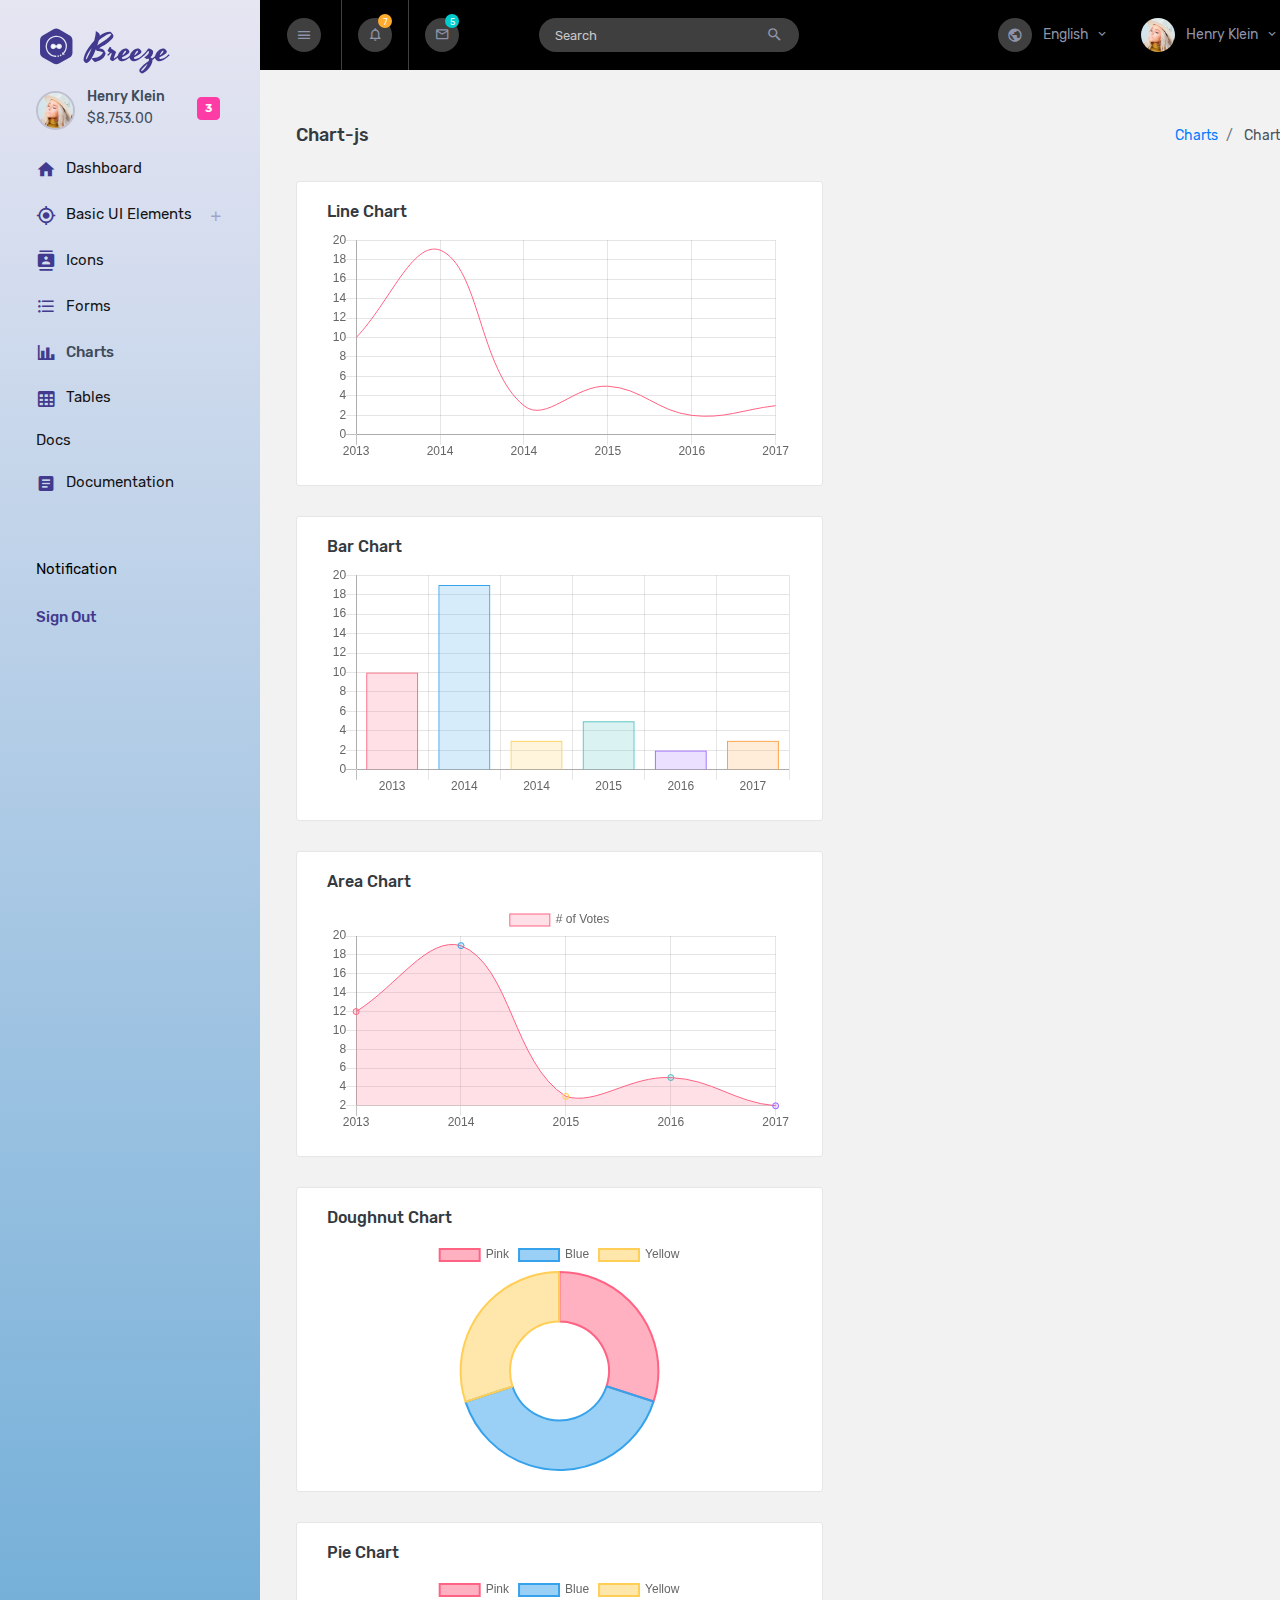
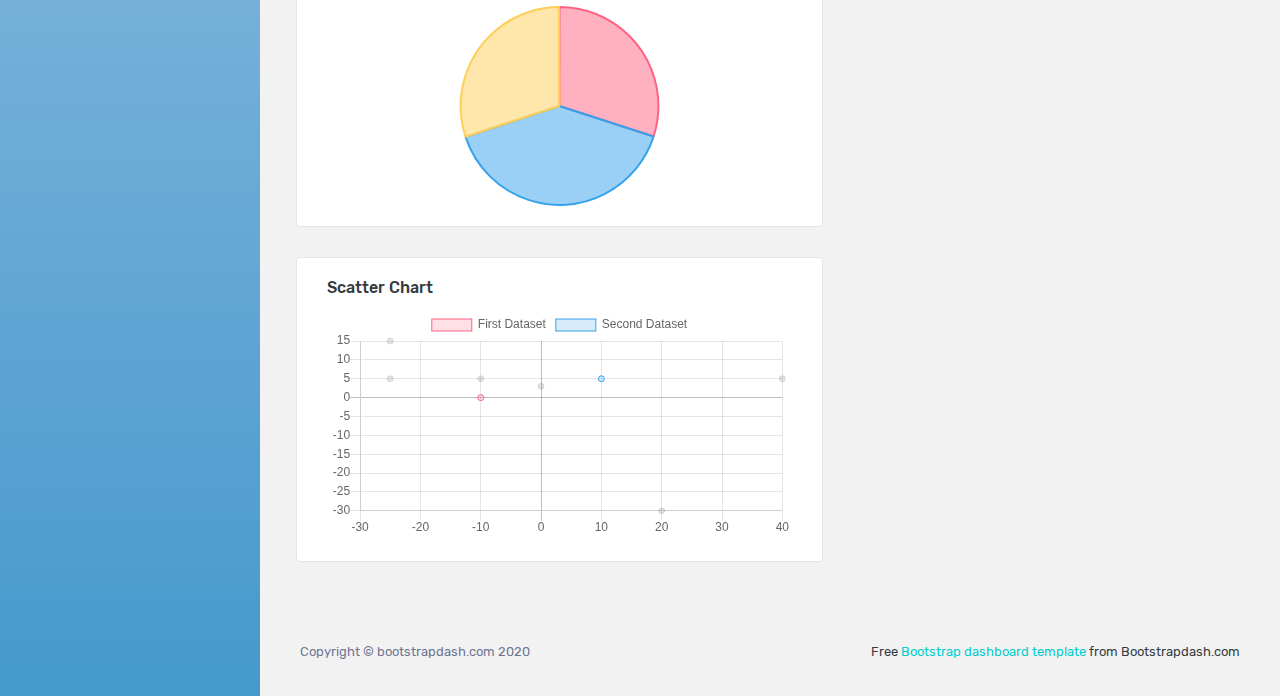
<file: admin/pages/charts/chartjs.html>
<!DOCTYPE html>
<html lang="en">
  <head>
    <!-- Required meta tags -->
    <meta charset="utf-8" />
    <meta name="viewport" content="width=device-width, initial-scale=1, shrink-to-fit=no" />
    <title>Breeze Admin</title>
    <link rel="stylesheet" href="../../assets/vendors/mdi/css/materialdesignicons.min.css" />
    <link rel="stylesheet" href="../../assets/vendors/flag-icon-css/css/flag-icon.min.css" />
    <link rel="stylesheet" href="../../assets/vendors/css/vendor.bundle.base.css" />
    <link rel="stylesheet" href="../../assets/css/style.css" />
    <link rel="shortcut icon" href="../../assets/images/favicon.png" />
  </head>
  <body>
    <div class="container-scroller">
      <nav class="sidebar sidebar-offcanvas" id="sidebar">
        <div class="text-center sidebar-brand-wrapper d-flex align-items-center">
          <a class="sidebar-brand brand-logo" href="../../index.html"><img src="../../assets/images/logo.svg" alt="logo" /></a>
          <a class="sidebar-brand brand-logo-mini pl-4 pt-3" href="../../index.html"><img src="../../assets/images/logo-mini.svg" alt="logo" /></a>
        </div>
        <ul class="nav">
          <li class="nav-item nav-profile">
            <a href="#" class="nav-link">
              <div class="nav-profile-image">
                <img src="../../assets/images/faces/face1.jpg" alt="profile" />
                <span class="login-status online"></span>
                <!--change to offline or busy as needed-->
              </div>
              <div class="nav-profile-text d-flex flex-column pr-3">
                <span class="font-weight-medium mb-2">Henry Klein</span>
                <span class="font-weight-normal">$8,753.00</span>
              </div>
              <span class="badge badge-danger text-white ml-3 rounded">3</span>
            </a>
          </li>
          <li class="nav-item">
            <a class="nav-link" href="../../index.html">
              <i class="mdi mdi-home menu-icon"></i>
              <span class="menu-title">Dashboard</span>
            </a>
          </li>
          <li class="nav-item">
            <a class="nav-link" data-toggle="collapse" href="#ui-basic" aria-expanded="false" aria-controls="ui-basic">
              <i class="mdi mdi-crosshairs-gps menu-icon"></i>
              <span class="menu-title">Basic UI Elements</span>
              <i class="menu-arrow"></i>
            </a>
            <div class="collapse" id="ui-basic">
              <ul class="nav flex-column sub-menu">
                <li class="nav-item">
                  <a class="nav-link" href="../../pages/ui-features/buttons.html">Buttons</a>
                </li>
                <li class="nav-item">
                  <a class="nav-link" href="../../pages/ui-features/dropdowns.html">Dropdowns</a>
                </li>
                <li class="nav-item">
                  <a class="nav-link" href="../../pages/ui-features/typography.html">Typography</a>
                </li>
              </ul>
            </div>
          </li>
          <li class="nav-item">
            <a class="nav-link" href="../../pages/icons/mdi.html">
              <i class="mdi mdi-contacts menu-icon"></i>
              <span class="menu-title">Icons</span>
            </a>
          </li>
          <li class="nav-item">
            <a class="nav-link" href="../../pages/forms/basic_elements.html">
              <i class="mdi mdi-format-list-bulleted menu-icon"></i>
              <span class="menu-title">Forms</span>
            </a>
          </li>
          <li class="nav-item">
            <a class="nav-link" href="../../pages/charts/chartjs.html">
              <i class="mdi mdi-chart-bar menu-icon"></i>
              <span class="menu-title">Charts</span>
            </a>
          </li>
          <li class="nav-item">
            <a class="nav-link" href="../../pages/tables/basic-table.html">
              <i class="mdi mdi-table-large menu-icon"></i>
              <span class="menu-title">Tables</span>
            </a>
          </li>
          <li class="nav-item">
            <span class="nav-link" href="#">
              <span class="menu-title">Docs</span>
            </span>
          </li>
          <li class="nav-item">
            <a class="nav-link" href="https://www.bootstrapdash.com/demo/breeze-free/documentation/documentation.html">
              <i class="mdi mdi-file-document-box menu-icon"></i>
              <span class="menu-title">Documentation</span>
            </a>
          </li>
          <li class="nav-item sidebar-actions">
            <div class="nav-link">
              <div class="mt-4">
                <div class="border-none">
                  <p class="text-black">Notification</p>
                </div>
                <ul class="mt-4 pl-0">
                  <li>Sign Out</li>
                </ul>
              </div>
            </div>
          </li>
        </ul>
      </nav>
      <div class="container-fluid page-body-wrapper">
        <div id="theme-settings" class="settings-panel">
          <i class="settings-close mdi mdi-close"></i>
          <p class="settings-heading">SIDEBAR SKINS</p>
          <div class="sidebar-bg-options selected" id="sidebar-default-theme">
            <div class="img-ss rounded-circle bg-light border mr-3"></div> Default
          </div>
          <div class="sidebar-bg-options" id="sidebar-dark-theme">
            <div class="img-ss rounded-circle bg-dark border mr-3"></div> Dark
          </div>
          <p class="settings-heading mt-2">HEADER SKINS</p>
          <div class="color-tiles mx-0 px-4">
            <div class="tiles light"></div>
            <div class="tiles dark"></div>
          </div>
        </div>
        <nav class="navbar col-lg-12 col-12 p-lg-0 fixed-top d-flex flex-row">
          <div class="navbar-menu-wrapper d-flex align-items-stretch justify-content-between">
            <a class="navbar-brand brand-logo-mini align-self-center d-lg-none" href="../../index.html"><img src="../../assets/images/logo-mini.svg" alt="logo" /></a>
            <button class="navbar-toggler navbar-toggler align-self-center mr-2" type="button" data-toggle="minimize">
              <i class="mdi mdi-menu"></i>
            </button>
            <ul class="navbar-nav">
              <li class="nav-item dropdown">
                <a class="nav-link count-indicator dropdown-toggle" id="notificationDropdown" href="#" data-toggle="dropdown">
                  <i class="mdi mdi-bell-outline"></i>
                  <span class="count count-varient1">7</span>
                </a>
                <div class="dropdown-menu navbar-dropdown navbar-dropdown-large preview-list" aria-labelledby="notificationDropdown">
                  <h6 class="p-3 mb-0">Notifications</h6>
                  <a class="dropdown-item preview-item">
                    <div class="preview-thumbnail">
                      <img src="../../assets/images/faces/face4.jpg" alt="" class="profile-pic" />
                    </div>
                    <div class="preview-item-content">
                      <p class="mb-0"> Dany Miles <span class="text-small text-muted">commented on your photo</span>
                      </p>
                    </div>
                  </a>
                  <a class="dropdown-item preview-item">
                    <div class="preview-thumbnail">
                      <img src="../../assets/images/faces/face3.jpg" alt="" class="profile-pic" />
                    </div>
                    <div class="preview-item-content">
                      <p class="mb-0"> James <span class="text-small text-muted">posted a photo on your wall</span>
                      </p>
                    </div>
                  </a>
                  <a class="dropdown-item preview-item">
                    <div class="preview-thumbnail">
                      <img src="../../assets/images/faces/face2.jpg" alt="" class="profile-pic" />
                    </div>
                    <div class="preview-item-content">
                      <p class="mb-0"> Alex <span class="text-small text-muted">just mentioned you in his post</span>
                      </p>
                    </div>
                  </a>
                  <div class="dropdown-divider"></div>
                  <p class="p-3 mb-0">View all activities</p>
                </div>
              </li>
              <li class="nav-item dropdown d-none d-sm-flex">
                <a class="nav-link count-indicator dropdown-toggle" id="messageDropdown" href="#" data-toggle="dropdown">
                  <i class="mdi mdi-email-outline"></i>
                  <span class="count count-varient2">5</span>
                </a>
                <div class="dropdown-menu navbar-dropdown navbar-dropdown-large preview-list" aria-labelledby="messageDropdown">
                  <h6 class="p-3 mb-0">Messages</h6>
                  <a class="dropdown-item preview-item">
                    <div class="preview-item-content flex-grow">
                      <span class="badge badge-pill badge-success">Request</span>
                      <p class="text-small text-muted ellipsis mb-0"> Suport needed for user123 </p>
                    </div>
                    <p class="text-small text-muted align-self-start"> 4:10 PM </p>
                  </a>
                  <a class="dropdown-item preview-item">
                    <div class="preview-item-content flex-grow">
                      <span class="badge badge-pill badge-warning">Invoices</span>
                      <p class="text-small text-muted ellipsis mb-0"> Invoice for order is mailed </p>
                    </div>
                    <p class="text-small text-muted align-self-start"> 4:10 PM </p>
                  </a>
                  <a class="dropdown-item preview-item">
                    <div class="preview-item-content flex-grow">
                      <span class="badge badge-pill badge-danger">Projects</span>
                      <p class="text-small text-muted ellipsis mb-0"> New project will start tomorrow </p>
                    </div>
                    <p class="text-small text-muted align-self-start"> 4:10 PM </p>
                  </a>
                  <h6 class="p-3 mb-0">See all activity</h6>
                </div>
              </li>
              <li class="nav-item nav-search border-0 ml-1 ml-md-3 ml-lg-5 d-none d-md-flex">
                <form class="nav-link form-inline mt-2 mt-md-0">
                  <div class="input-group">
                    <input type="text" class="form-control" placeholder="Search" />
                    <div class="input-group-append">
                      <span class="input-group-text">
                        <i class="mdi mdi-magnify"></i>
                      </span>
                    </div>
                  </div>
                </form>
              </li>
            </ul>
            <ul class="navbar-nav navbar-nav-right ml-lg-auto">
              <li class="nav-item dropdown d-none d-xl-flex border-0">
                <a class="nav-link dropdown-toggle" id="languageDropdown" href="#" data-toggle="dropdown">
                  <i class="mdi mdi-earth"></i> English </a>
                <div class="dropdown-menu navbar-dropdown" aria-labelledby="languageDropdown">
                  <a class="dropdown-item" href="#"> French </a>
                  <a class="dropdown-item" href="#"> Spain </a>
                  <a class="dropdown-item" href="#"> Latin </a>
                  <a class="dropdown-item" href="#"> Japanese </a>
                </div>
              </li>
              <li class="nav-item nav-profile dropdown border-0">
                <a class="nav-link dropdown-toggle" id="profileDropdown" href="#" data-toggle="dropdown">
                  <img class="nav-profile-img mr-2" alt="" src="../../assets/images/faces/face1.jpg" />
                  <span class="profile-name">Henry Klein</span>
                </a>
                <div class="dropdown-menu navbar-dropdown w-100" aria-labelledby="profileDropdown">
                  <a class="dropdown-item" href="#">
                    <i class="mdi mdi-cached mr-2 text-success"></i> Activity Log </a>
                  <a class="dropdown-item" href="#">
                    <i class="mdi mdi-logout mr-2 text-primary"></i> Signout </a>
                </div>
              </li>
            </ul>
            <button class="navbar-toggler navbar-toggler-right d-lg-none align-self-center" type="button" data-toggle="offcanvas">
              <span class="mdi mdi-menu"></span>
            </button>
          </div>
        </nav>
        <div class="main-panel">
          <div class="content-wrapper">
            <div class="page-header">
              <h3 class="page-title">Chart-js</h3>
              <nav aria-label="breadcrumb">
                <ol class="breadcrumb">
                  <li class="breadcrumb-item"><a href="#">Charts</a></li>
                  <li class="breadcrumb-item active" aria-current="page"> Chart-js </li>
                </ol>
              </nav>
            </div>
            <div class="row">
              <div class="col-lg-6 grid-margin stretch-card">
                <div class="card">
                  <div class="card-body">
                    <h4 class="card-title">Line chart</h4>
                    <canvas id="lineChart" style="height: 250px;"></canvas>
                  </div>
                </div>
              </div>
              <div class="col-lg-6 grid-margin stretch-card">
                <div class="card">
                  <div class="card-body">
                    <h4 class="card-title">Bar chart</h4>
                    <canvas id="barChart" style="height: 230px;"></canvas>
                  </div>
                </div>
              </div>
            </div>
            <div class="row">
              <div class="col-lg-6 grid-margin stretch-card">
                <div class="card">
                  <div class="card-body">
                    <h4 class="card-title">Area chart</h4>
                    <canvas id="areaChart" style="height: 250px;"></canvas>
                  </div>
                </div>
              </div>
              <div class="col-lg-6 grid-margin stretch-card">
                <div class="card">
                  <div class="card-body">
                    <h4 class="card-title">Doughnut chart</h4>
                    <canvas id="doughnutChart" style="height: 250px;"></canvas>
                  </div>
                </div>
              </div>
            </div>
            <div class="row">
              <div class="col-lg-6 grid-margin stretch-card">
                <div class="card">
                  <div class="card-body">
                    <h4 class="card-title">Pie chart</h4>
                    <canvas id="pieChart" style="height: 250px;"></canvas>
                  </div>
                </div>
              </div>
              <div class="col-lg-6 grid-margin stretch-card">
                <div class="card">
                  <div class="card-body">
                    <h4 class="card-title">Scatter chart</h4>
                    <canvas id="scatterChart" style="height: 250px;"></canvas>
                  </div>
                </div>
              </div>
            </div>
          </div>
          <footer class="footer">
            <div class="d-sm-flex justify-content-center justify-content-sm-between">
              <span class="text-muted d-block text-center text-sm-left d-sm-inline-block">Copyright © bootstrapdash.com 2020</span>
              <span class="float-none float-sm-right d-block mt-1 mt-sm-0 text-center"> Free <a href="https://www.bootstrapdash.com/" target="_blank">Bootstrap dashboard template</a> from Bootstrapdash.com</span>
            </div>
          </footer>
        </div>
        <!-- main-panel ends -->
      </div>
      <!-- page-body-wrapper ends -->
    </div>
    <!-- container-scroller -->
    <script src="../../assets/vendors/js/vendor.bundle.base.js"></script>
    <script src="../../assets/vendors/chart.js/Chart.min.js"></script>
    <script src="../../assets/js/off-canvas.js"></script>
    <script src="../../assets/js/hoverable-collapse.js"></script>
    <script src="../../assets/js/misc.js"></script>
    <script src="../../assets/js/chart.js"></script>
  </body>
</html>
</file>
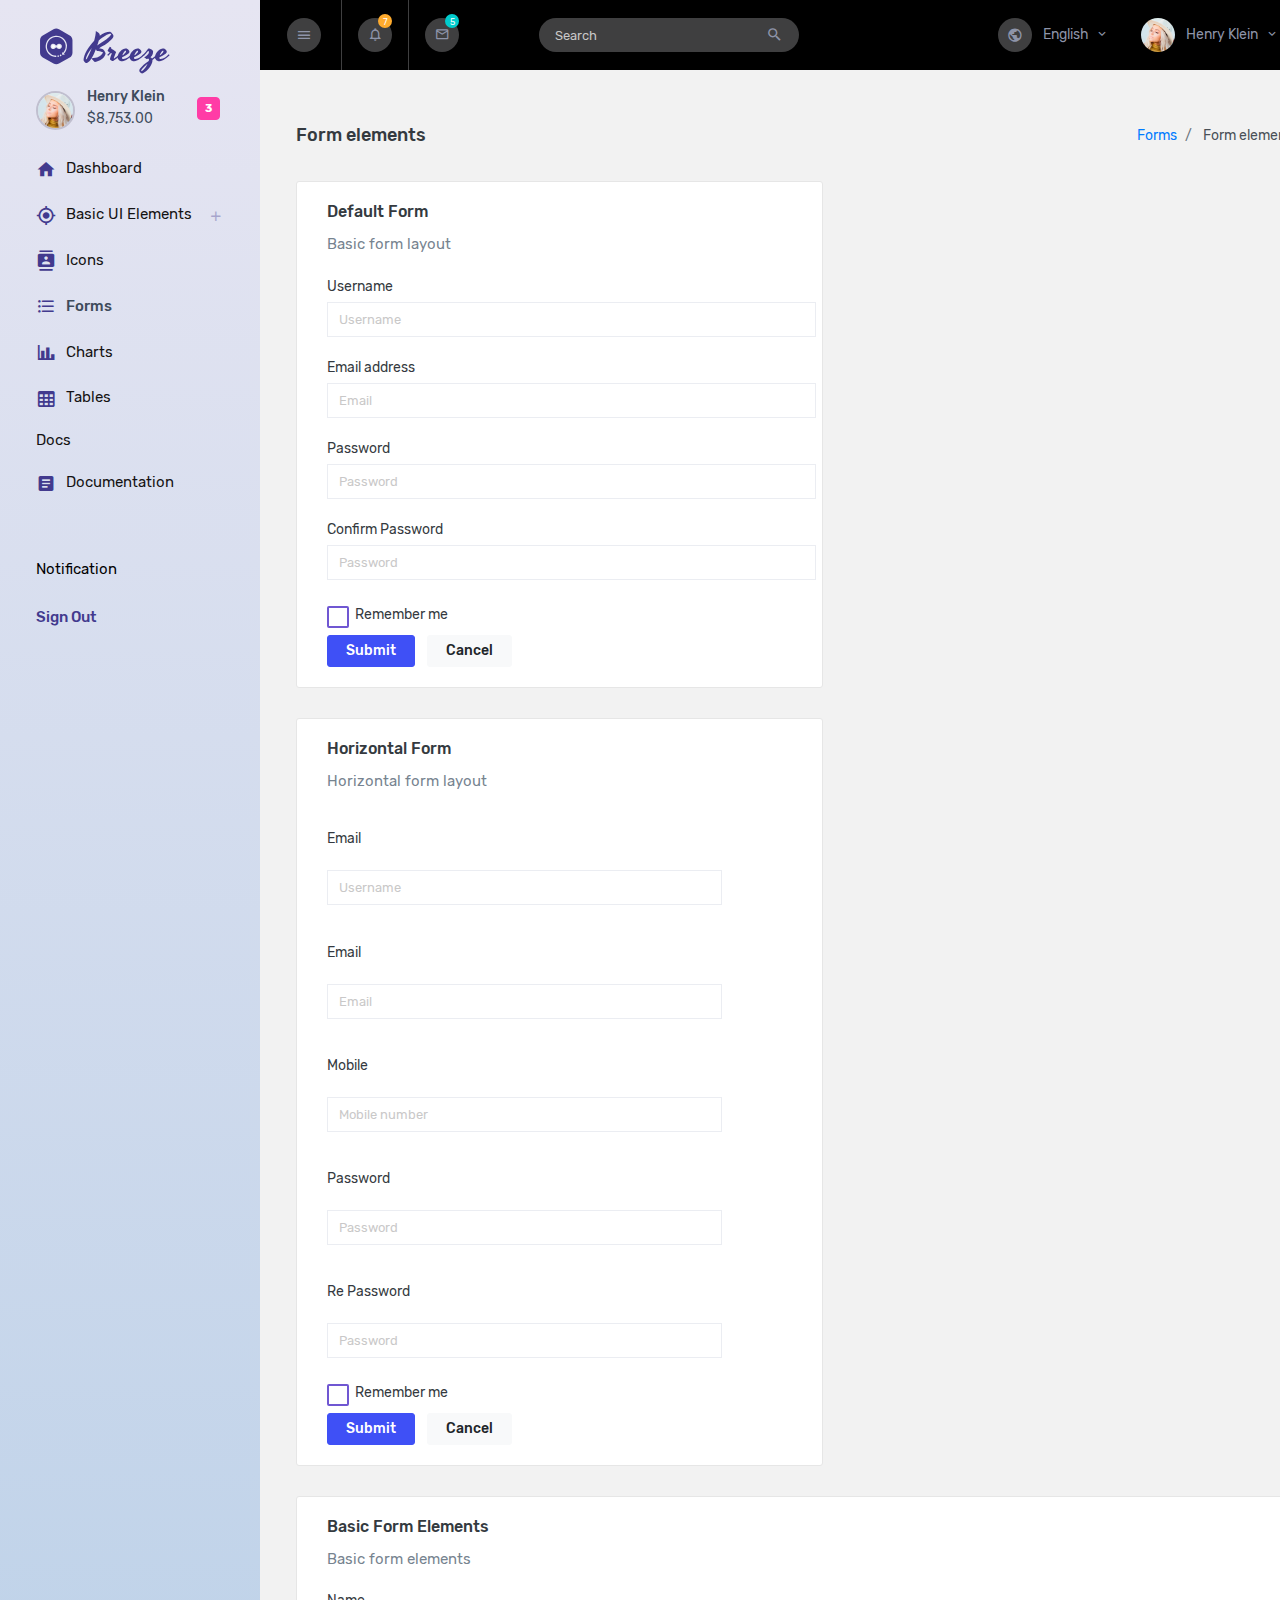
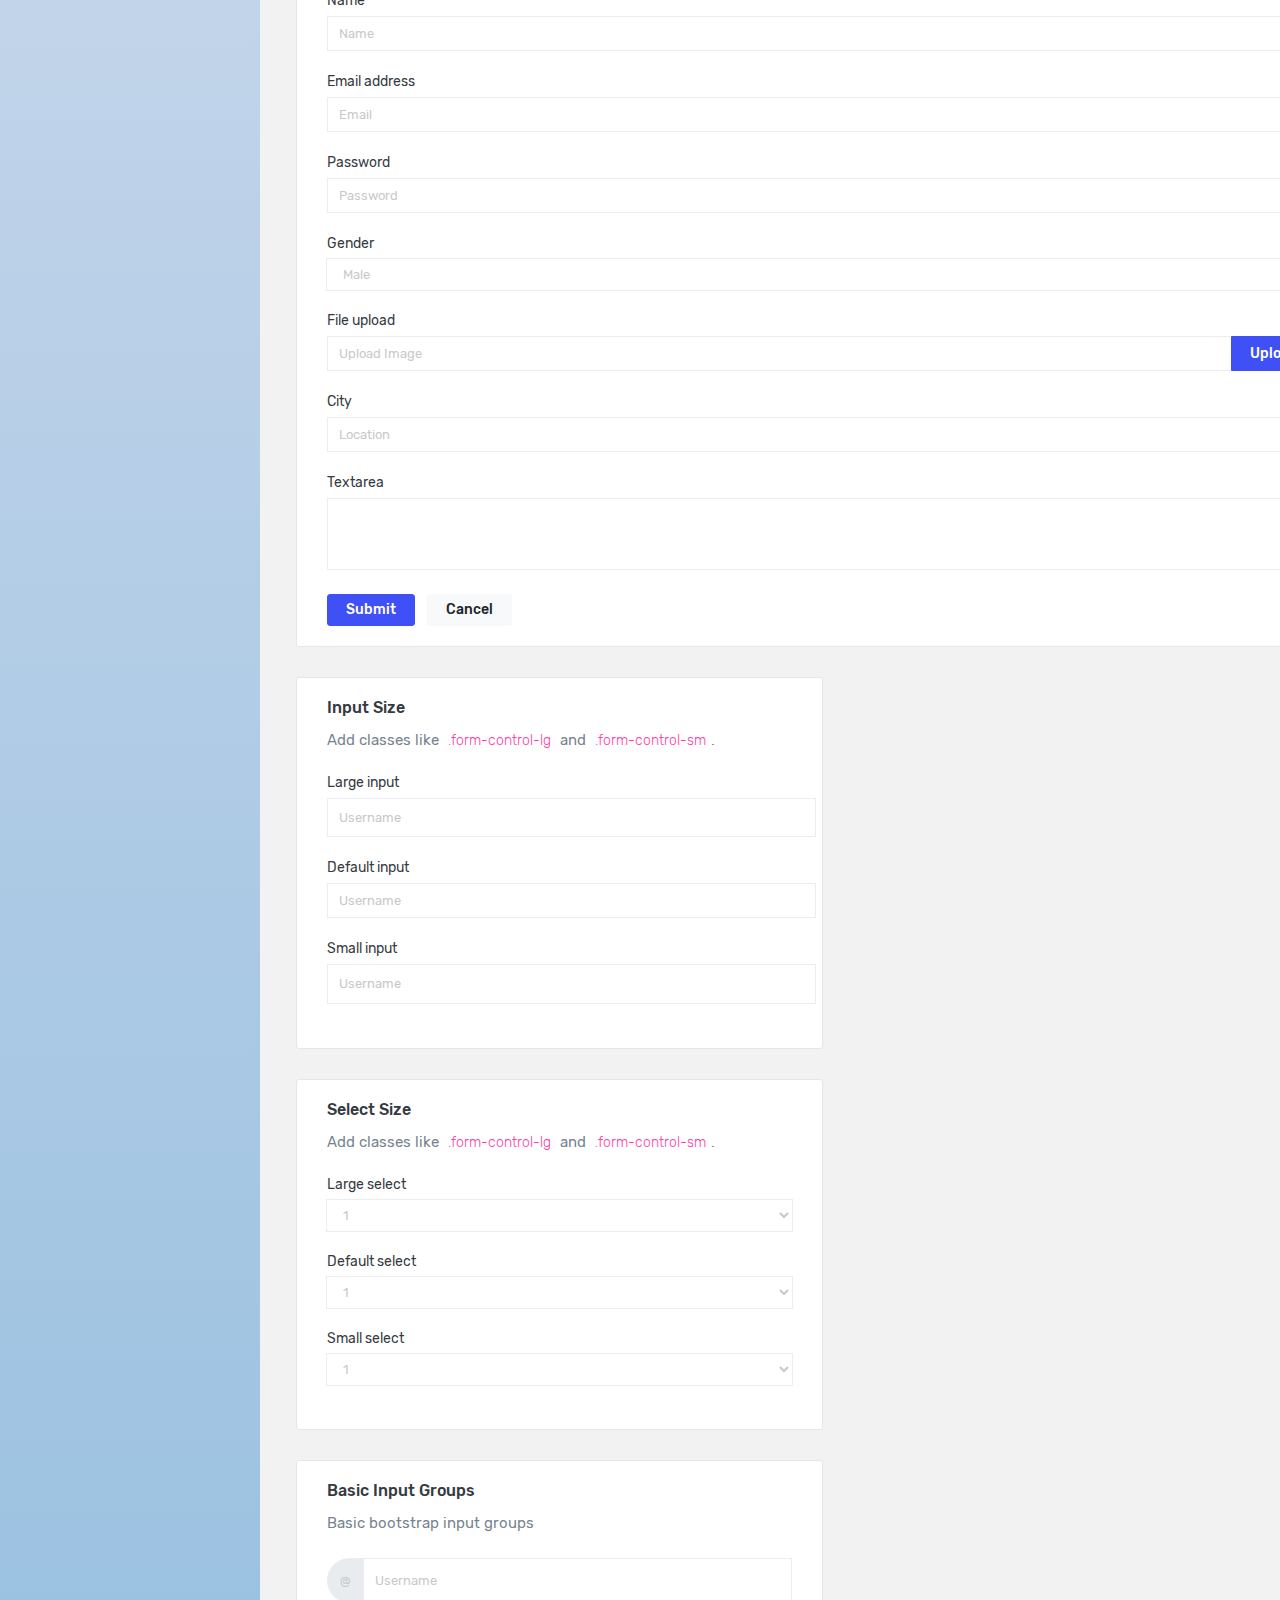
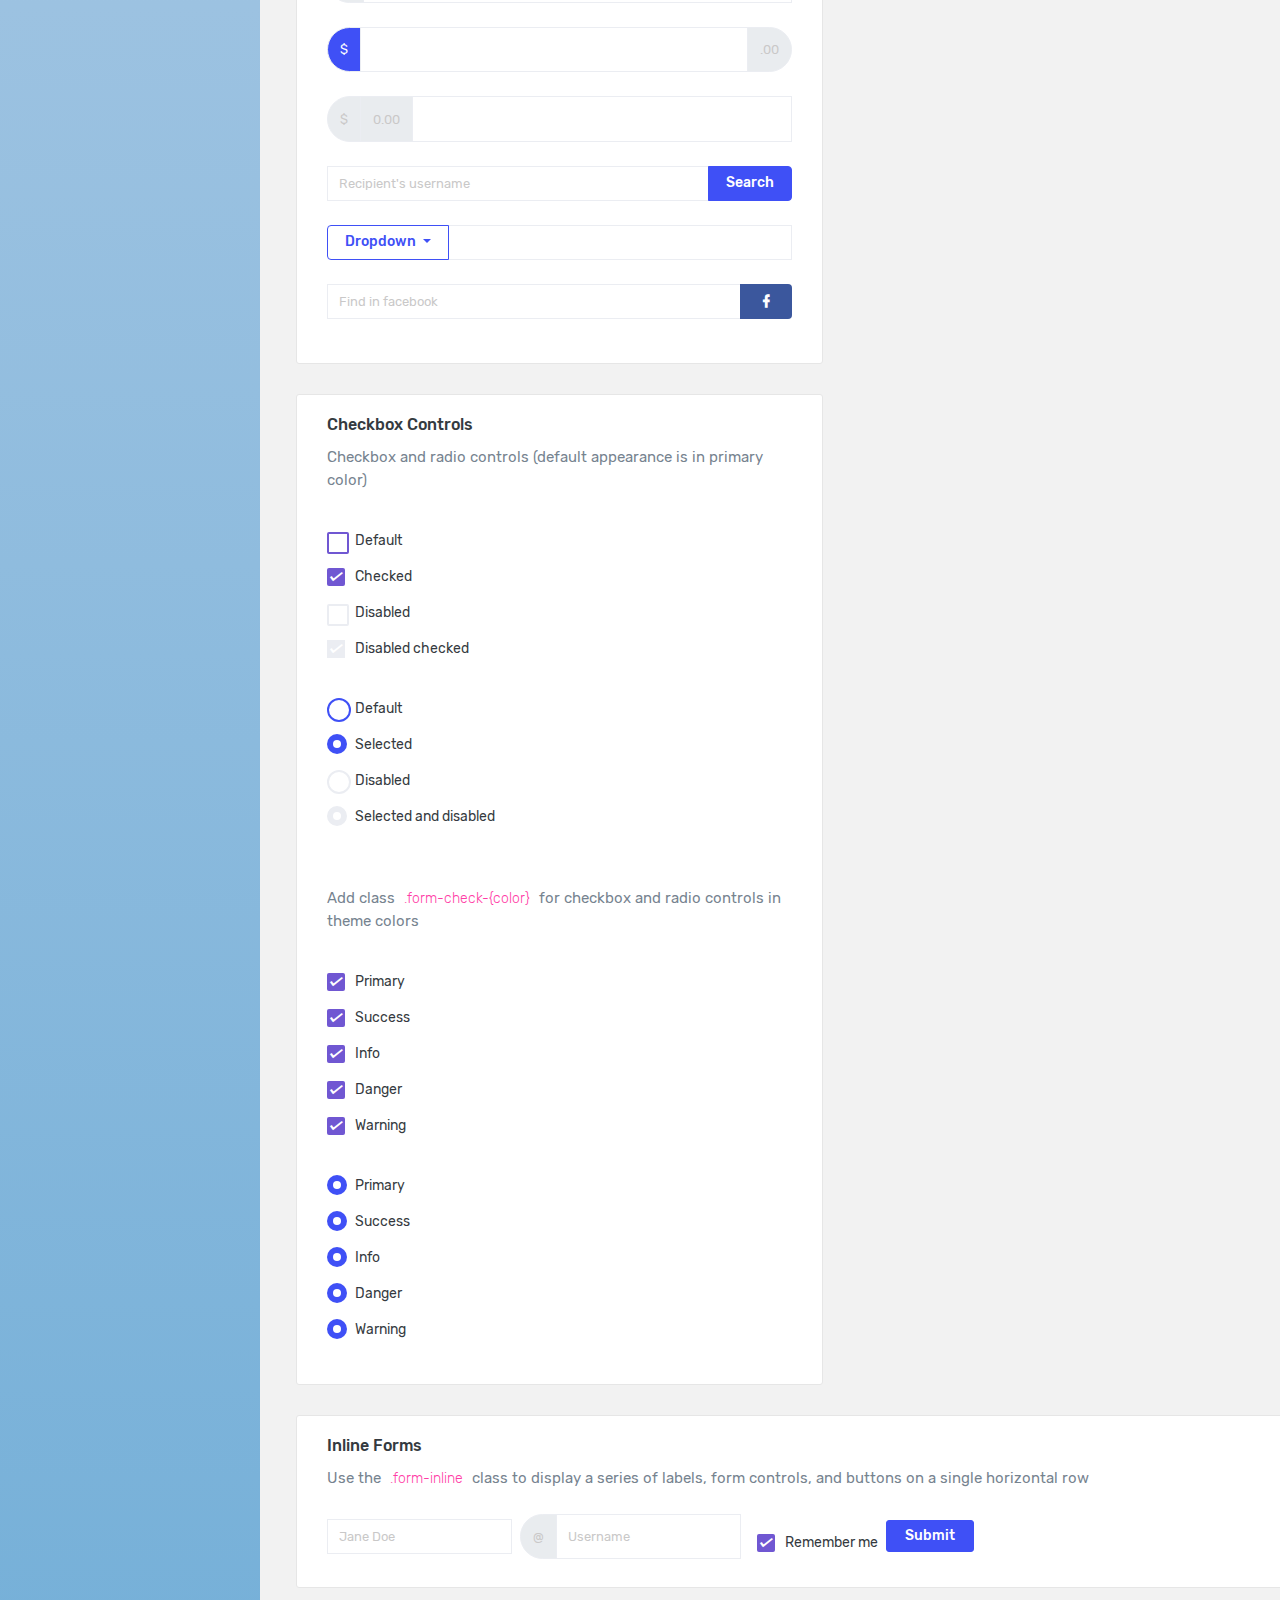
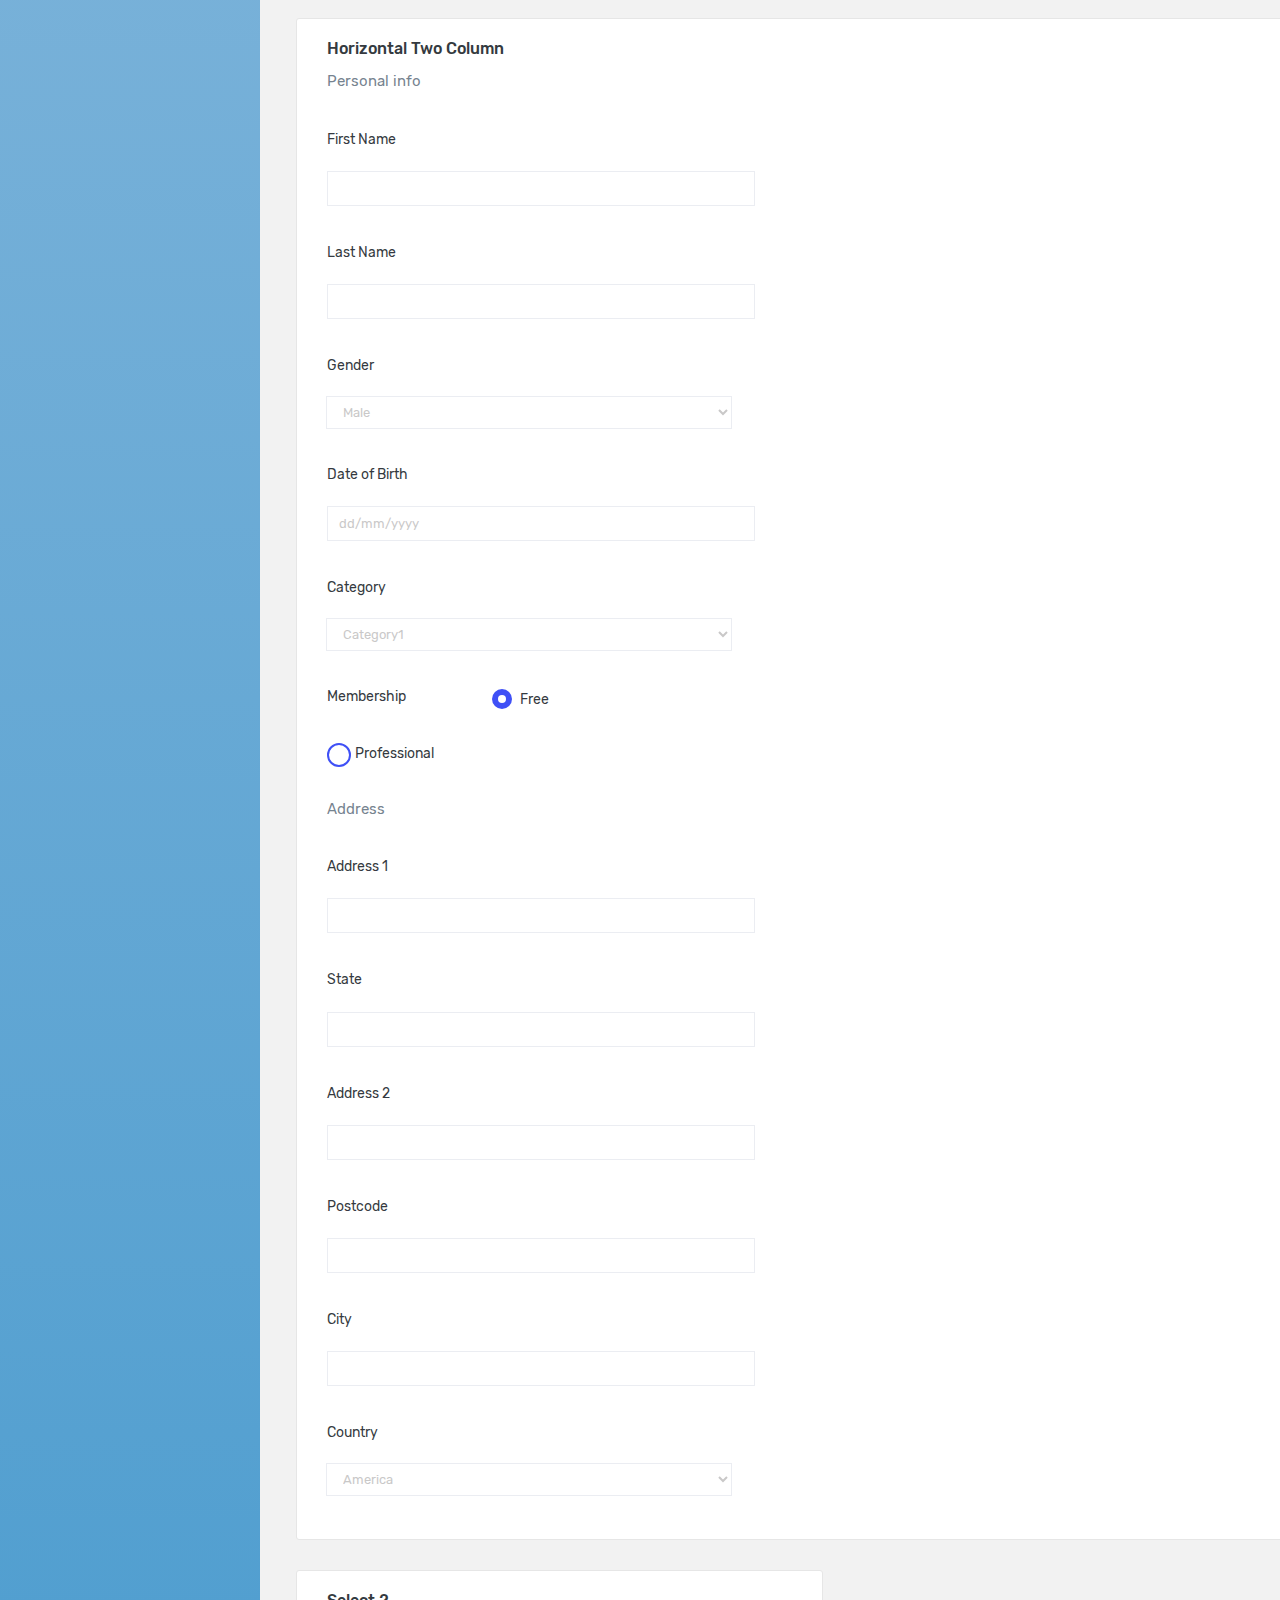
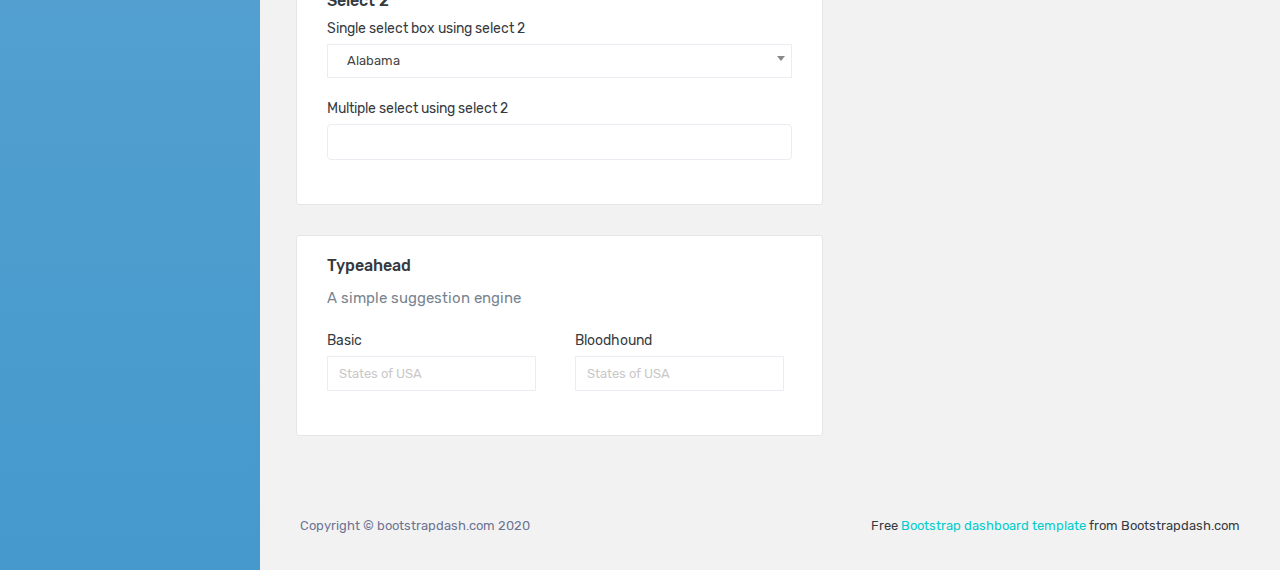
<file: admin/pages/forms/basic_elements.html>
<!DOCTYPE html>
<html lang="en">
  <head>
    <!-- Required meta tags -->
    <meta charset="utf-8" />
    <meta name="viewport" content="width=device-width, initial-scale=1, shrink-to-fit=no" />
    <title>Breeze Admin</title>
    <link rel="stylesheet" href="../../assets/vendors/mdi/css/materialdesignicons.min.css" />
    <link rel="stylesheet" href="../../assets/vendors/flag-icon-css/css/flag-icon.min.css" />
    <link rel="stylesheet" href="../../assets/vendors/css/vendor.bundle.base.css" />
    <link rel="stylesheet" href="../../assets/vendors/select2/select2.min.css" />
    <link rel="stylesheet" href="../../assets/vendors/select2-bootstrap-theme/select2-bootstrap.min.css" />
    <link rel="stylesheet" href="../../assets/css/style.css" />
    <link rel="shortcut icon" href="../../assets/images/favicon.png" />
  </head>
  <body>
    <div class="container-scroller">
      <nav class="sidebar sidebar-offcanvas" id="sidebar">
        <div class="text-center sidebar-brand-wrapper d-flex align-items-center">
          <a class="sidebar-brand brand-logo" href="../../index.html"><img src="../../assets/images/logo.svg" alt="logo" /></a>
          <a class="sidebar-brand brand-logo-mini pl-4 pt-3" href="../../index.html"><img src="../../assets/images/logo-mini.svg" alt="logo" /></a>
        </div>
        <ul class="nav">
          <li class="nav-item nav-profile">
            <a href="#" class="nav-link">
              <div class="nav-profile-image">
                <img src="../../assets/images/faces/face1.jpg" alt="profile" />
                <span class="login-status online"></span>
                <!--change to offline or busy as needed-->
              </div>
              <div class="nav-profile-text d-flex flex-column pr-3">
                <span class="font-weight-medium mb-2">Henry Klein</span>
                <span class="font-weight-normal">$8,753.00</span>
              </div>
              <span class="badge badge-danger text-white ml-3 rounded">3</span>
            </a>
          </li>
          <li class="nav-item">
            <a class="nav-link" href="../../index.html">
              <i class="mdi mdi-home menu-icon"></i>
              <span class="menu-title">Dashboard</span>
            </a>
          </li>
          <li class="nav-item">
            <a class="nav-link" data-toggle="collapse" href="#ui-basic" aria-expanded="false" aria-controls="ui-basic">
              <i class="mdi mdi-crosshairs-gps menu-icon"></i>
              <span class="menu-title">Basic UI Elements</span>
              <i class="menu-arrow"></i>
            </a>
            <div class="collapse" id="ui-basic">
              <ul class="nav flex-column sub-menu">
                <li class="nav-item">
                  <a class="nav-link" href="../../pages/ui-features/buttons.html">Buttons</a>
                </li>
                <li class="nav-item">
                  <a class="nav-link" href="../../pages/ui-features/dropdowns.html">Dropdowns</a>
                </li>
                <li class="nav-item">
                  <a class="nav-link" href="../../pages/ui-features/typography.html">Typography</a>
                </li>
              </ul>
            </div>
          </li>
          <li class="nav-item">
            <a class="nav-link" href="../../pages/icons/mdi.html">
              <i class="mdi mdi-contacts menu-icon"></i>
              <span class="menu-title">Icons</span>
            </a>
          </li>
          <li class="nav-item">
            <a class="nav-link" href="../../pages/forms/basic_elements.html">
              <i class="mdi mdi-format-list-bulleted menu-icon"></i>
              <span class="menu-title">Forms</span>
            </a>
          </li>
          <li class="nav-item">
            <a class="nav-link" href="../../pages/charts/chartjs.html">
              <i class="mdi mdi-chart-bar menu-icon"></i>
              <span class="menu-title">Charts</span>
            </a>
          </li>
          <li class="nav-item">
            <a class="nav-link" href="../../pages/tables/basic-table.html">
              <i class="mdi mdi-table-large menu-icon"></i>
              <span class="menu-title">Tables</span>
            </a>
          </li>
          <li class="nav-item">
            <span class="nav-link" href="#">
              <span class="menu-title">Docs</span>
            </span>
          </li>
          <li class="nav-item">
            <a class="nav-link" href="https://www.bootstrapdash.com/demo/breeze-free/documentation/documentation.html">
              <i class="mdi mdi-file-document-box menu-icon"></i>
              <span class="menu-title">Documentation</span>
            </a>
          </li>
          <li class="nav-item sidebar-actions">
            <div class="nav-link">
              <div class="mt-4">
                <div class="border-none">
                  <p class="text-black">Notification</p>
                </div>
                <ul class="mt-4 pl-0">
                  <li>Sign Out</li>
                </ul>
              </div>
            </div>
          </li>
        </ul>
      </nav>
      <div class="container-fluid page-body-wrapper">
        <div id="theme-settings" class="settings-panel">
          <i class="settings-close mdi mdi-close"></i>
          <p class="settings-heading">SIDEBAR SKINS</p>
          <div class="sidebar-bg-options selected" id="sidebar-default-theme">
            <div class="img-ss rounded-circle bg-light border mr-3"></div> Default
          </div>
          <div class="sidebar-bg-options" id="sidebar-dark-theme">
            <div class="img-ss rounded-circle bg-dark border mr-3"></div> Dark
          </div>
          <p class="settings-heading mt-2">HEADER SKINS</p>
          <div class="color-tiles mx-0 px-4">
            <div class="tiles light"></div>
            <div class="tiles dark"></div>
          </div>
        </div>
        <nav class="navbar col-lg-12 col-12 p-lg-0 fixed-top d-flex flex-row">
          <div class="navbar-menu-wrapper d-flex align-items-stretch justify-content-between">
            <a class="navbar-brand brand-logo-mini align-self-center d-lg-none" href="../../index.html"><img src="../../assets/images/logo-mini.svg" alt="logo" /></a>
            <button class="navbar-toggler navbar-toggler align-self-center mr-2" type="button" data-toggle="minimize">
              <i class="mdi mdi-menu"></i>
            </button>
            <ul class="navbar-nav">
              <li class="nav-item dropdown">
                <a class="nav-link count-indicator dropdown-toggle" id="notificationDropdown" href="#" data-toggle="dropdown">
                  <i class="mdi mdi-bell-outline"></i>
                  <span class="count count-varient1">7</span>
                </a>
                <div class="dropdown-menu navbar-dropdown navbar-dropdown-large preview-list" aria-labelledby="notificationDropdown">
                  <h6 class="p-3 mb-0">Notifications</h6>
                  <a class="dropdown-item preview-item">
                    <div class="preview-thumbnail">
                      <img src="../../assets/images/faces/face4.jpg" alt="" class="profile-pic" />
                    </div>
                    <div class="preview-item-content">
                      <p class="mb-0"> Dany Miles <span class="text-small text-muted">commented on your photo</span>
                      </p>
                    </div>
                  </a>
                  <a class="dropdown-item preview-item">
                    <div class="preview-thumbnail">
                      <img src="../../assets/images/faces/face3.jpg" alt="" class="profile-pic" />
                    </div>
                    <div class="preview-item-content">
                      <p class="mb-0"> James <span class="text-small text-muted">posted a photo on your wall</span>
                      </p>
                    </div>
                  </a>
                  <a class="dropdown-item preview-item">
                    <div class="preview-thumbnail">
                      <img src="../../assets/images/faces/face2.jpg" alt="" class="profile-pic" />
                    </div>
                    <div class="preview-item-content">
                      <p class="mb-0"> Alex <span class="text-small text-muted">just mentioned you in his post</span>
                      </p>
                    </div>
                  </a>
                  <div class="dropdown-divider"></div>
                  <p class="p-3 mb-0">View all activities</p>
                </div>
              </li>
              <li class="nav-item dropdown d-none d-sm-flex">
                <a class="nav-link count-indicator dropdown-toggle" id="messageDropdown" href="#" data-toggle="dropdown">
                  <i class="mdi mdi-email-outline"></i>
                  <span class="count count-varient2">5</span>
                </a>
                <div class="dropdown-menu navbar-dropdown navbar-dropdown-large preview-list" aria-labelledby="messageDropdown">
                  <h6 class="p-3 mb-0">Messages</h6>
                  <a class="dropdown-item preview-item">
                    <div class="preview-item-content flex-grow">
                      <span class="badge badge-pill badge-success">Request</span>
                      <p class="text-small text-muted ellipsis mb-0"> Suport needed for user123 </p>
                    </div>
                    <p class="text-small text-muted align-self-start"> 4:10 PM </p>
                  </a>
                  <a class="dropdown-item preview-item">
                    <div class="preview-item-content flex-grow">
                      <span class="badge badge-pill badge-warning">Invoices</span>
                      <p class="text-small text-muted ellipsis mb-0"> Invoice for order is mailed </p>
                    </div>
                    <p class="text-small text-muted align-self-start"> 4:10 PM </p>
                  </a>
                  <a class="dropdown-item preview-item">
                    <div class="preview-item-content flex-grow">
                      <span class="badge badge-pill badge-danger">Projects</span>
                      <p class="text-small text-muted ellipsis mb-0"> New project will start tomorrow </p>
                    </div>
                    <p class="text-small text-muted align-self-start"> 4:10 PM </p>
                  </a>
                  <h6 class="p-3 mb-0">See all activity</h6>
                </div>
              </li>
              <li class="nav-item nav-search border-0 ml-1 ml-md-3 ml-lg-5 d-none d-md-flex">
                <form class="nav-link form-inline mt-2 mt-md-0">
                  <div class="input-group">
                    <input type="text" class="form-control" placeholder="Search" />
                    <div class="input-group-append">
                      <span class="input-group-text">
                        <i class="mdi mdi-magnify"></i>
                      </span>
                    </div>
                  </div>
                </form>
              </li>
            </ul>
            <ul class="navbar-nav navbar-nav-right ml-lg-auto">
              <li class="nav-item dropdown d-none d-xl-flex border-0">
                <a class="nav-link dropdown-toggle" id="languageDropdown" href="#" data-toggle="dropdown">
                  <i class="mdi mdi-earth"></i> English </a>
                <div class="dropdown-menu navbar-dropdown" aria-labelledby="languageDropdown">
                  <a class="dropdown-item" href="#"> French </a>
                  <a class="dropdown-item" href="#"> Spain </a>
                  <a class="dropdown-item" href="#"> Latin </a>
                  <a class="dropdown-item" href="#"> Japanese </a>
                </div>
              </li>
              <li class="nav-item nav-profile dropdown border-0">
                <a class="nav-link dropdown-toggle" id="profileDropdown" href="#" data-toggle="dropdown">
                  <img class="nav-profile-img mr-2" alt="" src="../../assets/images/faces/face1.jpg" />
                  <span class="profile-name">Henry Klein</span>
                </a>
                <div class="dropdown-menu navbar-dropdown w-100" aria-labelledby="profileDropdown">
                  <a class="dropdown-item" href="#">
                    <i class="mdi mdi-cached mr-2 text-success"></i> Activity Log </a>
                  <a class="dropdown-item" href="#">
                    <i class="mdi mdi-logout mr-2 text-primary"></i> Signout </a>
                </div>
              </li>
            </ul>
            <button class="navbar-toggler navbar-toggler-right d-lg-none align-self-center" type="button" data-toggle="offcanvas">
              <span class="mdi mdi-menu"></span>
            </button>
          </div>
        </nav>
        <div class="main-panel">
          <div class="content-wrapper">
            <div class="page-header">
              <h3 class="page-title">Form elements</h3>
              <nav aria-label="breadcrumb">
                <ol class="breadcrumb">
                  <li class="breadcrumb-item"><a href="#">Forms</a></li>
                  <li class="breadcrumb-item active" aria-current="page"> Form elements </li>
                </ol>
              </nav>
            </div>
            <div class="row">
              <div class="col-md-6 grid-margin stretch-card">
                <div class="card">
                  <div class="card-body">
                    <h4 class="card-title">Default form</h4>
                    <p class="card-description">Basic form layout</p>
                    <form class="forms-sample">
                      <div class="form-group">
                        <label for="exampleInputUsername1">Username</label>
                        <input type="text" class="form-control" id="exampleInputUsername1" placeholder="Username" />
                      </div>
                      <div class="form-group">
                        <label for="exampleInputEmail1">Email address</label>
                        <input type="email" class="form-control" id="exampleInputEmail1" placeholder="Email" />
                      </div>
                      <div class="form-group">
                        <label for="exampleInputPassword1">Password</label>
                        <input type="password" class="form-control" id="exampleInputPassword1" placeholder="Password" />
                      </div>
                      <div class="form-group">
                        <label for="exampleInputConfirmPassword1">Confirm Password</label>
                        <input type="password" class="form-control" id="exampleInputConfirmPassword1" placeholder="Password" />
                      </div>
                      <div class="form-check form-check-flat form-check-primary">
                        <label class="form-check-label">
                          <input type="checkbox" class="form-check-input" /> Remember me </label>
                      </div>
                      <button type="submit" class="btn btn-primary mr-2"> Submit </button>
                      <button class="btn btn-light">Cancel</button>
                    </form>
                  </div>
                </div>
              </div>
              <div class="col-md-6 grid-margin stretch-card">
                <div class="card">
                  <div class="card-body">
                    <h4 class="card-title">Horizontal Form</h4>
                    <p class="card-description">Horizontal form layout</p>
                    <form class="forms-sample">
                      <div class="form-group row">
                        <label for="exampleInputUsername2" class="col-sm-3 col-form-label">Email</label>
                        <div class="col-sm-9">
                          <input type="text" class="form-control" id="exampleInputUsername2" placeholder="Username" />
                        </div>
                      </div>
                      <div class="form-group row">
                        <label for="exampleInputEmail2" class="col-sm-3 col-form-label">Email</label>
                        <div class="col-sm-9">
                          <input type="email" class="form-control" id="exampleInputEmail2" placeholder="Email" />
                        </div>
                      </div>
                      <div class="form-group row">
                        <label for="exampleInputMobile" class="col-sm-3 col-form-label">Mobile</label>
                        <div class="col-sm-9">
                          <input type="text" class="form-control" id="exampleInputMobile" placeholder="Mobile number" />
                        </div>
                      </div>
                      <div class="form-group row">
                        <label for="exampleInputPassword2" class="col-sm-3 col-form-label">Password</label>
                        <div class="col-sm-9">
                          <input type="password" class="form-control" id="exampleInputPassword2" placeholder="Password" />
                        </div>
                      </div>
                      <div class="form-group row">
                        <label for="exampleInputConfirmPassword2" class="col-sm-3 col-form-label">Re Password</label>
                        <div class="col-sm-9">
                          <input type="password" class="form-control" id="exampleInputConfirmPassword2" placeholder="Password" />
                        </div>
                      </div>
                      <div class="form-check form-check-flat form-check-primary">
                        <label class="form-check-label">
                          <input type="checkbox" class="form-check-input" /> Remember me </label>
                      </div>
                      <button type="submit" class="btn btn-primary mr-2"> Submit </button>
                      <button class="btn btn-light">Cancel</button>
                    </form>
                  </div>
                </div>
              </div>
              <div class="col-12 grid-margin stretch-card">
                <div class="card">
                  <div class="card-body">
                    <h4 class="card-title">Basic form elements</h4>
                    <p class="card-description">Basic form elements</p>
                    <form class="forms-sample">
                      <div class="form-group">
                        <label for="exampleInputName1">Name</label>
                        <input type="text" class="form-control" id="exampleInputName1" placeholder="Name" />
                      </div>
                      <div class="form-group">
                        <label for="exampleInputEmail3">Email address</label>
                        <input type="email" class="form-control" id="exampleInputEmail3" placeholder="Email" />
                      </div>
                      <div class="form-group">
                        <label for="exampleInputPassword4">Password</label>
                        <input type="password" class="form-control" id="exampleInputPassword4" placeholder="Password" />
                      </div>
                      <div class="form-group">
                        <label for="exampleSelectGender">Gender</label>
                        <select class="form-control" id="exampleSelectGender">
                          <option>Male</option>
                          <option>Female</option>
                        </select>
                      </div>
                      <div class="form-group">
                        <label>File upload</label>
                        <input type="file" name="img[]" class="file-upload-default" />
                        <div class="input-group col-xs-12">
                          <input type="text" class="form-control file-upload-info" disabled placeholder="Upload Image" />
                          <span class="input-group-append">
                            <button class="file-upload-browse btn btn-primary" type="button"> Upload </button>
                          </span>
                        </div>
                      </div>
                      <div class="form-group">
                        <label for="exampleInputCity1">City</label>
                        <input type="text" class="form-control" id="exampleInputCity1" placeholder="Location" />
                      </div>
                      <div class="form-group">
                        <label for="exampleTextarea1">Textarea</label>
                        <textarea
                          class="form-control"
                          id="exampleTextarea1"
                          rows="4"
                        ></textarea>
                      </div>
                      <button type="submit" class="btn btn-primary mr-2"> Submit </button>
                      <button class="btn btn-light">Cancel</button>
                    </form>
                  </div>
                </div>
              </div>
              <div class="col-md-6 grid-margin stretch-card">
                <div class="card">
                  <div class="card-body">
                    <h4 class="card-title">Input size</h4>
                    <p class="card-description"> Add classes like <code>.form-control-lg</code> and <code>.form-control-sm</code>. </p>
                    <div class="form-group">
                      <label>Large input</label>
                      <input type="text" class="form-control form-control-lg" placeholder="Username" aria-label="Username" />
                    </div>
                    <div class="form-group">
                      <label>Default input</label>
                      <input type="text" class="form-control" placeholder="Username" aria-label="Username" />
                    </div>
                    <div class="form-group">
                      <label>Small input</label>
                      <input type="text" class="form-control form-control-sm" placeholder="Username" aria-label="Username" />
                    </div>
                  </div>
                </div>
              </div>
              <div class="col-md-6 grid-margin stretch-card">
                <div class="card">
                  <div class="card-body">
                    <h4 class="card-title">Select size</h4>
                    <p class="card-description"> Add classes like <code>.form-control-lg</code> and <code>.form-control-sm</code>. </p>
                    <div class="form-group">
                      <label for="exampleFormControlSelect1">Large select</label>
                      <select class="form-control form-control-lg" id="exampleFormControlSelect1">
                        <option>1</option>
                        <option>2</option>
                        <option>3</option>
                        <option>4</option>
                        <option>5</option>
                      </select>
                    </div>
                    <div class="form-group">
                      <label for="exampleFormControlSelect2">Default select</label>
                      <select class="form-control" id="exampleFormControlSelect2">
                        <option>1</option>
                        <option>2</option>
                        <option>3</option>
                        <option>4</option>
                        <option>5</option>
                      </select>
                    </div>
                    <div class="form-group">
                      <label for="exampleFormControlSelect3">Small select</label>
                      <select class="form-control form-control-sm" id="exampleFormControlSelect3">
                        <option>1</option>
                        <option>2</option>
                        <option>3</option>
                        <option>4</option>
                        <option>5</option>
                      </select>
                    </div>
                  </div>
                </div>
              </div>
              <div class="col-md-6 grid-margin stretch-card">
                <div class="card">
                  <div class="card-body">
                    <h4 class="card-title">Basic input groups</h4>
                    <p class="card-description">Basic bootstrap input groups</p>
                    <div class="form-group">
                      <div class="input-group">
                        <div class="input-group-prepend">
                          <span class="input-group-text">@</span>
                        </div>
                        <input type="text" class="form-control" placeholder="Username" aria-label="Username" aria-describedby="basic-addon1" />
                      </div>
                    </div>
                    <div class="form-group">
                      <div class="input-group">
                        <div class="input-group-prepend">
                          <span class="input-group-text bg-primary text-white">$</span>
                        </div>
                        <input type="text" class="form-control" aria-label="Amount (to the nearest dollar)" />
                        <div class="input-group-append">
                          <span class="input-group-text">.00</span>
                        </div>
                      </div>
                    </div>
                    <div class="form-group">
                      <div class="input-group">
                        <div class="input-group-prepend">
                          <span class="input-group-text">$</span>
                        </div>
                        <div class="input-group-prepend">
                          <span class="input-group-text">0.00</span>
                        </div>
                        <input type="text" class="form-control" aria-label="Amount (to the nearest dollar)" />
                      </div>
                    </div>
                    <div class="form-group">
                      <div class="input-group">
                        <input type="text" class="form-control" placeholder="Recipient's username" aria-label="Recipient's username" aria-describedby="basic-addon2" />
                        <div class="input-group-append">
                          <button class="btn btn-sm btn-primary" type="button"> Search </button>
                        </div>
                      </div>
                    </div>
                    <div class="form-group">
                      <div class="input-group">
                        <div class="input-group-prepend">
                          <button class="btn btn-sm btn-outline-primary dropdown-toggle" type="button" data-toggle="dropdown" aria-haspopup="true" aria-expanded="false"> Dropdown </button>
                          <div class="dropdown-menu">
                            <a class="dropdown-item" href="#">Contact</a>
                            <a class="dropdown-item" href="#">Helpdesk</a>
                            <a class="dropdown-item" href="#">Chat with us</a>
                            <div role="separator" class="dropdown-divider"></div>
                            <a class="dropdown-item" href="#">Separated link</a>
                          </div>
                        </div>
                        <input type="text" class="form-control" aria-label="Text input with dropdown button" />
                      </div>
                    </div>
                    <div class="form-group">
                      <div class="input-group">
                        <input type="text" class="form-control" placeholder="Find in facebook" aria-label="Recipient's username" aria-describedby="basic-addon2" />
                        <div class="input-group-append">
                          <button class="btn btn-sm btn-facebook" type="button">
                            <i class="mdi mdi-facebook"></i>
                          </button>
                        </div>
                      </div>
                    </div>
                  </div>
                </div>
              </div>
              <div class="col-md-6 grid-margin stretch-card">
                <div class="card">
                  <div class="card-body">
                    <h4 class="card-title">Checkbox Controls</h4>
                    <p class="card-description"> Checkbox and radio controls (default appearance is in primary color) </p>
                    <form>
                      <div class="row">
                        <div class="col-md-6">
                          <div class="form-group">
                            <div class="form-check">
                              <label class="form-check-label">
                                <input type="checkbox" class="form-check-input" /> Default </label>
                            </div>
                            <div class="form-check">
                              <label class="form-check-label">
                                <input type="checkbox" class="form-check-input" checked /> Checked </label>
                            </div>
                            <div class="form-check">
                              <label class="form-check-label">
                                <input type="checkbox" class="form-check-input" disabled /> Disabled </label>
                            </div>
                            <div class="form-check">
                              <label class="form-check-label">
                                <input type="checkbox" class="form-check-input" disabled checked /> Disabled checked </label>
                            </div>
                          </div>
                        </div>
                        <div class="col-md-6">
                          <div class="form-group">
                            <div class="form-check">
                              <label class="form-check-label">
                                <input type="radio" class="form-check-input" name="optionsRadios" id="optionsRadios1" value="" /> Default </label>
                            </div>
                            <div class="form-check">
                              <label class="form-check-label">
                                <input type="radio" class="form-check-input" name="optionsRadios" id="optionsRadios2" value="option2" checked /> Selected </label>
                            </div>
                            <div class="form-check">
                              <label class="form-check-label">
                                <input type="radio" class="form-check-input" name="optionsRadios2" id="optionsRadios3" value="option3" disabled /> Disabled </label>
                            </div>
                            <div class="form-check">
                              <label class="form-check-label">
                                <input type="radio" class="form-check-input" name="optionsRadio2" id="optionsRadios4" value="option4" disabled checked /> Selected and disabled </label>
                            </div>
                          </div>
                        </div>
                      </div>
                    </form>
                  </div>
                  <div class="card-body">
                    <p class="card-description"> Add class <code>.form-check-{color}</code> for checkbox and radio controls in theme colors </p>
                    <form>
                      <div class="row">
                        <div class="col-md-6">
                          <div class="form-group">
                            <div class="form-check form-check-primary">
                              <label class="form-check-label">
                                <input type="checkbox" class="form-check-input" checked /> Primary </label>
                            </div>
                            <div class="form-check form-check-success">
                              <label class="form-check-label">
                                <input type="checkbox" class="form-check-input" checked /> Success </label>
                            </div>
                            <div class="form-check form-check-info">
                              <label class="form-check-label">
                                <input type="checkbox" class="form-check-input" checked /> Info </label>
                            </div>
                            <div class="form-check form-check-danger">
                              <label class="form-check-label">
                                <input type="checkbox" class="form-check-input" checked /> Danger </label>
                            </div>
                            <div class="form-check form-check-warning">
                              <label class="form-check-label">
                                <input type="checkbox" class="form-check-input" checked /> Warning </label>
                            </div>
                          </div>
                        </div>
                        <div class="col-md-6">
                          <div class="form-group">
                            <div class="form-check form-check-primary">
                              <label class="form-check-label">
                                <input type="radio" class="form-check-input" name="ExampleRadio1" id="ExampleRadio1" checked /> Primary </label>
                            </div>
                            <div class="form-check form-check-success">
                              <label class="form-check-label">
                                <input type="radio" class="form-check-input" name="ExampleRadio2" id="ExampleRadio2" checked /> Success </label>
                            </div>
                            <div class="form-check form-check-info">
                              <label class="form-check-label">
                                <input type="radio" class="form-check-input" name="ExampleRadio3" id="ExampleRadio3" checked /> Info </label>
                            </div>
                            <div class="form-check form-check-danger">
                              <label class="form-check-label">
                                <input type="radio" class="form-check-input" name="ExampleRadio4" id="ExampleRadio4" checked /> Danger </label>
                            </div>
                            <div class="form-check form-check-warning">
                              <label class="form-check-label">
                                <input type="radio" class="form-check-input" name="ExampleRadio5" id="ExampleRadio5" checked /> Warning </label>
                            </div>
                          </div>
                        </div>
                      </div>
                    </form>
                  </div>
                </div>
              </div>
              <div class="col-12 grid-margin stretch-card">
                <div class="card">
                  <div class="card-body">
                    <h4 class="card-title">Inline forms</h4>
                    <p class="card-description"> Use the <code>.form-inline</code> class to display a series of labels, form controls, and buttons on a single horizontal row </p>
                    <form class="form-inline">
                      <label class="sr-only" for="inlineFormInputName2">Name</label>
                      <input type="text" class="form-control mb-2 mr-sm-2" id="inlineFormInputName2" placeholder="Jane Doe" />
                      <label class="sr-only" for="inlineFormInputGroupUsername2">Username</label>
                      <div class="input-group mb-2 mr-sm-2">
                        <div class="input-group-prepend">
                          <div class="input-group-text">@</div>
                        </div>
                        <input type="text" class="form-control" id="inlineFormInputGroupUsername2" placeholder="Username" />
                      </div>
                      <div class="form-check mx-sm-2">
                        <label class="form-check-label">
                          <input type="checkbox" class="form-check-input" checked /> Remember me </label>
                      </div>
                      <button type="submit" class="btn btn-primary mb-2"> Submit </button>
                    </form>
                  </div>
                </div>
              </div>
              <div class="col-12 grid-margin">
                <div class="card">
                  <div class="card-body">
                    <h4 class="card-title">Horizontal Two column</h4>
                    <form class="form-sample">
                      <p class="card-description">Personal info</p>
                      <div class="row">
                        <div class="col-md-6">
                          <div class="form-group row">
                            <label class="col-sm-3 col-form-label">First Name</label>
                            <div class="col-sm-9">
                              <input type="text" class="form-control" />
                            </div>
                          </div>
                        </div>
                        <div class="col-md-6">
                          <div class="form-group row">
                            <label class="col-sm-3 col-form-label">Last Name</label>
                            <div class="col-sm-9">
                              <input type="text" class="form-control" />
                            </div>
                          </div>
                        </div>
                      </div>
                      <div class="row">
                        <div class="col-md-6">
                          <div class="form-group row">
                            <label class="col-sm-3 col-form-label">Gender</label>
                            <div class="col-sm-9">
                              <select class="form-control">
                                <option>Male</option>
                                <option>Female</option>
                              </select>
                            </div>
                          </div>
                        </div>
                        <div class="col-md-6">
                          <div class="form-group row">
                            <label class="col-sm-3 col-form-label">Date of Birth</label>
                            <div class="col-sm-9">
                              <input class="form-control" placeholder="dd/mm/yyyy" />
                            </div>
                          </div>
                        </div>
                      </div>
                      <div class="row">
                        <div class="col-md-6">
                          <div class="form-group row">
                            <label class="col-sm-3 col-form-label">Category</label>
                            <div class="col-sm-9">
                              <select class="form-control">
                                <option>Category1</option>
                                <option>Category2</option>
                                <option>Category3</option>
                                <option>Category4</option>
                              </select>
                            </div>
                          </div>
                        </div>
                        <div class="col-md-6">
                          <div class="form-group row">
                            <label class="col-sm-3 col-form-label">Membership</label>
                            <div class="col-sm-4">
                              <div class="form-check">
                                <label class="form-check-label">
                                  <input type="radio" class="form-check-input" name="membershipRadios" id="membershipRadios1" value="" checked /> Free </label>
                              </div>
                            </div>
                            <div class="col-sm-5">
                              <div class="form-check">
                                <label class="form-check-label">
                                  <input type="radio" class="form-check-input" name="membershipRadios" id="membershipRadios2" value="option2" /> Professional </label>
                              </div>
                            </div>
                          </div>
                        </div>
                      </div>
                      <p class="card-description">Address</p>
                      <div class="row">
                        <div class="col-md-6">
                          <div class="form-group row">
                            <label class="col-sm-3 col-form-label">Address 1</label>
                            <div class="col-sm-9">
                              <input type="text" class="form-control" />
                            </div>
                          </div>
                        </div>
                        <div class="col-md-6">
                          <div class="form-group row">
                            <label class="col-sm-3 col-form-label">State</label>
                            <div class="col-sm-9">
                              <input type="text" class="form-control" />
                            </div>
                          </div>
                        </div>
                      </div>
                      <div class="row">
                        <div class="col-md-6">
                          <div class="form-group row">
                            <label class="col-sm-3 col-form-label">Address 2</label>
                            <div class="col-sm-9">
                              <input type="text" class="form-control" />
                            </div>
                          </div>
                        </div>
                        <div class="col-md-6">
                          <div class="form-group row">
                            <label class="col-sm-3 col-form-label">Postcode</label>
                            <div class="col-sm-9">
                              <input type="text" class="form-control" />
                            </div>
                          </div>
                        </div>
                      </div>
                      <div class="row">
                        <div class="col-md-6">
                          <div class="form-group row">
                            <label class="col-sm-3 col-form-label">City</label>
                            <div class="col-sm-9">
                              <input type="text" class="form-control" />
                            </div>
                          </div>
                        </div>
                        <div class="col-md-6">
                          <div class="form-group row">
                            <label class="col-sm-3 col-form-label">Country</label>
                            <div class="col-sm-9">
                              <select class="form-control">
                                <option>America</option>
                                <option>Italy</option>
                                <option>Russia</option>
                                <option>Britain</option>
                              </select>
                            </div>
                          </div>
                        </div>
                      </div>
                    </form>
                  </div>
                </div>
              </div>
              <div class="col-md-6 grid-margin stretch-card">
                <div class="card">
                  <div class="card-body">
                    <h4 class="card-title">Select 2</h4>
                    <div class="form-group">
                      <label>Single select box using select 2</label>
                      <select class="js-example-basic-single" style="width: 100%;">
                        <option value="AL">Alabama</option>
                        <option value="WY">Wyoming</option>
                        <option value="AM">America</option>
                        <option value="CA">Canada</option>
                        <option value="RU">Russia</option>
                      </select>
                    </div>
                    <div class="form-group">
                      <label>Multiple select using select 2</label>
                      <select class="js-example-basic-multiple" multiple="multiple" style="width: 100%;">
                        <option value="AL">Alabama</option>
                        <option value="WY">Wyoming</option>
                        <option value="AM">America</option>
                        <option value="CA">Canada</option>
                        <option value="RU">Russia</option>
                      </select>
                    </div>
                  </div>
                </div>
              </div>
              <div class="col-md-6 grid-margin stretch-card">
                <div class="card">
                  <div class="card-body">
                    <h4 class="card-title">Typeahead</h4>
                    <p class="card-description">A simple suggestion engine</p>
                    <div class="form-group row">
                      <div class="col">
                        <label>Basic</label>
                        <div id="the-basics">
                          <input class="typeahead" type="text" placeholder="States of USA" />
                        </div>
                      </div>
                      <div class="col">
                        <label>Bloodhound</label>
                        <div id="bloodhound">
                          <input class="typeahead" type="text" placeholder="States of USA" />
                        </div>
                      </div>
                    </div>
                  </div>
                </div>
              </div>
            </div>
          </div>
          <footer class="footer">
            <div class="d-sm-flex justify-content-center justify-content-sm-between">
              <span class="text-muted d-block text-center text-sm-left d-sm-inline-block">Copyright © bootstrapdash.com 2020</span>
              <span class="float-none float-sm-right d-block mt-1 mt-sm-0 text-center"> Free <a href="https://www.bootstrapdash.com/" target="_blank">Bootstrap dashboard template</a> from Bootstrapdash.com</span>
            </div>
          </footer>
        </div>
        <!-- main-panel ends -->
      </div>
      <!-- page-body-wrapper ends -->
    </div>
    <!-- container-scroller -->
    <script src="../../assets/vendors/js/vendor.bundle.base.js"></script>
    <script src="../../assets/vendors/select2/select2.min.js"></script>
    <script src="../../assets/vendors/typeahead.js/typeahead.bundle.min.js"></script>
    <script src="../../assets/js/off-canvas.js"></script>
    <script src="../../assets/js/hoverable-collapse.js"></script>
    <script src="../../assets/js/misc.js"></script>
    <script src="../../assets/js/file-upload.js"></script>
    <script src="../../assets/js/typeahead.js"></script>
    <script src="../../assets/js/select2.js"></script>
  </body>
</html>
</file>
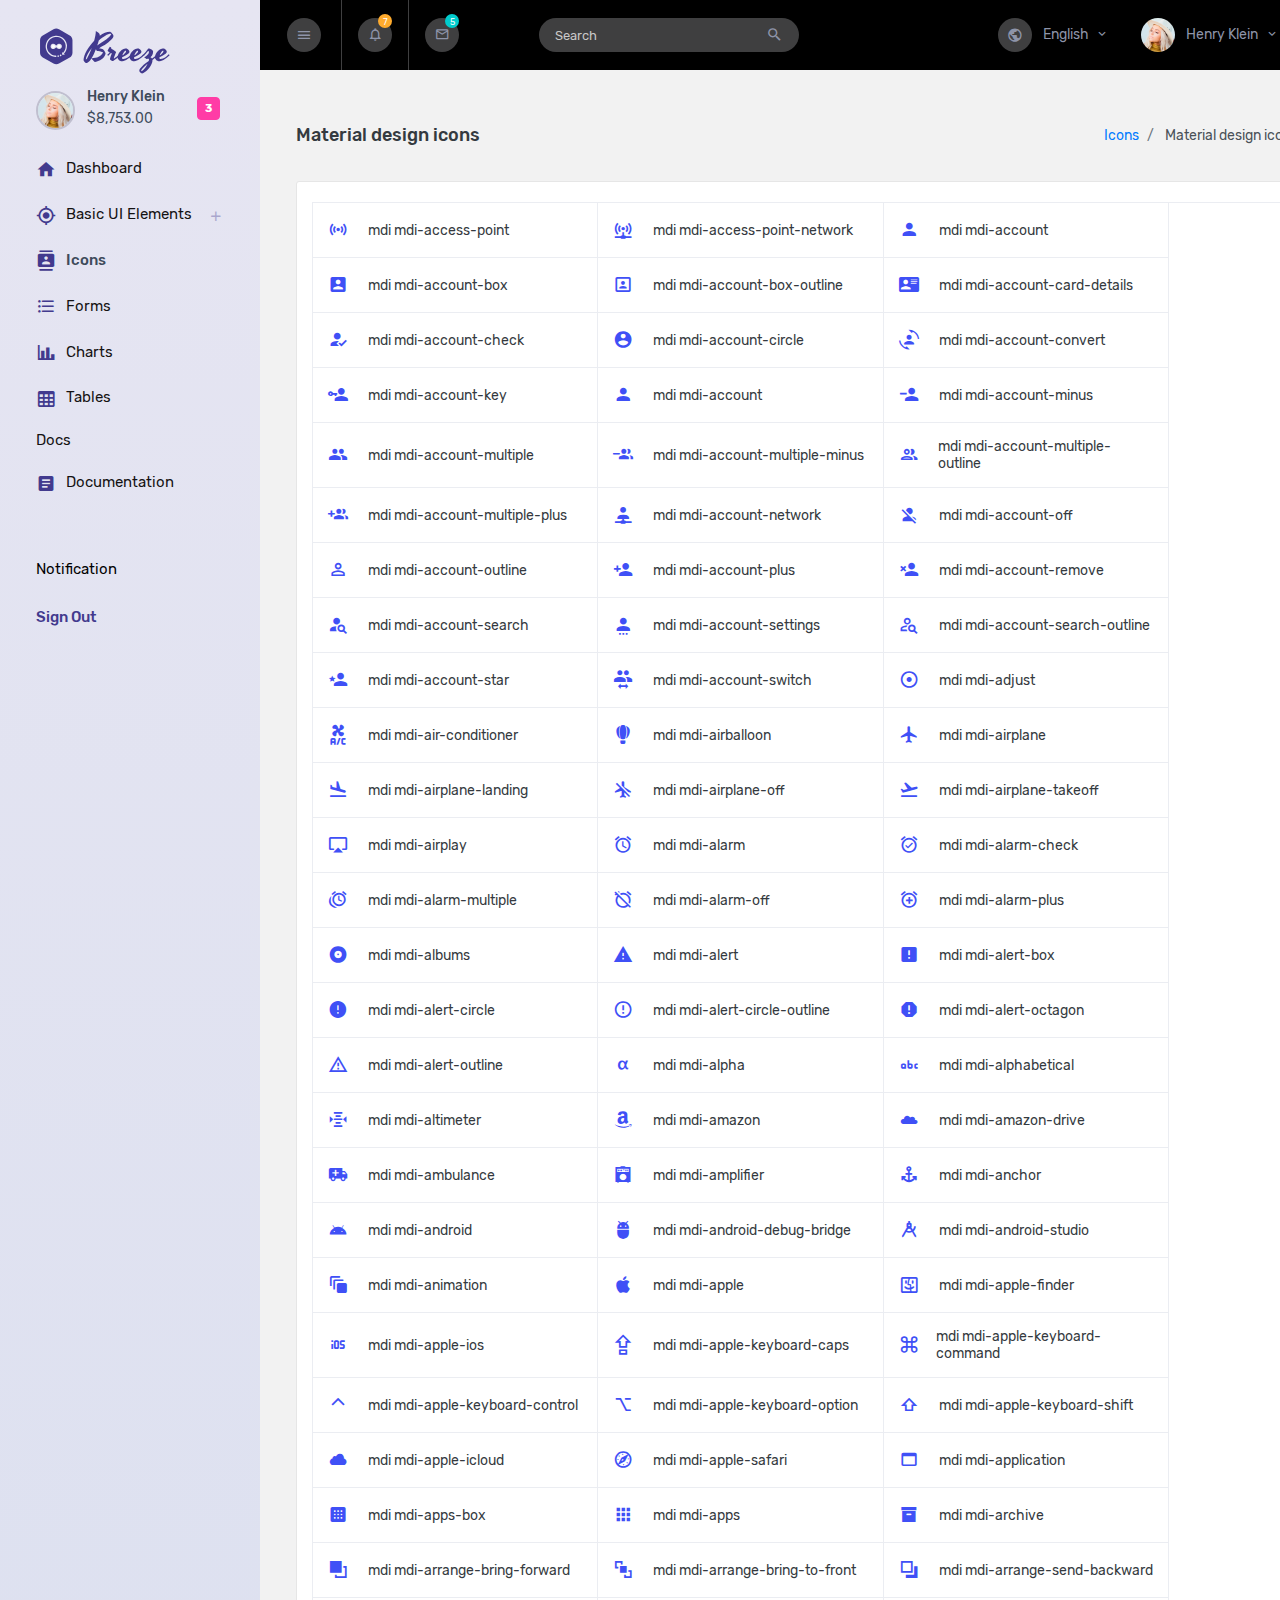
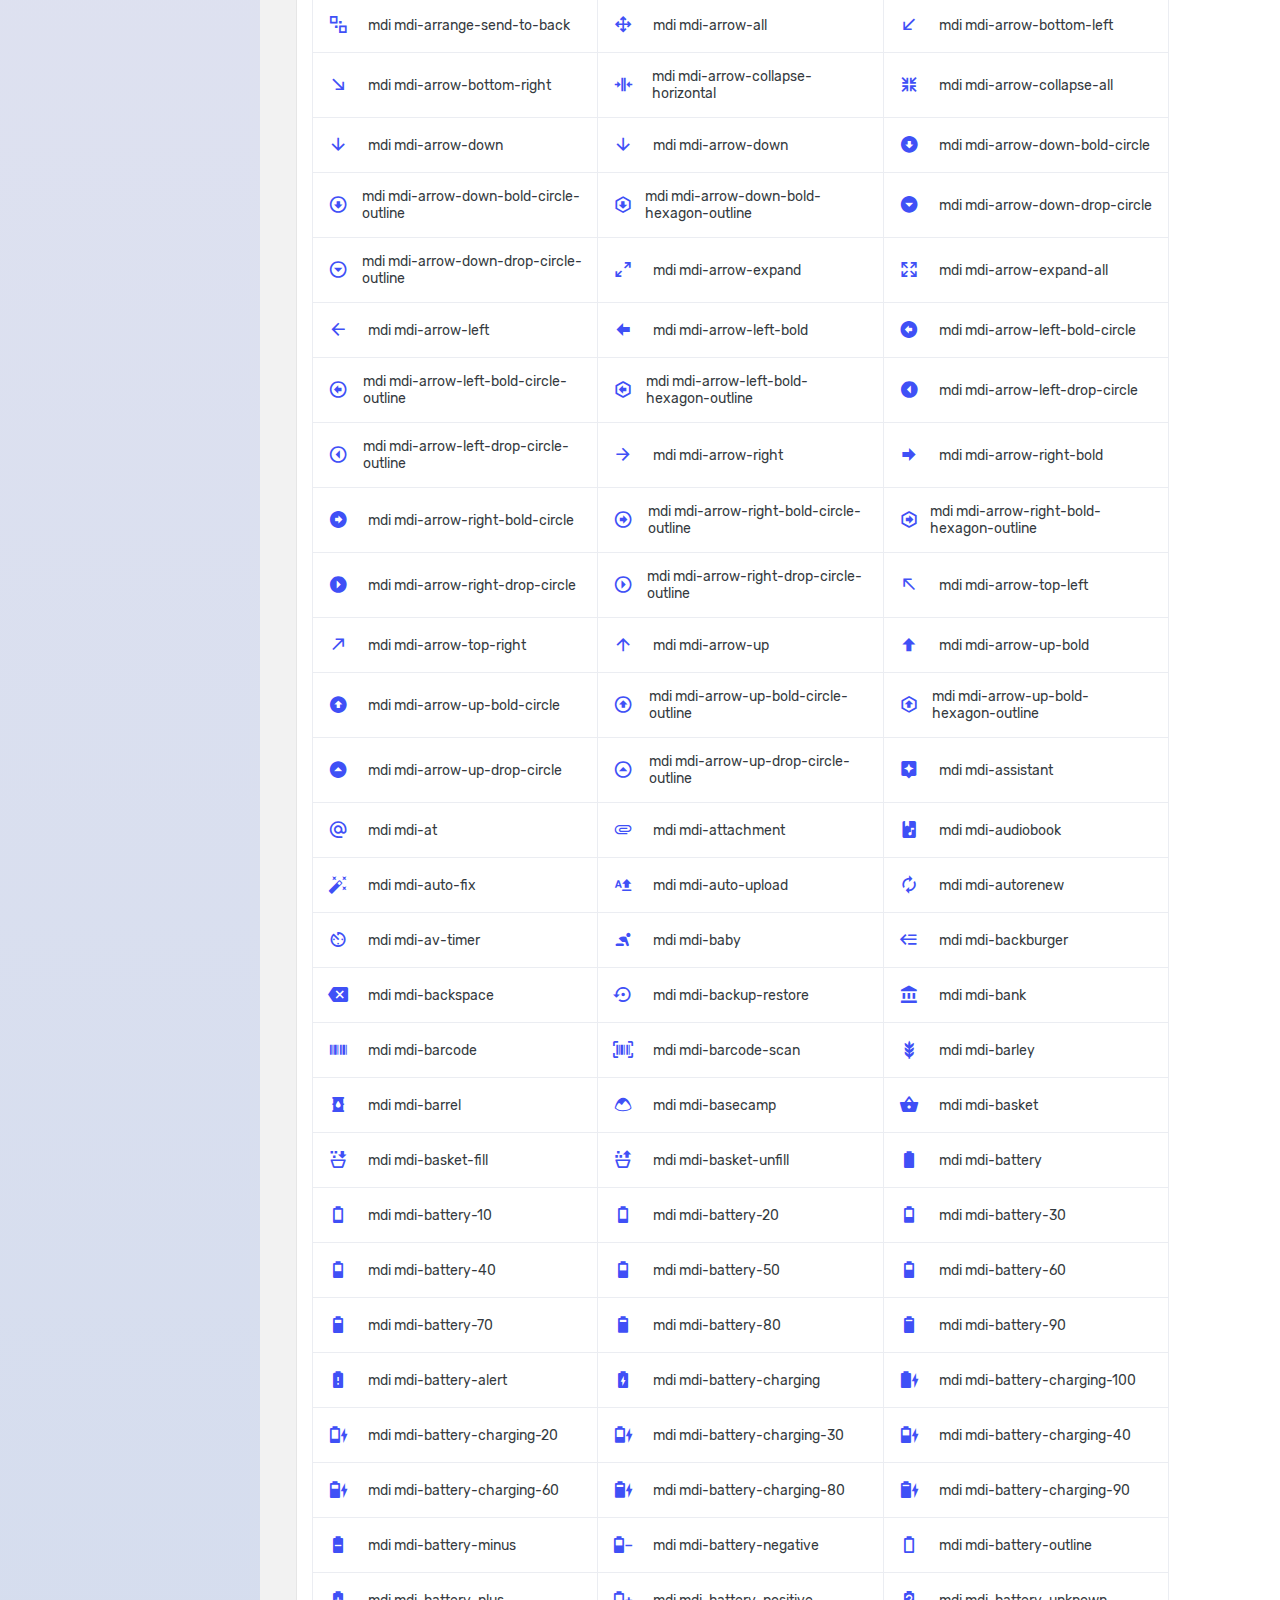
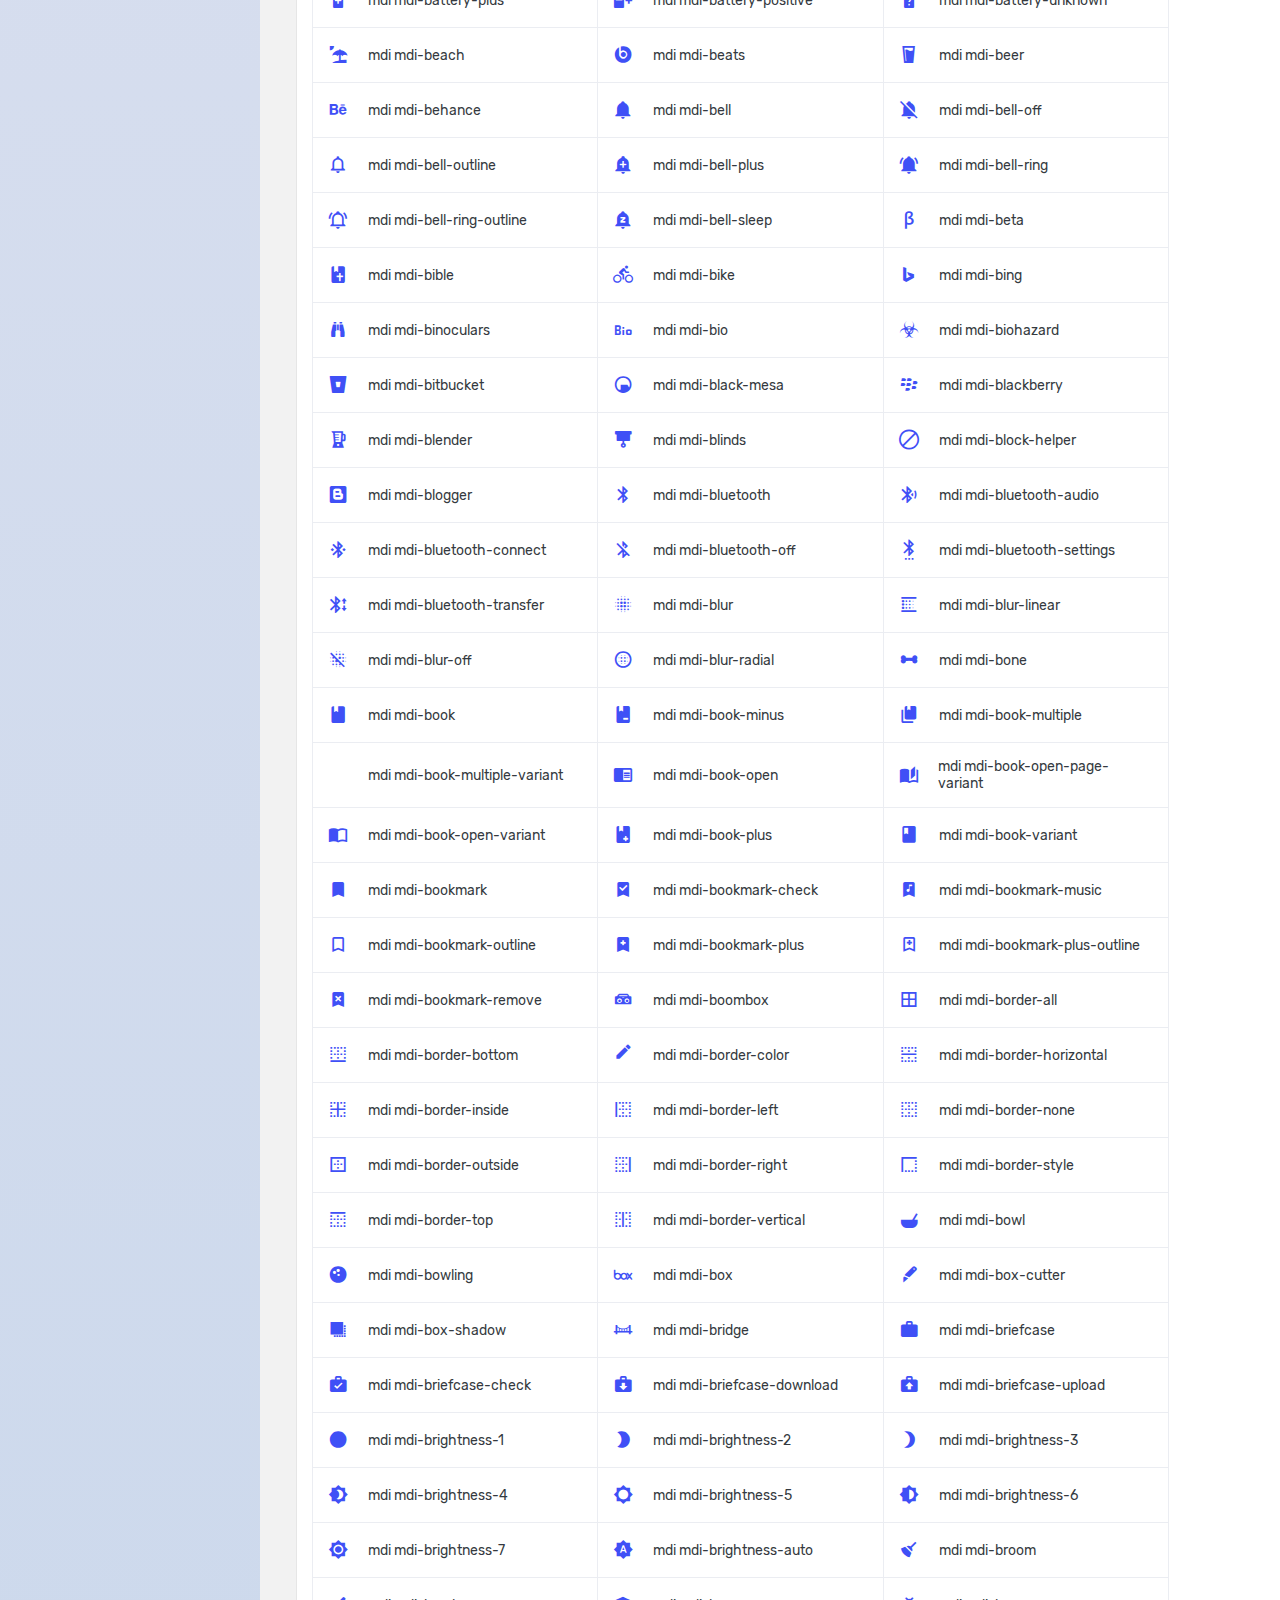
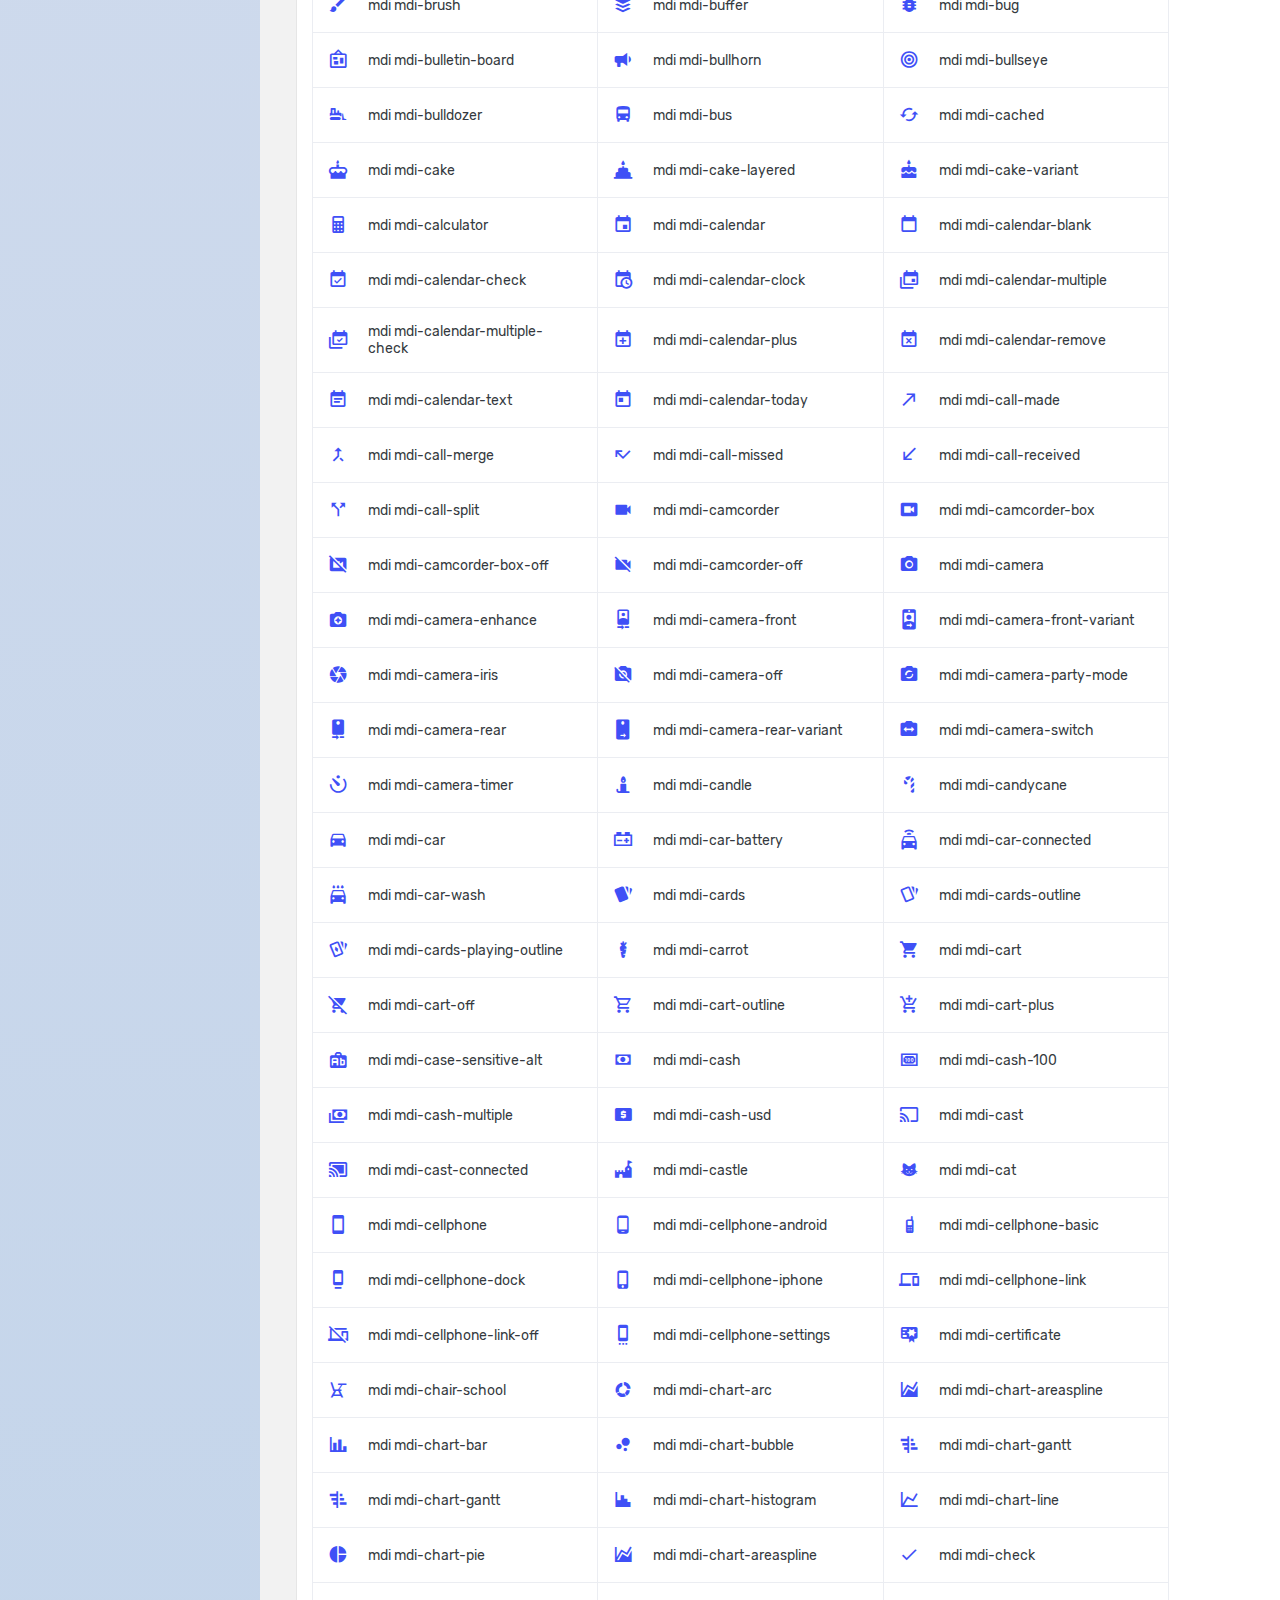
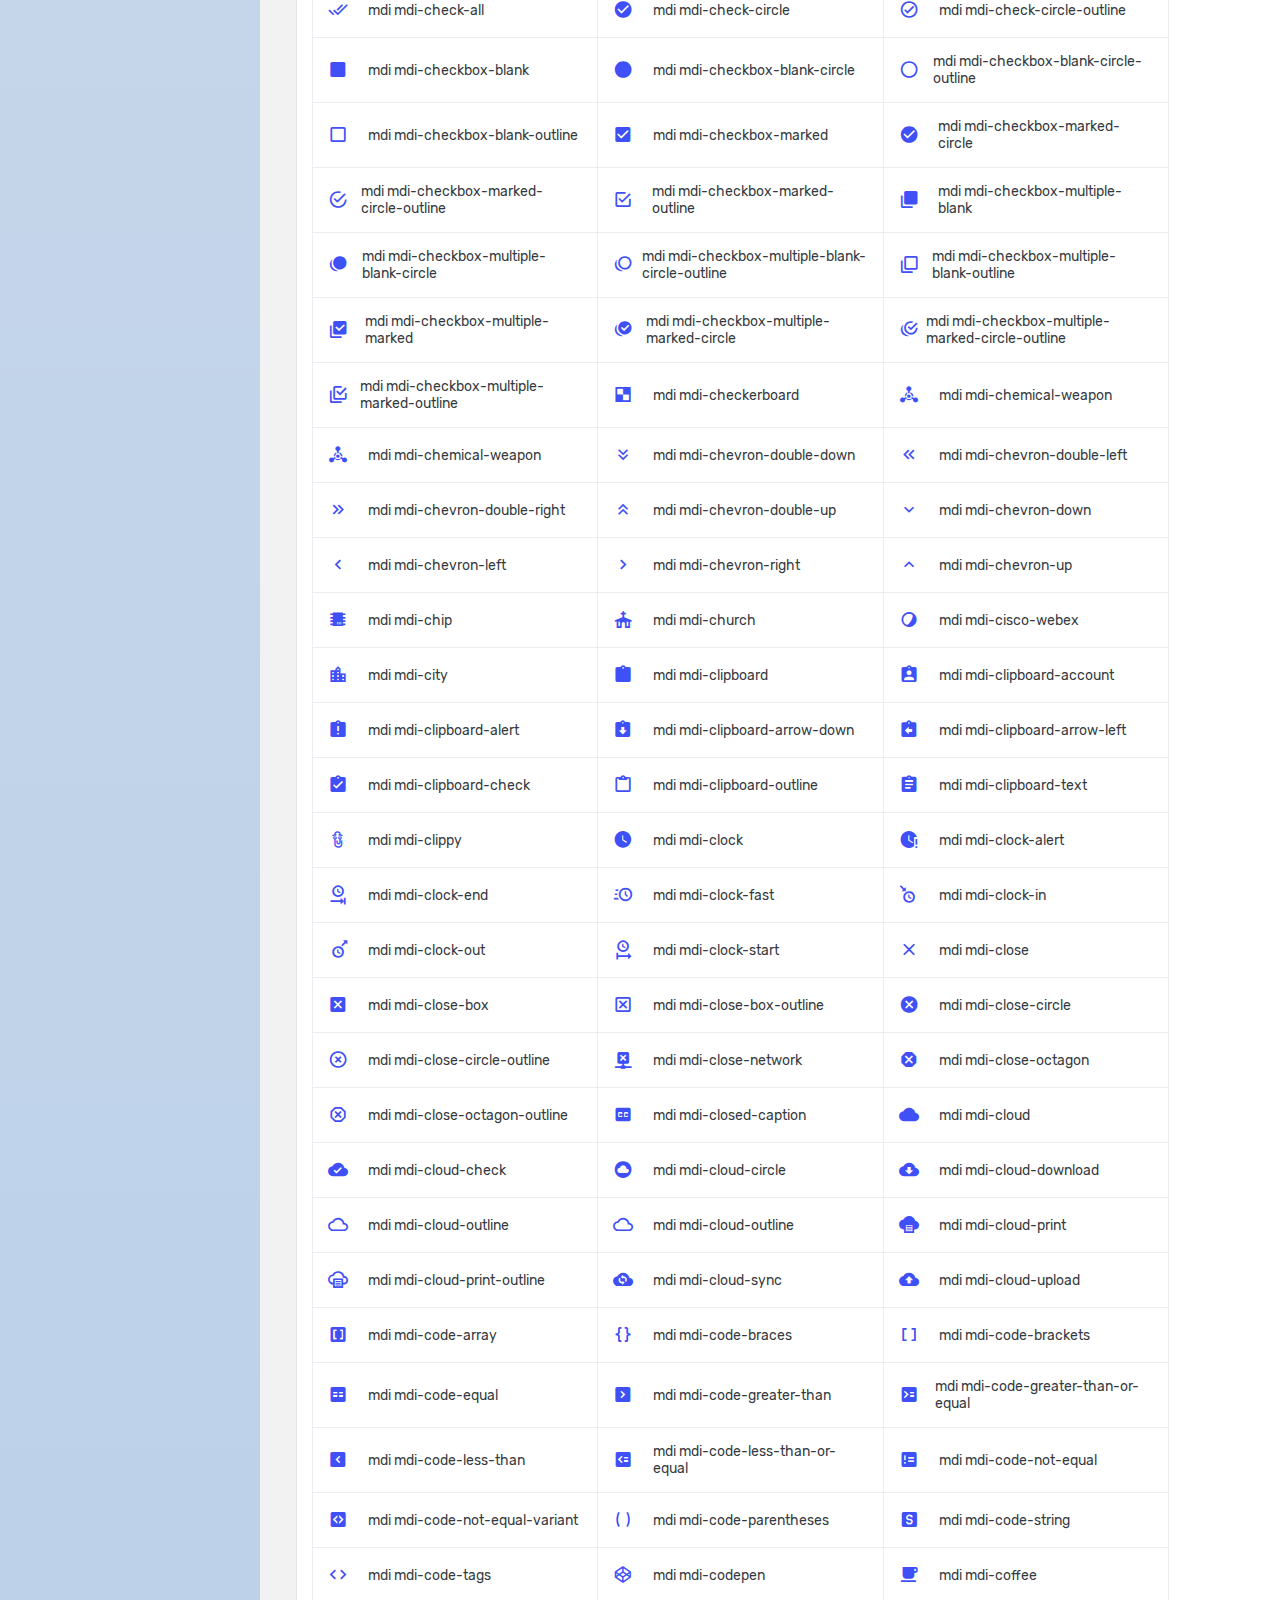
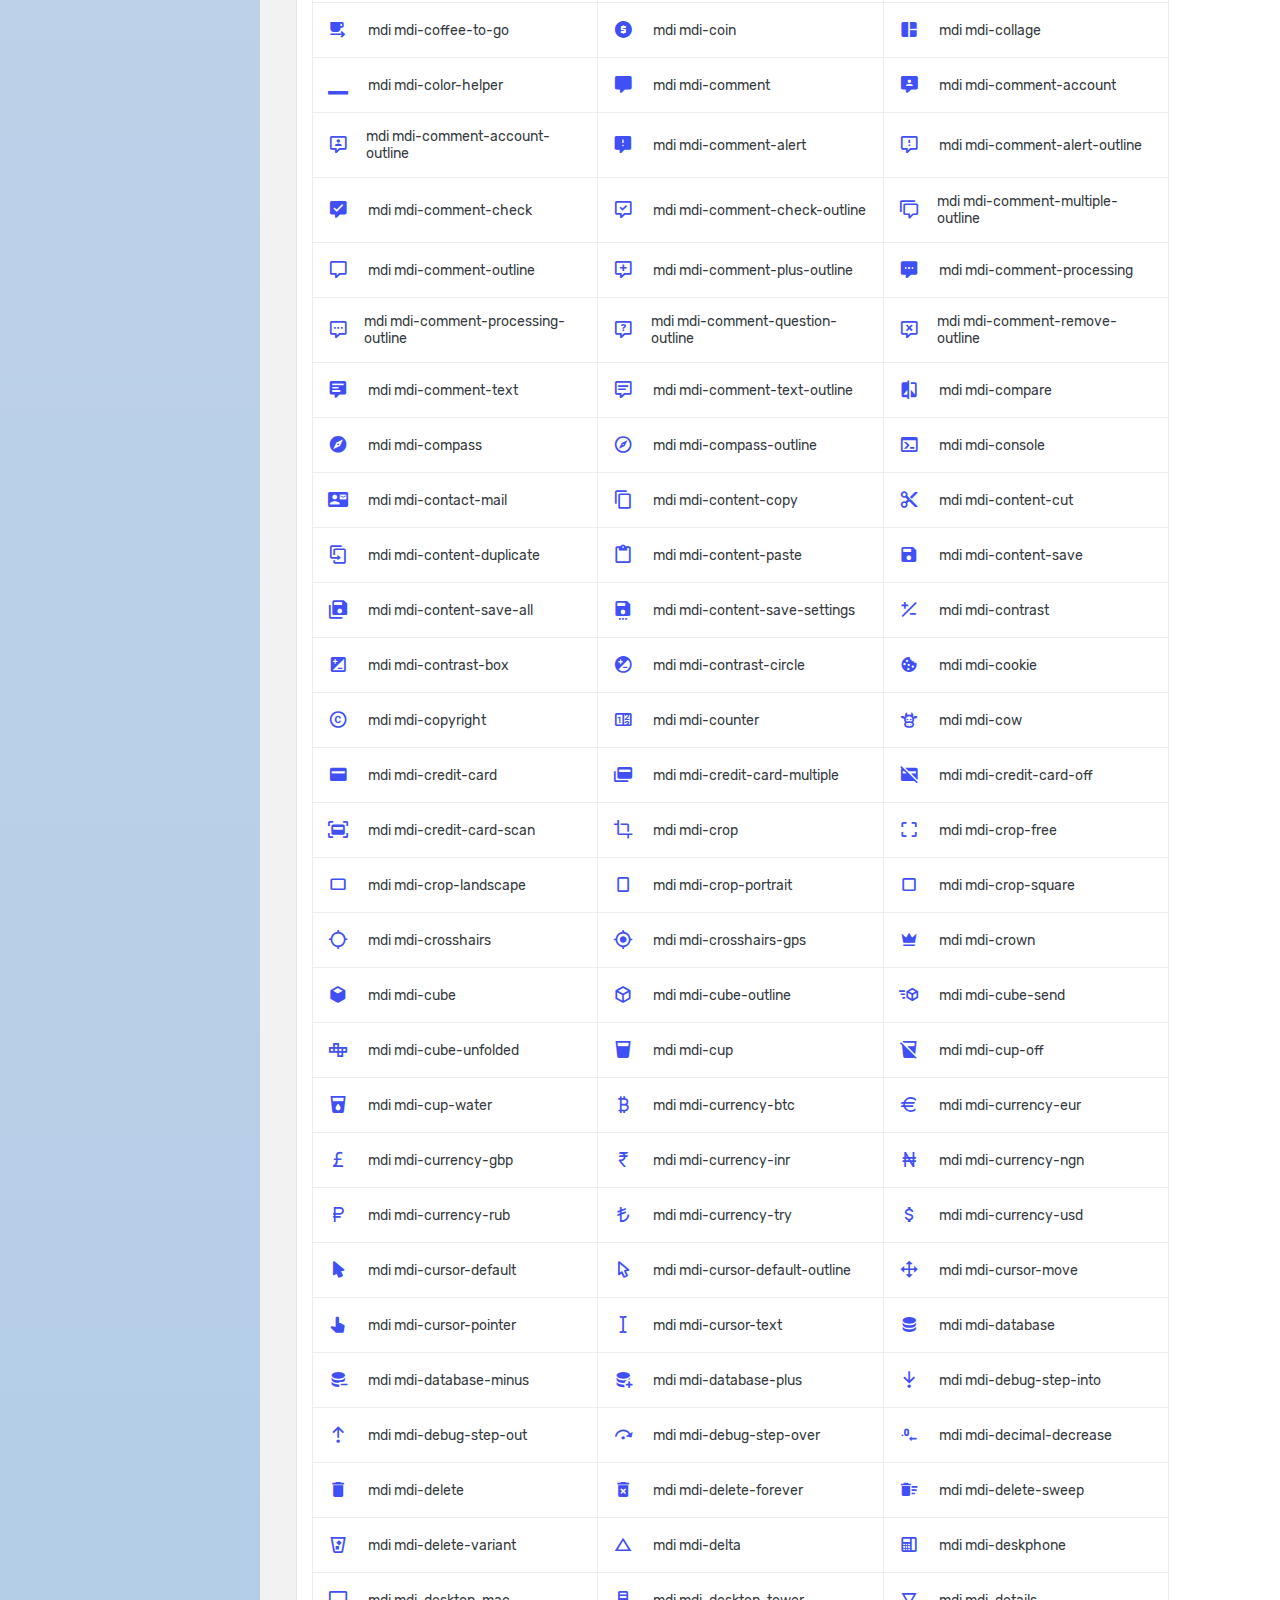
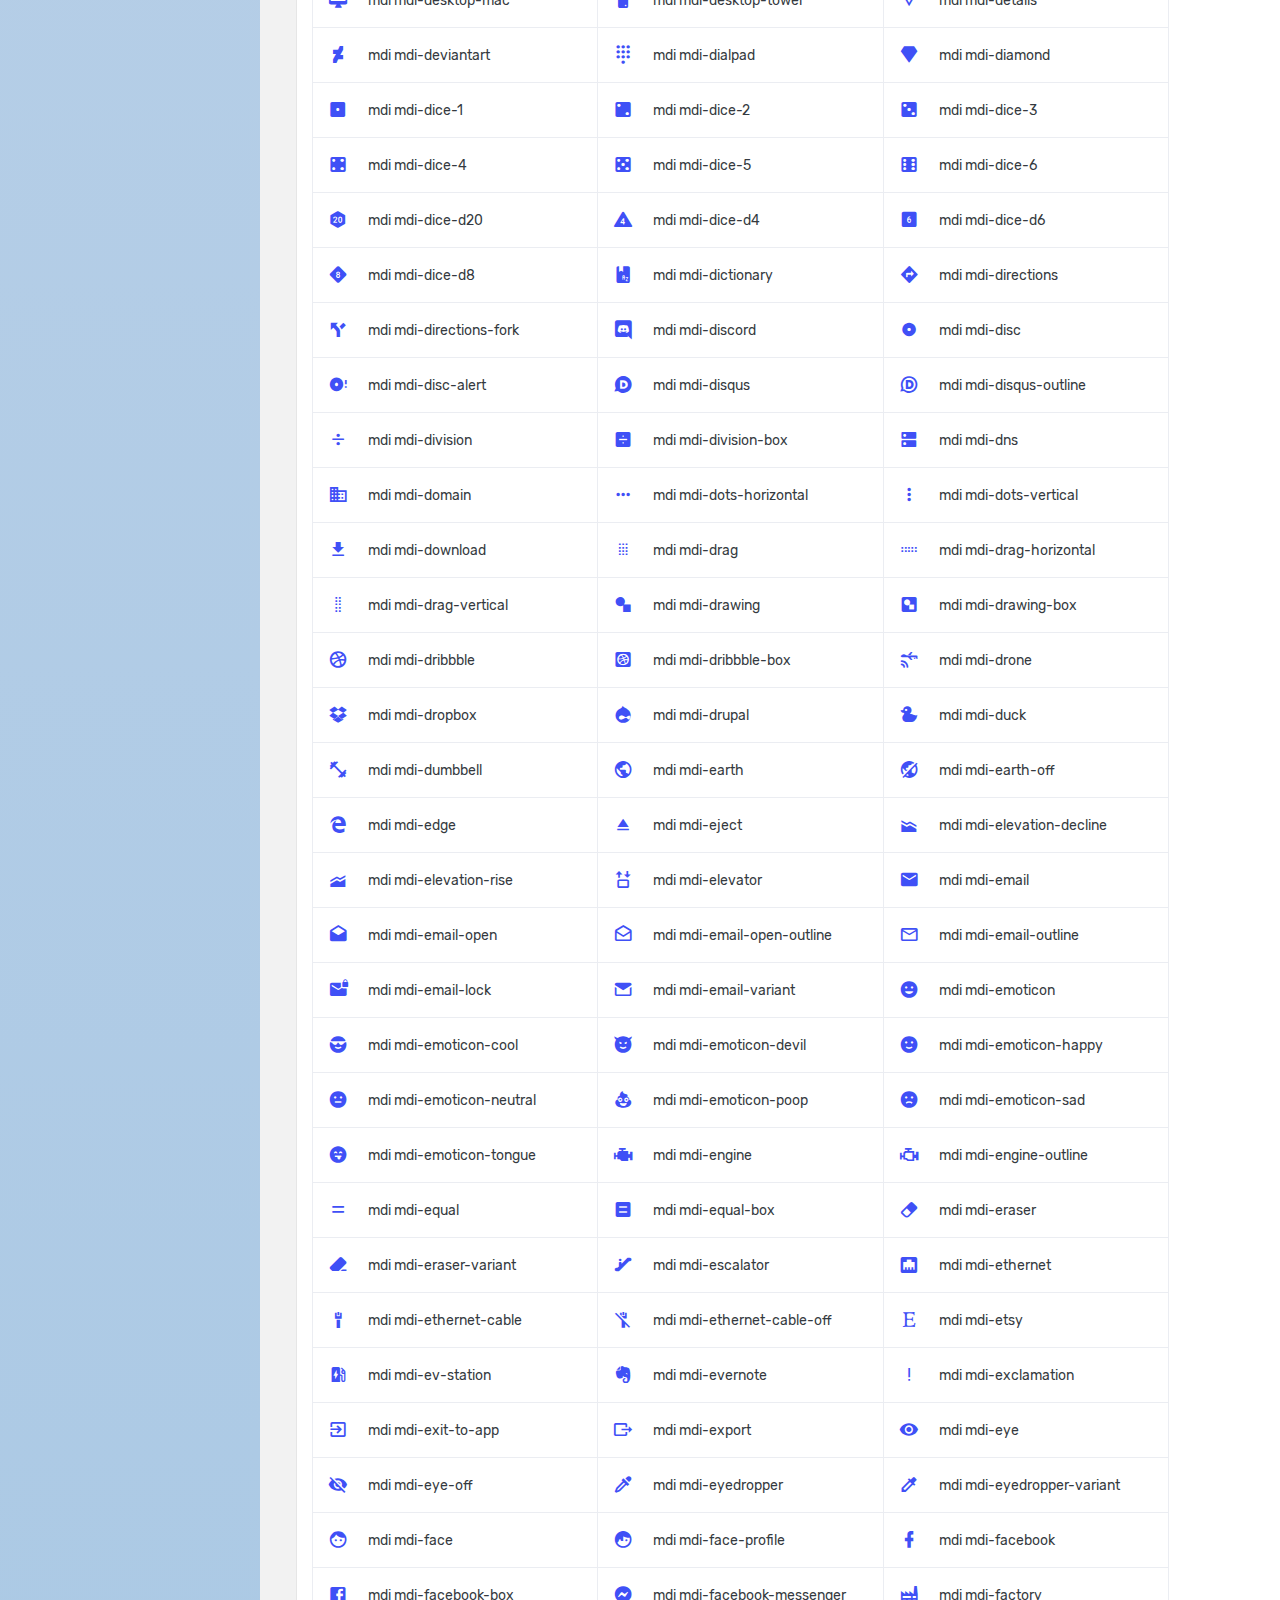
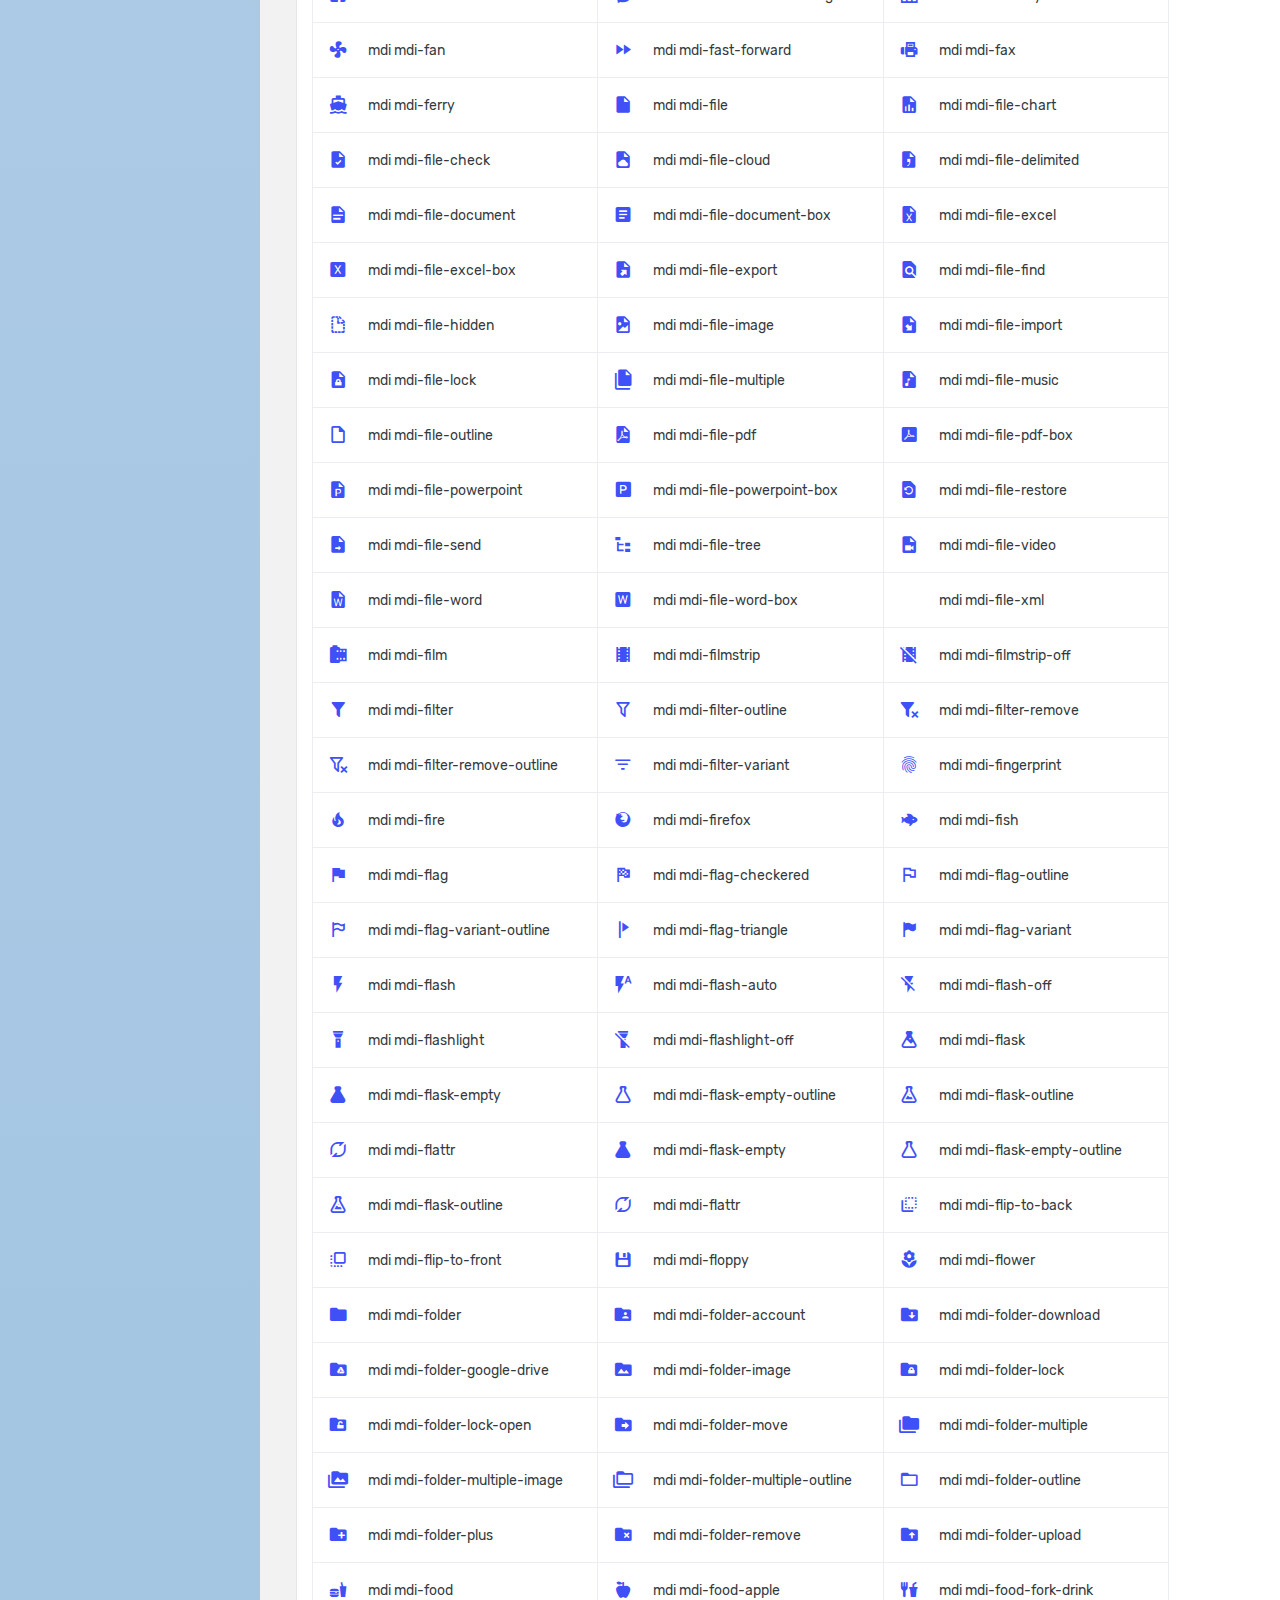
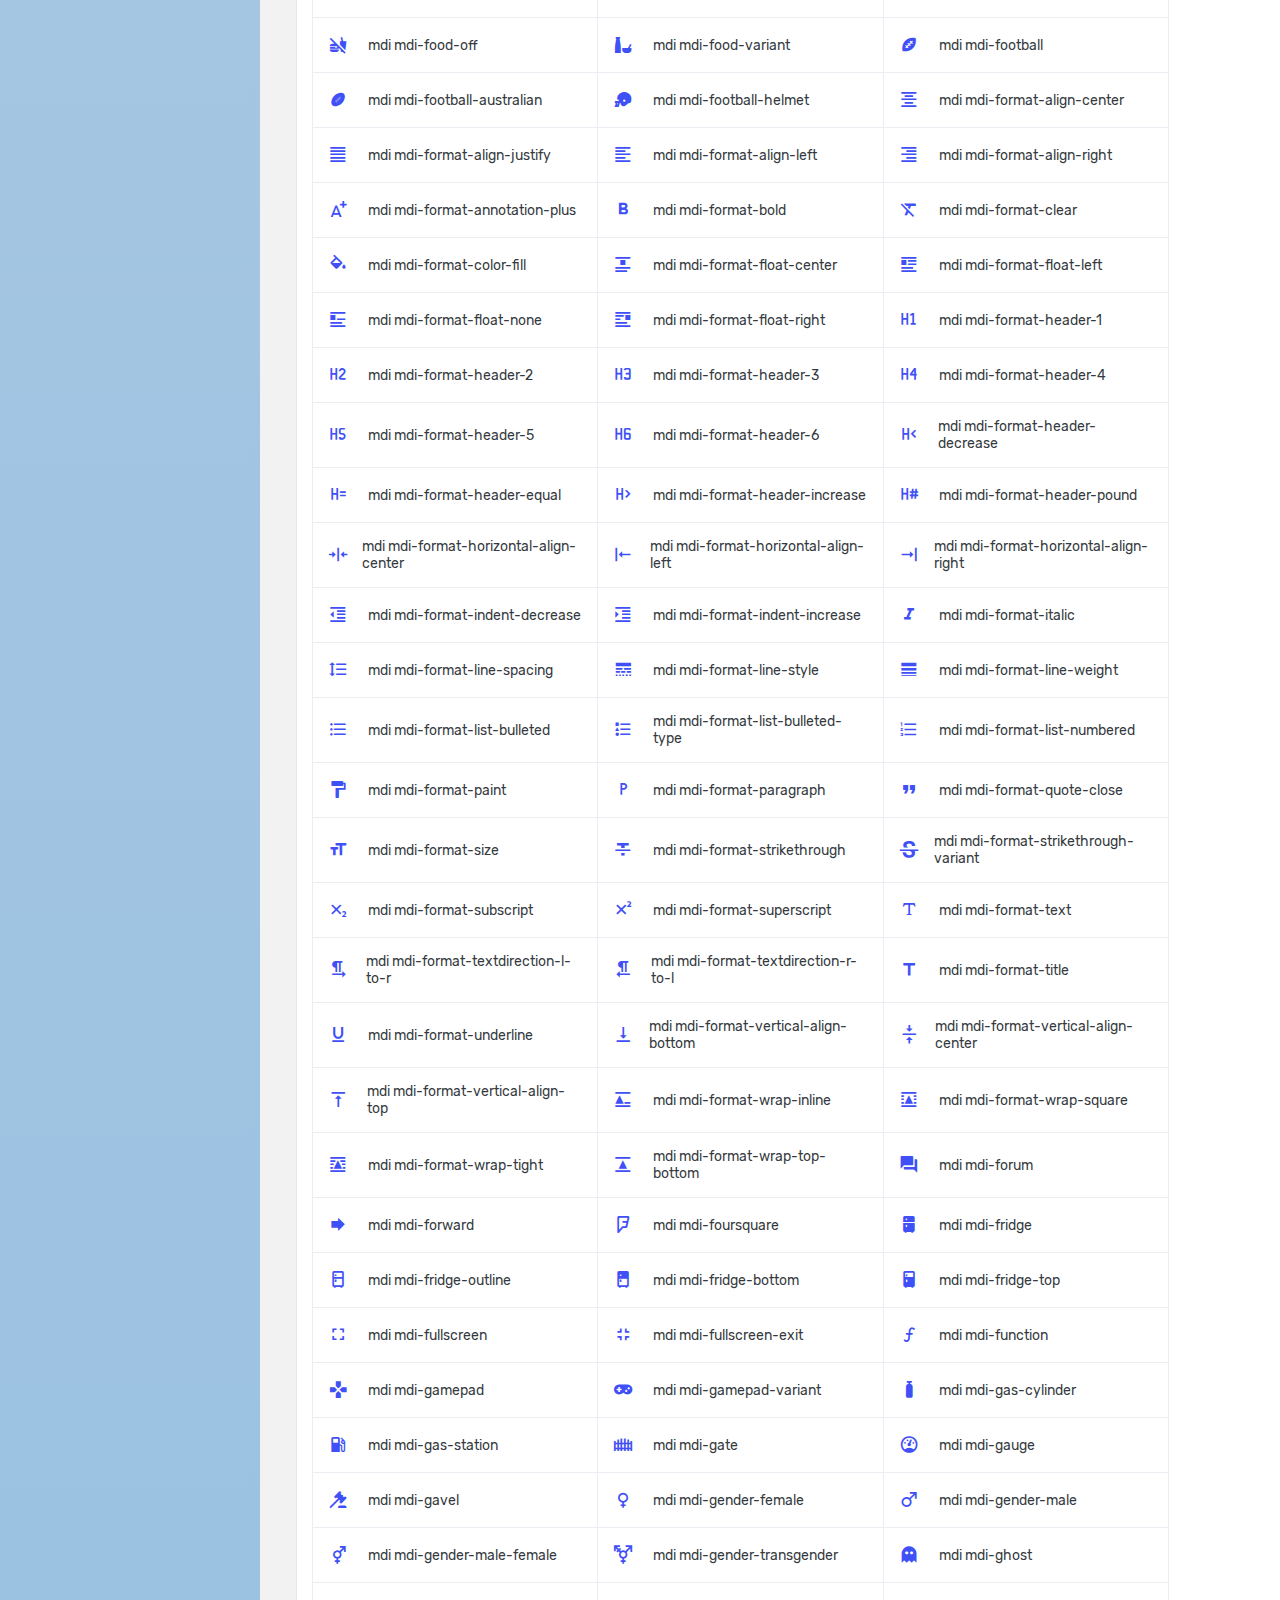
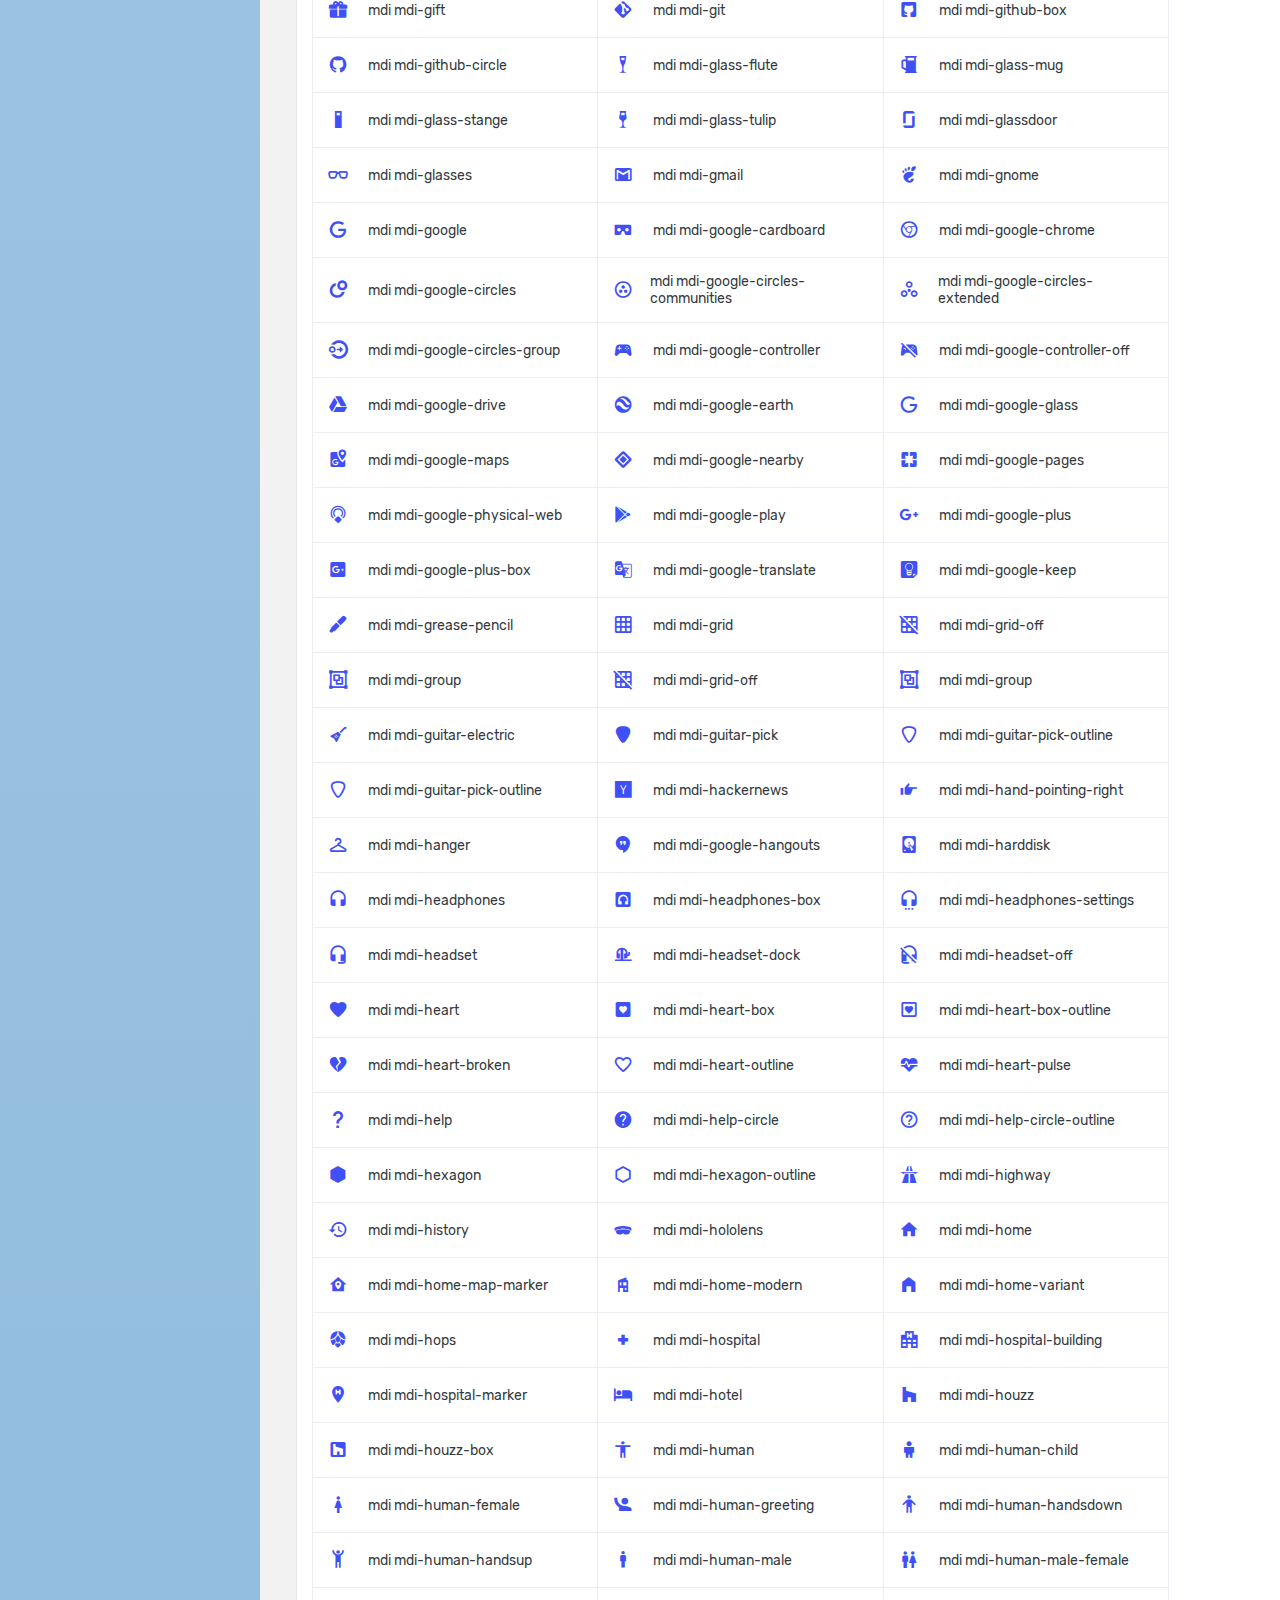
<file: admin/pages/icons/mdi.html>
<!DOCTYPE html>
<html lang="en">
  <head>
    <!-- Required meta tags -->
    <meta charset="utf-8" />
    <meta name="viewport" content="width=device-width, initial-scale=1, shrink-to-fit=no" />
    <title>Breeze Admin</title>
    <link rel="stylesheet" href="../../assets/vendors/mdi/css/materialdesignicons.min.css" />
    <link rel="stylesheet" href="../../assets/vendors/flag-icon-css/css/flag-icon.min.css" />
    <link rel="stylesheet" href="../../assets/vendors/css/vendor.bundle.base.css" />
    <link rel="stylesheet" href="../../assets/css/style.css" />
    <link rel="shortcut icon" href="../../assets/images/favicon.png" />
  </head>
  <body>
    <div class="container-scroller">
      <nav class="sidebar sidebar-offcanvas" id="sidebar">
        <div class="text-center sidebar-brand-wrapper d-flex align-items-center">
          <a class="sidebar-brand brand-logo" href="../../index.html"><img src="../../assets/images/logo.svg" alt="logo" /></a>
          <a class="sidebar-brand brand-logo-mini pl-4 pt-3" href="../../index.html"><img src="../../assets/images/logo-mini.svg" alt="logo" /></a>
        </div>
        <ul class="nav">
          <li class="nav-item nav-profile">
            <a href="#" class="nav-link">
              <div class="nav-profile-image">
                <img src="../../assets/images/faces/face1.jpg" alt="profile" />
                <span class="login-status online"></span>
                <!--change to offline or busy as needed-->
              </div>
              <div class="nav-profile-text d-flex flex-column pr-3">
                <span class="font-weight-medium mb-2">Henry Klein</span>
                <span class="font-weight-normal">$8,753.00</span>
              </div>
              <span class="badge badge-danger text-white ml-3 rounded">3</span>
            </a>
          </li>
          <li class="nav-item">
            <a class="nav-link" href="../../index.html">
              <i class="mdi mdi-home menu-icon"></i>
              <span class="menu-title">Dashboard</span>
            </a>
          </li>
          <li class="nav-item">
            <a class="nav-link" data-toggle="collapse" href="#ui-basic" aria-expanded="false" aria-controls="ui-basic">
              <i class="mdi mdi-crosshairs-gps menu-icon"></i>
              <span class="menu-title">Basic UI Elements</span>
              <i class="menu-arrow"></i>
            </a>
            <div class="collapse" id="ui-basic">
              <ul class="nav flex-column sub-menu">
                <li class="nav-item">
                  <a class="nav-link" href="../../pages/ui-features/buttons.html">Buttons</a>
                </li>
                <li class="nav-item">
                  <a class="nav-link" href="../../pages/ui-features/dropdowns.html">Dropdowns</a>
                </li>
                <li class="nav-item">
                  <a class="nav-link" href="../../pages/ui-features/typography.html">Typography</a>
                </li>
              </ul>
            </div>
          </li>
          <li class="nav-item">
            <a class="nav-link" href="../../pages/icons/mdi.html">
              <i class="mdi mdi-contacts menu-icon"></i>
              <span class="menu-title">Icons</span>
            </a>
          </li>
          <li class="nav-item">
            <a class="nav-link" href="../../pages/forms/basic_elements.html">
              <i class="mdi mdi-format-list-bulleted menu-icon"></i>
              <span class="menu-title">Forms</span>
            </a>
          </li>
          <li class="nav-item">
            <a class="nav-link" href="../../pages/charts/chartjs.html">
              <i class="mdi mdi-chart-bar menu-icon"></i>
              <span class="menu-title">Charts</span>
            </a>
          </li>
          <li class="nav-item">
            <a class="nav-link" href="../../pages/tables/basic-table.html">
              <i class="mdi mdi-table-large menu-icon"></i>
              <span class="menu-title">Tables</span>
            </a>
          </li>
          <li class="nav-item">
            <span class="nav-link" href="#">
              <span class="menu-title">Docs</span>
            </span>
          </li>
          <li class="nav-item">
            <a class="nav-link" href="https://www.bootstrapdash.com/demo/breeze-free/documentation/documentation.html">
              <i class="mdi mdi-file-document-box menu-icon"></i>
              <span class="menu-title">Documentation</span>
            </a>
          </li>
          <li class="nav-item sidebar-actions">
            <div class="nav-link">
              <div class="mt-4">
                <div class="border-none">
                  <p class="text-black">Notification</p>
                </div>
                <ul class="mt-4 pl-0">
                  <li>Sign Out</li>
                </ul>
              </div>
            </div>
          </li>
        </ul>
      </nav>
      <div class="container-fluid page-body-wrapper">
        <div id="theme-settings" class="settings-panel">
          <i class="settings-close mdi mdi-close"></i>
          <p class="settings-heading">SIDEBAR SKINS</p>
          <div class="sidebar-bg-options selected" id="sidebar-default-theme">
            <div class="img-ss rounded-circle bg-light border mr-3"></div> Default
          </div>
          <div class="sidebar-bg-options" id="sidebar-dark-theme">
            <div class="img-ss rounded-circle bg-dark border mr-3"></div> Dark
          </div>
          <p class="settings-heading mt-2">HEADER SKINS</p>
          <div class="color-tiles mx-0 px-4">
            <div class="tiles light"></div>
            <div class="tiles dark"></div>
          </div>
        </div>
        <nav class="navbar col-lg-12 col-12 p-lg-0 fixed-top d-flex flex-row">
          <div class="navbar-menu-wrapper d-flex align-items-stretch justify-content-between">
            <a class="navbar-brand brand-logo-mini align-self-center d-lg-none" href="../../index.html"><img src="../../assets/images/logo-mini.svg" alt="logo" /></a>
            <button class="navbar-toggler navbar-toggler align-self-center mr-2" type="button" data-toggle="minimize">
              <i class="mdi mdi-menu"></i>
            </button>
            <ul class="navbar-nav">
              <li class="nav-item dropdown">
                <a class="nav-link count-indicator dropdown-toggle" id="notificationDropdown" href="#" data-toggle="dropdown">
                  <i class="mdi mdi-bell-outline"></i>
                  <span class="count count-varient1">7</span>
                </a>
                <div class="dropdown-menu navbar-dropdown navbar-dropdown-large preview-list" aria-labelledby="notificationDropdown">
                  <h6 class="p-3 mb-0">Notifications</h6>
                  <a class="dropdown-item preview-item">
                    <div class="preview-thumbnail">
                      <img src="../../assets/images/faces/face4.jpg" alt="" class="profile-pic" />
                    </div>
                    <div class="preview-item-content">
                      <p class="mb-0"> Dany Miles <span class="text-small text-muted">commented on your photo</span>
                      </p>
                    </div>
                  </a>
                  <a class="dropdown-item preview-item">
                    <div class="preview-thumbnail">
                      <img src="../../assets/images/faces/face3.jpg" alt="" class="profile-pic" />
                    </div>
                    <div class="preview-item-content">
                      <p class="mb-0"> James <span class="text-small text-muted">posted a photo on your wall</span>
                      </p>
                    </div>
                  </a>
                  <a class="dropdown-item preview-item">
                    <div class="preview-thumbnail">
                      <img src="../../assets/images/faces/face2.jpg" alt="" class="profile-pic" />
                    </div>
                    <div class="preview-item-content">
                      <p class="mb-0"> Alex <span class="text-small text-muted">just mentioned you in his post</span>
                      </p>
                    </div>
                  </a>
                  <div class="dropdown-divider"></div>
                  <p class="p-3 mb-0">View all activities</p>
                </div>
              </li>
              <li class="nav-item dropdown d-none d-sm-flex">
                <a class="nav-link count-indicator dropdown-toggle" id="messageDropdown" href="#" data-toggle="dropdown">
                  <i class="mdi mdi-email-outline"></i>
                  <span class="count count-varient2">5</span>
                </a>
                <div class="dropdown-menu navbar-dropdown navbar-dropdown-large preview-list" aria-labelledby="messageDropdown">
                  <h6 class="p-3 mb-0">Messages</h6>
                  <a class="dropdown-item preview-item">
                    <div class="preview-item-content flex-grow">
                      <span class="badge badge-pill badge-success">Request</span>
                      <p class="text-small text-muted ellipsis mb-0"> Suport needed for user123 </p>
                    </div>
                    <p class="text-small text-muted align-self-start"> 4:10 PM </p>
                  </a>
                  <a class="dropdown-item preview-item">
                    <div class="preview-item-content flex-grow">
                      <span class="badge badge-pill badge-warning">Invoices</span>
                      <p class="text-small text-muted ellipsis mb-0"> Invoice for order is mailed </p>
                    </div>
                    <p class="text-small text-muted align-self-start"> 4:10 PM </p>
                  </a>
                  <a class="dropdown-item preview-item">
                    <div class="preview-item-content flex-grow">
                      <span class="badge badge-pill badge-danger">Projects</span>
                      <p class="text-small text-muted ellipsis mb-0"> New project will start tomorrow </p>
                    </div>
                    <p class="text-small text-muted align-self-start"> 4:10 PM </p>
                  </a>
                  <h6 class="p-3 mb-0">See all activity</h6>
                </div>
              </li>
              <li class="nav-item nav-search border-0 ml-1 ml-md-3 ml-lg-5 d-none d-md-flex">
                <form class="nav-link form-inline mt-2 mt-md-0">
                  <div class="input-group">
                    <input type="text" class="form-control" placeholder="Search" />
                    <div class="input-group-append">
                      <span class="input-group-text">
                        <i class="mdi mdi-magnify"></i>
                      </span>
                    </div>
                  </div>
                </form>
              </li>
            </ul>
            <ul class="navbar-nav navbar-nav-right ml-lg-auto">
              <li class="nav-item dropdown d-none d-xl-flex border-0">
                <a class="nav-link dropdown-toggle" id="languageDropdown" href="#" data-toggle="dropdown">
                  <i class="mdi mdi-earth"></i> English </a>
                <div class="dropdown-menu navbar-dropdown" aria-labelledby="languageDropdown">
                  <a class="dropdown-item" href="#"> French </a>
                  <a class="dropdown-item" href="#"> Spain </a>
                  <a class="dropdown-item" href="#"> Latin </a>
                  <a class="dropdown-item" href="#"> Japanese </a>
                </div>
              </li>
              <li class="nav-item nav-profile dropdown border-0">
                <a class="nav-link dropdown-toggle" id="profileDropdown" href="#" data-toggle="dropdown">
                  <img class="nav-profile-img mr-2" alt="" src="../../assets/images/faces/face1.jpg" />
                  <span class="profile-name">Henry Klein</span>
                </a>
                <div class="dropdown-menu navbar-dropdown w-100" aria-labelledby="profileDropdown">
                  <a class="dropdown-item" href="#">
                    <i class="mdi mdi-cached mr-2 text-success"></i> Activity Log </a>
                  <a class="dropdown-item" href="#">
                    <i class="mdi mdi-logout mr-2 text-primary"></i> Signout </a>
                </div>
              </li>
            </ul>
            <button class="navbar-toggler navbar-toggler-right d-lg-none align-self-center" type="button" data-toggle="offcanvas">
              <span class="mdi mdi-menu"></span>
            </button>
          </div>
        </nav>
        <div class="main-panel">
          <div class="content-wrapper">
            <div class="page-header">
              <h3 class="page-title">Material design icons</h3>
              <nav aria-label="breadcrumb">
                <ol class="breadcrumb">
                  <li class="breadcrumb-item"><a href="#">Icons</a></li>
                  <li class="breadcrumb-item active" aria-current="page"> Material design icons </li>
                </ol>
              </nav>
            </div>
            <div class="row">
              <div class="col-lg-12 grid-margin">
                <div class="card">
                  <div class="card-body">
                    <div class="row icons-list">
                      <div class="col-sm-6 col-md-4 col-lg-3">
                        <i class="mdi mdi-access-point"></i> mdi mdi-access-point
                      </div>
                      <div class="col-sm-6 col-md-4 col-lg-3">
                        <i class="mdi mdi-access-point-network"></i> mdi mdi-access-point-network
                      </div>
                      <div class="col-sm-6 col-md-4 col-lg-3">
                        <i class="mdi mdi-account"></i> mdi mdi-account
                      </div>
                      <div class="col-sm-6 col-md-4 col-lg-3">
                        <i class="mdi mdi-account-box"></i> mdi mdi-account-box
                      </div>
                      <div class="col-sm-6 col-md-4 col-lg-3">
                        <i class="mdi mdi-account-box-outline"></i> mdi mdi-account-box-outline
                      </div>
                      <div class="col-sm-6 col-md-4 col-lg-3">
                        <i class="mdi mdi-account-card-details"></i> mdi mdi-account-card-details
                      </div>
                      <div class="col-sm-6 col-md-4 col-lg-3">
                        <i class="mdi mdi-account-check"></i> mdi mdi-account-check
                      </div>
                      <div class="col-sm-6 col-md-4 col-lg-3">
                        <i class="mdi mdi-account-circle"></i> mdi mdi-account-circle
                      </div>
                      <div class="col-sm-6 col-md-4 col-lg-3">
                        <i class="mdi mdi-account-convert"></i> mdi mdi-account-convert
                      </div>
                      <div class="col-sm-6 col-md-4 col-lg-3">
                        <i class="mdi mdi-account-key"></i> mdi mdi-account-key
                      </div>
                      <div class="col-sm-6 col-md-4 col-lg-3">
                        <i class="mdi mdi-account"></i> mdi mdi-account
                      </div>
                      <div class="col-sm-6 col-md-4 col-lg-3">
                        <i class="mdi mdi-account-minus"></i> mdi mdi-account-minus
                      </div>
                      <div class="col-sm-6 col-md-4 col-lg-3">
                        <i class="mdi mdi-account-multiple"></i> mdi mdi-account-multiple
                      </div>
                      <div class="col-sm-6 col-md-4 col-lg-3">
                        <i class="mdi mdi-account-multiple-minus"></i> mdi mdi-account-multiple-minus
                      </div>
                      <div class="col-sm-6 col-md-4 col-lg-3">
                        <i class="mdi mdi-account-multiple-outline"></i> mdi mdi-account-multiple-outline
                      </div>
                      <div class="col-sm-6 col-md-4 col-lg-3">
                        <i class="mdi mdi-account-multiple-plus"></i> mdi mdi-account-multiple-plus
                      </div>
                      <div class="col-sm-6 col-md-4 col-lg-3">
                        <i class="mdi mdi-account-network"></i> mdi mdi-account-network
                      </div>
                      <div class="col-sm-6 col-md-4 col-lg-3">
                        <i class="mdi mdi-account-off"></i> mdi mdi-account-off
                      </div>
                      <div class="col-sm-6 col-md-4 col-lg-3">
                        <i class="mdi mdi-account-outline"></i> mdi mdi-account-outline
                      </div>
                      <div class="col-sm-6 col-md-4 col-lg-3">
                        <i class="mdi mdi-account-plus"></i> mdi mdi-account-plus
                      </div>
                      <div class="col-sm-6 col-md-4 col-lg-3">
                        <i class="mdi mdi-account-remove"></i> mdi mdi-account-remove
                      </div>
                      <div class="col-sm-6 col-md-4 col-lg-3">
                        <i class="mdi mdi-account-search"></i> mdi mdi-account-search
                      </div>
                      <div class="col-sm-6 col-md-4 col-lg-3">
                        <i class="mdi mdi-account-settings"></i> mdi mdi-account-settings
                      </div>
                      <div class="col-sm-6 col-md-4 col-lg-3">
                        <i class="mdi mdi-account-search-outline"></i> mdi mdi-account-search-outline
                      </div>
                      <div class="col-sm-6 col-md-4 col-lg-3">
                        <i class="mdi mdi-account-star"></i> mdi mdi-account-star
                      </div>
                      <div class="col-sm-6 col-md-4 col-lg-3">
                        <i class="mdi mdi-account-switch"></i> mdi mdi-account-switch
                      </div>
                      <div class="col-sm-6 col-md-4 col-lg-3">
                        <i class="mdi mdi-adjust"></i> mdi mdi-adjust
                      </div>
                      <div class="col-sm-6 col-md-4 col-lg-3">
                        <i class="mdi mdi-air-conditioner"></i> mdi mdi-air-conditioner
                      </div>
                      <div class="col-sm-6 col-md-4 col-lg-3">
                        <i class="mdi mdi-airballoon"></i> mdi mdi-airballoon
                      </div>
                      <div class="col-sm-6 col-md-4 col-lg-3">
                        <i class="mdi mdi-airplane"></i> mdi mdi-airplane
                      </div>
                      <div class="col-sm-6 col-md-4 col-lg-3">
                        <i class="mdi mdi-airplane-landing"></i> mdi mdi-airplane-landing
                      </div>
                      <div class="col-sm-6 col-md-4 col-lg-3">
                        <i class="mdi mdi-airplane-off"></i> mdi mdi-airplane-off
                      </div>
                      <div class="col-sm-6 col-md-4 col-lg-3">
                        <i class="mdi mdi-airplane-takeoff"></i> mdi mdi-airplane-takeoff
                      </div>
                      <div class="col-sm-6 col-md-4 col-lg-3">
                        <i class="mdi mdi-airplay"></i> mdi mdi-airplay
                      </div>
                      <div class="col-sm-6 col-md-4 col-lg-3">
                        <i class="mdi mdi-alarm"></i> mdi mdi-alarm
                      </div>
                      <div class="col-sm-6 col-md-4 col-lg-3">
                        <i class="mdi mdi-alarm-check"></i> mdi mdi-alarm-check
                      </div>
                      <div class="col-sm-6 col-md-4 col-lg-3">
                        <i class="mdi mdi-alarm-multiple"></i> mdi mdi-alarm-multiple
                      </div>
                      <div class="col-sm-6 col-md-4 col-lg-3">
                        <i class="mdi mdi-alarm-off"></i> mdi mdi-alarm-off
                      </div>
                      <div class="col-sm-6 col-md-4 col-lg-3">
                        <i class="mdi mdi-alarm-plus"></i> mdi mdi-alarm-plus
                      </div>
                      <div class="col-sm-6 col-md-4 col-lg-3">
                        <i class="mdi mdi-album"></i> mdi mdi-albums
                      </div>
                      <div class="col-sm-6 col-md-4 col-lg-3">
                        <i class="mdi mdi-alert"></i> mdi mdi-alert
                      </div>
                      <div class="col-sm-6 col-md-4 col-lg-3">
                        <i class="mdi mdi-alert-box"></i> mdi mdi-alert-box
                      </div>
                      <div class="col-sm-6 col-md-4 col-lg-3">
                        <i class="mdi mdi-alert-circle"></i> mdi mdi-alert-circle
                      </div>
                      <div class="col-sm-6 col-md-4 col-lg-3">
                        <i class="mdi mdi-alert-circle-outline"></i> mdi mdi-alert-circle-outline
                      </div>
                      <div class="col-sm-6 col-md-4 col-lg-3">
                        <i class="mdi mdi-alert-octagon"></i> mdi mdi-alert-octagon
                      </div>
                      <div class="col-sm-6 col-md-4 col-lg-3">
                        <i class="mdi mdi-alert-outline"></i> mdi mdi-alert-outline
                      </div>
                      <div class="col-sm-6 col-md-4 col-lg-3">
                        <i class="mdi mdi-alpha"></i> mdi mdi-alpha
                      </div>
                      <div class="col-sm-6 col-md-4 col-lg-3">
                        <i class="mdi mdi-alphabetical"></i> mdi mdi-alphabetical
                      </div>
                      <div class="col-sm-6 col-md-4 col-lg-3">
                        <i class="mdi mdi-altimeter"></i> mdi mdi-altimeter
                      </div>
                      <div class="col-sm-6 col-md-4 col-lg-3">
                        <i class="mdi mdi-amazon"></i> mdi mdi-amazon
                      </div>
                      <div class="col-sm-6 col-md-4 col-lg-3">
                        <i class="mdi mdi-amazon-drive"></i> mdi mdi-amazon-drive
                      </div>
                      <div class="col-sm-6 col-md-4 col-lg-3">
                        <i class="mdi mdi-ambulance"></i> mdi mdi-ambulance
                      </div>
                      <div class="col-sm-6 col-md-4 col-lg-3">
                        <i class="mdi mdi-amplifier"></i> mdi mdi-amplifier
                      </div>
                      <div class="col-sm-6 col-md-4 col-lg-3">
                        <i class="mdi mdi-anchor"></i> mdi mdi-anchor
                      </div>
                      <div class="col-sm-6 col-md-4 col-lg-3">
                        <i class="mdi mdi-android"></i> mdi mdi-android
                      </div>
                      <div class="col-sm-6 col-md-4 col-lg-3">
                        <i class="mdi mdi-android-debug-bridge"></i> mdi mdi-android-debug-bridge
                      </div>
                      <div class="col-sm-6 col-md-4 col-lg-3">
                        <i class="mdi mdi-android-studio"></i> mdi mdi-android-studio
                      </div>
                      <div class="col-sm-6 col-md-4 col-lg-3">
                        <i class="mdi mdi-animation"></i> mdi mdi-animation
                      </div>
                      <div class="col-sm-6 col-md-4 col-lg-3">
                        <i class="mdi mdi-apple"></i> mdi mdi-apple
                      </div>
                      <div class="col-sm-6 col-md-4 col-lg-3">
                        <i class="mdi mdi-apple-finder"></i> mdi mdi-apple-finder
                      </div>
                      <div class="col-sm-6 col-md-4 col-lg-3">
                        <i class="mdi mdi-apple-ios"></i> mdi mdi-apple-ios
                      </div>
                      <div class="col-sm-6 col-md-4 col-lg-3">
                        <i class="mdi mdi-apple-keyboard-caps"></i> mdi mdi-apple-keyboard-caps
                      </div>
                      <div class="col-sm-6 col-md-4 col-lg-3">
                        <i class="mdi mdi-apple-keyboard-command"></i> mdi mdi-apple-keyboard-command
                      </div>
                      <div class="col-sm-6 col-md-4 col-lg-3">
                        <i class="mdi mdi-apple-keyboard-control"></i> mdi mdi-apple-keyboard-control
                      </div>
                      <div class="col-sm-6 col-md-4 col-lg-3">
                        <i class="mdi mdi-apple-keyboard-option"></i> mdi mdi-apple-keyboard-option
                      </div>
                      <div class="col-sm-6 col-md-4 col-lg-3">
                        <i class="mdi mdi-apple-keyboard-shift"></i> mdi mdi-apple-keyboard-shift
                      </div>
                      <div class="col-sm-6 col-md-4 col-lg-3">
                        <i class="mdi mdi-apple-icloud"></i> mdi mdi-apple-icloud
                      </div>
                      <div class="col-sm-6 col-md-4 col-lg-3">
                        <i class="mdi mdi-apple-safari"></i> mdi mdi-apple-safari
                      </div>
                      <div class="col-sm-6 col-md-4 col-lg-3">
                        <i class="mdi mdi-application"></i> mdi mdi-application
                      </div>
                      <div class="col-sm-6 col-md-4 col-lg-3">
                        <i class="mdi mdi-apps-box"></i> mdi mdi-apps-box
                      </div>
                      <div class="col-sm-6 col-md-4 col-lg-3">
                        <i class="mdi mdi-apps"></i> mdi mdi-apps
                      </div>
                      <div class="col-sm-6 col-md-4 col-lg-3">
                        <i class="mdi mdi-archive"></i> mdi mdi-archive
                      </div>
                      <div class="col-sm-6 col-md-4 col-lg-3">
                        <i class="mdi mdi-arrange-bring-forward"></i> mdi mdi-arrange-bring-forward
                      </div>
                      <div class="col-sm-6 col-md-4 col-lg-3">
                        <i class="mdi mdi-arrange-bring-to-front"></i> mdi mdi-arrange-bring-to-front
                      </div>
                      <div class="col-sm-6 col-md-4 col-lg-3">
                        <i class="mdi mdi-arrange-send-backward"></i> mdi mdi-arrange-send-backward
                      </div>
                      <div class="col-sm-6 col-md-4 col-lg-3">
                        <i class="mdi mdi-arrange-send-to-back"></i> mdi mdi-arrange-send-to-back
                      </div>
                      <div class="col-sm-6 col-md-4 col-lg-3">
                        <i class="mdi mdi-arrow-all"></i> mdi mdi-arrow-all
                      </div>
                      <div class="col-sm-6 col-md-4 col-lg-3">
                        <i class="mdi mdi-arrow-bottom-left"></i> mdi mdi-arrow-bottom-left
                      </div>
                      <div class="col-sm-6 col-md-4 col-lg-3">
                        <i class="mdi mdi-arrow-bottom-right"></i> mdi mdi-arrow-bottom-right
                      </div>
                      <div class="col-sm-6 col-md-4 col-lg-3">
                        <i class="mdi mdi-arrow-collapse-horizontal"></i> mdi mdi-arrow-collapse-horizontal
                      </div>
                      <div class="col-sm-6 col-md-4 col-lg-3">
                        <i class="mdi mdi-arrow-collapse-all"></i> mdi mdi-arrow-collapse-all
                      </div>
                      <div class="col-sm-6 col-md-4 col-lg-3">
                        <i class="mdi mdi-arrow-down"></i> mdi mdi-arrow-down
                      </div>
                      <div class="col-sm-6 col-md-4 col-lg-3">
                        <i class="mdi mdi-arrow-down"></i> mdi mdi-arrow-down
                      </div>
                      <div class="col-sm-6 col-md-4 col-lg-3">
                        <i class="mdi mdi-arrow-down-bold-circle"></i> mdi mdi-arrow-down-bold-circle
                      </div>
                      <div class="col-sm-6 col-md-4 col-lg-3">
                        <i class="mdi mdi-arrow-down-bold-circle-outline"></i> mdi mdi-arrow-down-bold-circle-outline
                      </div>
                      <div class="col-sm-6 col-md-4 col-lg-3">
                        <i class="mdi mdi-arrow-down-bold-hexagon-outline"></i> mdi mdi-arrow-down-bold-hexagon-outline
                      </div>
                      <div class="col-sm-6 col-md-4 col-lg-3">
                        <i class="mdi mdi-arrow-down-drop-circle"></i> mdi mdi-arrow-down-drop-circle
                      </div>
                      <div class="col-sm-6 col-md-4 col-lg-3">
                        <i class="mdi mdi-arrow-down-drop-circle-outline"></i> mdi mdi-arrow-down-drop-circle-outline
                      </div>
                      <div class="col-sm-6 col-md-4 col-lg-3">
                        <i class="mdi mdi-arrow-expand"></i> mdi mdi-arrow-expand
                      </div>
                      <div class="col-sm-6 col-md-4 col-lg-3">
                        <i class="mdi mdi-arrow-expand-all"></i> mdi mdi-arrow-expand-all
                      </div>
                      <div class="col-sm-6 col-md-4 col-lg-3">
                        <i class="mdi mdi-arrow-left"></i> mdi mdi-arrow-left
                      </div>
                      <div class="col-sm-6 col-md-4 col-lg-3">
                        <i class="mdi mdi-arrow-left-bold"></i> mdi mdi-arrow-left-bold
                      </div>
                      <div class="col-sm-6 col-md-4 col-lg-3">
                        <i class="mdi mdi-arrow-left-bold-circle"></i> mdi mdi-arrow-left-bold-circle
                      </div>
                      <div class="col-sm-6 col-md-4 col-lg-3">
                        <i class="mdi mdi-arrow-left-bold-circle-outline"></i> mdi mdi-arrow-left-bold-circle-outline
                      </div>
                      <div class="col-sm-6 col-md-4 col-lg-3">
                        <i class="mdi mdi-arrow-left-bold-hexagon-outline"></i> mdi mdi-arrow-left-bold-hexagon-outline
                      </div>
                      <div class="col-sm-6 col-md-4 col-lg-3">
                        <i class="mdi mdi-arrow-left-drop-circle"></i> mdi mdi-arrow-left-drop-circle
                      </div>
                      <div class="col-sm-6 col-md-4 col-lg-3">
                        <i class="mdi mdi-arrow-left-drop-circle-outline"></i> mdi mdi-arrow-left-drop-circle-outline
                      </div>
                      <div class="col-sm-6 col-md-4 col-lg-3">
                        <i class="mdi mdi-arrow-right"></i> mdi mdi-arrow-right
                      </div>
                      <div class="col-sm-6 col-md-4 col-lg-3">
                        <i class="mdi mdi-arrow-right-bold"></i> mdi mdi-arrow-right-bold
                      </div>
                      <div class="col-sm-6 col-md-4 col-lg-3">
                        <i class="mdi mdi-arrow-right-bold-circle"></i> mdi mdi-arrow-right-bold-circle
                      </div>
                      <div class="col-sm-6 col-md-4 col-lg-3">
                        <i class="mdi mdi-arrow-right-bold-circle-outline"></i> mdi mdi-arrow-right-bold-circle-outline
                      </div>
                      <div class="col-sm-6 col-md-4 col-lg-3">
                        <i class="mdi mdi-arrow-right-bold-hexagon-outline"></i> mdi mdi-arrow-right-bold-hexagon-outline
                      </div>
                      <div class="col-sm-6 col-md-4 col-lg-3">
                        <i class="mdi mdi-arrow-right-drop-circle"></i> mdi mdi-arrow-right-drop-circle
                      </div>
                      <div class="col-sm-6 col-md-4 col-lg-3">
                        <i class="mdi mdi-arrow-right-drop-circle-outline"></i> mdi mdi-arrow-right-drop-circle-outline
                      </div>
                      <div class="col-sm-6 col-md-4 col-lg-3">
                        <i class="mdi mdi-arrow-top-left"></i> mdi mdi-arrow-top-left
                      </div>
                      <div class="col-sm-6 col-md-4 col-lg-3">
                        <i class="mdi mdi-arrow-top-right"></i> mdi mdi-arrow-top-right
                      </div>
                      <div class="col-sm-6 col-md-4 col-lg-3">
                        <i class="mdi mdi-arrow-up"></i> mdi mdi-arrow-up
                      </div>
                      <div class="col-sm-6 col-md-4 col-lg-3">
                        <i class="mdi mdi-arrow-up-bold"></i> mdi mdi-arrow-up-bold
                      </div>
                      <div class="col-sm-6 col-md-4 col-lg-3">
                        <i class="mdi mdi-arrow-up-bold-circle"></i> mdi mdi-arrow-up-bold-circle
                      </div>
                      <div class="col-sm-6 col-md-4 col-lg-3">
                        <i class="mdi mdi-arrow-up-bold-circle-outline"></i> mdi mdi-arrow-up-bold-circle-outline
                      </div>
                      <div class="col-sm-6 col-md-4 col-lg-3">
                        <i class="mdi mdi-arrow-up-bold-hexagon-outline"></i> mdi mdi-arrow-up-bold-hexagon-outline
                      </div>
                      <div class="col-sm-6 col-md-4 col-lg-3">
                        <i class="mdi mdi-arrow-up-drop-circle"></i> mdi mdi-arrow-up-drop-circle
                      </div>
                      <div class="col-sm-6 col-md-4 col-lg-3">
                        <i class="mdi mdi-arrow-up-drop-circle-outline"></i> mdi mdi-arrow-up-drop-circle-outline
                      </div>
                      <div class="col-sm-6 col-md-4 col-lg-3">
                        <i class="mdi mdi-assistant"></i> mdi mdi-assistant
                      </div>
                      <div class="col-sm-6 col-md-4 col-lg-3">
                        <i class="mdi mdi-at"></i> mdi mdi-at
                      </div>
                      <div class="col-sm-6 col-md-4 col-lg-3">
                        <i class="mdi mdi-attachment"></i> mdi mdi-attachment
                      </div>
                      <div class="col-sm-6 col-md-4 col-lg-3">
                        <i class="mdi mdi-audiobook"></i> mdi mdi-audiobook
                      </div>
                      <div class="col-sm-6 col-md-4 col-lg-3">
                        <i class="mdi mdi-auto-fix"></i> mdi mdi-auto-fix
                      </div>
                      <div class="col-sm-6 col-md-4 col-lg-3">
                        <i class="mdi mdi-auto-upload"></i> mdi mdi-auto-upload
                      </div>
                      <div class="col-sm-6 col-md-4 col-lg-3">
                        <i class="mdi mdi-autorenew"></i> mdi mdi-autorenew
                      </div>
                      <div class="col-sm-6 col-md-4 col-lg-3">
                        <i class="mdi mdi-av-timer"></i> mdi mdi-av-timer
                      </div>
                      <div class="col-sm-6 col-md-4 col-lg-3">
                        <i class="mdi mdi-baby"></i> mdi mdi-baby
                      </div>
                      <div class="col-sm-6 col-md-4 col-lg-3">
                        <i class="mdi mdi-backburger"></i> mdi mdi-backburger
                      </div>
                      <div class="col-sm-6 col-md-4 col-lg-3">
                        <i class="mdi mdi-backspace"></i> mdi mdi-backspace
                      </div>
                      <div class="col-sm-6 col-md-4 col-lg-3">
                        <i class="mdi mdi-backup-restore"></i> mdi mdi-backup-restore
                      </div>
                      <div class="col-sm-6 col-md-4 col-lg-3">
                        <i class="mdi mdi-bank"></i> mdi mdi-bank
                      </div>
                      <div class="col-sm-6 col-md-4 col-lg-3">
                        <i class="mdi mdi-barcode"></i> mdi mdi-barcode
                      </div>
                      <div class="col-sm-6 col-md-4 col-lg-3">
                        <i class="mdi mdi-barcode-scan"></i> mdi mdi-barcode-scan
                      </div>
                      <div class="col-sm-6 col-md-4 col-lg-3">
                        <i class="mdi mdi-barley"></i> mdi mdi-barley
                      </div>
                      <div class="col-sm-6 col-md-4 col-lg-3">
                        <i class="mdi mdi-barrel"></i> mdi mdi-barrel
                      </div>
                      <div class="col-sm-6 col-md-4 col-lg-3">
                        <i class="mdi mdi-basecamp"></i> mdi mdi-basecamp
                      </div>
                      <div class="col-sm-6 col-md-4 col-lg-3">
                        <i class="mdi mdi-basket"></i> mdi mdi-basket
                      </div>
                      <div class="col-sm-6 col-md-4 col-lg-3">
                        <i class="mdi mdi-basket-fill"></i> mdi mdi-basket-fill
                      </div>
                      <div class="col-sm-6 col-md-4 col-lg-3">
                        <i class="mdi mdi-basket-unfill"></i> mdi mdi-basket-unfill
                      </div>
                      <div class="col-sm-6 col-md-4 col-lg-3">
                        <i class="mdi mdi-battery"></i> mdi mdi-battery
                      </div>
                      <div class="col-sm-6 col-md-4 col-lg-3">
                        <i class="mdi mdi-battery-10"></i> mdi mdi-battery-10
                      </div>
                      <div class="col-sm-6 col-md-4 col-lg-3">
                        <i class="mdi mdi-battery-20"></i> mdi mdi-battery-20
                      </div>
                      <div class="col-sm-6 col-md-4 col-lg-3">
                        <i class="mdi mdi-battery-30"></i> mdi mdi-battery-30
                      </div>
                      <div class="col-sm-6 col-md-4 col-lg-3">
                        <i class="mdi mdi-battery-40"></i> mdi mdi-battery-40
                      </div>
                      <div class="col-sm-6 col-md-4 col-lg-3">
                        <i class="mdi mdi-battery-50"></i> mdi mdi-battery-50
                      </div>
                      <div class="col-sm-6 col-md-4 col-lg-3">
                        <i class="mdi mdi-battery-60"></i> mdi mdi-battery-60
                      </div>
                      <div class="col-sm-6 col-md-4 col-lg-3">
                        <i class="mdi mdi-battery-70"></i> mdi mdi-battery-70
                      </div>
                      <div class="col-sm-6 col-md-4 col-lg-3">
                        <i class="mdi mdi-battery-80"></i> mdi mdi-battery-80
                      </div>
                      <div class="col-sm-6 col-md-4 col-lg-3">
                        <i class="mdi mdi-battery-90"></i> mdi mdi-battery-90
                      </div>
                      <div class="col-sm-6 col-md-4 col-lg-3">
                        <i class="mdi mdi-battery-alert"></i> mdi mdi-battery-alert
                      </div>
                      <div class="col-sm-6 col-md-4 col-lg-3">
                        <i class="mdi mdi-battery-charging"></i> mdi mdi-battery-charging
                      </div>
                      <div class="col-sm-6 col-md-4 col-lg-3">
                        <i class="mdi mdi-battery-charging-100"></i> mdi mdi-battery-charging-100
                      </div>
                      <div class="col-sm-6 col-md-4 col-lg-3">
                        <i class="mdi mdi-battery-charging-20"></i> mdi mdi-battery-charging-20
                      </div>
                      <div class="col-sm-6 col-md-4 col-lg-3">
                        <i class="mdi mdi-battery-charging-30"></i> mdi mdi-battery-charging-30
                      </div>
                      <div class="col-sm-6 col-md-4 col-lg-3">
                        <i class="mdi mdi-battery-charging-40"></i> mdi mdi-battery-charging-40
                      </div>
                      <div class="col-sm-6 col-md-4 col-lg-3">
                        <i class="mdi mdi-battery-charging-60"></i> mdi mdi-battery-charging-60
                      </div>
                      <div class="col-sm-6 col-md-4 col-lg-3">
                        <i class="mdi mdi-battery-charging-80"></i> mdi mdi-battery-charging-80
                      </div>
                      <div class="col-sm-6 col-md-4 col-lg-3">
                        <i class="mdi mdi-battery-charging-90"></i> mdi mdi-battery-charging-90
                      </div>
                      <div class="col-sm-6 col-md-4 col-lg-3">
                        <i class="mdi mdi-battery-minus"></i> mdi mdi-battery-minus
                      </div>
                      <div class="col-sm-6 col-md-4 col-lg-3">
                        <i class="mdi mdi-battery-negative"></i> mdi mdi-battery-negative
                      </div>
                      <div class="col-sm-6 col-md-4 col-lg-3">
                        <i class="mdi mdi-battery-outline"></i> mdi mdi-battery-outline
                      </div>
                      <div class="col-sm-6 col-md-4 col-lg-3">
                        <i class="mdi mdi-battery-plus"></i> mdi mdi-battery-plus
                      </div>
                      <div class="col-sm-6 col-md-4 col-lg-3">
                        <i class="mdi mdi-battery-positive"></i> mdi mdi-battery-positive
                      </div>
                      <div class="col-sm-6 col-md-4 col-lg-3">
                        <i class="mdi mdi-battery-unknown"></i> mdi mdi-battery-unknown
                      </div>
                      <div class="col-sm-6 col-md-4 col-lg-3">
                        <i class="mdi mdi-beach"></i> mdi mdi-beach
                      </div>
                      <div class="col-sm-6 col-md-4 col-lg-3">
                        <i class="mdi mdi-beats"></i> mdi mdi-beats
                      </div>
                      <div class="col-sm-6 col-md-4 col-lg-3">
                        <i class="mdi mdi-beer"></i> mdi mdi-beer
                      </div>
                      <div class="col-sm-6 col-md-4 col-lg-3">
                        <i class="mdi mdi-behance"></i> mdi mdi-behance
                      </div>
                      <div class="col-sm-6 col-md-4 col-lg-3">
                        <i class="mdi mdi-bell"></i> mdi mdi-bell
                      </div>
                      <div class="col-sm-6 col-md-4 col-lg-3">
                        <i class="mdi mdi-bell-off"></i> mdi mdi-bell-off
                      </div>
                      <div class="col-sm-6 col-md-4 col-lg-3">
                        <i class="mdi mdi-bell-outline"></i> mdi mdi-bell-outline
                      </div>
                      <div class="col-sm-6 col-md-4 col-lg-3">
                        <i class="mdi mdi-bell-plus"></i> mdi mdi-bell-plus
                      </div>
                      <div class="col-sm-6 col-md-4 col-lg-3">
                        <i class="mdi mdi-bell-ring"></i> mdi mdi-bell-ring
                      </div>
                      <div class="col-sm-6 col-md-4 col-lg-3">
                        <i class="mdi mdi-bell-ring-outline"></i> mdi mdi-bell-ring-outline
                      </div>
                      <div class="col-sm-6 col-md-4 col-lg-3">
                        <i class="mdi mdi-bell-sleep"></i> mdi mdi-bell-sleep
                      </div>
                      <div class="col-sm-6 col-md-4 col-lg-3">
                        <i class="mdi mdi-beta"></i> mdi mdi-beta
                      </div>
                      <div class="col-sm-6 col-md-4 col-lg-3">
                        <i class="mdi mdi-bible"></i> mdi mdi-bible
                      </div>
                      <div class="col-sm-6 col-md-4 col-lg-3">
                        <i class="mdi mdi-bike"></i> mdi mdi-bike
                      </div>
                      <div class="col-sm-6 col-md-4 col-lg-3">
                        <i class="mdi mdi-bing"></i> mdi mdi-bing
                      </div>
                      <div class="col-sm-6 col-md-4 col-lg-3">
                        <i class="mdi mdi-binoculars"></i> mdi mdi-binoculars
                      </div>
                      <div class="col-sm-6 col-md-4 col-lg-3">
                        <i class="mdi mdi-bio"></i> mdi mdi-bio
                      </div>
                      <div class="col-sm-6 col-md-4 col-lg-3">
                        <i class="mdi mdi-biohazard"></i> mdi mdi-biohazard
                      </div>
                      <div class="col-sm-6 col-md-4 col-lg-3">
                        <i class="mdi mdi-bitbucket"></i> mdi mdi-bitbucket
                      </div>
                      <div class="col-sm-6 col-md-4 col-lg-3">
                        <i class="mdi mdi-black-mesa"></i> mdi mdi-black-mesa
                      </div>
                      <div class="col-sm-6 col-md-4 col-lg-3">
                        <i class="mdi mdi-blackberry"></i> mdi mdi-blackberry
                      </div>
                      <div class="col-sm-6 col-md-4 col-lg-3">
                        <i class="mdi mdi-blender"></i> mdi mdi-blender
                      </div>
                      <div class="col-sm-6 col-md-4 col-lg-3">
                        <i class="mdi mdi-blinds"></i> mdi mdi-blinds
                      </div>
                      <div class="col-sm-6 col-md-4 col-lg-3">
                        <i class="mdi mdi-block-helper"></i> mdi mdi-block-helper
                      </div>
                      <div class="col-sm-6 col-md-4 col-lg-3">
                        <i class="mdi mdi-blogger"></i> mdi mdi-blogger
                      </div>
                      <div class="col-sm-6 col-md-4 col-lg-3">
                        <i class="mdi mdi-bluetooth"></i> mdi mdi-bluetooth
                      </div>
                      <div class="col-sm-6 col-md-4 col-lg-3">
                        <i class="mdi mdi-bluetooth-audio"></i> mdi mdi-bluetooth-audio
                      </div>
                      <div class="col-sm-6 col-md-4 col-lg-3">
                        <i class="mdi mdi-bluetooth-connect"></i> mdi mdi-bluetooth-connect
                      </div>
                      <div class="col-sm-6 col-md-4 col-lg-3">
                        <i class="mdi mdi-bluetooth-off"></i> mdi mdi-bluetooth-off
                      </div>
                      <div class="col-sm-6 col-md-4 col-lg-3">
                        <i class="mdi mdi-bluetooth-settings"></i> mdi mdi-bluetooth-settings
                      </div>
                      <div class="col-sm-6 col-md-4 col-lg-3">
                        <i class="mdi mdi-bluetooth-transfer"></i> mdi mdi-bluetooth-transfer
                      </div>
                      <div class="col-sm-6 col-md-4 col-lg-3">
                        <i class="mdi mdi-blur"></i> mdi mdi-blur
                      </div>
                      <div class="col-sm-6 col-md-4 col-lg-3">
                        <i class="mdi mdi-blur-linear"></i> mdi mdi-blur-linear
                      </div>
                      <div class="col-sm-6 col-md-4 col-lg-3">
                        <i class="mdi mdi-blur-off"></i> mdi mdi-blur-off
                      </div>
                      <div class="col-sm-6 col-md-4 col-lg-3">
                        <i class="mdi mdi-blur-radial"></i> mdi mdi-blur-radial
                      </div>
                      <div class="col-sm-6 col-md-4 col-lg-3">
                        <i class="mdi mdi-bone"></i> mdi mdi-bone
                      </div>
                      <div class="col-sm-6 col-md-4 col-lg-3">
                        <i class="mdi mdi-book"></i> mdi mdi-book
                      </div>
                      <div class="col-sm-6 col-md-4 col-lg-3">
                        <i class="mdi mdi-book-minus"></i> mdi mdi-book-minus
                      </div>
                      <div class="col-sm-6 col-md-4 col-lg-3">
                        <i class="mdi mdi-book-multiple"></i> mdi mdi-book-multiple
                      </div>
                      <div class="col-sm-6 col-md-4 col-lg-3">
                        <i class="mdi mdi-book-multiple-variant"></i> mdi mdi-book-multiple-variant
                      </div>
                      <div class="col-sm-6 col-md-4 col-lg-3">
                        <i class="mdi mdi-book-open"></i> mdi mdi-book-open
                      </div>
                      <div class="col-sm-6 col-md-4 col-lg-3">
                        <i class="mdi mdi-book-open-page-variant"></i> mdi mdi-book-open-page-variant
                      </div>
                      <div class="col-sm-6 col-md-4 col-lg-3">
                        <i class="mdi mdi-book-open-variant"></i> mdi mdi-book-open-variant
                      </div>
                      <div class="col-sm-6 col-md-4 col-lg-3">
                        <i class="mdi mdi-book-plus"></i> mdi mdi-book-plus
                      </div>
                      <div class="col-sm-6 col-md-4 col-lg-3">
                        <i class="mdi mdi-book-variant"></i> mdi mdi-book-variant
                      </div>
                      <div class="col-sm-6 col-md-4 col-lg-3">
                        <i class="mdi mdi-bookmark"></i> mdi mdi-bookmark
                      </div>
                      <div class="col-sm-6 col-md-4 col-lg-3">
                        <i class="mdi mdi-bookmark-check"></i> mdi mdi-bookmark-check
                      </div>
                      <div class="col-sm-6 col-md-4 col-lg-3">
                        <i class="mdi mdi-bookmark-music"></i> mdi mdi-bookmark-music
                      </div>
                      <div class="col-sm-6 col-md-4 col-lg-3">
                        <i class="mdi mdi-bookmark-outline"></i> mdi mdi-bookmark-outline
                      </div>
                      <div class="col-sm-6 col-md-4 col-lg-3">
                        <i class="mdi mdi-bookmark-plus"></i> mdi mdi-bookmark-plus
                      </div>
                      <div class="col-sm-6 col-md-4 col-lg-3">
                        <i class="mdi mdi-bookmark-plus-outline"></i> mdi mdi-bookmark-plus-outline
                      </div>
                      <div class="col-sm-6 col-md-4 col-lg-3">
                        <i class="mdi mdi-bookmark-remove"></i> mdi mdi-bookmark-remove
                      </div>
                      <div class="col-sm-6 col-md-4 col-lg-3">
                        <i class="mdi mdi-boombox"></i> mdi mdi-boombox
                      </div>
                      <div class="col-sm-6 col-md-4 col-lg-3">
                        <i class="mdi mdi-border-all"></i> mdi mdi-border-all
                      </div>
                      <div class="col-sm-6 col-md-4 col-lg-3">
                        <i class="mdi mdi-border-bottom"></i> mdi mdi-border-bottom
                      </div>
                      <div class="col-sm-6 col-md-4 col-lg-3">
                        <i class="mdi mdi-border-color"></i> mdi mdi-border-color
                      </div>
                      <div class="col-sm-6 col-md-4 col-lg-3">
                        <i class="mdi mdi-border-horizontal"></i> mdi mdi-border-horizontal
                      </div>
                      <div class="col-sm-6 col-md-4 col-lg-3">
                        <i class="mdi mdi-border-inside"></i> mdi mdi-border-inside
                      </div>
                      <div class="col-sm-6 col-md-4 col-lg-3">
                        <i class="mdi mdi-border-left"></i> mdi mdi-border-left
                      </div>
                      <div class="col-sm-6 col-md-4 col-lg-3">
                        <i class="mdi mdi-border-none"></i> mdi mdi-border-none
                      </div>
                      <div class="col-sm-6 col-md-4 col-lg-3">
                        <i class="mdi mdi-border-outside"></i> mdi mdi-border-outside
                      </div>
                      <div class="col-sm-6 col-md-4 col-lg-3">
                        <i class="mdi mdi-border-right"></i> mdi mdi-border-right
                      </div>
                      <div class="col-sm-6 col-md-4 col-lg-3">
                        <i class="mdi mdi-border-style"></i> mdi mdi-border-style
                      </div>
                      <div class="col-sm-6 col-md-4 col-lg-3">
                        <i class="mdi mdi-border-top"></i> mdi mdi-border-top
                      </div>
                      <div class="col-sm-6 col-md-4 col-lg-3">
                        <i class="mdi mdi-border-vertical"></i> mdi mdi-border-vertical
                      </div>
                      <div class="col-sm-6 col-md-4 col-lg-3">
                        <i class="mdi mdi-bowl"></i> mdi mdi-bowl
                      </div>
                      <div class="col-sm-6 col-md-4 col-lg-3">
                        <i class="mdi mdi-bowling"></i> mdi mdi-bowling
                      </div>
                      <div class="col-sm-6 col-md-4 col-lg-3">
                        <i class="mdi mdi-box"></i> mdi mdi-box
                      </div>
                      <div class="col-sm-6 col-md-4 col-lg-3">
                        <i class="mdi mdi-box-cutter"></i> mdi mdi-box-cutter
                      </div>
                      <div class="col-sm-6 col-md-4 col-lg-3">
                        <i class="mdi mdi-box-shadow"></i> mdi mdi-box-shadow
                      </div>
                      <div class="col-sm-6 col-md-4 col-lg-3">
                        <i class="mdi mdi-bridge"></i> mdi mdi-bridge
                      </div>
                      <div class="col-sm-6 col-md-4 col-lg-3">
                        <i class="mdi mdi-briefcase"></i> mdi mdi-briefcase
                      </div>
                      <div class="col-sm-6 col-md-4 col-lg-3">
                        <i class="mdi mdi-briefcase-check"></i> mdi mdi-briefcase-check
                      </div>
                      <div class="col-sm-6 col-md-4 col-lg-3">
                        <i class="mdi mdi-briefcase-download"></i> mdi mdi-briefcase-download
                      </div>
                      <div class="col-sm-6 col-md-4 col-lg-3">
                        <i class="mdi mdi-briefcase-upload"></i> mdi mdi-briefcase-upload
                      </div>
                      <div class="col-sm-6 col-md-4 col-lg-3">
                        <i class="mdi mdi-brightness-1"></i> mdi mdi-brightness-1
                      </div>
                      <div class="col-sm-6 col-md-4 col-lg-3">
                        <i class="mdi mdi-brightness-2"></i> mdi mdi-brightness-2
                      </div>
                      <div class="col-sm-6 col-md-4 col-lg-3">
                        <i class="mdi mdi-brightness-3"></i> mdi mdi-brightness-3
                      </div>
                      <div class="col-sm-6 col-md-4 col-lg-3">
                        <i class="mdi mdi-brightness-4"></i> mdi mdi-brightness-4
                      </div>
                      <div class="col-sm-6 col-md-4 col-lg-3">
                        <i class="mdi mdi-brightness-5"></i> mdi mdi-brightness-5
                      </div>
                      <div class="col-sm-6 col-md-4 col-lg-3">
                        <i class="mdi mdi-brightness-6"></i> mdi mdi-brightness-6
                      </div>
                      <div class="col-sm-6 col-md-4 col-lg-3">
                        <i class="mdi mdi-brightness-7"></i> mdi mdi-brightness-7
                      </div>
                      <div class="col-sm-6 col-md-4 col-lg-3">
                        <i class="mdi mdi-brightness-auto"></i> mdi mdi-brightness-auto
                      </div>
                      <div class="col-sm-6 col-md-4 col-lg-3">
                        <i class="mdi mdi-broom"></i> mdi mdi-broom
                      </div>
                      <div class="col-sm-6 col-md-4 col-lg-3">
                        <i class="mdi mdi-brush"></i> mdi mdi-brush
                      </div>
                      <div class="col-sm-6 col-md-4 col-lg-3">
                        <i class="mdi mdi-buffer"></i> mdi mdi-buffer
                      </div>
                      <div class="col-sm-6 col-md-4 col-lg-3">
                        <i class="mdi mdi-bug"></i> mdi mdi-bug
                      </div>
                      <div class="col-sm-6 col-md-4 col-lg-3">
                        <i class="mdi mdi-bulletin-board"></i> mdi mdi-bulletin-board
                      </div>
                      <div class="col-sm-6 col-md-4 col-lg-3">
                        <i class="mdi mdi-bullhorn"></i> mdi mdi-bullhorn
                      </div>
                      <div class="col-sm-6 col-md-4 col-lg-3">
                        <i class="mdi mdi-bullseye"></i> mdi mdi-bullseye
                      </div>
                      <div class="col-sm-6 col-md-4 col-lg-3">
                        <i class="mdi mdi-bulldozer"></i> mdi mdi-bulldozer
                      </div>
                      <div class="col-sm-6 col-md-4 col-lg-3">
                        <i class="mdi mdi-bus"></i> mdi mdi-bus
                      </div>
                      <div class="col-sm-6 col-md-4 col-lg-3">
                        <i class="mdi mdi-cached"></i> mdi mdi-cached
                      </div>
                      <div class="col-sm-6 col-md-4 col-lg-3">
                        <i class="mdi mdi-cake"></i> mdi mdi-cake
                      </div>
                      <div class="col-sm-6 col-md-4 col-lg-3">
                        <i class="mdi mdi-cake-layered"></i> mdi mdi-cake-layered
                      </div>
                      <div class="col-sm-6 col-md-4 col-lg-3">
                        <i class="mdi mdi-cake-variant"></i> mdi mdi-cake-variant
                      </div>
                      <div class="col-sm-6 col-md-4 col-lg-3">
                        <i class="mdi mdi-calculator"></i> mdi mdi-calculator
                      </div>
                      <div class="col-sm-6 col-md-4 col-lg-3">
                        <i class="mdi mdi-calendar"></i> mdi mdi-calendar
                      </div>
                      <div class="col-sm-6 col-md-4 col-lg-3">
                        <i class="mdi mdi-calendar-blank"></i> mdi mdi-calendar-blank
                      </div>
                      <div class="col-sm-6 col-md-4 col-lg-3">
                        <i class="mdi mdi-calendar-check"></i> mdi mdi-calendar-check
                      </div>
                      <div class="col-sm-6 col-md-4 col-lg-3">
                        <i class="mdi mdi-calendar-clock"></i> mdi mdi-calendar-clock
                      </div>
                      <div class="col-sm-6 col-md-4 col-lg-3">
                        <i class="mdi mdi-calendar-multiple"></i> mdi mdi-calendar-multiple
                      </div>
                      <div class="col-sm-6 col-md-4 col-lg-3">
                        <i class="mdi mdi-calendar-multiple-check"></i> mdi mdi-calendar-multiple-check
                      </div>
                      <div class="col-sm-6 col-md-4 col-lg-3">
                        <i class="mdi mdi-calendar-plus"></i> mdi mdi-calendar-plus
                      </div>
                      <div class="col-sm-6 col-md-4 col-lg-3">
                        <i class="mdi mdi-calendar-remove"></i> mdi mdi-calendar-remove
                      </div>
                      <div class="col-sm-6 col-md-4 col-lg-3">
                        <i class="mdi mdi-calendar-text"></i> mdi mdi-calendar-text
                      </div>
                      <div class="col-sm-6 col-md-4 col-lg-3">
                        <i class="mdi mdi-calendar-today"></i> mdi mdi-calendar-today
                      </div>
                      <div class="col-sm-6 col-md-4 col-lg-3">
                        <i class="mdi mdi-call-made"></i> mdi mdi-call-made
                      </div>
                      <div class="col-sm-6 col-md-4 col-lg-3">
                        <i class="mdi mdi-call-merge"></i> mdi mdi-call-merge
                      </div>
                      <div class="col-sm-6 col-md-4 col-lg-3">
                        <i class="mdi mdi-call-missed"></i> mdi mdi-call-missed
                      </div>
                      <div class="col-sm-6 col-md-4 col-lg-3">
                        <i class="mdi mdi-call-received"></i> mdi mdi-call-received
                      </div>
                      <div class="col-sm-6 col-md-4 col-lg-3">
                        <i class="mdi mdi-call-split"></i> mdi mdi-call-split
                      </div>
                      <div class="col-sm-6 col-md-4 col-lg-3">
                        <i class="mdi mdi-camcorder"></i> mdi mdi-camcorder
                      </div>
                      <div class="col-sm-6 col-md-4 col-lg-3">
                        <i class="mdi mdi-camcorder-box"></i> mdi mdi-camcorder-box
                      </div>
                      <div class="col-sm-6 col-md-4 col-lg-3">
                        <i class="mdi mdi-camcorder-box-off"></i> mdi mdi-camcorder-box-off
                      </div>
                      <div class="col-sm-6 col-md-4 col-lg-3">
                        <i class="mdi mdi-camcorder-off"></i> mdi mdi-camcorder-off
                      </div>
                      <div class="col-sm-6 col-md-4 col-lg-3">
                        <i class="mdi mdi-camera"></i> mdi mdi-camera
                      </div>
                      <div class="col-sm-6 col-md-4 col-lg-3">
                        <i class="mdi mdi-camera-enhance"></i> mdi mdi-camera-enhance
                      </div>
                      <div class="col-sm-6 col-md-4 col-lg-3">
                        <i class="mdi mdi-camera-front"></i> mdi mdi-camera-front
                      </div>
                      <div class="col-sm-6 col-md-4 col-lg-3">
                        <i class="mdi mdi-camera-front-variant"></i> mdi mdi-camera-front-variant
                      </div>
                      <div class="col-sm-6 col-md-4 col-lg-3">
                        <i class="mdi mdi-camera-iris"></i> mdi mdi-camera-iris
                      </div>
                      <div class="col-sm-6 col-md-4 col-lg-3">
                        <i class="mdi mdi-camera-off"></i> mdi mdi-camera-off
                      </div>
                      <div class="col-sm-6 col-md-4 col-lg-3">
                        <i class="mdi mdi-camera-party-mode"></i> mdi mdi-camera-party-mode
                      </div>
                      <div class="col-sm-6 col-md-4 col-lg-3">
                        <i class="mdi mdi-camera-rear"></i> mdi mdi-camera-rear
                      </div>
                      <div class="col-sm-6 col-md-4 col-lg-3">
                        <i class="mdi mdi-camera-rear-variant"></i> mdi mdi-camera-rear-variant
                      </div>
                      <div class="col-sm-6 col-md-4 col-lg-3">
                        <i class="mdi mdi-camera-switch"></i> mdi mdi-camera-switch
                      </div>
                      <div class="col-sm-6 col-md-4 col-lg-3">
                        <i class="mdi mdi-camera-timer"></i> mdi mdi-camera-timer
                      </div>
                      <div class="col-sm-6 col-md-4 col-lg-3">
                        <i class="mdi mdi-candle"></i> mdi mdi-candle
                      </div>
                      <div class="col-sm-6 col-md-4 col-lg-3">
                        <i class="mdi mdi-candycane"></i> mdi mdi-candycane
                      </div>
                      <div class="col-sm-6 col-md-4 col-lg-3">
                        <i class="mdi mdi-car"></i> mdi mdi-car
                      </div>
                      <div class="col-sm-6 col-md-4 col-lg-3">
                        <i class="mdi mdi-car-battery"></i> mdi mdi-car-battery
                      </div>
                      <div class="col-sm-6 col-md-4 col-lg-3">
                        <i class="mdi mdi-car-connected"></i> mdi mdi-car-connected
                      </div>
                      <div class="col-sm-6 col-md-4 col-lg-3">
                        <i class="mdi mdi-car-wash"></i> mdi mdi-car-wash
                      </div>
                      <div class="col-sm-6 col-md-4 col-lg-3">
                        <i class="mdi mdi-cards"></i> mdi mdi-cards
                      </div>
                      <div class="col-sm-6 col-md-4 col-lg-3">
                        <i class="mdi mdi-cards-outline"></i> mdi mdi-cards-outline
                      </div>
                      <div class="col-sm-6 col-md-4 col-lg-3">
                        <i class="mdi mdi-cards-playing-outline"></i> mdi mdi-cards-playing-outline
                      </div>
                      <div class="col-sm-6 col-md-4 col-lg-3">
                        <i class="mdi mdi-carrot"></i> mdi mdi-carrot
                      </div>
                      <div class="col-sm-6 col-md-4 col-lg-3">
                        <i class="mdi mdi-cart"></i> mdi mdi-cart
                      </div>
                      <div class="col-sm-6 col-md-4 col-lg-3">
                        <i class="mdi mdi-cart-off"></i> mdi mdi-cart-off
                      </div>
                      <div class="col-sm-6 col-md-4 col-lg-3">
                        <i class="mdi mdi-cart-outline"></i> mdi mdi-cart-outline
                      </div>
                      <div class="col-sm-6 col-md-4 col-lg-3">
                        <i class="mdi mdi-cart-plus"></i> mdi mdi-cart-plus
                      </div>
                      <div class="col-sm-6 col-md-4 col-lg-3">
                        <i class="mdi mdi-case-sensitive-alt"></i> mdi mdi-case-sensitive-alt
                      </div>
                      <div class="col-sm-6 col-md-4 col-lg-3">
                        <i class="mdi mdi-cash"></i> mdi mdi-cash
                      </div>
                      <div class="col-sm-6 col-md-4 col-lg-3">
                        <i class="mdi mdi-cash-100"></i> mdi mdi-cash-100
                      </div>
                      <div class="col-sm-6 col-md-4 col-lg-3">
                        <i class="mdi mdi-cash-multiple"></i> mdi mdi-cash-multiple
                      </div>
                      <div class="col-sm-6 col-md-4 col-lg-3">
                        <i class="mdi mdi-cash-usd"></i> mdi mdi-cash-usd
                      </div>
                      <div class="col-sm-6 col-md-4 col-lg-3">
                        <i class="mdi mdi-cast"></i> mdi mdi-cast
                      </div>
                      <div class="col-sm-6 col-md-4 col-lg-3">
                        <i class="mdi mdi-cast-connected"></i> mdi mdi-cast-connected
                      </div>
                      <div class="col-sm-6 col-md-4 col-lg-3">
                        <i class="mdi mdi-castle"></i> mdi mdi-castle
                      </div>
                      <div class="col-sm-6 col-md-4 col-lg-3">
                        <i class="mdi mdi-cat"></i> mdi mdi-cat
                      </div>
                      <div class="col-sm-6 col-md-4 col-lg-3">
                        <i class="mdi mdi-cellphone"></i> mdi mdi-cellphone
                      </div>
                      <div class="col-sm-6 col-md-4 col-lg-3">
                        <i class="mdi mdi-cellphone-android"></i> mdi mdi-cellphone-android
                      </div>
                      <div class="col-sm-6 col-md-4 col-lg-3">
                        <i class="mdi mdi-cellphone-basic"></i> mdi mdi-cellphone-basic
                      </div>
                      <div class="col-sm-6 col-md-4 col-lg-3">
                        <i class="mdi mdi-cellphone-dock"></i> mdi mdi-cellphone-dock
                      </div>
                      <div class="col-sm-6 col-md-4 col-lg-3">
                        <i class="mdi mdi-cellphone-iphone"></i> mdi mdi-cellphone-iphone
                      </div>
                      <div class="col-sm-6 col-md-4 col-lg-3">
                        <i class="mdi mdi-cellphone-link"></i> mdi mdi-cellphone-link
                      </div>
                      <div class="col-sm-6 col-md-4 col-lg-3">
                        <i class="mdi mdi-cellphone-link-off"></i> mdi mdi-cellphone-link-off
                      </div>
                      <div class="col-sm-6 col-md-4 col-lg-3">
                        <i class="mdi mdi-cellphone-settings"></i> mdi mdi-cellphone-settings
                      </div>
                      <div class="col-sm-6 col-md-4 col-lg-3">
                        <i class="mdi mdi-certificate"></i> mdi mdi-certificate
                      </div>
                      <div class="col-sm-6 col-md-4 col-lg-3">
                        <i class="mdi mdi-chair-school"></i> mdi mdi-chair-school
                      </div>
                      <div class="col-sm-6 col-md-4 col-lg-3">
                        <i class="mdi mdi-chart-arc"></i> mdi mdi-chart-arc
                      </div>
                      <div class="col-sm-6 col-md-4 col-lg-3">
                        <i class="mdi mdi-chart-areaspline"></i> mdi mdi-chart-areaspline
                      </div>
                      <div class="col-sm-6 col-md-4 col-lg-3">
                        <i class="mdi mdi-chart-bar"></i> mdi mdi-chart-bar
                      </div>
                      <div class="col-sm-6 col-md-4 col-lg-3">
                        <i class="mdi mdi-chart-bubble"></i> mdi mdi-chart-bubble
                      </div>
                      <div class="col-sm-6 col-md-4 col-lg-3">
                        <i class="mdi mdi-chart-gantt"></i> mdi mdi-chart-gantt
                      </div>
                      <div class="col-sm-6 col-md-4 col-lg-3">
                        <i class="mdi mdi-chart-gantt"></i> mdi mdi-chart-gantt
                      </div>
                      <div class="col-sm-6 col-md-4 col-lg-3">
                        <i class="mdi mdi-chart-histogram"></i> mdi mdi-chart-histogram
                      </div>
                      <div class="col-sm-6 col-md-4 col-lg-3">
                        <i class="mdi mdi-chart-line"></i> mdi mdi-chart-line
                      </div>
                      <div class="col-sm-6 col-md-4 col-lg-3">
                        <i class="mdi mdi-chart-pie"></i> mdi mdi-chart-pie
                      </div>
                      <div class="col-sm-6 col-md-4 col-lg-3">
                        <i class="mdi mdi-chart-areaspline"></i> mdi mdi-chart-areaspline
                      </div>
                      <div class="col-sm-6 col-md-4 col-lg-3">
                        <i class="mdi mdi-check"></i> mdi mdi-check
                      </div>
                      <div class="col-sm-6 col-md-4 col-lg-3">
                        <i class="mdi mdi-check-all"></i> mdi mdi-check-all
                      </div>
                      <div class="col-sm-6 col-md-4 col-lg-3">
                        <i class="mdi mdi-check-circle"></i> mdi mdi-check-circle
                      </div>
                      <div class="col-sm-6 col-md-4 col-lg-3">
                        <i class="mdi mdi-check-circle-outline"></i> mdi mdi-check-circle-outline
                      </div>
                      <div class="col-sm-6 col-md-4 col-lg-3">
                        <i class="mdi mdi-checkbox-blank"></i> mdi mdi-checkbox-blank
                      </div>
                      <div class="col-sm-6 col-md-4 col-lg-3">
                        <i class="mdi mdi-checkbox-blank-circle"></i> mdi mdi-checkbox-blank-circle
                      </div>
                      <div class="col-sm-6 col-md-4 col-lg-3">
                        <i class="mdi mdi-checkbox-blank-circle-outline"></i> mdi mdi-checkbox-blank-circle-outline
                      </div>
                      <div class="col-sm-6 col-md-4 col-lg-3">
                        <i class="mdi mdi-checkbox-blank-outline"></i> mdi mdi-checkbox-blank-outline
                      </div>
                      <div class="col-sm-6 col-md-4 col-lg-3">
                        <i class="mdi mdi-checkbox-marked"></i> mdi mdi-checkbox-marked
                      </div>
                      <div class="col-sm-6 col-md-4 col-lg-3">
                        <i class="mdi mdi-checkbox-marked-circle"></i> mdi mdi-checkbox-marked-circle
                      </div>
                      <div class="col-sm-6 col-md-4 col-lg-3">
                        <i class="mdi mdi-checkbox-marked-circle-outline"></i> mdi mdi-checkbox-marked-circle-outline
                      </div>
                      <div class="col-sm-6 col-md-4 col-lg-3">
                        <i class="mdi mdi-checkbox-marked-outline"></i> mdi mdi-checkbox-marked-outline
                      </div>
                      <div class="col-sm-6 col-md-4 col-lg-3">
                        <i class="mdi mdi-checkbox-multiple-blank"></i> mdi mdi-checkbox-multiple-blank
                      </div>
                      <div class="col-sm-6 col-md-4 col-lg-3">
                        <i class="mdi mdi-checkbox-multiple-blank-circle"></i> mdi mdi-checkbox-multiple-blank-circle
                      </div>
                      <div class="col-sm-6 col-md-4 col-lg-3">
                        <i class="mdi mdi-checkbox-multiple-blank-circle-outline"></i> mdi mdi-checkbox-multiple-blank-circle-outline
                      </div>
                      <div class="col-sm-6 col-md-4 col-lg-3">
                        <i class="mdi mdi-checkbox-multiple-blank-outline"></i> mdi mdi-checkbox-multiple-blank-outline
                      </div>
                      <div class="col-sm-6 col-md-4 col-lg-3">
                        <i class="mdi mdi-checkbox-multiple-marked"></i> mdi mdi-checkbox-multiple-marked
                      </div>
                      <div class="col-sm-6 col-md-4 col-lg-3">
                        <i class="mdi mdi-checkbox-multiple-marked-circle"></i> mdi mdi-checkbox-multiple-marked-circle
                      </div>
                      <div class="col-sm-6 col-md-4 col-lg-3">
                        <i class="mdi mdi-checkbox-multiple-marked-circle-outline"></i> mdi mdi-checkbox-multiple-marked-circle-outline
                      </div>
                      <div class="col-sm-6 col-md-4 col-lg-3">
                        <i class="mdi mdi-checkbox-multiple-marked-outline"></i> mdi mdi-checkbox-multiple-marked-outline
                      </div>
                      <div class="col-sm-6 col-md-4 col-lg-3">
                        <i class="mdi mdi-checkerboard"></i> mdi mdi-checkerboard
                      </div>
                      <div class="col-sm-6 col-md-4 col-lg-3">
                        <i class="mdi mdi-chemical-weapon"></i> mdi mdi-chemical-weapon
                      </div>
                      <div class="col-sm-6 col-md-4 col-lg-3">
                        <i class="mdi mdi-chemical-weapon"></i> mdi mdi-chemical-weapon
                      </div>
                      <div class="col-sm-6 col-md-4 col-lg-3">
                        <i class="mdi mdi-chevron-double-down"></i> mdi mdi-chevron-double-down
                      </div>
                      <div class="col-sm-6 col-md-4 col-lg-3">
                        <i class="mdi mdi-chevron-double-left"></i> mdi mdi-chevron-double-left
                      </div>
                      <div class="col-sm-6 col-md-4 col-lg-3">
                        <i class="mdi mdi-chevron-double-right"></i> mdi mdi-chevron-double-right
                      </div>
                      <div class="col-sm-6 col-md-4 col-lg-3">
                        <i class="mdi mdi-chevron-double-up"></i> mdi mdi-chevron-double-up
                      </div>
                      <div class="col-sm-6 col-md-4 col-lg-3">
                        <i class="mdi mdi-chevron-down"></i> mdi mdi-chevron-down
                      </div>
                      <div class="col-sm-6 col-md-4 col-lg-3">
                        <i class="mdi mdi-chevron-left"></i> mdi mdi-chevron-left
                      </div>
                      <div class="col-sm-6 col-md-4 col-lg-3">
                        <i class="mdi mdi-chevron-right"></i> mdi mdi-chevron-right
                      </div>
                      <div class="col-sm-6 col-md-4 col-lg-3">
                        <i class="mdi mdi-chevron-up"></i> mdi mdi-chevron-up
                      </div>
                      <div class="col-sm-6 col-md-4 col-lg-3">
                        <i class="mdi mdi-chip"></i> mdi mdi-chip
                      </div>
                      <div class="col-sm-6 col-md-4 col-lg-3">
                        <i class="mdi mdi-church"></i> mdi mdi-church
                      </div>
                      <div class="col-sm-6 col-md-4 col-lg-3">
                        <i class="mdi mdi-cisco-webex"></i> mdi mdi-cisco-webex
                      </div>
                      <div class="col-sm-6 col-md-4 col-lg-3">
                        <i class="mdi mdi-city"></i> mdi mdi-city
                      </div>
                      <div class="col-sm-6 col-md-4 col-lg-3">
                        <i class="mdi mdi-clipboard"></i> mdi mdi-clipboard
                      </div>
                      <div class="col-sm-6 col-md-4 col-lg-3">
                        <i class="mdi mdi-clipboard-account"></i> mdi mdi-clipboard-account
                      </div>
                      <div class="col-sm-6 col-md-4 col-lg-3">
                        <i class="mdi mdi-clipboard-alert"></i> mdi mdi-clipboard-alert
                      </div>
                      <div class="col-sm-6 col-md-4 col-lg-3">
                        <i class="mdi mdi-clipboard-arrow-down"></i> mdi mdi-clipboard-arrow-down
                      </div>
                      <div class="col-sm-6 col-md-4 col-lg-3">
                        <i class="mdi mdi-clipboard-arrow-left"></i> mdi mdi-clipboard-arrow-left
                      </div>
                      <div class="col-sm-6 col-md-4 col-lg-3">
                        <i class="mdi mdi-clipboard-check"></i> mdi mdi-clipboard-check
                      </div>
                      <div class="col-sm-6 col-md-4 col-lg-3">
                        <i class="mdi mdi-clipboard-outline"></i> mdi mdi-clipboard-outline
                      </div>
                      <div class="col-sm-6 col-md-4 col-lg-3">
                        <i class="mdi mdi-clipboard-text"></i> mdi mdi-clipboard-text
                      </div>
                      <div class="col-sm-6 col-md-4 col-lg-3">
                        <i class="mdi mdi-clippy"></i> mdi mdi-clippy
                      </div>
                      <div class="col-sm-6 col-md-4 col-lg-3">
                        <i class="mdi mdi-clock"></i> mdi mdi-clock
                      </div>
                      <div class="col-sm-6 col-md-4 col-lg-3">
                        <i class="mdi mdi-clock-alert"></i> mdi mdi-clock-alert
                      </div>
                      <div class="col-sm-6 col-md-4 col-lg-3">
                        <i class="mdi mdi-clock-end"></i> mdi mdi-clock-end
                      </div>
                      <div class="col-sm-6 col-md-4 col-lg-3">
                        <i class="mdi mdi-clock-fast"></i> mdi mdi-clock-fast
                      </div>
                      <div class="col-sm-6 col-md-4 col-lg-3">
                        <i class="mdi mdi-clock-in"></i> mdi mdi-clock-in
                      </div>
                      <div class="col-sm-6 col-md-4 col-lg-3">
                        <i class="mdi mdi-clock-out"></i> mdi mdi-clock-out
                      </div>
                      <div class="col-sm-6 col-md-4 col-lg-3">
                        <i class="mdi mdi-clock-start"></i> mdi mdi-clock-start
                      </div>
                      <div class="col-sm-6 col-md-4 col-lg-3">
                        <i class="mdi mdi-close"></i> mdi mdi-close
                      </div>
                      <div class="col-sm-6 col-md-4 col-lg-3">
                        <i class="mdi mdi-close-box"></i> mdi mdi-close-box
                      </div>
                      <div class="col-sm-6 col-md-4 col-lg-3">
                        <i class="mdi mdi-close-box-outline"></i> mdi mdi-close-box-outline
                      </div>
                      <div class="col-sm-6 col-md-4 col-lg-3">
                        <i class="mdi mdi-close-circle"></i> mdi mdi-close-circle
                      </div>
                      <div class="col-sm-6 col-md-4 col-lg-3">
                        <i class="mdi mdi-close-circle-outline"></i> mdi mdi-close-circle-outline
                      </div>
                      <div class="col-sm-6 col-md-4 col-lg-3">
                        <i class="mdi mdi-close-network"></i> mdi mdi-close-network
                      </div>
                      <div class="col-sm-6 col-md-4 col-lg-3">
                        <i class="mdi mdi-close-octagon"></i> mdi mdi-close-octagon
                      </div>
                      <div class="col-sm-6 col-md-4 col-lg-3">
                        <i class="mdi mdi-close-octagon-outline"></i> mdi mdi-close-octagon-outline
                      </div>
                      <div class="col-sm-6 col-md-4 col-lg-3">
                        <i class="mdi mdi-closed-caption"></i> mdi mdi-closed-caption
                      </div>
                      <div class="col-sm-6 col-md-4 col-lg-3">
                        <i class="mdi mdi-cloud"></i> mdi mdi-cloud
                      </div>
                      <div class="col-sm-6 col-md-4 col-lg-3">
                        <i class="mdi mdi-cloud-check"></i> mdi mdi-cloud-check
                      </div>
                      <div class="col-sm-6 col-md-4 col-lg-3">
                        <i class="mdi mdi-cloud-circle"></i> mdi mdi-cloud-circle
                      </div>
                      <div class="col-sm-6 col-md-4 col-lg-3">
                        <i class="mdi mdi-cloud-download"></i> mdi mdi-cloud-download
                      </div>
                      <div class="col-sm-6 col-md-4 col-lg-3">
                        <i class="mdi mdi-cloud-outline"></i> mdi mdi-cloud-outline
                      </div>
                      <div class="col-sm-6 col-md-4 col-lg-3">
                        <i class="mdi mdi-cloud-outline"></i> mdi mdi-cloud-outline
                      </div>
                      <div class="col-sm-6 col-md-4 col-lg-3">
                        <i class="mdi mdi-cloud-print"></i> mdi mdi-cloud-print
                      </div>
                      <div class="col-sm-6 col-md-4 col-lg-3">
                        <i class="mdi mdi-cloud-print-outline"></i> mdi mdi-cloud-print-outline
                      </div>
                      <div class="col-sm-6 col-md-4 col-lg-3">
                        <i class="mdi mdi-cloud-sync"></i> mdi mdi-cloud-sync
                      </div>
                      <div class="col-sm-6 col-md-4 col-lg-3">
                        <i class="mdi mdi-cloud-upload"></i> mdi mdi-cloud-upload
                      </div>
                      <div class="col-sm-6 col-md-4 col-lg-3">
                        <i class="mdi mdi-code-array"></i> mdi mdi-code-array
                      </div>
                      <div class="col-sm-6 col-md-4 col-lg-3">
                        <i class="mdi mdi-code-braces"></i> mdi mdi-code-braces
                      </div>
                      <div class="col-sm-6 col-md-4 col-lg-3">
                        <i class="mdi mdi-code-brackets"></i> mdi mdi-code-brackets
                      </div>
                      <div class="col-sm-6 col-md-4 col-lg-3">
                        <i class="mdi mdi-code-equal"></i> mdi mdi-code-equal
                      </div>
                      <div class="col-sm-6 col-md-4 col-lg-3">
                        <i class="mdi mdi-code-greater-than"></i> mdi mdi-code-greater-than
                      </div>
                      <div class="col-sm-6 col-md-4 col-lg-3">
                        <i class="mdi mdi-code-greater-than-or-equal"></i> mdi mdi-code-greater-than-or-equal
                      </div>
                      <div class="col-sm-6 col-md-4 col-lg-3">
                        <i class="mdi mdi-code-less-than"></i> mdi mdi-code-less-than
                      </div>
                      <div class="col-sm-6 col-md-4 col-lg-3">
                        <i class="mdi mdi-code-less-than-or-equal"></i> mdi mdi-code-less-than-or-equal
                      </div>
                      <div class="col-sm-6 col-md-4 col-lg-3">
                        <i class="mdi mdi-code-not-equal"></i> mdi mdi-code-not-equal
                      </div>
                      <div class="col-sm-6 col-md-4 col-lg-3">
                        <i class="mdi mdi-code-not-equal-variant"></i> mdi mdi-code-not-equal-variant
                      </div>
                      <div class="col-sm-6 col-md-4 col-lg-3">
                        <i class="mdi mdi-code-parentheses"></i> mdi mdi-code-parentheses
                      </div>
                      <div class="col-sm-6 col-md-4 col-lg-3">
                        <i class="mdi mdi-code-string"></i> mdi mdi-code-string
                      </div>
                      <div class="col-sm-6 col-md-4 col-lg-3">
                        <i class="mdi mdi-code-tags"></i> mdi mdi-code-tags
                      </div>
                      <div class="col-sm-6 col-md-4 col-lg-3">
                        <i class="mdi mdi-codepen"></i> mdi mdi-codepen
                      </div>
                      <div class="col-sm-6 col-md-4 col-lg-3">
                        <i class="mdi mdi-coffee"></i> mdi mdi-coffee
                      </div>
                      <div class="col-sm-6 col-md-4 col-lg-3">
                        <i class="mdi mdi-coffee-to-go"></i> mdi mdi-coffee-to-go
                      </div>
                      <div class="col-sm-6 col-md-4 col-lg-3">
                        <i class="mdi mdi-coin"></i> mdi mdi-coin
                      </div>
                      <div class="col-sm-6 col-md-4 col-lg-3">
                        <i class="mdi mdi-collage"></i> mdi mdi-collage
                      </div>
                      <div class="col-sm-6 col-md-4 col-lg-3">
                        <i class="mdi mdi-color-helper"></i> mdi mdi-color-helper
                      </div>
                      <div class="col-sm-6 col-md-4 col-lg-3">
                        <i class="mdi mdi-comment"></i> mdi mdi-comment
                      </div>
                      <div class="col-sm-6 col-md-4 col-lg-3">
                        <i class="mdi mdi-comment-account"></i> mdi mdi-comment-account
                      </div>
                      <div class="col-sm-6 col-md-4 col-lg-3">
                        <i class="mdi mdi-comment-account-outline"></i> mdi mdi-comment-account-outline
                      </div>
                      <div class="col-sm-6 col-md-4 col-lg-3">
                        <i class="mdi mdi-comment-alert"></i> mdi mdi-comment-alert
                      </div>
                      <div class="col-sm-6 col-md-4 col-lg-3">
                        <i class="mdi mdi-comment-alert-outline"></i> mdi mdi-comment-alert-outline
                      </div>
                      <div class="col-sm-6 col-md-4 col-lg-3">
                        <i class="mdi mdi-comment-check"></i> mdi mdi-comment-check
                      </div>
                      <div class="col-sm-6 col-md-4 col-lg-3">
                        <i class="mdi mdi-comment-check-outline"></i> mdi mdi-comment-check-outline
                      </div>
                      <div class="col-sm-6 col-md-4 col-lg-3">
                        <i class="mdi mdi-comment-multiple-outline"></i> mdi mdi-comment-multiple-outline
                      </div>
                      <div class="col-sm-6 col-md-4 col-lg-3">
                        <i class="mdi mdi-comment-outline"></i> mdi mdi-comment-outline
                      </div>
                      <div class="col-sm-6 col-md-4 col-lg-3">
                        <i class="mdi mdi-comment-plus-outline"></i> mdi mdi-comment-plus-outline
                      </div>
                      <div class="col-sm-6 col-md-4 col-lg-3">
                        <i class="mdi mdi-comment-processing"></i> mdi mdi-comment-processing
                      </div>
                      <div class="col-sm-6 col-md-4 col-lg-3">
                        <i class="mdi mdi-comment-processing-outline"></i> mdi mdi-comment-processing-outline
                      </div>
                      <div class="col-sm-6 col-md-4 col-lg-3">
                        <i class="mdi mdi-comment-question-outline"></i> mdi mdi-comment-question-outline
                      </div>
                      <div class="col-sm-6 col-md-4 col-lg-3">
                        <i class="mdi mdi-comment-remove-outline"></i> mdi mdi-comment-remove-outline
                      </div>
                      <div class="col-sm-6 col-md-4 col-lg-3">
                        <i class="mdi mdi-comment-text"></i> mdi mdi-comment-text
                      </div>
                      <div class="col-sm-6 col-md-4 col-lg-3">
                        <i class="mdi mdi-comment-text-outline"></i> mdi mdi-comment-text-outline
                      </div>
                      <div class="col-sm-6 col-md-4 col-lg-3">
                        <i class="mdi mdi-compare"></i> mdi mdi-compare
                      </div>
                      <div class="col-sm-6 col-md-4 col-lg-3">
                        <i class="mdi mdi-compass"></i> mdi mdi-compass
                      </div>
                      <div class="col-sm-6 col-md-4 col-lg-3">
                        <i class="mdi mdi-compass-outline"></i> mdi mdi-compass-outline
                      </div>
                      <div class="col-sm-6 col-md-4 col-lg-3">
                        <i class="mdi mdi-console"></i> mdi mdi-console
                      </div>
                      <div class="col-sm-6 col-md-4 col-lg-3">
                        <i class="mdi mdi-contact-mail"></i> mdi mdi-contact-mail
                      </div>
                      <div class="col-sm-6 col-md-4 col-lg-3">
                        <i class="mdi mdi-content-copy"></i> mdi mdi-content-copy
                      </div>
                      <div class="col-sm-6 col-md-4 col-lg-3">
                        <i class="mdi mdi-content-cut"></i> mdi mdi-content-cut
                      </div>
                      <div class="col-sm-6 col-md-4 col-lg-3">
                        <i class="mdi mdi-content-duplicate"></i> mdi mdi-content-duplicate
                      </div>
                      <div class="col-sm-6 col-md-4 col-lg-3">
                        <i class="mdi mdi-content-paste"></i> mdi mdi-content-paste
                      </div>
                      <div class="col-sm-6 col-md-4 col-lg-3">
                        <i class="mdi mdi-content-save"></i> mdi mdi-content-save
                      </div>
                      <div class="col-sm-6 col-md-4 col-lg-3">
                        <i class="mdi mdi-content-save-all"></i> mdi mdi-content-save-all
                      </div>
                      <div class="col-sm-6 col-md-4 col-lg-3">
                        <i class="mdi mdi-content-save-settings"></i> mdi mdi-content-save-settings
                      </div>
                      <div class="col-sm-6 col-md-4 col-lg-3">
                        <i class="mdi mdi-contrast"></i> mdi mdi-contrast
                      </div>
                      <div class="col-sm-6 col-md-4 col-lg-3">
                        <i class="mdi mdi-contrast-box"></i> mdi mdi-contrast-box
                      </div>
                      <div class="col-sm-6 col-md-4 col-lg-3">
                        <i class="mdi mdi-contrast-circle"></i> mdi mdi-contrast-circle
                      </div>
                      <div class="col-sm-6 col-md-4 col-lg-3">
                        <i class="mdi mdi-cookie"></i> mdi mdi-cookie
                      </div>
                      <div class="col-sm-6 col-md-4 col-lg-3">
                        <i class="mdi mdi-copyright"></i> mdi mdi-copyright
                      </div>
                      <div class="col-sm-6 col-md-4 col-lg-3">
                        <i class="mdi mdi-counter"></i> mdi mdi-counter
                      </div>
                      <div class="col-sm-6 col-md-4 col-lg-3">
                        <i class="mdi mdi-cow"></i> mdi mdi-cow
                      </div>
                      <div class="col-sm-6 col-md-4 col-lg-3">
                        <i class="mdi mdi-credit-card"></i> mdi mdi-credit-card
                      </div>
                      <div class="col-sm-6 col-md-4 col-lg-3">
                        <i class="mdi mdi-credit-card-multiple"></i> mdi mdi-credit-card-multiple
                      </div>
                      <div class="col-sm-6 col-md-4 col-lg-3">
                        <i class="mdi mdi-credit-card-off"></i> mdi mdi-credit-card-off
                      </div>
                      <div class="col-sm-6 col-md-4 col-lg-3">
                        <i class="mdi mdi-credit-card-scan"></i> mdi mdi-credit-card-scan
                      </div>
                      <div class="col-sm-6 col-md-4 col-lg-3">
                        <i class="mdi mdi-crop"></i> mdi mdi-crop
                      </div>
                      <div class="col-sm-6 col-md-4 col-lg-3">
                        <i class="mdi mdi-crop-free"></i> mdi mdi-crop-free
                      </div>
                      <div class="col-sm-6 col-md-4 col-lg-3">
                        <i class="mdi mdi-crop-landscape"></i> mdi mdi-crop-landscape
                      </div>
                      <div class="col-sm-6 col-md-4 col-lg-3">
                        <i class="mdi mdi-crop-portrait"></i> mdi mdi-crop-portrait
                      </div>
                      <div class="col-sm-6 col-md-4 col-lg-3">
                        <i class="mdi mdi-crop-square"></i> mdi mdi-crop-square
                      </div>
                      <div class="col-sm-6 col-md-4 col-lg-3">
                        <i class="mdi mdi-crosshairs"></i> mdi mdi-crosshairs
                      </div>
                      <div class="col-sm-6 col-md-4 col-lg-3">
                        <i class="mdi mdi-crosshairs-gps"></i> mdi mdi-crosshairs-gps
                      </div>
                      <div class="col-sm-6 col-md-4 col-lg-3">
                        <i class="mdi mdi-crown"></i> mdi mdi-crown
                      </div>
                      <div class="col-sm-6 col-md-4 col-lg-3">
                        <i class="mdi mdi-cube"></i> mdi mdi-cube
                      </div>
                      <div class="col-sm-6 col-md-4 col-lg-3">
                        <i class="mdi mdi-cube-outline"></i> mdi mdi-cube-outline
                      </div>
                      <div class="col-sm-6 col-md-4 col-lg-3">
                        <i class="mdi mdi-cube-send"></i> mdi mdi-cube-send
                      </div>
                      <div class="col-sm-6 col-md-4 col-lg-3">
                        <i class="mdi mdi-cube-unfolded"></i> mdi mdi-cube-unfolded
                      </div>
                      <div class="col-sm-6 col-md-4 col-lg-3">
                        <i class="mdi mdi-cup"></i> mdi mdi-cup
                      </div>
                      <div class="col-sm-6 col-md-4 col-lg-3">
                        <i class="mdi mdi-cup-off"></i> mdi mdi-cup-off
                      </div>
                      <div class="col-sm-6 col-md-4 col-lg-3">
                        <i class="mdi mdi-cup-water"></i> mdi mdi-cup-water
                      </div>
                      <div class="col-sm-6 col-md-4 col-lg-3">
                        <i class="mdi mdi-currency-btc"></i> mdi mdi-currency-btc
                      </div>
                      <div class="col-sm-6 col-md-4 col-lg-3">
                        <i class="mdi mdi-currency-eur"></i> mdi mdi-currency-eur
                      </div>
                      <div class="col-sm-6 col-md-4 col-lg-3">
                        <i class="mdi mdi-currency-gbp"></i> mdi mdi-currency-gbp
                      </div>
                      <div class="col-sm-6 col-md-4 col-lg-3">
                        <i class="mdi mdi-currency-inr"></i> mdi mdi-currency-inr
                      </div>
                      <div class="col-sm-6 col-md-4 col-lg-3">
                        <i class="mdi mdi-currency-ngn"></i> mdi mdi-currency-ngn
                      </div>
                      <div class="col-sm-6 col-md-4 col-lg-3">
                        <i class="mdi mdi-currency-rub"></i> mdi mdi-currency-rub
                      </div>
                      <div class="col-sm-6 col-md-4 col-lg-3">
                        <i class="mdi mdi-currency-try"></i> mdi mdi-currency-try
                      </div>
                      <div class="col-sm-6 col-md-4 col-lg-3">
                        <i class="mdi mdi-currency-usd"></i> mdi mdi-currency-usd
                      </div>
                      <div class="col-sm-6 col-md-4 col-lg-3">
                        <i class="mdi mdi-cursor-default"></i> mdi mdi-cursor-default
                      </div>
                      <div class="col-sm-6 col-md-4 col-lg-3">
                        <i class="mdi mdi-cursor-default-outline"></i> mdi mdi-cursor-default-outline
                      </div>
                      <div class="col-sm-6 col-md-4 col-lg-3">
                        <i class="mdi mdi-cursor-move"></i> mdi mdi-cursor-move
                      </div>
                      <div class="col-sm-6 col-md-4 col-lg-3">
                        <i class="mdi mdi-cursor-pointer"></i> mdi mdi-cursor-pointer
                      </div>
                      <div class="col-sm-6 col-md-4 col-lg-3">
                        <i class="mdi mdi-cursor-text"></i> mdi mdi-cursor-text
                      </div>
                      <div class="col-sm-6 col-md-4 col-lg-3">
                        <i class="mdi mdi-database"></i> mdi mdi-database
                      </div>
                      <div class="col-sm-6 col-md-4 col-lg-3">
                        <i class="mdi mdi-database-minus"></i> mdi mdi-database-minus
                      </div>
                      <div class="col-sm-6 col-md-4 col-lg-3">
                        <i class="mdi mdi-database-plus"></i> mdi mdi-database-plus
                      </div>
                      <div class="col-sm-6 col-md-4 col-lg-3">
                        <i class="mdi mdi-debug-step-into"></i> mdi mdi-debug-step-into
                      </div>
                      <div class="col-sm-6 col-md-4 col-lg-3">
                        <i class="mdi mdi-debug-step-out"></i> mdi mdi-debug-step-out
                      </div>
                      <div class="col-sm-6 col-md-4 col-lg-3">
                        <i class="mdi mdi-debug-step-over"></i> mdi mdi-debug-step-over
                      </div>
                      <div class="col-sm-6 col-md-4 col-lg-3">
                        <i class="mdi mdi-decimal-decrease"></i> mdi mdi-decimal-decrease
                      </div>
                      <div class="col-sm-6 col-md-4 col-lg-3">
                        <i class="mdi mdi-delete"></i> mdi mdi-delete
                      </div>
                      <div class="col-sm-6 col-md-4 col-lg-3">
                        <i class="mdi mdi-delete-forever"></i> mdi mdi-delete-forever
                      </div>
                      <div class="col-sm-6 col-md-4 col-lg-3">
                        <i class="mdi mdi-delete-sweep"></i> mdi mdi-delete-sweep
                      </div>
                      <div class="col-sm-6 col-md-4 col-lg-3">
                        <i class="mdi mdi-delete-variant"></i> mdi mdi-delete-variant
                      </div>
                      <div class="col-sm-6 col-md-4 col-lg-3">
                        <i class="mdi mdi-delta"></i> mdi mdi-delta
                      </div>
                      <div class="col-sm-6 col-md-4 col-lg-3">
                        <i class="mdi mdi-deskphone"></i> mdi mdi-deskphone
                      </div>
                      <div class="col-sm-6 col-md-4 col-lg-3">
                        <i class="mdi mdi-desktop-mac"></i> mdi mdi-desktop-mac
                      </div>
                      <div class="col-sm-6 col-md-4 col-lg-3">
                        <i class="mdi mdi-desktop-tower"></i> mdi mdi-desktop-tower
                      </div>
                      <div class="col-sm-6 col-md-4 col-lg-3">
                        <i class="mdi mdi-details"></i> mdi mdi-details
                      </div>
                      <div class="col-sm-6 col-md-4 col-lg-3">
                        <i class="mdi mdi-deviantart"></i> mdi mdi-deviantart
                      </div>
                      <div class="col-sm-6 col-md-4 col-lg-3">
                        <i class="mdi mdi-dialpad"></i> mdi mdi-dialpad
                      </div>
                      <div class="col-sm-6 col-md-4 col-lg-3">
                        <i class="mdi mdi-diamond"></i> mdi mdi-diamond
                      </div>
                      <div class="col-sm-6 col-md-4 col-lg-3">
                        <i class="mdi mdi-dice-1"></i> mdi mdi-dice-1
                      </div>
                      <div class="col-sm-6 col-md-4 col-lg-3">
                        <i class="mdi mdi-dice-2"></i> mdi mdi-dice-2
                      </div>
                      <div class="col-sm-6 col-md-4 col-lg-3">
                        <i class="mdi mdi-dice-3"></i> mdi mdi-dice-3
                      </div>
                      <div class="col-sm-6 col-md-4 col-lg-3">
                        <i class="mdi mdi-dice-4"></i> mdi mdi-dice-4
                      </div>
                      <div class="col-sm-6 col-md-4 col-lg-3">
                        <i class="mdi mdi-dice-5"></i> mdi mdi-dice-5
                      </div>
                      <div class="col-sm-6 col-md-4 col-lg-3">
                        <i class="mdi mdi-dice-6"></i> mdi mdi-dice-6
                      </div>
                      <div class="col-sm-6 col-md-4 col-lg-3">
                        <i class="mdi mdi-dice-d20"></i> mdi mdi-dice-d20
                      </div>
                      <div class="col-sm-6 col-md-4 col-lg-3">
                        <i class="mdi mdi-dice-d4"></i> mdi mdi-dice-d4
                      </div>
                      <div class="col-sm-6 col-md-4 col-lg-3">
                        <i class="mdi mdi-dice-d6"></i> mdi mdi-dice-d6
                      </div>
                      <div class="col-sm-6 col-md-4 col-lg-3">
                        <i class="mdi mdi-dice-d8"></i> mdi mdi-dice-d8
                      </div>
                      <div class="col-sm-6 col-md-4 col-lg-3">
                        <i class="mdi mdi-dictionary"></i> mdi mdi-dictionary
                      </div>
                      <div class="col-sm-6 col-md-4 col-lg-3">
                        <i class="mdi mdi-directions"></i> mdi mdi-directions
                      </div>
                      <div class="col-sm-6 col-md-4 col-lg-3">
                        <i class="mdi mdi-directions-fork"></i> mdi mdi-directions-fork
                      </div>
                      <div class="col-sm-6 col-md-4 col-lg-3">
                        <i class="mdi mdi-discord"></i> mdi mdi-discord
                      </div>
                      <div class="col-sm-6 col-md-4 col-lg-3">
                        <i class="mdi mdi-disc"></i> mdi mdi-disc
                      </div>
                      <div class="col-sm-6 col-md-4 col-lg-3">
                        <i class="mdi mdi-disc-alert"></i> mdi mdi-disc-alert
                      </div>
                      <div class="col-sm-6 col-md-4 col-lg-3">
                        <i class="mdi mdi-disqus"></i> mdi mdi-disqus
                      </div>
                      <div class="col-sm-6 col-md-4 col-lg-3">
                        <i class="mdi mdi-disqus-outline"></i> mdi mdi-disqus-outline
                      </div>
                      <div class="col-sm-6 col-md-4 col-lg-3">
                        <i class="mdi mdi-division"></i> mdi mdi-division
                      </div>
                      <div class="col-sm-6 col-md-4 col-lg-3">
                        <i class="mdi mdi-division-box"></i> mdi mdi-division-box
                      </div>
                      <div class="col-sm-6 col-md-4 col-lg-3">
                        <i class="mdi mdi-dns"></i> mdi mdi-dns
                      </div>
                      <div class="col-sm-6 col-md-4 col-lg-3">
                        <i class="mdi mdi-domain"></i> mdi mdi-domain
                      </div>
                      <div class="col-sm-6 col-md-4 col-lg-3">
                        <i class="mdi mdi-dots-horizontal"></i> mdi mdi-dots-horizontal
                      </div>
                      <div class="col-sm-6 col-md-4 col-lg-3">
                        <i class="mdi mdi-dots-vertical"></i> mdi mdi-dots-vertical
                      </div>
                      <div class="col-sm-6 col-md-4 col-lg-3">
                        <i class="mdi mdi-download"></i> mdi mdi-download
                      </div>
                      <div class="col-sm-6 col-md-4 col-lg-3">
                        <i class="mdi mdi-drag"></i> mdi mdi-drag
                      </div>
                      <div class="col-sm-6 col-md-4 col-lg-3">
                        <i class="mdi mdi-drag-horizontal"></i> mdi mdi-drag-horizontal
                      </div>
                      <div class="col-sm-6 col-md-4 col-lg-3">
                        <i class="mdi mdi-drag-vertical"></i> mdi mdi-drag-vertical
                      </div>
                      <div class="col-sm-6 col-md-4 col-lg-3">
                        <i class="mdi mdi-drawing"></i> mdi mdi-drawing
                      </div>
                      <div class="col-sm-6 col-md-4 col-lg-3">
                        <i class="mdi mdi-drawing-box"></i> mdi mdi-drawing-box
                      </div>
                      <div class="col-sm-6 col-md-4 col-lg-3">
                        <i class="mdi mdi-dribbble"></i> mdi mdi-dribbble
                      </div>
                      <div class="col-sm-6 col-md-4 col-lg-3">
                        <i class="mdi mdi-dribbble-box"></i> mdi mdi-dribbble-box
                      </div>
                      <div class="col-sm-6 col-md-4 col-lg-3">
                        <i class="mdi mdi-drone"></i> mdi mdi-drone
                      </div>
                      <div class="col-sm-6 col-md-4 col-lg-3">
                        <i class="mdi mdi-dropbox"></i> mdi mdi-dropbox
                      </div>
                      <div class="col-sm-6 col-md-4 col-lg-3">
                        <i class="mdi mdi-drupal"></i> mdi mdi-drupal
                      </div>
                      <div class="col-sm-6 col-md-4 col-lg-3">
                        <i class="mdi mdi-duck"></i> mdi mdi-duck
                      </div>
                      <div class="col-sm-6 col-md-4 col-lg-3">
                        <i class="mdi mdi-dumbbell"></i> mdi mdi-dumbbell
                      </div>
                      <div class="col-sm-6 col-md-4 col-lg-3">
                        <i class="mdi mdi-earth"></i> mdi mdi-earth
                      </div>
                      <div class="col-sm-6 col-md-4 col-lg-3">
                        <i class="mdi mdi-earth-off"></i> mdi mdi-earth-off
                      </div>
                      <div class="col-sm-6 col-md-4 col-lg-3">
                        <i class="mdi mdi-edge"></i> mdi mdi-edge
                      </div>
                      <div class="col-sm-6 col-md-4 col-lg-3">
                        <i class="mdi mdi-eject"></i> mdi mdi-eject
                      </div>
                      <div class="col-sm-6 col-md-4 col-lg-3">
                        <i class="mdi mdi-elevation-decline"></i> mdi mdi-elevation-decline
                      </div>
                      <div class="col-sm-6 col-md-4 col-lg-3">
                        <i class="mdi mdi-elevation-rise"></i> mdi mdi-elevation-rise
                      </div>
                      <div class="col-sm-6 col-md-4 col-lg-3">
                        <i class="mdi mdi-elevator"></i> mdi mdi-elevator
                      </div>
                      <div class="col-sm-6 col-md-4 col-lg-3">
                        <i class="mdi mdi-email"></i> mdi mdi-email
                      </div>
                      <div class="col-sm-6 col-md-4 col-lg-3">
                        <i class="mdi mdi-email-open"></i> mdi mdi-email-open
                      </div>
                      <div class="col-sm-6 col-md-4 col-lg-3">
                        <i class="mdi mdi-email-open-outline"></i> mdi mdi-email-open-outline
                      </div>
                      <div class="col-sm-6 col-md-4 col-lg-3">
                        <i class="mdi mdi-email-outline"></i> mdi mdi-email-outline
                      </div>
                      <div class="col-sm-6 col-md-4 col-lg-3">
                        <i class="mdi mdi-email-lock"></i> mdi mdi-email-lock
                      </div>
                      <div class="col-sm-6 col-md-4 col-lg-3">
                        <i class="mdi mdi-email-variant"></i> mdi mdi-email-variant
                      </div>
                      <div class="col-sm-6 col-md-4 col-lg-3">
                        <i class="mdi mdi-emoticon"></i> mdi mdi-emoticon
                      </div>
                      <div class="col-sm-6 col-md-4 col-lg-3">
                        <i class="mdi mdi-emoticon-cool"></i> mdi mdi-emoticon-cool
                      </div>
                      <div class="col-sm-6 col-md-4 col-lg-3">
                        <i class="mdi mdi-emoticon-devil"></i> mdi mdi-emoticon-devil
                      </div>
                      <div class="col-sm-6 col-md-4 col-lg-3">
                        <i class="mdi mdi-emoticon-happy"></i> mdi mdi-emoticon-happy
                      </div>
                      <div class="col-sm-6 col-md-4 col-lg-3">
                        <i class="mdi mdi-emoticon-neutral"></i> mdi mdi-emoticon-neutral
                      </div>
                      <div class="col-sm-6 col-md-4 col-lg-3">
                        <i class="mdi mdi-emoticon-poop"></i> mdi mdi-emoticon-poop
                      </div>
                      <div class="col-sm-6 col-md-4 col-lg-3">
                        <i class="mdi mdi-emoticon-sad"></i> mdi mdi-emoticon-sad
                      </div>
                      <div class="col-sm-6 col-md-4 col-lg-3">
                        <i class="mdi mdi-emoticon-tongue"></i> mdi mdi-emoticon-tongue
                      </div>
                      <div class="col-sm-6 col-md-4 col-lg-3">
                        <i class="mdi mdi-engine"></i> mdi mdi-engine
                      </div>
                      <div class="col-sm-6 col-md-4 col-lg-3">
                        <i class="mdi mdi-engine-outline"></i> mdi mdi-engine-outline
                      </div>
                      <div class="col-sm-6 col-md-4 col-lg-3">
                        <i class="mdi mdi-equal"></i> mdi mdi-equal
                      </div>
                      <div class="col-sm-6 col-md-4 col-lg-3">
                        <i class="mdi mdi-equal-box"></i> mdi mdi-equal-box
                      </div>
                      <div class="col-sm-6 col-md-4 col-lg-3">
                        <i class="mdi mdi-eraser"></i> mdi mdi-eraser
                      </div>
                      <div class="col-sm-6 col-md-4 col-lg-3">
                        <i class="mdi mdi-eraser-variant"></i> mdi mdi-eraser-variant
                      </div>
                      <div class="col-sm-6 col-md-4 col-lg-3">
                        <i class="mdi mdi-escalator"></i> mdi mdi-escalator
                      </div>
                      <div class="col-sm-6 col-md-4 col-lg-3">
                        <i class="mdi mdi-ethernet"></i> mdi mdi-ethernet
                      </div>
                      <div class="col-sm-6 col-md-4 col-lg-3">
                        <i class="mdi mdi-ethernet-cable"></i> mdi mdi-ethernet-cable
                      </div>
                      <div class="col-sm-6 col-md-4 col-lg-3">
                        <i class="mdi mdi-ethernet-cable-off"></i> mdi mdi-ethernet-cable-off
                      </div>
                      <div class="col-sm-6 col-md-4 col-lg-3">
                        <i class="mdi mdi-etsy"></i> mdi mdi-etsy
                      </div>
                      <div class="col-sm-6 col-md-4 col-lg-3">
                        <i class="mdi mdi-ev-station"></i> mdi mdi-ev-station
                      </div>
                      <div class="col-sm-6 col-md-4 col-lg-3">
                        <i class="mdi mdi-evernote"></i> mdi mdi-evernote
                      </div>
                      <div class="col-sm-6 col-md-4 col-lg-3">
                        <i class="mdi mdi-exclamation"></i> mdi mdi-exclamation
                      </div>
                      <div class="col-sm-6 col-md-4 col-lg-3">
                        <i class="mdi mdi-exit-to-app"></i> mdi mdi-exit-to-app
                      </div>
                      <div class="col-sm-6 col-md-4 col-lg-3">
                        <i class="mdi mdi-export"></i> mdi mdi-export
                      </div>
                      <div class="col-sm-6 col-md-4 col-lg-3">
                        <i class="mdi mdi-eye"></i> mdi mdi-eye
                      </div>
                      <div class="col-sm-6 col-md-4 col-lg-3">
                        <i class="mdi mdi-eye-off"></i> mdi mdi-eye-off
                      </div>
                      <div class="col-sm-6 col-md-4 col-lg-3">
                        <i class="mdi mdi-eyedropper"></i> mdi mdi-eyedropper
                      </div>
                      <div class="col-sm-6 col-md-4 col-lg-3">
                        <i class="mdi mdi-eyedropper-variant"></i> mdi mdi-eyedropper-variant
                      </div>
                      <div class="col-sm-6 col-md-4 col-lg-3">
                        <i class="mdi mdi-face"></i> mdi mdi-face
                      </div>
                      <div class="col-sm-6 col-md-4 col-lg-3">
                        <i class="mdi mdi-face-profile"></i> mdi mdi-face-profile
                      </div>
                      <div class="col-sm-6 col-md-4 col-lg-3">
                        <i class="mdi mdi-facebook"></i> mdi mdi-facebook
                      </div>
                      <div class="col-sm-6 col-md-4 col-lg-3">
                        <i class="mdi mdi-facebook-box"></i> mdi mdi-facebook-box
                      </div>
                      <div class="col-sm-6 col-md-4 col-lg-3">
                        <i class="mdi mdi-facebook-messenger"></i> mdi mdi-facebook-messenger
                      </div>
                      <div class="col-sm-6 col-md-4 col-lg-3">
                        <i class="mdi mdi-factory"></i> mdi mdi-factory
                      </div>
                      <div class="col-sm-6 col-md-4 col-lg-3">
                        <i class="mdi mdi-fan"></i> mdi mdi-fan
                      </div>
                      <div class="col-sm-6 col-md-4 col-lg-3">
                        <i class="mdi mdi-fast-forward"></i> mdi mdi-fast-forward
                      </div>
                      <div class="col-sm-6 col-md-4 col-lg-3">
                        <i class="mdi mdi-fax"></i> mdi mdi-fax
                      </div>
                      <div class="col-sm-6 col-md-4 col-lg-3">
                        <i class="mdi mdi-ferry"></i> mdi mdi-ferry
                      </div>
                      <div class="col-sm-6 col-md-4 col-lg-3">
                        <i class="mdi mdi-file"></i> mdi mdi-file
                      </div>
                      <div class="col-sm-6 col-md-4 col-lg-3">
                        <i class="mdi mdi-file-chart"></i> mdi mdi-file-chart
                      </div>
                      <div class="col-sm-6 col-md-4 col-lg-3">
                        <i class="mdi mdi-file-check"></i> mdi mdi-file-check
                      </div>
                      <div class="col-sm-6 col-md-4 col-lg-3">
                        <i class="mdi mdi-file-cloud"></i> mdi mdi-file-cloud
                      </div>
                      <div class="col-sm-6 col-md-4 col-lg-3">
                        <i class="mdi mdi-file-delimited"></i> mdi mdi-file-delimited
                      </div>
                      <div class="col-sm-6 col-md-4 col-lg-3">
                        <i class="mdi mdi-file-document"></i> mdi mdi-file-document
                      </div>
                      <div class="col-sm-6 col-md-4 col-lg-3">
                        <i class="mdi mdi-file-document-box"></i> mdi mdi-file-document-box
                      </div>
                      <div class="col-sm-6 col-md-4 col-lg-3">
                        <i class="mdi mdi-file-excel"></i> mdi mdi-file-excel
                      </div>
                      <div class="col-sm-6 col-md-4 col-lg-3">
                        <i class="mdi mdi-file-excel-box"></i> mdi mdi-file-excel-box
                      </div>
                      <div class="col-sm-6 col-md-4 col-lg-3">
                        <i class="mdi mdi-file-export"></i> mdi mdi-file-export
                      </div>
                      <div class="col-sm-6 col-md-4 col-lg-3">
                        <i class="mdi mdi-file-find"></i> mdi mdi-file-find
                      </div>
                      <div class="col-sm-6 col-md-4 col-lg-3">
                        <i class="mdi mdi-file-hidden"></i> mdi mdi-file-hidden
                      </div>
                      <div class="col-sm-6 col-md-4 col-lg-3">
                        <i class="mdi mdi-file-image"></i> mdi mdi-file-image
                      </div>
                      <div class="col-sm-6 col-md-4 col-lg-3">
                        <i class="mdi mdi-file-import"></i> mdi mdi-file-import
                      </div>
                      <div class="col-sm-6 col-md-4 col-lg-3">
                        <i class="mdi mdi-file-lock"></i> mdi mdi-file-lock
                      </div>
                      <div class="col-sm-6 col-md-4 col-lg-3">
                        <i class="mdi mdi-file-multiple"></i> mdi mdi-file-multiple
                      </div>
                      <div class="col-sm-6 col-md-4 col-lg-3">
                        <i class="mdi mdi-file-music"></i> mdi mdi-file-music
                      </div>
                      <div class="col-sm-6 col-md-4 col-lg-3">
                        <i class="mdi mdi-file-outline"></i> mdi mdi-file-outline
                      </div>
                      <div class="col-sm-6 col-md-4 col-lg-3">
                        <i class="mdi mdi-file-pdf"></i> mdi mdi-file-pdf
                      </div>
                      <div class="col-sm-6 col-md-4 col-lg-3">
                        <i class="mdi mdi-file-pdf-box"></i> mdi mdi-file-pdf-box
                      </div>
                      <div class="col-sm-6 col-md-4 col-lg-3">
                        <i class="mdi mdi-file-powerpoint"></i> mdi mdi-file-powerpoint
                      </div>
                      <div class="col-sm-6 col-md-4 col-lg-3">
                        <i class="mdi mdi-file-powerpoint-box"></i> mdi mdi-file-powerpoint-box
                      </div>
                      <div class="col-sm-6 col-md-4 col-lg-3">
                        <i class="mdi mdi-file-restore"></i> mdi mdi-file-restore
                      </div>
                      <div class="col-sm-6 col-md-4 col-lg-3">
                        <i class="mdi mdi-file-send"></i> mdi mdi-file-send
                      </div>
                      <div class="col-sm-6 col-md-4 col-lg-3">
                        <i class="mdi mdi-file-tree"></i> mdi mdi-file-tree
                      </div>
                      <div class="col-sm-6 col-md-4 col-lg-3">
                        <i class="mdi mdi-file-video"></i> mdi mdi-file-video
                      </div>
                      <div class="col-sm-6 col-md-4 col-lg-3">
                        <i class="mdi mdi-file-word"></i> mdi mdi-file-word
                      </div>
                      <div class="col-sm-6 col-md-4 col-lg-3">
                        <i class="mdi mdi-file-word-box"></i> mdi mdi-file-word-box
                      </div>
                      <div class="col-sm-6 col-md-4 col-lg-3">
                        <i class="mdi mdi-file-xml"></i> mdi mdi-file-xml
                      </div>
                      <div class="col-sm-6 col-md-4 col-lg-3">
                        <i class="mdi mdi-film"></i> mdi mdi-film
                      </div>
                      <div class="col-sm-6 col-md-4 col-lg-3">
                        <i class="mdi mdi-filmstrip"></i> mdi mdi-filmstrip
                      </div>
                      <div class="col-sm-6 col-md-4 col-lg-3">
                        <i class="mdi mdi-filmstrip-off"></i> mdi mdi-filmstrip-off
                      </div>
                      <div class="col-sm-6 col-md-4 col-lg-3">
                        <i class="mdi mdi-filter"></i> mdi mdi-filter
                      </div>
                      <div class="col-sm-6 col-md-4 col-lg-3">
                        <i class="mdi mdi-filter-outline"></i> mdi mdi-filter-outline
                      </div>
                      <div class="col-sm-6 col-md-4 col-lg-3">
                        <i class="mdi mdi-filter-remove"></i> mdi mdi-filter-remove
                      </div>
                      <div class="col-sm-6 col-md-4 col-lg-3">
                        <i class="mdi mdi-filter-remove-outline"></i> mdi mdi-filter-remove-outline
                      </div>
                      <div class="col-sm-6 col-md-4 col-lg-3">
                        <i class="mdi mdi-filter-variant"></i> mdi mdi-filter-variant
                      </div>
                      <div class="col-sm-6 col-md-4 col-lg-3">
                        <i class="mdi mdi-fingerprint"></i> mdi mdi-fingerprint
                      </div>
                      <div class="col-sm-6 col-md-4 col-lg-3">
                        <i class="mdi mdi-fire"></i> mdi mdi-fire
                      </div>
                      <div class="col-sm-6 col-md-4 col-lg-3">
                        <i class="mdi mdi-firefox"></i> mdi mdi-firefox
                      </div>
                      <div class="col-sm-6 col-md-4 col-lg-3">
                        <i class="mdi mdi-fish"></i> mdi mdi-fish
                      </div>
                      <div class="col-sm-6 col-md-4 col-lg-3">
                        <i class="mdi mdi-flag"></i> mdi mdi-flag
                      </div>
                      <div class="col-sm-6 col-md-4 col-lg-3">
                        <i class="mdi mdi-flag-checkered"></i> mdi mdi-flag-checkered
                      </div>
                      <div class="col-sm-6 col-md-4 col-lg-3">
                        <i class="mdi mdi-flag-outline"></i> mdi mdi-flag-outline
                      </div>
                      <div class="col-sm-6 col-md-4 col-lg-3">
                        <i class="mdi mdi-flag-variant-outline"></i> mdi mdi-flag-variant-outline
                      </div>
                      <div class="col-sm-6 col-md-4 col-lg-3">
                        <i class="mdi mdi-flag-triangle"></i> mdi mdi-flag-triangle
                      </div>
                      <div class="col-sm-6 col-md-4 col-lg-3">
                        <i class="mdi mdi-flag-variant"></i> mdi mdi-flag-variant
                      </div>
                      <div class="col-sm-6 col-md-4 col-lg-3">
                        <i class="mdi mdi-flash"></i> mdi mdi-flash
                      </div>
                      <div class="col-sm-6 col-md-4 col-lg-3">
                        <i class="mdi mdi-flash-auto"></i> mdi mdi-flash-auto
                      </div>
                      <div class="col-sm-6 col-md-4 col-lg-3">
                        <i class="mdi mdi-flash-off"></i> mdi mdi-flash-off
                      </div>
                      <div class="col-sm-6 col-md-4 col-lg-3">
                        <i class="mdi mdi-flashlight"></i> mdi mdi-flashlight
                      </div>
                      <div class="col-sm-6 col-md-4 col-lg-3">
                        <i class="mdi mdi-flashlight-off"></i> mdi mdi-flashlight-off
                      </div>
                      <div class="col-sm-6 col-md-4 col-lg-3">
                        <i class="mdi mdi-flask"></i> mdi mdi-flask
                      </div>
                      <div class="col-sm-6 col-md-4 col-lg-3">
                        <i class="mdi mdi-flask-empty"></i> mdi mdi-flask-empty
                      </div>
                      <div class="col-sm-6 col-md-4 col-lg-3">
                        <i class="mdi mdi-flask-empty-outline"></i> mdi mdi-flask-empty-outline
                      </div>
                      <div class="col-sm-6 col-md-4 col-lg-3">
                        <i class="mdi mdi-flask-outline"></i> mdi mdi-flask-outline
                      </div>
                      <div class="col-sm-6 col-md-4 col-lg-3">
                        <i class="mdi mdi-flattr"></i> mdi mdi-flattr
                      </div>
                      <div class="col-sm-6 col-md-4 col-lg-3">
                        <i class="mdi mdi-flask-empty"></i> mdi mdi-flask-empty
                      </div>
                      <div class="col-sm-6 col-md-4 col-lg-3">
                        <i class="mdi mdi-flask-empty-outline"></i> mdi mdi-flask-empty-outline
                      </div>
                      <div class="col-sm-6 col-md-4 col-lg-3">
                        <i class="mdi mdi-flask-outline"></i> mdi mdi-flask-outline
                      </div>
                      <div class="col-sm-6 col-md-4 col-lg-3">
                        <i class="mdi mdi-flattr"></i> mdi mdi-flattr
                      </div>
                      <div class="col-sm-6 col-md-4 col-lg-3">
                        <i class="mdi mdi-flip-to-back"></i> mdi mdi-flip-to-back
                      </div>
                      <div class="col-sm-6 col-md-4 col-lg-3">
                        <i class="mdi mdi-flip-to-front"></i> mdi mdi-flip-to-front
                      </div>
                      <div class="col-sm-6 col-md-4 col-lg-3">
                        <i class="mdi mdi-floppy"></i> mdi mdi-floppy
                      </div>
                      <div class="col-sm-6 col-md-4 col-lg-3">
                        <i class="mdi mdi-flower"></i> mdi mdi-flower
                      </div>
                      <div class="col-sm-6 col-md-4 col-lg-3">
                        <i class="mdi mdi-folder"></i> mdi mdi-folder
                      </div>
                      <div class="col-sm-6 col-md-4 col-lg-3">
                        <i class="mdi mdi-folder-account"></i> mdi mdi-folder-account
                      </div>
                      <div class="col-sm-6 col-md-4 col-lg-3">
                        <i class="mdi mdi-folder-download"></i> mdi mdi-folder-download
                      </div>
                      <div class="col-sm-6 col-md-4 col-lg-3">
                        <i class="mdi mdi-folder-google-drive"></i> mdi mdi-folder-google-drive
                      </div>
                      <div class="col-sm-6 col-md-4 col-lg-3">
                        <i class="mdi mdi-folder-image"></i> mdi mdi-folder-image
                      </div>
                      <div class="col-sm-6 col-md-4 col-lg-3">
                        <i class="mdi mdi-folder-lock"></i> mdi mdi-folder-lock
                      </div>
                      <div class="col-sm-6 col-md-4 col-lg-3">
                        <i class="mdi mdi-folder-lock-open"></i> mdi mdi-folder-lock-open
                      </div>
                      <div class="col-sm-6 col-md-4 col-lg-3">
                        <i class="mdi mdi-folder-move"></i> mdi mdi-folder-move
                      </div>
                      <div class="col-sm-6 col-md-4 col-lg-3">
                        <i class="mdi mdi-folder-multiple"></i> mdi mdi-folder-multiple
                      </div>
                      <div class="col-sm-6 col-md-4 col-lg-3">
                        <i class="mdi mdi-folder-multiple-image"></i> mdi mdi-folder-multiple-image
                      </div>
                      <div class="col-sm-6 col-md-4 col-lg-3">
                        <i class="mdi mdi-folder-multiple-outline"></i> mdi mdi-folder-multiple-outline
                      </div>
                      <div class="col-sm-6 col-md-4 col-lg-3">
                        <i class="mdi mdi-folder-outline"></i> mdi mdi-folder-outline
                      </div>
                      <div class="col-sm-6 col-md-4 col-lg-3">
                        <i class="mdi mdi-folder-plus"></i> mdi mdi-folder-plus
                      </div>
                      <div class="col-sm-6 col-md-4 col-lg-3">
                        <i class="mdi mdi-folder-remove"></i> mdi mdi-folder-remove
                      </div>
                      <div class="col-sm-6 col-md-4 col-lg-3">
                        <i class="mdi mdi-folder-upload"></i> mdi mdi-folder-upload
                      </div>
                      <div class="col-sm-6 col-md-4 col-lg-3">
                        <i class="mdi mdi-food"></i> mdi mdi-food
                      </div>
                      <div class="col-sm-6 col-md-4 col-lg-3">
                        <i class="mdi mdi-food-apple"></i> mdi mdi-food-apple
                      </div>
                      <div class="col-sm-6 col-md-4 col-lg-3">
                        <i class="mdi mdi-food-fork-drink"></i> mdi mdi-food-fork-drink
                      </div>
                      <div class="col-sm-6 col-md-4 col-lg-3">
                        <i class="mdi mdi-food-off"></i> mdi mdi-food-off
                      </div>
                      <div class="col-sm-6 col-md-4 col-lg-3">
                        <i class="mdi mdi-food-variant"></i> mdi mdi-food-variant
                      </div>
                      <div class="col-sm-6 col-md-4 col-lg-3">
                        <i class="mdi mdi-football"></i> mdi mdi-football
                      </div>
                      <div class="col-sm-6 col-md-4 col-lg-3">
                        <i class="mdi mdi-football-australian"></i> mdi mdi-football-australian
                      </div>
                      <div class="col-sm-6 col-md-4 col-lg-3">
                        <i class="mdi mdi-football-helmet"></i> mdi mdi-football-helmet
                      </div>
                      <div class="col-sm-6 col-md-4 col-lg-3">
                        <i class="mdi mdi-format-align-center"></i> mdi mdi-format-align-center
                      </div>
                      <div class="col-sm-6 col-md-4 col-lg-3">
                        <i class="mdi mdi-format-align-justify"></i> mdi mdi-format-align-justify
                      </div>
                      <div class="col-sm-6 col-md-4 col-lg-3">
                        <i class="mdi mdi-format-align-left"></i> mdi mdi-format-align-left
                      </div>
                      <div class="col-sm-6 col-md-4 col-lg-3">
                        <i class="mdi mdi-format-align-right"></i> mdi mdi-format-align-right
                      </div>
                      <div class="col-sm-6 col-md-4 col-lg-3">
                        <i class="mdi mdi-format-annotation-plus"></i> mdi mdi-format-annotation-plus
                      </div>
                      <div class="col-sm-6 col-md-4 col-lg-3">
                        <i class="mdi mdi-format-bold"></i> mdi mdi-format-bold
                      </div>
                      <div class="col-sm-6 col-md-4 col-lg-3">
                        <i class="mdi mdi-format-clear"></i> mdi mdi-format-clear
                      </div>
                      <div class="col-sm-6 col-md-4 col-lg-3">
                        <i class="mdi mdi-format-color-fill"></i> mdi mdi-format-color-fill
                      </div>
                      <div class="col-sm-6 col-md-4 col-lg-3">
                        <i class="mdi mdi-format-float-center"></i> mdi mdi-format-float-center
                      </div>
                      <div class="col-sm-6 col-md-4 col-lg-3">
                        <i class="mdi mdi-format-float-left"></i> mdi mdi-format-float-left
                      </div>
                      <div class="col-sm-6 col-md-4 col-lg-3">
                        <i class="mdi mdi-format-float-none"></i> mdi mdi-format-float-none
                      </div>
                      <div class="col-sm-6 col-md-4 col-lg-3">
                        <i class="mdi mdi-format-float-right"></i> mdi mdi-format-float-right
                      </div>
                      <div class="col-sm-6 col-md-4 col-lg-3">
                        <i class="mdi mdi-format-header-1"></i> mdi mdi-format-header-1
                      </div>
                      <div class="col-sm-6 col-md-4 col-lg-3">
                        <i class="mdi mdi-format-header-2"></i> mdi mdi-format-header-2
                      </div>
                      <div class="col-sm-6 col-md-4 col-lg-3">
                        <i class="mdi mdi-format-header-3"></i> mdi mdi-format-header-3
                      </div>
                      <div class="col-sm-6 col-md-4 col-lg-3">
                        <i class="mdi mdi-format-header-4"></i> mdi mdi-format-header-4
                      </div>
                      <div class="col-sm-6 col-md-4 col-lg-3">
                        <i class="mdi mdi-format-header-5"></i> mdi mdi-format-header-5
                      </div>
                      <div class="col-sm-6 col-md-4 col-lg-3">
                        <i class="mdi mdi-format-header-6"></i> mdi mdi-format-header-6
                      </div>
                      <div class="col-sm-6 col-md-4 col-lg-3">
                        <i class="mdi mdi-format-header-decrease"></i> mdi mdi-format-header-decrease
                      </div>
                      <div class="col-sm-6 col-md-4 col-lg-3">
                        <i class="mdi mdi-format-header-equal"></i> mdi mdi-format-header-equal
                      </div>
                      <div class="col-sm-6 col-md-4 col-lg-3">
                        <i class="mdi mdi-format-header-increase"></i> mdi mdi-format-header-increase
                      </div>
                      <div class="col-sm-6 col-md-4 col-lg-3">
                        <i class="mdi mdi-format-header-pound"></i> mdi mdi-format-header-pound
                      </div>
                      <div class="col-sm-6 col-md-4 col-lg-3">
                        <i class="mdi mdi-format-horizontal-align-center"></i> mdi mdi-format-horizontal-align-center
                      </div>
                      <div class="col-sm-6 col-md-4 col-lg-3">
                        <i class="mdi mdi-format-horizontal-align-left"></i> mdi mdi-format-horizontal-align-left
                      </div>
                      <div class="col-sm-6 col-md-4 col-lg-3">
                        <i class="mdi mdi-format-horizontal-align-right"></i> mdi mdi-format-horizontal-align-right
                      </div>
                      <div class="col-sm-6 col-md-4 col-lg-3">
                        <i class="mdi mdi-format-indent-decrease"></i> mdi mdi-format-indent-decrease
                      </div>
                      <div class="col-sm-6 col-md-4 col-lg-3">
                        <i class="mdi mdi-format-indent-increase"></i> mdi mdi-format-indent-increase
                      </div>
                      <div class="col-sm-6 col-md-4 col-lg-3">
                        <i class="mdi mdi-format-italic"></i> mdi mdi-format-italic
                      </div>
                      <div class="col-sm-6 col-md-4 col-lg-3">
                        <i class="mdi mdi-format-line-spacing"></i> mdi mdi-format-line-spacing
                      </div>
                      <div class="col-sm-6 col-md-4 col-lg-3">
                        <i class="mdi mdi-format-line-style"></i> mdi mdi-format-line-style
                      </div>
                      <div class="col-sm-6 col-md-4 col-lg-3">
                        <i class="mdi mdi-format-line-weight"></i> mdi mdi-format-line-weight
                      </div>
                      <div class="col-sm-6 col-md-4 col-lg-3">
                        <i class="mdi mdi-format-list-bulleted"></i> mdi mdi-format-list-bulleted
                      </div>
                      <div class="col-sm-6 col-md-4 col-lg-3">
                        <i class="mdi mdi-format-list-bulleted-type"></i> mdi mdi-format-list-bulleted-type
                      </div>
                      <div class="col-sm-6 col-md-4 col-lg-3">
                        <i class="mdi mdi-format-list-numbered"></i> mdi mdi-format-list-numbered
                      </div>
                      <div class="col-sm-6 col-md-4 col-lg-3">
                        <i class="mdi mdi-format-paint"></i> mdi mdi-format-paint
                      </div>
                      <div class="col-sm-6 col-md-4 col-lg-3">
                        <i class="mdi mdi-format-paragraph"></i> mdi mdi-format-paragraph
                      </div>
                      <div class="col-sm-6 col-md-4 col-lg-3">
                        <i class="mdi mdi-format-quote-close"></i> mdi mdi-format-quote-close
                      </div>
                      <div class="col-sm-6 col-md-4 col-lg-3">
                        <i class="mdi mdi-format-size"></i> mdi mdi-format-size
                      </div>
                      <div class="col-sm-6 col-md-4 col-lg-3">
                        <i class="mdi mdi-format-strikethrough"></i> mdi mdi-format-strikethrough
                      </div>
                      <div class="col-sm-6 col-md-4 col-lg-3">
                        <i class="mdi mdi-format-strikethrough-variant"></i> mdi mdi-format-strikethrough-variant
                      </div>
                      <div class="col-sm-6 col-md-4 col-lg-3">
                        <i class="mdi mdi-format-subscript"></i> mdi mdi-format-subscript
                      </div>
                      <div class="col-sm-6 col-md-4 col-lg-3">
                        <i class="mdi mdi-format-superscript"></i> mdi mdi-format-superscript
                      </div>
                      <div class="col-sm-6 col-md-4 col-lg-3">
                        <i class="mdi mdi-format-text"></i> mdi mdi-format-text
                      </div>
                      <div class="col-sm-6 col-md-4 col-lg-3">
                        <i class="mdi mdi-format-textdirection-l-to-r"></i> mdi mdi-format-textdirection-l-to-r
                      </div>
                      <div class="col-sm-6 col-md-4 col-lg-3">
                        <i class="mdi mdi-format-textdirection-r-to-l"></i> mdi mdi-format-textdirection-r-to-l
                      </div>
                      <div class="col-sm-6 col-md-4 col-lg-3">
                        <i class="mdi mdi-format-title"></i> mdi mdi-format-title
                      </div>
                      <div class="col-sm-6 col-md-4 col-lg-3">
                        <i class="mdi mdi-format-underline"></i> mdi mdi-format-underline
                      </div>
                      <div class="col-sm-6 col-md-4 col-lg-3">
                        <i class="mdi mdi-format-vertical-align-bottom"></i> mdi mdi-format-vertical-align-bottom
                      </div>
                      <div class="col-sm-6 col-md-4 col-lg-3">
                        <i class="mdi mdi-format-vertical-align-center"></i> mdi mdi-format-vertical-align-center
                      </div>
                      <div class="col-sm-6 col-md-4 col-lg-3">
                        <i class="mdi mdi-format-vertical-align-top"></i> mdi mdi-format-vertical-align-top
                      </div>
                      <div class="col-sm-6 col-md-4 col-lg-3">
                        <i class="mdi mdi-format-wrap-inline"></i> mdi mdi-format-wrap-inline
                      </div>
                      <div class="col-sm-6 col-md-4 col-lg-3">
                        <i class="mdi mdi-format-wrap-square"></i> mdi mdi-format-wrap-square
                      </div>
                      <div class="col-sm-6 col-md-4 col-lg-3">
                        <i class="mdi mdi-format-wrap-tight"></i> mdi mdi-format-wrap-tight
                      </div>
                      <div class="col-sm-6 col-md-4 col-lg-3">
                        <i class="mdi mdi-format-wrap-top-bottom"></i> mdi mdi-format-wrap-top-bottom
                      </div>
                      <div class="col-sm-6 col-md-4 col-lg-3">
                        <i class="mdi mdi-forum"></i> mdi mdi-forum
                      </div>
                      <div class="col-sm-6 col-md-4 col-lg-3">
                        <i class="mdi mdi-forward"></i> mdi mdi-forward
                      </div>
                      <div class="col-sm-6 col-md-4 col-lg-3">
                        <i class="mdi mdi-foursquare"></i> mdi mdi-foursquare
                      </div>
                      <div class="col-sm-6 col-md-4 col-lg-3">
                        <i class="mdi mdi-fridge"></i> mdi mdi-fridge
                      </div>
                      <div class="col-sm-6 col-md-4 col-lg-3">
                        <i class="mdi mdi-fridge-outline"></i> mdi mdi-fridge-outline
                      </div>
                      <div class="col-sm-6 col-md-4 col-lg-3">
                        <i class="mdi mdi-fridge-bottom"></i> mdi mdi-fridge-bottom
                      </div>
                      <div class="col-sm-6 col-md-4 col-lg-3">
                        <i class="mdi mdi-fridge-top"></i> mdi mdi-fridge-top
                      </div>
                      <div class="col-sm-6 col-md-4 col-lg-3">
                        <i class="mdi mdi-fullscreen"></i> mdi mdi-fullscreen
                      </div>
                      <div class="col-sm-6 col-md-4 col-lg-3">
                        <i class="mdi mdi-fullscreen-exit"></i> mdi mdi-fullscreen-exit
                      </div>
                      <div class="col-sm-6 col-md-4 col-lg-3">
                        <i class="mdi mdi-function"></i> mdi mdi-function
                      </div>
                      <div class="col-sm-6 col-md-4 col-lg-3">
                        <i class="mdi mdi-gamepad"></i> mdi mdi-gamepad
                      </div>
                      <div class="col-sm-6 col-md-4 col-lg-3">
                        <i class="mdi mdi-gamepad-variant"></i> mdi mdi-gamepad-variant
                      </div>
                      <div class="col-sm-6 col-md-4 col-lg-3">
                        <i class="mdi mdi-gas-cylinder"></i> mdi mdi-gas-cylinder
                      </div>
                      <div class="col-sm-6 col-md-4 col-lg-3">
                        <i class="mdi mdi-gas-station"></i> mdi mdi-gas-station
                      </div>
                      <div class="col-sm-6 col-md-4 col-lg-3">
                        <i class="mdi mdi-gate"></i> mdi mdi-gate
                      </div>
                      <div class="col-sm-6 col-md-4 col-lg-3">
                        <i class="mdi mdi-gauge"></i> mdi mdi-gauge
                      </div>
                      <div class="col-sm-6 col-md-4 col-lg-3">
                        <i class="mdi mdi-gavel"></i> mdi mdi-gavel
                      </div>
                      <div class="col-sm-6 col-md-4 col-lg-3">
                        <i class="mdi mdi-gender-female"></i> mdi mdi-gender-female
                      </div>
                      <div class="col-sm-6 col-md-4 col-lg-3">
                        <i class="mdi mdi-gender-male"></i> mdi mdi-gender-male
                      </div>
                      <div class="col-sm-6 col-md-4 col-lg-3">
                        <i class="mdi mdi-gender-male-female"></i> mdi mdi-gender-male-female
                      </div>
                      <div class="col-sm-6 col-md-4 col-lg-3">
                        <i class="mdi mdi-gender-transgender"></i> mdi mdi-gender-transgender
                      </div>
                      <div class="col-sm-6 col-md-4 col-lg-3">
                        <i class="mdi mdi-ghost"></i> mdi mdi-ghost
                      </div>
                      <div class="col-sm-6 col-md-4 col-lg-3">
                        <i class="mdi mdi-gift"></i> mdi mdi-gift
                      </div>
                      <div class="col-sm-6 col-md-4 col-lg-3">
                        <i class="mdi mdi-git"></i> mdi mdi-git
                      </div>
                      <div class="col-sm-6 col-md-4 col-lg-3">
                        <i class="mdi mdi-github-box"></i> mdi mdi-github-box
                      </div>
                      <div class="col-sm-6 col-md-4 col-lg-3">
                        <i class="mdi mdi-github-circle"></i> mdi mdi-github-circle
                      </div>
                      <div class="col-sm-6 col-md-4 col-lg-3">
                        <i class="mdi mdi-glass-flute"></i> mdi mdi-glass-flute
                      </div>
                      <div class="col-sm-6 col-md-4 col-lg-3">
                        <i class="mdi mdi-glass-mug"></i> mdi mdi-glass-mug
                      </div>
                      <div class="col-sm-6 col-md-4 col-lg-3">
                        <i class="mdi mdi-glass-stange"></i> mdi mdi-glass-stange
                      </div>
                      <div class="col-sm-6 col-md-4 col-lg-3">
                        <i class="mdi mdi-glass-tulip"></i> mdi mdi-glass-tulip
                      </div>
                      <div class="col-sm-6 col-md-4 col-lg-3">
                        <i class="mdi mdi-glassdoor"></i> mdi mdi-glassdoor
                      </div>
                      <div class="col-sm-6 col-md-4 col-lg-3">
                        <i class="mdi mdi-glasses"></i> mdi mdi-glasses
                      </div>
                      <div class="col-sm-6 col-md-4 col-lg-3">
                        <i class="mdi mdi-gmail"></i> mdi mdi-gmail
                      </div>
                      <div class="col-sm-6 col-md-4 col-lg-3">
                        <i class="mdi mdi-gnome"></i> mdi mdi-gnome
                      </div>
                      <div class="col-sm-6 col-md-4 col-lg-3">
                        <i class="mdi mdi-google"></i> mdi mdi-google
                      </div>
                      <div class="col-sm-6 col-md-4 col-lg-3">
                        <i class="mdi mdi-google-cardboard"></i> mdi mdi-google-cardboard
                      </div>
                      <div class="col-sm-6 col-md-4 col-lg-3">
                        <i class="mdi mdi-google-chrome"></i> mdi mdi-google-chrome
                      </div>
                      <div class="col-sm-6 col-md-4 col-lg-3">
                        <i class="mdi mdi-google-circles"></i> mdi mdi-google-circles
                      </div>
                      <div class="col-sm-6 col-md-4 col-lg-3">
                        <i class="mdi mdi-google-circles-communities"></i> mdi mdi-google-circles-communities
                      </div>
                      <div class="col-sm-6 col-md-4 col-lg-3">
                        <i class="mdi mdi-google-circles-extended"></i> mdi mdi-google-circles-extended
                      </div>
                      <div class="col-sm-6 col-md-4 col-lg-3">
                        <i class="mdi mdi-google-circles-group"></i> mdi mdi-google-circles-group
                      </div>
                      <div class="col-sm-6 col-md-4 col-lg-3">
                        <i class="mdi mdi-google-controller"></i> mdi mdi-google-controller
                      </div>
                      <div class="col-sm-6 col-md-4 col-lg-3">
                        <i class="mdi mdi-google-controller-off"></i> mdi mdi-google-controller-off
                      </div>
                      <div class="col-sm-6 col-md-4 col-lg-3">
                        <i class="mdi mdi-google-drive"></i> mdi mdi-google-drive
                      </div>
                      <div class="col-sm-6 col-md-4 col-lg-3">
                        <i class="mdi mdi-google-earth"></i> mdi mdi-google-earth
                      </div>
                      <div class="col-sm-6 col-md-4 col-lg-3">
                        <i class="mdi mdi-google-glass"></i> mdi mdi-google-glass
                      </div>
                      <div class="col-sm-6 col-md-4 col-lg-3">
                        <i class="mdi mdi-google-maps"></i> mdi mdi-google-maps
                      </div>
                      <div class="col-sm-6 col-md-4 col-lg-3">
                        <i class="mdi mdi-google-nearby"></i> mdi mdi-google-nearby
                      </div>
                      <div class="col-sm-6 col-md-4 col-lg-3">
                        <i class="mdi mdi-google-pages"></i> mdi mdi-google-pages
                      </div>
                      <div class="col-sm-6 col-md-4 col-lg-3">
                        <i class="mdi mdi-google-physical-web"></i> mdi mdi-google-physical-web
                      </div>
                      <div class="col-sm-6 col-md-4 col-lg-3">
                        <i class="mdi mdi-google-play"></i> mdi mdi-google-play
                      </div>
                      <div class="col-sm-6 col-md-4 col-lg-3">
                        <i class="mdi mdi-google-plus"></i> mdi mdi-google-plus
                      </div>
                      <div class="col-sm-6 col-md-4 col-lg-3">
                        <i class="mdi mdi-google-plus-box"></i> mdi mdi-google-plus-box
                      </div>
                      <div class="col-sm-6 col-md-4 col-lg-3">
                        <i class="mdi mdi-google-translate"></i> mdi mdi-google-translate
                      </div>
                      <div class="col-sm-6 col-md-4 col-lg-3">
                        <i class="mdi mdi-google-keep"></i> mdi mdi-google-keep
                      </div>
                      <div class="col-sm-6 col-md-4 col-lg-3">
                        <i class="mdi mdi-grease-pencil"></i> mdi mdi-grease-pencil
                      </div>
                      <div class="col-sm-6 col-md-4 col-lg-3">
                        <i class="mdi mdi-grid"></i> mdi mdi-grid
                      </div>
                      <div class="col-sm-6 col-md-4 col-lg-3">
                        <i class="mdi mdi-grid-off"></i> mdi mdi-grid-off
                      </div>
                      <div class="col-sm-6 col-md-4 col-lg-3">
                        <i class="mdi mdi-group"></i> mdi mdi-group
                      </div>
                      <div class="col-sm-6 col-md-4 col-lg-3">
                        <i class="mdi mdi-grid-off"></i> mdi mdi-grid-off
                      </div>
                      <div class="col-sm-6 col-md-4 col-lg-3">
                        <i class="mdi mdi-group"></i> mdi mdi-group
                      </div>
                      <div class="col-sm-6 col-md-4 col-lg-3">
                        <i class="mdi mdi-guitar-electric"></i> mdi mdi-guitar-electric
                      </div>
                      <div class="col-sm-6 col-md-4 col-lg-3">
                        <i class="mdi mdi-guitar-pick"></i> mdi mdi-guitar-pick
                      </div>
                      <div class="col-sm-6 col-md-4 col-lg-3">
                        <i class="mdi mdi-guitar-pick-outline"></i> mdi mdi-guitar-pick-outline
                      </div>
                      <div class="col-sm-6 col-md-4 col-lg-3">
                        <i class="mdi mdi-guitar-pick-outline"></i> mdi mdi-guitar-pick-outline
                      </div>
                      <div class="col-sm-6 col-md-4 col-lg-3">
                        <i class="mdi mdi-hackernews"></i> mdi mdi-hackernews
                      </div>
                      <div class="col-sm-6 col-md-4 col-lg-3">
                        <i class="mdi mdi-hand-pointing-right"></i> mdi mdi-hand-pointing-right
                      </div>
                      <div class="col-sm-6 col-md-4 col-lg-3">
                        <i class="mdi mdi-hanger"></i> mdi mdi-hanger
                      </div>
                      <div class="col-sm-6 col-md-4 col-lg-3">
                        <i class="mdi mdi-google-hangouts"></i> mdi mdi-google-hangouts
                      </div>
                      <div class="col-sm-6 col-md-4 col-lg-3">
                        <i class="mdi mdi-harddisk"></i> mdi mdi-harddisk
                      </div>
                      <div class="col-sm-6 col-md-4 col-lg-3">
                        <i class="mdi mdi-headphones"></i> mdi mdi-headphones
                      </div>
                      <div class="col-sm-6 col-md-4 col-lg-3">
                        <i class="mdi mdi-headphones-box"></i> mdi mdi-headphones-box
                      </div>
                      <div class="col-sm-6 col-md-4 col-lg-3">
                        <i class="mdi mdi-headphones-settings"></i> mdi mdi-headphones-settings
                      </div>
                      <div class="col-sm-6 col-md-4 col-lg-3">
                        <i class="mdi mdi-headset"></i> mdi mdi-headset
                      </div>
                      <div class="col-sm-6 col-md-4 col-lg-3">
                        <i class="mdi mdi-headset-dock"></i> mdi mdi-headset-dock
                      </div>
                      <div class="col-sm-6 col-md-4 col-lg-3">
                        <i class="mdi mdi-headset-off"></i> mdi mdi-headset-off
                      </div>
                      <div class="col-sm-6 col-md-4 col-lg-3">
                        <i class="mdi mdi-heart"></i> mdi mdi-heart
                      </div>
                      <div class="col-sm-6 col-md-4 col-lg-3">
                        <i class="mdi mdi-heart-box"></i> mdi mdi-heart-box
                      </div>
                      <div class="col-sm-6 col-md-4 col-lg-3">
                        <i class="mdi mdi-heart-box-outline"></i> mdi mdi-heart-box-outline
                      </div>
                      <div class="col-sm-6 col-md-4 col-lg-3">
                        <i class="mdi mdi-heart-broken"></i> mdi mdi-heart-broken
                      </div>
                      <div class="col-sm-6 col-md-4 col-lg-3">
                        <i class="mdi mdi-heart-outline"></i> mdi mdi-heart-outline
                      </div>
                      <div class="col-sm-6 col-md-4 col-lg-3">
                        <i class="mdi mdi-heart-pulse"></i> mdi mdi-heart-pulse
                      </div>
                      <div class="col-sm-6 col-md-4 col-lg-3">
                        <i class="mdi mdi-help"></i> mdi mdi-help
                      </div>
                      <div class="col-sm-6 col-md-4 col-lg-3">
                        <i class="mdi mdi-help-circle"></i> mdi mdi-help-circle
                      </div>
                      <div class="col-sm-6 col-md-4 col-lg-3">
                        <i class="mdi mdi-help-circle-outline"></i> mdi mdi-help-circle-outline
                      </div>
                      <div class="col-sm-6 col-md-4 col-lg-3">
                        <i class="mdi mdi-hexagon"></i> mdi mdi-hexagon
                      </div>
                      <div class="col-sm-6 col-md-4 col-lg-3">
                        <i class="mdi mdi-hexagon-outline"></i> mdi mdi-hexagon-outline
                      </div>
                      <div class="col-sm-6 col-md-4 col-lg-3">
                        <i class="mdi mdi-highway"></i> mdi mdi-highway
                      </div>
                      <div class="col-sm-6 col-md-4 col-lg-3">
                        <i class="mdi mdi-history"></i> mdi mdi-history
                      </div>
                      <div class="col-sm-6 col-md-4 col-lg-3">
                        <i class="mdi mdi-hololens"></i> mdi mdi-hololens
                      </div>
                      <div class="col-sm-6 col-md-4 col-lg-3">
                        <i class="mdi mdi-home"></i> mdi mdi-home
                      </div>
                      <div class="col-sm-6 col-md-4 col-lg-3">
                        <i class="mdi mdi-home-map-marker"></i> mdi mdi-home-map-marker
                      </div>
                      <div class="col-sm-6 col-md-4 col-lg-3">
                        <i class="mdi mdi-home-modern"></i> mdi mdi-home-modern
                      </div>
                      <div class="col-sm-6 col-md-4 col-lg-3">
                        <i class="mdi mdi-home-variant"></i> mdi mdi-home-variant
                      </div>
                      <div class="col-sm-6 col-md-4 col-lg-3">
                        <i class="mdi mdi-hops"></i> mdi mdi-hops
                      </div>
                      <div class="col-sm-6 col-md-4 col-lg-3">
                        <i class="mdi mdi-hospital"></i> mdi mdi-hospital
                      </div>
                      <div class="col-sm-6 col-md-4 col-lg-3">
                        <i class="mdi mdi-hospital-building"></i> mdi mdi-hospital-building
                      </div>
                      <div class="col-sm-6 col-md-4 col-lg-3">
                        <i class="mdi mdi-hospital-marker"></i> mdi mdi-hospital-marker
                      </div>
                      <div class="col-sm-6 col-md-4 col-lg-3">
                        <i class="mdi mdi-hotel"></i> mdi mdi-hotel
                      </div>
                      <div class="col-sm-6 col-md-4 col-lg-3">
                        <i class="mdi mdi-houzz"></i> mdi mdi-houzz
                      </div>
                      <div class="col-sm-6 col-md-4 col-lg-3">
                        <i class="mdi mdi-houzz-box"></i> mdi mdi-houzz-box
                      </div>
                      <div class="col-sm-6 col-md-4 col-lg-3">
                        <i class="mdi mdi-human"></i> mdi mdi-human
                      </div>
                      <div class="col-sm-6 col-md-4 col-lg-3">
                        <i class="mdi mdi-human-child"></i> mdi mdi-human-child
                      </div>
                      <div class="col-sm-6 col-md-4 col-lg-3">
                        <i class="mdi mdi-human-female"></i> mdi mdi-human-female
                      </div>
                      <div class="col-sm-6 col-md-4 col-lg-3">
                        <i class="mdi mdi-human-greeting"></i> mdi mdi-human-greeting
                      </div>
                      <div class="col-sm-6 col-md-4 col-lg-3">
                        <i class="mdi mdi-human-handsdown"></i> mdi mdi-human-handsdown
                      </div>
                      <div class="col-sm-6 col-md-4 col-lg-3">
                        <i class="mdi mdi-human-handsup"></i> mdi mdi-human-handsup
                      </div>
                      <div class="col-sm-6 col-md-4 col-lg-3">
                        <i class="mdi mdi-human-male"></i> mdi mdi-human-male
                      </div>
                      <div class="col-sm-6 col-md-4 col-lg-3">
                        <i class="mdi mdi-human-male-female"></i> mdi mdi-human-male-female
                      </div>
                      <div class="col-sm-6 col-md-4 col-lg-3">
                        <i class="mdi mdi-human-pregnant"></i> mdi mdi-human-pregnant
                      </div>
                      <div class="col-sm-6 col-md-4 col-lg-3">
                        <i class="mdi mdi-image"></i> mdi mdi-image
                      </div>
                      <div class="col-sm-6 col-md-4 col-lg-3">
                        <i class="mdi mdi-image-album"></i> mdi mdi-image-album
                      </div>
                      <div class="col-sm-6 col-md-4 col-lg-3">
                        <i class="mdi mdi-image-area"></i> mdi mdi-image-area
                      </div>
                      <div class="col-sm-6 col-md-4 col-lg-3">
                        <i class="mdi mdi-image-area-close"></i> mdi mdi-image-area-close
                      </div>
                      <div class="col-sm-6 col-md-4 col-lg-3">
                        <i class="mdi mdi-image-broken"></i> mdi mdi-image-broken
                      </div>
                      <div class="col-sm-6 col-md-4 col-lg-3">
                        <i class="mdi mdi-image-broken-variant"></i> mdi mdi-image-broken-variant
                      </div>
                      <div class="col-sm-6 col-md-4 col-lg-3">
                        <i class="mdi mdi-image-filter"></i> mdi mdi-image-filter
                      </div>
                      <div class="col-sm-6 col-md-4 col-lg-3">
                        <i class="mdi mdi-image-filter-black-white"></i> mdi mdi-image-filter-black-white
                      </div>
                      <div class="col-sm-6 col-md-4 col-lg-3">
                        <i class="mdi mdi-image-filter-center-focus"></i> mdi mdi-image-filter-center-focus
                      </div>
                      <div class="col-sm-6 col-md-4 col-lg-3">
                        <i class="mdi mdi-image-filter-center-focus-weak"></i> mdi mdi-image-filter-center-focus-weak
                      </div>
                      <div class="col-sm-6 col-md-4 col-lg-3">
                        <i class="mdi mdi-image-filter-drama"></i> mdi mdi-image-filter-drama
                      </div>
                      <div class="col-sm-6 col-md-4 col-lg-3">
                        <i class="mdi mdi-image-filter-frames"></i> mdi mdi-image-filter-frames
                      </div>
                      <div class="col-sm-6 col-md-4 col-lg-3">
                        <i class="mdi mdi-image-filter-hdr"></i> mdi mdi-image-filter-hdr
                      </div>
                      <div class="col-sm-6 col-md-4 col-lg-3">
                        <i class="mdi mdi-image-filter-none"></i> mdi mdi-image-filter-none
                      </div>
                      <div class="col-sm-6 col-md-4 col-lg-3">
                        <i class="mdi mdi-image-filter-tilt-shift"></i> mdi mdi-image-filter-tilt-shift
                      </div>
                      <div class="col-sm-6 col-md-4 col-lg-3">
                        <i class="mdi mdi-image-filter-vintage"></i> mdi mdi-image-filter-vintage
                      </div>
                      <div class="col-sm-6 col-md-4 col-lg-3">
                        <i class="mdi mdi-image-multiple"></i> mdi mdi-image-multiple
                      </div>
                      <div class="col-sm-6 col-md-4 col-lg-3">
                        <i class="mdi mdi-import"></i> mdi mdi-import
                      </div>
                      <div class="col-sm-6 col-md-4 col-lg-3">
                        <i class="mdi mdi-inbox"></i> mdi mdi-inbox
                      </div>
                      <div class="col-sm-6 col-md-4 col-lg-3">
                        <i class="mdi mdi-incognito"></i> mdi mdi-incognito
                      </div>
                      <div class="col-sm-6 col-md-4 col-lg-3">
                        <i class="mdi mdi-information"></i> mdi mdi-information
                      </div>
                      <div class="col-sm-6 col-md-4 col-lg-3">
                        <i class="mdi mdi-information-outline"></i> mdi mdi-information-outline
                      </div>
                      <div class="col-sm-6 col-md-4 col-lg-3">
                        <i class="mdi mdi-information-variant"></i> mdi mdi-information-variant
                      </div>
                      <div class="col-sm-6 col-md-4 col-lg-3">
                        <i class="mdi mdi-instagram"></i> mdi mdi-instagram
                      </div>
                      <div class="col-sm-6 col-md-4 col-lg-3">
                        <i class="mdi mdi-instapaper"></i> mdi mdi-instapaper
                      </div>
                      <div class="col-sm-6 col-md-4 col-lg-3">
                        <i class="mdi mdi-internet-explorer"></i> mdi mdi-internet-explorer
                      </div>
                      <div class="col-sm-6 col-md-4 col-lg-3">
                        <i class="mdi mdi-invert-colors"></i> mdi mdi-invert-colors
                      </div>
                      <div class="col-sm-6 col-md-4 col-lg-3">
                        <i class="mdi mdi-jeepney"></i> mdi mdi-jeepney
                      </div>
                      <div class="col-sm-6 col-md-4 col-lg-3">
                        <i class="mdi mdi-jira"></i> mdi mdi-jira
                      </div>
                      <div class="col-sm-6 col-md-4 col-lg-3">
                        <i class="mdi mdi-jsfiddle"></i> mdi mdi-jsfiddle
                      </div>
                      <div class="col-sm-6 col-md-4 col-lg-3">
                        <i class="mdi mdi-json"></i> mdi mdi-json
                      </div>
                      <div class="col-sm-6 col-md-4 col-lg-3">
                        <i class="mdi mdi-keg"></i> mdi mdi-keg
                      </div>
                      <div class="col-sm-6 col-md-4 col-lg-3">
                        <i class="mdi mdi-kettle"></i> mdi mdi-kettle
                      </div>
                      <div class="col-sm-6 col-md-4 col-lg-3">
                        <i class="mdi mdi-key"></i> mdi mdi-key
                      </div>
                      <div class="col-sm-6 col-md-4 col-lg-3">
                        <i class="mdi mdi-key-change"></i> mdi mdi-key-change
                      </div>
                      <div class="col-sm-6 col-md-4 col-lg-3">
                        <i class="mdi mdi-key-minus"></i> mdi mdi-key-minus
                      </div>
                      <div class="col-sm-6 col-md-4 col-lg-3">
                        <i class="mdi mdi-key-plus"></i> mdi mdi-key-plus
                      </div>
                      <div class="col-sm-6 col-md-4 col-lg-3">
                        <i class="mdi mdi-key-remove"></i> mdi mdi-key-remove
                      </div>
                      <div class="col-sm-6 col-md-4 col-lg-3">
                        <i class="mdi mdi-key-variant"></i> mdi mdi-key-variant
                      </div>
                      <div class="col-sm-6 col-md-4 col-lg-3">
                        <i class="mdi mdi-keyboard"></i> mdi mdi-keyboard
                      </div>
                      <div class="col-sm-6 col-md-4 col-lg-3">
                        <i class="mdi mdi-keyboard-backspace"></i> mdi mdi-keyboard-backspace
                      </div>
                      <div class="col-sm-6 col-md-4 col-lg-3">
                        <i class="mdi mdi-keyboard-caps"></i> mdi mdi-keyboard-caps
                      </div>
                      <div class="col-sm-6 col-md-4 col-lg-3">
                        <i class="mdi mdi-keyboard-close"></i> mdi mdi-keyboard-close
                      </div>
                      <div class="col-sm-6 col-md-4 col-lg-3">
                        <i class="mdi mdi-keyboard-off"></i> mdi mdi-keyboard-off
                      </div>
                      <div class="col-sm-6 col-md-4 col-lg-3">
                        <i class="mdi mdi-keyboard-return"></i> mdi mdi-keyboard-return
                      </div>
                      <div class="col-sm-6 col-md-4 col-lg-3">
                        <i class="mdi mdi-keyboard-tab"></i> mdi mdi-keyboard-tab
                      </div>
                      <div class="col-sm-6 col-md-4 col-lg-3">
                        <i class="mdi mdi-keyboard-variant"></i> mdi mdi-keyboard-variant
                      </div>
                      <div class="col-sm-6 col-md-4 col-lg-3">
                        <i class="mdi mdi-kodi"></i> mdi mdi-kodi
                      </div>
                      <div class="col-sm-6 col-md-4 col-lg-3">
                        <i class="mdi mdi-label"></i> mdi mdi-label
                      </div>
                      <div class="col-sm-6 col-md-4 col-lg-3">
                        <i class="mdi mdi-label-outline"></i> mdi mdi-label-outline
                      </div>
                      <div class="col-sm-6 col-md-4 col-lg-3">
                        <i class="mdi mdi-lambda"></i> mdi mdi-lambda
                      </div>
                      <div class="col-sm-6 col-md-4 col-lg-3">
                        <i class="mdi mdi-lan"></i> mdi mdi-lan
                      </div>
                      <div class="col-sm-6 col-md-4 col-lg-3">
                        <i class="mdi mdi-lan-connect"></i> mdi mdi-lan-connect
                      </div>
                      <div class="col-sm-6 col-md-4 col-lg-3">
                        <i class="mdi mdi-lan-disconnect"></i> mdi mdi-lan-disconnect
                      </div>
                      <div class="col-sm-6 col-md-4 col-lg-3">
                        <i class="mdi mdi-lan-pending"></i> mdi mdi-lan-pending
                      </div>
                      <div class="col-sm-6 col-md-4 col-lg-3">
                        <i class="mdi mdi-language-c"></i> mdi mdi-language-c
                      </div>
                      <div class="col-sm-6 col-md-4 col-lg-3">
                        <i class="mdi mdi-language-cpp"></i> mdi mdi-language-cpp
                      </div>
                      <div class="col-sm-6 col-md-4 col-lg-3">
                        <i class="mdi mdi-language-csharp"></i> mdi mdi-language-csharp
                      </div>
                      <div class="col-sm-6 col-md-4 col-lg-3">
                        <i class="mdi mdi-language-css3"></i> mdi mdi-language-css3
                      </div>
                      <div class="col-sm-6 col-md-4 col-lg-3">
                        <i class="mdi mdi-language-html5"></i> mdi mdi-language-html5
                      </div>
                      <div class="col-sm-6 col-md-4 col-lg-3">
                        <i class="mdi mdi-language-javascript"></i> mdi mdi-language-javascript
                      </div>
                      <div class="col-sm-6 col-md-4 col-lg-3">
                        <i class="mdi mdi-language-php"></i> mdi mdi-language-php
                      </div>
                      <div class="col-sm-6 col-md-4 col-lg-3">
                        <i class="mdi mdi-language-python"></i> mdi mdi-language-python
                      </div>
                      <div class="col-sm-6 col-md-4 col-lg-3">
                        <i class="mdi mdi-language-python-text"></i> mdi mdi-language-python-text
                      </div>
                      <div class="col-sm-6 col-md-4 col-lg-3">
                        <i class="mdi mdi-laptop"></i> mdi mdi-laptop
                      </div>
                      <div class="col-sm-6 col-md-4 col-lg-3">
                        <i class="mdi mdi-laptop-chromebook"></i> mdi mdi-laptop-chromebook
                      </div>
                      <div class="col-sm-6 col-md-4 col-lg-3">
                        <i class="mdi mdi-laptop-mac"></i> mdi mdi-laptop-mac
                      </div>
                      <div class="col-sm-6 col-md-4 col-lg-3">
                        <i class="mdi mdi-laptop-windows"></i> mdi mdi-laptop-windows
                      </div>
                      <div class="col-sm-6 col-md-4 col-lg-3">
                        <i class="mdi mdi-lastfm"></i> mdi mdi-lastfm
                      </div>
                      <div class="col-sm-6 col-md-4 col-lg-3">
                        <i class="mdi mdi-launch"></i> mdi mdi-launch
                      </div>
                      <div class="col-sm-6 col-md-4 col-lg-3">
                        <i class="mdi mdi-layers"></i> mdi mdi-layers
                      </div>
                      <div class="col-sm-6 col-md-4 col-lg-3">
                        <i class="mdi mdi-layers-off"></i> mdi mdi-layers-off
                      </div>
                      <div class="col-sm-6 col-md-4 col-lg-3">
                        <i class="mdi mdi-lead-pencil"></i> mdi mdi-lead-pencil
                      </div>
                      <div class="col-sm-6 col-md-4 col-lg-3">
                        <i class="mdi mdi-leaf"></i> mdi mdi-leaf
                      </div>
                      <div class="col-sm-6 col-md-4 col-lg-3">
                        <i class="mdi mdi-led-off"></i> mdi mdi-led-off
                      </div>
                      <div class="col-sm-6 col-md-4 col-lg-3">
                        <i class="mdi mdi-led-on"></i> mdi mdi-led-on
                      </div>
                      <div class="col-sm-6 col-md-4 col-lg-3">
                        <i class="mdi mdi-led-outline"></i> mdi mdi-led-outline
                      </div>
                      <div class="col-sm-6 col-md-4 col-lg-3">
                        <i class="mdi mdi-led-variant-off"></i> mdi mdi-led-variant-off
                      </div>
                      <div class="col-sm-6 col-md-4 col-lg-3">
                        <i class="mdi mdi-led-variant-on"></i> mdi mdi-led-variant-on
                      </div>
                      <div class="col-sm-6 col-md-4 col-lg-3">
                        <i class="mdi mdi-led-variant-outline"></i> mdi mdi-led-variant-outline
                      </div>
                      <div class="col-sm-6 col-md-4 col-lg-3">
                        <i class="mdi mdi-library"></i> mdi mdi-library
                      </div>
                      <div class="col-sm-6 col-md-4 col-lg-3">
                        <i class="mdi mdi-library-books"></i> mdi mdi-library-books
                      </div>
                      <div class="col-sm-6 col-md-4 col-lg-3">
                        <i class="mdi mdi-library-music"></i> mdi mdi-library-music
                      </div>
                      <div class="col-sm-6 col-md-4 col-lg-3">
                        <i class="mdi mdi-library-plus"></i> mdi mdi-library-plus
                      </div>
                      <div class="col-sm-6 col-md-4 col-lg-3">
                        <i class="mdi mdi-lightbulb"></i> mdi mdi-lightbulb
                      </div>
                      <div class="col-sm-6 col-md-4 col-lg-3">
                        <i class="mdi mdi-lightbulb-outline"></i> mdi mdi-lightbulb-outline
                      </div>
                      <div class="col-sm-6 col-md-4 col-lg-3">
                        <i class="mdi mdi-link"></i> mdi mdi-link
                      </div>
                      <div class="col-sm-6 col-md-4 col-lg-3">
                        <i class="mdi mdi-link-off"></i> mdi mdi-link-off
                      </div>
                      <div class="col-sm-6 col-md-4 col-lg-3">
                        <i class="mdi mdi-link-variant"></i> mdi mdi-link-variant
                      </div>
                      <div class="col-sm-6 col-md-4 col-lg-3">
                        <i class="mdi mdi-link-variant-off"></i> mdi mdi-link-variant-off
                      </div>
                      <div class="col-sm-6 col-md-4 col-lg-3">
                        <i class="mdi mdi-linkedin"></i> mdi mdi-linkedin
                      </div>
                      <div class="col-sm-6 col-md-4 col-lg-3">
                        <i class="mdi mdi-linkedin-box"></i> mdi mdi-linkedin-box
                      </div>
                      <div class="col-sm-6 col-md-4 col-lg-3">
                        <i class="mdi mdi-linux"></i> mdi mdi-linux
                      </div>
                      <div class="col-sm-6 col-md-4 col-lg-3">
                        <i class="mdi mdi-lock"></i> mdi mdi-lock
                      </div>
                      <div class="col-sm-6 col-md-4 col-lg-3">
                        <i class="mdi mdi-lock-open"></i> mdi mdi-lock-open
                      </div>
                      <div class="col-sm-6 col-md-4 col-lg-3">
                        <i class="mdi mdi-lock-open-outline"></i> mdi mdi-lock-open-outline
                      </div>
                      <div class="col-sm-6 col-md-4 col-lg-3">
                        <i class="mdi mdi-lock-outline"></i> mdi mdi-lock-outline
                      </div>
                      <div class="col-sm-6 col-md-4 col-lg-3">
                        <i class="mdi mdi-lock-plus"></i> mdi mdi-lock-plus
                      </div>
                      <div class="col-sm-6 col-md-4 col-lg-3">
                        <i class="mdi mdi-login"></i> mdi mdi-login
                      </div>
                      <div class="col-sm-6 col-md-4 col-lg-3">
                        <i class="mdi mdi-login-variant"></i> mdi mdi-login-variant
                      </div>
                      <div class="col-sm-6 col-md-4 col-lg-3">
                        <i class="mdi mdi-logout"></i> mdi mdi-logout
                      </div>
                      <div class="col-sm-6 col-md-4 col-lg-3">
                        <i class="mdi mdi-logout-variant"></i> mdi mdi-logout-variant
                      </div>
                      <div class="col-sm-6 col-md-4 col-lg-3">
                        <i class="mdi mdi-looks"></i> mdi mdi-looks
                      </div>
                      <div class="col-sm-6 col-md-4 col-lg-3">
                        <i class="mdi mdi-loupe"></i> mdi mdi-loupe
                      </div>
                      <div class="col-sm-6 col-md-4 col-lg-3">
                        <i class="mdi mdi-lumx"></i> mdi mdi-lumx
                      </div>
                      <div class="col-sm-6 col-md-4 col-lg-3">
                        <i class="mdi mdi-magnet"></i> mdi mdi-magnet
                      </div>
                      <div class="col-sm-6 col-md-4 col-lg-3">
                        <i class="mdi mdi-magnet-on"></i> mdi mdi-magnet-on
                      </div>
                      <div class="col-sm-6 col-md-4 col-lg-3">
                        <i class="mdi mdi-magnify"></i> mdi mdi-magnify
                      </div>
                      <div class="col-sm-6 col-md-4 col-lg-3">
                        <i class="mdi mdi-magnify-minus"></i> mdi mdi-magnify-minus
                      </div>
                      <div class="col-sm-6 col-md-4 col-lg-3">
                        <i class="mdi mdi-magnify-plus"></i> mdi mdi-magnify-plus
                      </div>
                      <div class="col-sm-6 col-md-4 col-lg-3">
                        <i class="mdi mdi-mail-ru"></i> mdi mdi-mail-ru
                      </div>
                      <div class="col-sm-6 col-md-4 col-lg-3">
                        <i class="mdi mdi-map"></i> mdi mdi-map
                      </div>
                      <div class="col-sm-6 col-md-4 col-lg-3">
                        <i class="mdi mdi-map-marker"></i> mdi mdi-map-marker
                      </div>
                      <div class="col-sm-6 col-md-4 col-lg-3">
                        <i class="mdi mdi-map-marker-circle"></i> mdi mdi-map-marker-circle
                      </div>
                      <div class="col-sm-6 col-md-4 col-lg-3">
                        <i class="mdi mdi-map-marker-minus"></i> mdi mdi-map-marker-minus
                      </div>
                      <div class="col-sm-6 col-md-4 col-lg-3">
                        <i class="mdi mdi-map-marker-multiple"></i> mdi mdi-map-marker-multiple
                      </div>
                      <div class="col-sm-6 col-md-4 col-lg-3">
                        <i class="mdi mdi-map-marker-off"></i> mdi mdi-map-marker-off
                      </div>
                      <div class="col-sm-6 col-md-4 col-lg-3">
                        <i class="mdi mdi-map-marker-plus"></i> mdi mdi-map-marker-plus
                      </div>
                      <div class="col-sm-6 col-md-4 col-lg-3">
                        <i class="mdi mdi-map-marker-radius"></i> mdi mdi-map-marker-radius
                      </div>
                      <div class="col-sm-6 col-md-4 col-lg-3">
                        <i class="mdi mdi-margin"></i> mdi mdi-margin
                      </div>
                      <div class="col-sm-6 col-md-4 col-lg-3">
                        <i class="mdi mdi-markdown"></i> mdi mdi-markdown
                      </div>
                      <div class="col-sm-6 col-md-4 col-lg-3">
                        <i class="mdi mdi-marker"></i> mdi mdi-marker
                      </div>
                      <div class="col-sm-6 col-md-4 col-lg-3">
                        <i class="mdi mdi-marker-check"></i> mdi mdi-marker-check
                      </div>
                      <div class="col-sm-6 col-md-4 col-lg-3">
                        <i class="mdi mdi-mastodon"></i> mdi mdi-mastodon
                      </div>
                      <div class="col-sm-6 col-md-4 col-lg-3">
                        <i class="mdi mdi-material-ui"></i> mdi mdi-material-ui
                      </div>
                      <div class="col-sm-6 col-md-4 col-lg-3">
                        <i class="mdi mdi-math-compass"></i> mdi mdi-math-compass
                      </div>
                      <div class="col-sm-6 col-md-4 col-lg-3">
                        <i class="mdi mdi-matrix"></i> mdi mdi-matrix
                      </div>
                      <div class="col-sm-6 col-md-4 col-lg-3">
                        <i class="mdi mdi-maxcdn"></i> mdi mdi-maxcdn
                      </div>
                      <div class="col-sm-6 col-md-4 col-lg-3">
                        <i class="mdi mdi-medium"></i> mdi mdi-medium
                      </div>
                      <div class="col-sm-6 col-md-4 col-lg-3">
                        <i class="mdi mdi-memory"></i> mdi mdi-memory
                      </div>
                      <div class="col-sm-6 col-md-4 col-lg-3">
                        <i class="mdi mdi-menu"></i> mdi mdi-menu
                      </div>
                      <div class="col-sm-6 col-md-4 col-lg-3">
                        <i class="mdi mdi-menu-down"></i> mdi mdi-menu-down
                      </div>
                      <div class="col-sm-6 col-md-4 col-lg-3">
                        <i class="mdi mdi-menu-left"></i> mdi mdi-menu-left
                      </div>
                      <div class="col-sm-6 col-md-4 col-lg-3">
                        <i class="mdi mdi-menu-right"></i> mdi mdi-menu-right
                      </div>
                      <div class="col-sm-6 col-md-4 col-lg-3">
                        <i class="mdi mdi-menu-up"></i> mdi mdi-menu-up
                      </div>
                      <div class="col-sm-6 col-md-4 col-lg-3">
                        <i class="mdi mdi-message"></i> mdi mdi-message
                      </div>
                      <div class="col-sm-6 col-md-4 col-lg-3">
                        <i class="mdi mdi-message-alert"></i> mdi mdi-message-alert
                      </div>
                      <div class="col-sm-6 col-md-4 col-lg-3">
                        <i class="mdi mdi-message-draw"></i> mdi mdi-message-draw
                      </div>
                      <div class="col-sm-6 col-md-4 col-lg-3">
                        <i class="mdi mdi-message-image"></i> mdi mdi-message-image
                      </div>
                      <div class="col-sm-6 col-md-4 col-lg-3">
                        <i class="mdi mdi-message-outline"></i> mdi mdi-message-outline
                      </div>
                      <div class="col-sm-6 col-md-4 col-lg-3">
                        <i class="mdi mdi-message-plus"></i> mdi mdi-message-plus
                      </div>
                      <div class="col-sm-6 col-md-4 col-lg-3">
                        <i class="mdi mdi-message-processing"></i> mdi mdi-message-processing
                      </div>
                      <div class="col-sm-6 col-md-4 col-lg-3">
                        <i class="mdi mdi-message-reply"></i> mdi mdi-message-reply
                      </div>
                      <div class="col-sm-6 col-md-4 col-lg-3">
                        <i class="mdi mdi-message-reply-text"></i> mdi mdi-message-reply-text
                      </div>
                      <div class="col-sm-6 col-md-4 col-lg-3">
                        <i class="mdi mdi-message-text"></i> mdi mdi-message-text
                      </div>
                      <div class="col-sm-6 col-md-4 col-lg-3">
                        <i class="mdi mdi-message-text-outline"></i> mdi mdi-message-text-outline
                      </div>
                      <div class="col-sm-6 col-md-4 col-lg-3">
                        <i class="mdi mdi-message-video"></i> mdi mdi-message-video
                      </div>
                      <div class="col-sm-6 col-md-4 col-lg-3">
                        <i class="mdi mdi-meteor"></i> mdi mdi-meteor
                      </div>
                      <div class="col-sm-6 col-md-4 col-lg-3">
                        <i class="mdi mdi-microphone"></i> mdi mdi-microphone
                      </div>
                      <div class="col-sm-6 col-md-4 col-lg-3">
                        <i class="mdi mdi-microphone-off"></i> mdi mdi-microphone-off
                      </div>
                      <div class="col-sm-6 col-md-4 col-lg-3">
                        <i class="mdi mdi-microphone-outline"></i> mdi mdi-microphone-outline
                      </div>
                      <div class="col-sm-6 col-md-4 col-lg-3">
                        <i class="mdi mdi-microphone-settings"></i> mdi mdi-microphone-settings
                      </div>
                      <div class="col-sm-6 col-md-4 col-lg-3">
                        <i class="mdi mdi-microphone-variant"></i> mdi mdi-microphone-variant
                      </div>
                      <div class="col-sm-6 col-md-4 col-lg-3">
                        <i class="mdi mdi-microphone-variant-off"></i> mdi mdi-microphone-variant-off
                      </div>
                      <div class="col-sm-6 col-md-4 col-lg-3">
                        <i class="mdi mdi-microscope"></i> mdi mdi-microscope
                      </div>
                      <div class="col-sm-6 col-md-4 col-lg-3">
                        <i class="mdi mdi-microsoft"></i> mdi mdi-microsoft
                      </div>
                      <div class="col-sm-6 col-md-4 col-lg-3">
                        <i class="mdi mdi-minecraft"></i> mdi mdi-minecraft
                      </div>
                      <div class="col-sm-6 col-md-4 col-lg-3">
                        <i class="mdi mdi-minus"></i> mdi mdi-minus
                      </div>
                      <div class="col-sm-6 col-md-4 col-lg-3">
                        <i class="mdi mdi-minus-box"></i> mdi mdi-minus-box
                      </div>
                      <div class="col-sm-6 col-md-4 col-lg-3">
                        <i class="mdi mdi-minus-circle"></i> mdi mdi-minus-circle
                      </div>
                      <div class="col-sm-6 col-md-4 col-lg-3">
                        <i class="mdi mdi-minus-circle-outline"></i> mdi mdi-minus-circle-outline
                      </div>
                      <div class="col-sm-6 col-md-4 col-lg-3">
                        <i class="mdi mdi-minus-network"></i> mdi mdi-minus-network
                      </div>
                      <div class="col-sm-6 col-md-4 col-lg-3">
                        <i class="mdi mdi-mixcloud"></i> mdi mdi-mixcloud
                      </div>
                      <div class="col-sm-6 col-md-4 col-lg-3">
                        <i class="mdi mdi-monitor"></i> mdi mdi-monitor
                      </div>
                      <div class="col-sm-6 col-md-4 col-lg-3">
                        <i class="mdi mdi-monitor-multiple"></i> mdi mdi-monitor-multiple
                      </div>
                      <div class="col-sm-6 col-md-4 col-lg-3">
                        <i class="mdi mdi-more"></i> mdi mdi-more
                      </div>
                      <div class="col-sm-6 col-md-4 col-lg-3">
                        <i class="mdi mdi-motorbike"></i> mdi mdi-motorbike
                      </div>
                      <div class="col-sm-6 col-md-4 col-lg-3">
                        <i class="mdi mdi-mouse"></i> mdi mdi-mouse
                      </div>
                      <div class="col-sm-6 col-md-4 col-lg-3">
                        <i class="mdi mdi-mouse-off"></i> mdi mdi-mouse-off
                      </div>
                      <div class="col-sm-6 col-md-4 col-lg-3">
                        <i class="mdi mdi-mouse-variant"></i> mdi mdi-mouse-variant
                      </div>
                      <div class="col-sm-6 col-md-4 col-lg-3">
                        <i class="mdi mdi-mouse-variant-off"></i> mdi mdi-mouse-variant-off
                      </div>
                      <div class="col-sm-6 col-md-4 col-lg-3">
                        <i class="mdi mdi-move-resize"></i> mdi mdi-move-resize
                      </div>
                      <div class="col-sm-6 col-md-4 col-lg-3">
                        <i class="mdi mdi-move-resize-variant"></i> mdi mdi-move-resize-variant
                      </div>
                      <div class="col-sm-6 col-md-4 col-lg-3">
                        <i class="mdi mdi-movie"></i> mdi mdi-movie
                      </div>
                      <div class="col-sm-6 col-md-4 col-lg-3">
                        <i class="mdi mdi-multiplication"></i> mdi mdi-multiplication
                      </div>
                      <div class="col-sm-6 col-md-4 col-lg-3">
                        <i class="mdi mdi-multiplication-box"></i> mdi mdi-multiplication-box
                      </div>
                      <div class="col-sm-6 col-md-4 col-lg-3">
                        <i class="mdi mdi-music-box"></i> mdi mdi-music-box
                      </div>
                      <div class="col-sm-6 col-md-4 col-lg-3">
                        <i class="mdi mdi-music-box-outline"></i> mdi mdi-music-box-outline
                      </div>
                      <div class="col-sm-6 col-md-4 col-lg-3">
                        <i class="mdi mdi-music-circle"></i> mdi mdi-music-circle
                      </div>
                      <div class="col-sm-6 col-md-4 col-lg-3">
                        <i class="mdi mdi-music-note"></i> mdi mdi-music-note
                      </div>
                      <div class="col-sm-6 col-md-4 col-lg-3">
                        <i class="mdi mdi-music-note-bluetooth"></i> mdi mdi-music-note-bluetooth
                      </div>
                      <div class="col-sm-6 col-md-4 col-lg-3">
                        <i class="mdi mdi-music-note-bluetooth-off"></i> mdi mdi-music-note-bluetooth-off
                      </div>
                      <div class="col-sm-6 col-md-4 col-lg-3">
                        <i class="mdi mdi-music-note-eighth"></i> mdi mdi-music-note-eighth
                      </div>
                      <div class="col-sm-6 col-md-4 col-lg-3">
                        <i class="mdi mdi-music-note-half"></i> mdi mdi-music-note-half
                      </div>
                      <div class="col-sm-6 col-md-4 col-lg-3">
                        <i class="mdi mdi-music-note-off"></i> mdi mdi-music-note-off
                      </div>
                      <div class="col-sm-6 col-md-4 col-lg-3">
                        <i class="mdi mdi-music-note-quarter"></i> mdi mdi-music-note-quarter
                      </div>
                      <div class="col-sm-6 col-md-4 col-lg-3">
                        <i class="mdi mdi-music-note-sixteenth"></i> mdi mdi-music-note-sixteenth
                      </div>
                      <div class="col-sm-6 col-md-4 col-lg-3">
                        <i class="mdi mdi-music-note-whole"></i> mdi mdi-music-note-whole
                      </div>
                      <div class="col-sm-6 col-md-4 col-lg-3">
                        <i class="mdi mdi-nature"></i> mdi mdi-nature
                      </div>
                      <div class="col-sm-6 col-md-4 col-lg-3">
                        <i class="mdi mdi-nature-people"></i> mdi mdi-nature-people
                      </div>
                      <div class="col-sm-6 col-md-4 col-lg-3">
                        <i class="mdi mdi-navigation"></i> mdi mdi-navigation
                      </div>
                      <div class="col-sm-6 col-md-4 col-lg-3">
                        <i class="mdi mdi-near-me"></i> mdi mdi-near-me
                      </div>
                      <div class="col-sm-6 col-md-4 col-lg-3">
                        <i class="mdi mdi-needle"></i> mdi mdi-needle
                      </div>
                      <div class="col-sm-6 col-md-4 col-lg-3">
                        <i class="mdi mdi-security"></i> mdi mdi-security
                      </div>
                      <div class="col-sm-6 col-md-4 col-lg-3">
                        <i class="mdi mdi-thermostat"></i> mdi mdi-thermostat
                      </div>
                      <div class="col-sm-6 col-md-4 col-lg-3">
                        <i class="mdi mdi-new-box"></i> mdi mdi-new-box
                      </div>
                      <div class="col-sm-6 col-md-4 col-lg-3">
                        <i class="mdi mdi-newspaper"></i> mdi mdi-newspaper
                      </div>
                      <div class="col-sm-6 col-md-4 col-lg-3">
                        <i class="mdi mdi-nfc"></i> mdi mdi-nfc
                      </div>
                      <div class="col-sm-6 col-md-4 col-lg-3">
                        <i class="mdi mdi-nfc-tap"></i> mdi mdi-nfc-tap
                      </div>
                      <div class="col-sm-6 col-md-4 col-lg-3">
                        <i class="mdi mdi-nfc-variant"></i> mdi mdi-nfc-variant
                      </div>
                      <div class="col-sm-6 col-md-4 col-lg-3">
                        <i class="mdi mdi-nodejs"></i> mdi mdi-nodejs
                      </div>
                      <div class="col-sm-6 col-md-4 col-lg-3">
                        <i class="mdi mdi-note"></i> mdi mdi-note
                      </div>
                      <div class="col-sm-6 col-md-4 col-lg-3">
                        <i class="mdi mdi-note-outline"></i> mdi mdi-note-outline
                      </div>
                      <div class="col-sm-6 col-md-4 col-lg-3">
                        <i class="mdi mdi-note-plus"></i> mdi mdi-note-plus
                      </div>
                      <div class="col-sm-6 col-md-4 col-lg-3">
                        <i class="mdi mdi-note-plus-outline"></i> mdi mdi-note-plus-outline
                      </div>
                      <div class="col-sm-6 col-md-4 col-lg-3">
                        <i class="mdi mdi-note-text"></i> mdi mdi-note-text
                      </div>
                      <div class="col-sm-6 col-md-4 col-lg-3">
                        <i class="mdi mdi-notification-clear-all"></i> mdi mdi-notification-clear-all
                      </div>
                      <div class="col-sm-6 col-md-4 col-lg-3">
                        <i class="mdi mdi-numeric"></i> mdi mdi-numeric
                      </div>
                      <div class="col-sm-6 col-md-4 col-lg-3">
                        <i class="mdi mdi-numeric-0-box"></i> mdi mdi-numeric-0-box
                      </div>
                      <div class="col-sm-6 col-md-4 col-lg-3">
                        <i class="mdi mdi-numeric-0-box-multiple-outline"></i> mdi mdi-numeric-0-box-multiple-outline
                      </div>
                      <div class="col-sm-6 col-md-4 col-lg-3">
                        <i class="mdi mdi-numeric-0-box-outline"></i> mdi mdi-numeric-0-box-outline
                      </div>
                      <div class="col-sm-6 col-md-4 col-lg-3">
                        <i class="mdi mdi-numeric-1-box"></i> mdi mdi-numeric-1-box
                      </div>
                      <div class="col-sm-6 col-md-4 col-lg-3">
                        <i class="mdi mdi-numeric-1-box-multiple-outline"></i> mdi mdi-numeric-1-box-multiple-outline
                      </div>
                      <div class="col-sm-6 col-md-4 col-lg-3">
                        <i class="mdi mdi-numeric-1-box-outline"></i> mdi mdi-numeric-1-box-outline
                      </div>
                      <div class="col-sm-6 col-md-4 col-lg-3">
                        <i class="mdi mdi-numeric-2-box"></i> mdi mdi-numeric-2-box
                      </div>
                      <div class="col-sm-6 col-md-4 col-lg-3">
                        <i class="mdi mdi-numeric-2-box-multiple-outline"></i> mdi mdi-numeric-2-box-multiple-outline
                      </div>
                      <div class="col-sm-6 col-md-4 col-lg-3">
                        <i class="mdi mdi-numeric-2-box-outline"></i> mdi mdi-numeric-2-box-outline
                      </div>
                      <div class="col-sm-6 col-md-4 col-lg-3">
                        <i class="mdi mdi-numeric-3-box"></i> mdi mdi-numeric-3-box
                      </div>
                      <div class="col-sm-6 col-md-4 col-lg-3">
                        <i class="mdi mdi-numeric-3-box-multiple-outline"></i> mdi mdi-numeric-3-box-multiple-outline
                      </div>
                      <div class="col-sm-6 col-md-4 col-lg-3">
                        <i class="mdi mdi-numeric-3-box-outline"></i> mdi mdi-numeric-3-box-outline
                      </div>
                      <div class="col-sm-6 col-md-4 col-lg-3">
                        <i class="mdi mdi-numeric-4-box"></i> mdi mdi-numeric-4-box
                      </div>
                      <div class="col-sm-6 col-md-4 col-lg-3">
                        <i class="mdi mdi-numeric-4-box-multiple-outline"></i> mdi mdi-numeric-4-box-multiple-outline
                      </div>
                      <div class="col-sm-6 col-md-4 col-lg-3">
                        <i class="mdi mdi-numeric-4-box-outline"></i> mdi mdi-numeric-4-box-outline
                      </div>
                      <div class="col-sm-6 col-md-4 col-lg-3">
                        <i class="mdi mdi-numeric-5-box"></i> mdi mdi-numeric-5-box
                      </div>
                      <div class="col-sm-6 col-md-4 col-lg-3">
                        <i class="mdi mdi-numeric-5-box-multiple-outline"></i> mdi mdi-numeric-5-box-multiple-outline
                      </div>
                      <div class="col-sm-6 col-md-4 col-lg-3">
                        <i class="mdi mdi-numeric-5-box-outline"></i> mdi mdi-numeric-5-box-outline
                      </div>
                      <div class="col-sm-6 col-md-4 col-lg-3">
                        <i class="mdi mdi-numeric-6-box"></i> mdi mdi-numeric-6-box
                      </div>
                      <div class="col-sm-6 col-md-4 col-lg-3">
                        <i class="mdi mdi-numeric-6-box-multiple-outline"></i> mdi mdi-numeric-6-box-multiple-outline
                      </div>
                      <div class="col-sm-6 col-md-4 col-lg-3">
                        <i class="mdi mdi-numeric-6-box-outline"></i> mdi mdi-numeric-6-box-outline
                      </div>
                      <div class="col-sm-6 col-md-4 col-lg-3">
                        <i class="mdi mdi-numeric-7-box"></i> mdi mdi-numeric-7-box
                      </div>
                      <div class="col-sm-6 col-md-4 col-lg-3">
                        <i class="mdi mdi-numeric-7-box-multiple-outline"></i> mdi mdi-numeric-7-box-multiple-outline
                      </div>
                      <div class="col-sm-6 col-md-4 col-lg-3">
                        <i class="mdi mdi-numeric-7-box-outline"></i> mdi mdi-numeric-7-box-outline
                      </div>
                      <div class="col-sm-6 col-md-4 col-lg-3">
                        <i class="mdi mdi-numeric-8-box"></i> mdi mdi-numeric-8-box
                      </div>
                      <div class="col-sm-6 col-md-4 col-lg-3">
                        <i class="mdi mdi-numeric-8-box-multiple-outline"></i> mdi mdi-numeric-8-box-multiple-outline
                      </div>
                      <div class="col-sm-6 col-md-4 col-lg-3">
                        <i class="mdi mdi-numeric-8-box-outline"></i> mdi mdi-numeric-8-box-outline
                      </div>
                      <div class="col-sm-6 col-md-4 col-lg-3">
                        <i class="mdi mdi-numeric-9-box"></i> mdi mdi-numeric-9-box
                      </div>
                      <div class="col-sm-6 col-md-4 col-lg-3">
                        <i class="mdi mdi-numeric-9-box-multiple-outline"></i> mdi mdi-numeric-9-box-multiple-outline
                      </div>
                      <div class="col-sm-6 col-md-4 col-lg-3">
                        <i class="mdi mdi-numeric-9-box-outline"></i> mdi mdi-numeric-9-box-outline
                      </div>
                      <div class="col-sm-6 col-md-4 col-lg-3">
                        <i class="mdi mdi-numeric-9-plus-box"></i> mdi mdi-numeric-9-plus-box
                      </div>
                      <div class="col-sm-6 col-md-4 col-lg-3">
                        <i class="mdi mdi-numeric-9-plus-box-multiple-outline"></i> mdi mdi-numeric-9-plus-box-multiple-outline
                      </div>
                      <div class="col-sm-6 col-md-4 col-lg-3">
                        <i class="mdi mdi-numeric-9-plus-box-outline"></i> mdi mdi-numeric-9-plus-box-outline
                      </div>
                      <div class="col-sm-6 col-md-4 col-lg-3">
                        <i class="mdi mdi-nutrition"></i> mdi mdi-nutrition
                      </div>
                      <div class="col-sm-6 col-md-4 col-lg-3">
                        <i class="mdi mdi-octagon"></i> mdi mdi-octagon
                      </div>
                      <div class="col-sm-6 col-md-4 col-lg-3">
                        <i class="mdi mdi-octagon-outline"></i> mdi mdi-octagon-outline
                      </div>
                      <div class="col-sm-6 col-md-4 col-lg-3">
                        <i class="mdi mdi-odnoklassniki"></i> mdi mdi-odnoklassniki
                      </div>
                      <div class="col-sm-6 col-md-4 col-lg-3">
                        <i class="mdi mdi-office"></i> mdi mdi-office
                      </div>
                      <div class="col-sm-6 col-md-4 col-lg-3">
                        <i class="mdi mdi-oil"></i> mdi mdi-oil
                      </div>
                      <div class="col-sm-6 col-md-4 col-lg-3">
                        <i class="mdi mdi-oil-temperature"></i> mdi mdi-oil-temperature
                      </div>
                      <div class="col-sm-6 col-md-4 col-lg-3">
                        <i class="mdi mdi-omega"></i> mdi mdi-omega
                      </div>
                      <div class="col-sm-6 col-md-4 col-lg-3">
                        <i class="mdi mdi-onedrive"></i> mdi mdi-onedrive
                      </div>
                      <div class="col-sm-6 col-md-4 col-lg-3">
                        <i class="mdi mdi-opacity"></i> mdi mdi-opacity
                      </div>
                      <div class="col-sm-6 col-md-4 col-lg-3">
                        <i class="mdi mdi-open-in-app"></i> mdi mdi-open-in-app
                      </div>
                      <div class="col-sm-6 col-md-4 col-lg-3">
                        <i class="mdi mdi-open-in-new"></i> mdi mdi-open-in-new
                      </div>
                      <div class="col-sm-6 col-md-4 col-lg-3">
                        <i class="mdi mdi-openid"></i> mdi mdi-openid
                      </div>
                      <div class="col-sm-6 col-md-4 col-lg-3">
                        <i class="mdi mdi-opera"></i> mdi mdi-opera
                      </div>
                      <div class="col-sm-6 col-md-4 col-lg-3">
                        <i class="mdi mdi-ornament"></i> mdi mdi-ornament
                      </div>
                      <div class="col-sm-6 col-md-4 col-lg-3">
                        <i class="mdi mdi-ornament-variant"></i> mdi mdi-ornament-variant
                      </div>
                      <div class="col-sm-6 col-md-4 col-lg-3">
                        <i class="mdi mdi-outlook"></i> mdi mdi-outlook
                      </div>
                      <div class="col-sm-6 col-md-4 col-lg-3">
                        <i class="mdi mdi-owl"></i> mdi mdi-owl
                      </div>
                      <div class="col-sm-6 col-md-4 col-lg-3">
                        <i class="mdi mdi-package"></i> mdi mdi-package
                      </div>
                      <div class="col-sm-6 col-md-4 col-lg-3">
                        <i class="mdi mdi-package-down"></i> mdi mdi-package-down
                      </div>
                      <div class="col-sm-6 col-md-4 col-lg-3">
                        <i class="mdi mdi-package-up"></i> mdi mdi-package-up
                      </div>
                      <div class="col-sm-6 col-md-4 col-lg-3">
                        <i class="mdi mdi-package-variant"></i> mdi mdi-package-variant
                      </div>
                      <div class="col-sm-6 col-md-4 col-lg-3">
                        <i class="mdi mdi-package-variant-closed"></i> mdi mdi-package-variant-closed
                      </div>
                      <div class="col-sm-6 col-md-4 col-lg-3">
                        <i class="mdi mdi-page-first"></i> mdi mdi-page-first
                      </div>
                      <div class="col-sm-6 col-md-4 col-lg-3">
                        <i class="mdi mdi-page-last"></i> mdi mdi-page-last
                      </div>
                      <div class="col-sm-6 col-md-4 col-lg-3">
                        <i class="mdi mdi-palette"></i> mdi mdi-palette
                      </div>
                      <div class="col-sm-6 col-md-4 col-lg-3">
                        <i class="mdi mdi-palette-advanced"></i> mdi mdi-palette-advanced
                      </div>
                      <div class="col-sm-6 col-md-4 col-lg-3">
                        <i class="mdi mdi-panda"></i> mdi mdi-panda
                      </div>
                      <div class="col-sm-6 col-md-4 col-lg-3">
                        <i class="mdi mdi-pandora"></i> mdi mdi-pandora
                      </div>
                      <div class="col-sm-6 col-md-4 col-lg-3">
                        <i class="mdi mdi-panorama"></i> mdi mdi-panorama
                      </div>
                      <div class="col-sm-6 col-md-4 col-lg-3">
                        <i class="mdi mdi-panorama-fisheye"></i> mdi mdi-panorama-fisheye
                      </div>
                      <div class="col-sm-6 col-md-4 col-lg-3">
                        <i class="mdi mdi-panorama-horizontal"></i> mdi mdi-panorama-horizontal
                      </div>
                      <div class="col-sm-6 col-md-4 col-lg-3">
                        <i class="mdi mdi-panorama-vertical"></i> mdi mdi-panorama-vertical
                      </div>
                      <div class="col-sm-6 col-md-4 col-lg-3">
                        <i class="mdi mdi-panorama-wide-angle"></i> mdi mdi-panorama-wide-angle
                      </div>
                      <div class="col-sm-6 col-md-4 col-lg-3">
                        <i class="mdi mdi-paper-cut-vertical"></i> mdi mdi-paper-cut-vertical
                      </div>
                      <div class="col-sm-6 col-md-4 col-lg-3">
                        <i class="mdi mdi-paperclip"></i> mdi mdi-paperclip
                      </div>
                      <div class="col-sm-6 col-md-4 col-lg-3">
                        <i class="mdi mdi-parking"></i> mdi mdi-parking
                      </div>
                      <div class="col-sm-6 col-md-4 col-lg-3">
                        <i class="mdi mdi-pause"></i> mdi mdi-pause
                      </div>
                      <div class="col-sm-6 col-md-4 col-lg-3">
                        <i class="mdi mdi-pause-circle"></i> mdi mdi-pause-circle
                      </div>
                      <div class="col-sm-6 col-md-4 col-lg-3">
                        <i class="mdi mdi-pause-circle-outline"></i> mdi mdi-pause-circle-outline
                      </div>
                      <div class="col-sm-6 col-md-4 col-lg-3">
                        <i class="mdi mdi-pause-octagon"></i> mdi mdi-pause-octagon
                      </div>
                      <div class="col-sm-6 col-md-4 col-lg-3">
                        <i class="mdi mdi-pause-octagon-outline"></i> mdi mdi-pause-octagon-outline
                      </div>
                      <div class="col-sm-6 col-md-4 col-lg-3">
                        <i class="mdi mdi-paw"></i> mdi mdi-paw
                      </div>
                      <div class="col-sm-6 col-md-4 col-lg-3">
                        <i class="mdi mdi-paw-off"></i> mdi mdi-paw-off
                      </div>
                      <div class="col-sm-6 col-md-4 col-lg-3">
                        <i class="mdi mdi-pen"></i> mdi mdi-pen
                      </div>
                      <div class="col-sm-6 col-md-4 col-lg-3">
                        <i class="mdi mdi-pencil"></i> mdi mdi-pencil
                      </div>
                      <div class="col-sm-6 col-md-4 col-lg-3">
                        <i class="mdi mdi-pencil-box"></i> mdi mdi-pencil-box
                      </div>
                      <div class="col-sm-6 col-md-4 col-lg-3">
                        <i class="mdi mdi-pencil-box-outline"></i> mdi mdi-pencil-box-outline
                      </div>
                      <div class="col-sm-6 col-md-4 col-lg-3">
                        <i class="mdi mdi-pencil-lock"></i> mdi mdi-pencil-lock
                      </div>
                      <div class="col-sm-6 col-md-4 col-lg-3">
                        <i class="mdi mdi-pencil-off"></i> mdi mdi-pencil-off
                      </div>
                      <div class="col-sm-6 col-md-4 col-lg-3">
                        <i class="mdi mdi-percent"></i> mdi mdi-percent
                      </div>
                      <div class="col-sm-6 col-md-4 col-lg-3">
                        <i class="mdi mdi-pharmacy"></i> mdi mdi-pharmacy
                      </div>
                      <div class="col-sm-6 col-md-4 col-lg-3">
                        <i class="mdi mdi-phone"></i> mdi mdi-phone
                      </div>
                      <div class="col-sm-6 col-md-4 col-lg-3">
                        <i class="mdi mdi-phone-bluetooth"></i> mdi mdi-phone-bluetooth
                      </div>
                      <div class="col-sm-6 col-md-4 col-lg-3">
                        <i class="mdi mdi-phone-classic"></i> mdi mdi-phone-classic
                      </div>
                      <div class="col-sm-6 col-md-4 col-lg-3">
                        <i class="mdi mdi-phone-forward"></i> mdi mdi-phone-forward
                      </div>
                      <div class="col-sm-6 col-md-4 col-lg-3">
                        <i class="mdi mdi-phone-hangup"></i> mdi mdi-phone-hangup
                      </div>
                      <div class="col-sm-6 col-md-4 col-lg-3">
                        <i class="mdi mdi-phone-in-talk"></i> mdi mdi-phone-in-talk
                      </div>
                      <div class="col-sm-6 col-md-4 col-lg-3">
                        <i class="mdi mdi-phone-incoming"></i> mdi mdi-phone-incoming
                      </div>
                      <div class="col-sm-6 col-md-4 col-lg-3">
                        <i class="mdi mdi-lock-smart"></i> mdi mdi-lock-smart
                      </div>
                      <div class="col-sm-6 col-md-4 col-lg-3">
                        <i class="mdi mdi-phone-log"></i> mdi mdi-phone-log
                      </div>
                      <div class="col-sm-6 col-md-4 col-lg-3">
                        <i class="mdi mdi-phone-minus"></i> mdi mdi-phone-minus
                      </div>
                      <div class="col-sm-6 col-md-4 col-lg-3">
                        <i class="mdi mdi-phone-missed"></i> mdi mdi-phone-missed
                      </div>
                      <div class="col-sm-6 col-md-4 col-lg-3">
                        <i class="mdi mdi-phone-outgoing"></i> mdi mdi-phone-outgoing
                      </div>
                      <div class="col-sm-6 col-md-4 col-lg-3">
                        <i class="mdi mdi-phone-paused"></i> mdi mdi-phone-paused
                      </div>
                      <div class="col-sm-6 col-md-4 col-lg-3">
                        <i class="mdi mdi-phone-plus"></i> mdi mdi-phone-plus
                      </div>
                      <div class="col-sm-6 col-md-4 col-lg-3">
                        <i class="mdi mdi-phone-settings"></i> mdi mdi-phone-settings
                      </div>
                      <div class="col-sm-6 col-md-4 col-lg-3">
                        <i class="mdi mdi-phone-voip"></i> mdi mdi-phone-voip
                      </div>
                      <div class="col-sm-6 col-md-4 col-lg-3">
                        <i class="mdi mdi-pi"></i> mdi mdi-pi
                      </div>
                      <div class="col-sm-6 col-md-4 col-lg-3">
                        <i class="mdi mdi-pi-box"></i> mdi mdi-pi-box
                      </div>
                      <div class="col-sm-6 col-md-4 col-lg-3">
                        <i class="mdi mdi-pig"></i> mdi mdi-pig
                      </div>
                      <div class="col-sm-6 col-md-4 col-lg-3">
                        <i class="mdi mdi-pill"></i> mdi mdi-pill
                      </div>
                      <div class="col-sm-6 col-md-4 col-lg-3">
                        <i class="mdi mdi-pin"></i> mdi mdi-pin
                      </div>
                      <div class="col-sm-6 col-md-4 col-lg-3">
                        <i class="mdi mdi-pin-off"></i> mdi mdi-pin-off
                      </div>
                      <div class="col-sm-6 col-md-4 col-lg-3">
                        <i class="mdi mdi-pine-tree"></i> mdi mdi-pine-tree
                      </div>
                      <div class="col-sm-6 col-md-4 col-lg-3">
                        <i class="mdi mdi-pine-tree-box"></i> mdi mdi-pine-tree-box
                      </div>
                      <div class="col-sm-6 col-md-4 col-lg-3">
                        <i class="mdi mdi-pinterest"></i> mdi mdi-pinterest
                      </div>
                      <div class="col-sm-6 col-md-4 col-lg-3">
                        <i class="mdi mdi-pinterest-box"></i> mdi mdi-pinterest-box
                      </div>
                      <div class="col-sm-6 col-md-4 col-lg-3">
                        <i class="mdi mdi-pizza"></i> mdi mdi-pizza
                      </div>
                      <div class="col-sm-6 col-md-4 col-lg-3">
                        <i class="mdi mdi-play"></i> mdi mdi-play
                      </div>
                      <div class="col-sm-6 col-md-4 col-lg-3">
                        <i class="mdi mdi-play-box-outline"></i> mdi mdi-play-box-outline
                      </div>
                      <div class="col-sm-6 col-md-4 col-lg-3">
                        <i class="mdi mdi-play-circle"></i> mdi mdi-play-circle
                      </div>
                      <div class="col-sm-6 col-md-4 col-lg-3">
                        <i class="mdi mdi-play-circle-outline"></i> mdi mdi-play-circle-outline
                      </div>
                      <div class="col-sm-6 col-md-4 col-lg-3">
                        <i class="mdi mdi-play-pause"></i> mdi mdi-play-pause
                      </div>
                      <div class="col-sm-6 col-md-4 col-lg-3">
                        <i class="mdi mdi-play-protected-content"></i> mdi mdi-play-protected-content
                      </div>
                      <div class="col-sm-6 col-md-4 col-lg-3">
                        <i class="mdi mdi-playlist-check"></i> mdi mdi-playlist-check
                      </div>
                      <div class="col-sm-6 col-md-4 col-lg-3">
                        <i class="mdi mdi-playlist-minus"></i> mdi mdi-playlist-minus
                      </div>
                      <div class="col-sm-6 col-md-4 col-lg-3">
                        <i class="mdi mdi-playlist-play"></i> mdi mdi-playlist-play
                      </div>
                      <div class="col-sm-6 col-md-4 col-lg-3">
                        <i class="mdi mdi-playlist-plus"></i> mdi mdi-playlist-plus
                      </div>
                      <div class="col-sm-6 col-md-4 col-lg-3">
                        <i class="mdi mdi-playlist-remove"></i> mdi mdi-playlist-remove
                      </div>
                      <div class="col-sm-6 col-md-4 col-lg-3">
                        <i class="mdi mdi-playstation"></i> mdi mdi-playstation
                      </div>
                      <div class="col-sm-6 col-md-4 col-lg-3">
                        <i class="mdi mdi-plus"></i> mdi mdi-plus
                      </div>
                      <div class="col-sm-6 col-md-4 col-lg-3">
                        <i class="mdi mdi-plus-box"></i> mdi mdi-plus-box
                      </div>
                      <div class="col-sm-6 col-md-4 col-lg-3">
                        <i class="mdi mdi-plus-circle"></i> mdi mdi-plus-circle
                      </div>
                      <div class="col-sm-6 col-md-4 col-lg-3">
                        <i class="mdi mdi-plus-circle-multiple-outline"></i> mdi mdi-plus-circle-multiple-outline
                      </div>
                      <div class="col-sm-6 col-md-4 col-lg-3">
                        <i class="mdi mdi-plus-circle-outline"></i> mdi mdi-plus-circle-outline
                      </div>
                      <div class="col-sm-6 col-md-4 col-lg-3">
                        <i class="mdi mdi-plus-network"></i> mdi mdi-plus-network
                      </div>
                      <div class="col-sm-6 col-md-4 col-lg-3">
                        <i class="mdi mdi-plus-one"></i> mdi mdi-plus-one
                      </div>
                      <div class="col-sm-6 col-md-4 col-lg-3">
                        <i class="mdi mdi-pocket"></i> mdi mdi-pocket
                      </div>
                      <div class="col-sm-6 col-md-4 col-lg-3">
                        <i class="mdi mdi-pokeball"></i> mdi mdi-pokeball
                      </div>
                      <div class="col-sm-6 col-md-4 col-lg-3">
                        <i class="mdi mdi-polaroid"></i> mdi mdi-polaroid
                      </div>
                      <div class="col-sm-6 col-md-4 col-lg-3">
                        <i class="mdi mdi-poll"></i> mdi mdi-poll
                      </div>
                      <div class="col-sm-6 col-md-4 col-lg-3">
                        <i class="mdi mdi-poll-box"></i> mdi mdi-poll-box
                      </div>
                      <div class="col-sm-6 col-md-4 col-lg-3">
                        <i class="mdi mdi-polymer"></i> mdi mdi-polymer
                      </div>
                      <div class="col-sm-6 col-md-4 col-lg-3">
                        <i class="mdi mdi-pool"></i> mdi mdi-pool
                      </div>
                      <div class="col-sm-6 col-md-4 col-lg-3">
                        <i class="mdi mdi-popcorn"></i> mdi mdi-popcorn
                      </div>
                      <div class="col-sm-6 col-md-4 col-lg-3">
                        <i class="mdi mdi-pot"></i> mdi mdi-pot
                      </div>
                      <div class="col-sm-6 col-md-4 col-lg-3">
                        <i class="mdi mdi-pot-mix"></i> mdi mdi-pot-mix
                      </div>
                      <div class="col-sm-6 col-md-4 col-lg-3">
                        <i class="mdi mdi-pound"></i> mdi mdi-pound
                      </div>
                      <div class="col-sm-6 col-md-4 col-lg-3">
                        <i class="mdi mdi-pound-box"></i> mdi mdi-pound-box
                      </div>
                      <div class="col-sm-6 col-md-4 col-lg-3">
                        <i class="mdi mdi-power"></i> mdi mdi-power
                      </div>
                      <div class="col-sm-6 col-md-4 col-lg-3">
                        <i class="mdi mdi-power-settings"></i> mdi mdi-power-settings
                      </div>
                      <div class="col-sm-6 col-md-4 col-lg-3">
                        <i class="mdi mdi-power-socket"></i> mdi mdi-power-socket
                      </div>
                      <div class="col-sm-6 col-md-4 col-lg-3">
                        <i class="mdi mdi-presentation"></i> mdi mdi-presentation
                      </div>
                      <div class="col-sm-6 col-md-4 col-lg-3">
                        <i class="mdi mdi-presentation-play"></i> mdi mdi-presentation-play
                      </div>
                      <div class="col-sm-6 col-md-4 col-lg-3">
                        <i class="mdi mdi-printer"></i> mdi mdi-printer
                      </div>
                      <div class="col-sm-6 col-md-4 col-lg-3">
                        <i class="mdi mdi-printer-3d"></i> mdi mdi-printer-3d
                      </div>
                      <div class="col-sm-6 col-md-4 col-lg-3">
                        <i class="mdi mdi-printer-alert"></i> mdi mdi-printer-alert
                      </div>
                      <div class="col-sm-6 col-md-4 col-lg-3">
                        <i class="mdi mdi-priority-high"></i> mdi mdi-priority-high
                      </div>
                      <div class="col-sm-6 col-md-4 col-lg-3">
                        <i class="mdi mdi-priority-low"></i> mdi mdi-priority-low
                      </div>
                      <div class="col-sm-6 col-md-4 col-lg-3">
                        <i class="mdi mdi-professional-hexagon"></i> mdi mdi-professional-hexagon
                      </div>
                      <div class="col-sm-6 col-md-4 col-lg-3">
                        <i class="mdi mdi-projector"></i> mdi mdi-projector
                      </div>
                      <div class="col-sm-6 col-md-4 col-lg-3">
                        <i class="mdi mdi-projector-screen"></i> mdi mdi-projector-screen
                      </div>
                      <div class="col-sm-6 col-md-4 col-lg-3">
                        <i class="mdi mdi-pulse"></i> mdi mdi-pulse
                      </div>
                      <div class="col-sm-6 col-md-4 col-lg-3">
                        <i class="mdi mdi-puzzle"></i> mdi mdi-puzzle
                      </div>
                      <div class="col-sm-6 col-md-4 col-lg-3">
                        <i class="mdi mdi-qqchat"></i> mdi mdi-qqchat
                      </div>
                      <div class="col-sm-6 col-md-4 col-lg-3">
                        <i class="mdi mdi-qrcode"></i> mdi mdi-qrcode
                      </div>
                      <div class="col-sm-6 col-md-4 col-lg-3">
                        <i class="mdi mdi-qrcode-scan"></i> mdi mdi-qrcode-scan
                      </div>
                      <div class="col-sm-6 col-md-4 col-lg-3">
                        <i class="mdi mdi-quadcopter"></i> mdi mdi-quadcopter
                      </div>
                      <div class="col-sm-6 col-md-4 col-lg-3">
                        <i class="mdi mdi-quality-high"></i> mdi mdi-quality-high
                      </div>
                      <div class="col-sm-6 col-md-4 col-lg-3">
                        <i class="mdi mdi-quicktime"></i> mdi mdi-quicktime
                      </div>
                      <div class="col-sm-6 col-md-4 col-lg-3">
                        <i class="mdi mdi-radar"></i> mdi mdi-radar
                      </div>
                      <div class="col-sm-6 col-md-4 col-lg-3">
                        <i class="mdi mdi-radiator"></i> mdi mdi-radiator
                      </div>
                      <div class="col-sm-6 col-md-4 col-lg-3">
                        <i class="mdi mdi-radio"></i> mdi mdi-radio
                      </div>
                      <div class="col-sm-6 col-md-4 col-lg-3">
                        <i class="mdi mdi-radio-handheld"></i> mdi mdi-radio-handheld
                      </div>
                      <div class="col-sm-6 col-md-4 col-lg-3">
                        <i class="mdi mdi-radio-tower"></i> mdi mdi-radio-tower
                      </div>
                      <div class="col-sm-6 col-md-4 col-lg-3">
                        <i class="mdi mdi-radioactive"></i> mdi mdi-radioactive
                      </div>
                      <div class="col-sm-6 col-md-4 col-lg-3">
                        <i class="mdi mdi-radiobox-blank"></i> mdi mdi-radiobox-blank
                      </div>
                      <div class="col-sm-6 col-md-4 col-lg-3">
                        <i class="mdi mdi-radiobox-marked"></i> mdi mdi-radiobox-marked
                      </div>
                      <div class="col-sm-6 col-md-4 col-lg-3">
                        <i class="mdi mdi-raspberry-pi"></i> mdi mdi-raspberry-pi
                      </div>
                      <div class="col-sm-6 col-md-4 col-lg-3">
                        <i class="mdi mdi-ray-end"></i> mdi mdi-ray-end
                      </div>
                      <div class="col-sm-6 col-md-4 col-lg-3">
                        <i class="mdi mdi-ray-end-arrow"></i> mdi mdi-ray-end-arrow
                      </div>
                      <div class="col-sm-6 col-md-4 col-lg-3">
                        <i class="mdi mdi-ray-start-end"></i> mdi mdi-ray-start-end
                      </div>
                      <div class="col-sm-6 col-md-4 col-lg-3">
                        <i class="mdi mdi-ray-vertex"></i> mdi mdi-ray-vertex
                      </div>
                      <div class="col-sm-6 col-md-4 col-lg-3">
                        <i class="mdi mdi-radio-am"></i> mdi mdi-radio-am
                      </div>
                      <div class="col-sm-6 col-md-4 col-lg-3">
                        <i class="mdi mdi-read"></i> mdi mdi-read
                      </div>
                      <div class="col-sm-6 col-md-4 col-lg-3">
                        <i class="mdi mdi-react"></i> mdi mdi-react
                      </div>
                      <div class="col-sm-6 col-md-4 col-lg-3">
                        <i class="mdi mdi-receipt"></i> mdi mdi-receipt
                      </div>
                      <div class="col-sm-6 col-md-4 col-lg-3">
                        <i class="mdi mdi-record"></i> mdi mdi-record
                      </div>
                      <div class="col-sm-6 col-md-4 col-lg-3">
                        <i class="mdi mdi-record-rec"></i> mdi mdi-record-rec
                      </div>
                      <div class="col-sm-6 col-md-4 col-lg-3">
                        <i class="mdi mdi-recycle"></i> mdi mdi-recycle
                      </div>
                      <div class="col-sm-6 col-md-4 col-lg-3">
                        <i class="mdi mdi-reddit"></i> mdi mdi-reddit
                      </div>
                      <div class="col-sm-6 col-md-4 col-lg-3">
                        <i class="mdi mdi-redo"></i> mdi mdi-redo
                      </div>
                      <div class="col-sm-6 col-md-4 col-lg-3">
                        <i class="mdi mdi-redo-variant"></i> mdi mdi-redo-variant
                      </div>
                      <div class="col-sm-6 col-md-4 col-lg-3">
                        <i class="mdi mdi-refresh"></i> mdi mdi-refresh
                      </div>
                      <div class="col-sm-6 col-md-4 col-lg-3">
                        <i class="mdi mdi-regex"></i> mdi mdi-regex
                      </div>
                      <div class="col-sm-6 col-md-4 col-lg-3">
                        <i class="mdi mdi-relative-scale"></i> mdi mdi-relative-scale
                      </div>
                      <div class="col-sm-6 col-md-4 col-lg-3">
                        <i class="mdi mdi-reload"></i> mdi mdi-reload
                      </div>
                      <div class="col-sm-6 col-md-4 col-lg-3">
                        <i class="mdi mdi-remote"></i> mdi mdi-remote
                      </div>
                      <div class="col-sm-6 col-md-4 col-lg-3">
                        <i class="mdi mdi-rename-box"></i> mdi mdi-rename-box
                      </div>
                      <div class="col-sm-6 col-md-4 col-lg-3">
                        <i class="mdi mdi-repeat"></i> mdi mdi-repeat
                      </div>
                      <div class="col-sm-6 col-md-4 col-lg-3">
                        <i class="mdi mdi-repeat-off"></i> mdi mdi-repeat-off
                      </div>
                      <div class="col-sm-6 col-md-4 col-lg-3">
                        <i class="mdi mdi-repeat-once"></i> mdi mdi-repeat-once
                      </div>
                      <div class="col-sm-6 col-md-4 col-lg-3">
                        <i class="mdi mdi-replay"></i> mdi mdi-replay
                      </div>
                      <div class="col-sm-6 col-md-4 col-lg-3">
                        <i class="mdi mdi-reply"></i> mdi mdi-reply
                      </div>
                      <div class="col-sm-6 col-md-4 col-lg-3">
                        <i class="mdi mdi-reply-all"></i> mdi mdi-reply-all
                      </div>
                      <div class="col-sm-6 col-md-4 col-lg-3">
                        <i class="mdi mdi-reproduction"></i> mdi mdi-reproduction
                      </div>
                      <div class="col-sm-6 col-md-4 col-lg-3">
                        <i class="mdi mdi-resize-bottom-right"></i> mdi mdi-resize-bottom-right
                      </div>
                      <div class="col-sm-6 col-md-4 col-lg-3">
                        <i class="mdi mdi-responsive"></i> mdi mdi-responsive
                      </div>
                      <div class="col-sm-6 col-md-4 col-lg-3">
                        <i class="mdi mdi-rewind"></i> mdi mdi-rewind
                      </div>
                      <div class="col-sm-6 col-md-4 col-lg-3">
                        <i class="mdi mdi-ribbon"></i> mdi mdi-ribbon
                      </div>
                      <div class="col-sm-6 col-md-4 col-lg-3">
                        <i class="mdi mdi-road"></i> mdi mdi-road
                      </div>
                      <div class="col-sm-6 col-md-4 col-lg-3">
                        <i class="mdi mdi-road-variant"></i> mdi mdi-road-variant
                      </div>
                      <div class="col-sm-6 col-md-4 col-lg-3">
                        <i class="mdi mdi-rocket"></i> mdi mdi-rocket
                      </div>
                      <div class="col-sm-6 col-md-4 col-lg-3">
                        <i class="mdi mdi-rotate-3d"></i> mdi mdi-rotate-3d
                      </div>
                      <div class="col-sm-6 col-md-4 col-lg-3">
                        <i class="mdi mdi-rotate-left"></i> mdi mdi-rotate-left
                      </div>
                      <div class="col-sm-6 col-md-4 col-lg-3">
                        <i class="mdi mdi-rotate-left-variant"></i> mdi mdi-rotate-left-variant
                      </div>
                      <div class="col-sm-6 col-md-4 col-lg-3">
                        <i class="mdi mdi-rotate-right"></i> mdi mdi-rotate-right
                      </div>
                      <div class="col-sm-6 col-md-4 col-lg-3">
                        <i class="mdi mdi-rotate-right-variant"></i> mdi mdi-rotate-right-variant
                      </div>
                      <div class="col-sm-6 col-md-4 col-lg-3">
                        <i class="mdi mdi-rounded-corner"></i> mdi mdi-rounded-corner
                      </div>
                      <div class="col-sm-6 col-md-4 col-lg-3">
                        <i class="mdi mdi-router-wireless"></i> mdi mdi-router-wireless
                      </div>
                      <div class="col-sm-6 col-md-4 col-lg-3">
                        <i class="mdi mdi-routes"></i> mdi mdi-routes
                      </div>
                      <div class="col-sm-6 col-md-4 col-lg-3">
                        <i class="mdi mdi-rowing"></i> mdi mdi-rowing
                      </div>
                      <div class="col-sm-6 col-md-4 col-lg-3">
                        <i class="mdi mdi-rss"></i> mdi mdi-rss
                      </div>
                      <div class="col-sm-6 col-md-4 col-lg-3">
                        <i class="mdi mdi-rss-box"></i> mdi mdi-rss-box
                      </div>
                      <div class="col-sm-6 col-md-4 col-lg-3">
                        <i class="mdi mdi-ruler"></i> mdi mdi-ruler
                      </div>
                      <div class="col-sm-6 col-md-4 col-lg-3">
                        <i class="mdi mdi-run"></i> mdi mdi-run
                      </div>
                      <div class="col-sm-6 col-md-4 col-lg-3">
                        <i class="mdi mdi-sale"></i> mdi mdi-sale
                      </div>
                      <div class="col-sm-6 col-md-4 col-lg-3">
                        <i class="mdi mdi-satellite"></i> mdi mdi-satellite
                      </div>
                      <div class="col-sm-6 col-md-4 col-lg-3">
                        <i class="mdi mdi-satellite-variant"></i> mdi mdi-satellite-variant
                      </div>
                      <div class="col-sm-6 col-md-4 col-lg-3">
                        <i class="mdi mdi-saxophone"></i> mdi mdi-saxophone
                      </div>
                      <div class="col-sm-6 col-md-4 col-lg-3">
                        <i class="mdi mdi-scale"></i> mdi mdi-scale
                      </div>
                      <div class="col-sm-6 col-md-4 col-lg-3">
                        <i class="mdi mdi-scale-balance"></i> mdi mdi-scale-balance
                      </div>
                      <div class="col-sm-6 col-md-4 col-lg-3">
                        <i class="mdi mdi-scale-bathroom"></i> mdi mdi-scale-bathroom
                      </div>
                      <div class="col-sm-6 col-md-4 col-lg-3">
                        <i class="mdi mdi-school"></i> mdi mdi-school
                      </div>
                      <div class="col-sm-6 col-md-4 col-lg-3">
                        <i class="mdi mdi-screen-rotation"></i> mdi mdi-screen-rotation
                      </div>
                      <div class="col-sm-6 col-md-4 col-lg-3">
                        <i class="mdi mdi-screen-rotation-lock"></i> mdi mdi-screen-rotation-lock
                      </div>
                      <div class="col-sm-6 col-md-4 col-lg-3">
                        <i class="mdi mdi-screwdriver"></i> mdi mdi-screwdriver
                      </div>
                      <div class="col-sm-6 col-md-4 col-lg-3">
                        <i class="mdi mdi-script"></i> mdi mdi-script
                      </div>
                      <div class="col-sm-6 col-md-4 col-lg-3">
                        <i class="mdi mdi-sd"></i> mdi mdi-sd
                      </div>
                      <div class="col-sm-6 col-md-4 col-lg-3">
                        <i class="mdi mdi-seal"></i> mdi mdi-seal
                      </div>
                      <div class="col-sm-6 col-md-4 col-lg-3">
                        <i class="mdi mdi-seat-flat"></i> mdi mdi-seat-flat
                      </div>
                      <div class="col-sm-6 col-md-4 col-lg-3">
                        <i class="mdi mdi-seat-flat-angled"></i> mdi mdi-seat-flat-angled
                      </div>
                      <div class="col-sm-6 col-md-4 col-lg-3">
                        <i class="mdi mdi-seat-individual-suite"></i> mdi mdi-seat-individual-suite
                      </div>
                      <div class="col-sm-6 col-md-4 col-lg-3">
                        <i class="mdi mdi-seat-legroom-extra"></i> mdi mdi-seat-legroom-extra
                      </div>
                      <div class="col-sm-6 col-md-4 col-lg-3">
                        <i class="mdi mdi-seat-legroom-normal"></i> mdi mdi-seat-legroom-normal
                      </div>
                      <div class="col-sm-6 col-md-4 col-lg-3">
                        <i class="mdi mdi-seat-legroom-reduced"></i> mdi mdi-seat-legroom-reduced
                      </div>
                      <div class="col-sm-6 col-md-4 col-lg-3">
                        <i class="mdi mdi-seat-recline-extra"></i> mdi mdi-seat-recline-extra
                      </div>
                      <div class="col-sm-6 col-md-4 col-lg-3">
                        <i class="mdi mdi-seat-recline-normal"></i> mdi mdi-seat-recline-normal
                      </div>
                      <div class="col-sm-6 col-md-4 col-lg-3">
                        <i class="mdi mdi-security"></i> mdi mdi-security
                      </div>
                      <div class="col-sm-6 col-md-4 col-lg-3">
                        <i class="mdi mdi-security-network"></i> mdi mdi-security-network
                      </div>
                      <div class="col-sm-6 col-md-4 col-lg-3">
                        <i class="mdi mdi-select"></i> mdi mdi-select
                      </div>
                      <div class="col-sm-6 col-md-4 col-lg-3">
                        <i class="mdi mdi-select-all"></i> mdi mdi-select-all
                      </div>
                      <div class="col-sm-6 col-md-4 col-lg-3">
                        <i class="mdi mdi-select-inverse"></i> mdi mdi-select-inverse
                      </div>
                      <div class="col-sm-6 col-md-4 col-lg-3">
                        <i class="mdi mdi-select-off"></i> mdi mdi-select-off
                      </div>
                      <div class="col-sm-6 col-md-4 col-lg-3">
                        <i class="mdi mdi-selection"></i> mdi mdi-selection
                      </div>
                      <div class="col-sm-6 col-md-4 col-lg-3">
                        <i class="mdi mdi-send"></i> mdi mdi-send
                      </div>
                      <div class="col-sm-6 col-md-4 col-lg-3">
                        <i class="mdi mdi-serial-port"></i> mdi mdi-serial-port
                      </div>
                      <div class="col-sm-6 col-md-4 col-lg-3">
                        <i class="mdi mdi-server"></i> mdi mdi-server
                      </div>
                      <div class="col-sm-6 col-md-4 col-lg-3">
                        <i class="mdi mdi-server-minus"></i> mdi mdi-server-minus
                      </div>
                      <div class="col-sm-6 col-md-4 col-lg-3">
                        <i class="mdi mdi-server-network"></i> mdi mdi-server-network
                      </div>
                      <div class="col-sm-6 col-md-4 col-lg-3">
                        <i class="mdi mdi-server-network-off"></i> mdi mdi-server-network-off
                      </div>
                      <div class="col-sm-6 col-md-4 col-lg-3">
                        <i class="mdi mdi-server-off"></i> mdi mdi-server-off
                      </div>
                      <div class="col-sm-6 col-md-4 col-lg-3">
                        <i class="mdi mdi-server-plus"></i> mdi mdi-server-plus
                      </div>
                      <div class="col-sm-6 col-md-4 col-lg-3">
                        <i class="mdi mdi-server-remove"></i> mdi mdi-server-remove
                      </div>
                      <div class="col-sm-6 col-md-4 col-lg-3">
                        <i class="mdi mdi-server-security"></i> mdi mdi-server-security
                      </div>
                      <div class="col-sm-6 col-md-4 col-lg-3">
                        <i class="mdi mdi-settings"></i> mdi mdi-settings
                      </div>
                      <div class="col-sm-6 col-md-4 col-lg-3">
                        <i class="mdi mdi-settings-box"></i> mdi mdi-settings-box
                      </div>
                      <div class="col-sm-6 col-md-4 col-lg-3">
                        <i class="mdi mdi-shape-circle-plus"></i> mdi mdi-shape-circle-plus
                      </div>
                      <div class="col-sm-6 col-md-4 col-lg-3">
                        <i class="mdi mdi-shape-plus"></i> mdi mdi-shape-plus
                      </div>
                      <div class="col-sm-6 col-md-4 col-lg-3">
                        <i class="mdi mdi-shape-polygon-plus"></i> mdi mdi-shape-polygon-plus
                      </div>
                      <div class="col-sm-6 col-md-4 col-lg-3">
                        <i class="mdi mdi-shape-rectangle-plus"></i> mdi mdi-shape-rectangle-plus
                      </div>
                      <div class="col-sm-6 col-md-4 col-lg-3">
                        <i class="mdi mdi-shape-square-plus"></i> mdi mdi-shape-square-plus
                      </div>
                      <div class="col-sm-6 col-md-4 col-lg-3">
                        <i class="mdi mdi-share"></i> mdi mdi-share
                      </div>
                      <div class="col-sm-6 col-md-4 col-lg-3">
                        <i class="mdi mdi-share-variant"></i> mdi mdi-share-variant
                      </div>
                      <div class="col-sm-6 col-md-4 col-lg-3">
                        <i class="mdi mdi-shield"></i> mdi mdi-shield
                      </div>
                      <div class="col-sm-6 col-md-4 col-lg-3">
                        <i class="mdi mdi-shield-outline"></i> mdi mdi-shield-outline
                      </div>
                      <div class="col-sm-6 col-md-4 col-lg-3">
                        <i class="mdi mdi-shopping"></i> mdi mdi-shopping
                      </div>
                      <div class="col-sm-6 col-md-4 col-lg-3">
                        <i class="mdi mdi-shopping-music"></i> mdi mdi-shopping-music
                      </div>
                      <div class="col-sm-6 col-md-4 col-lg-3">
                        <i class="mdi mdi-shredder"></i> mdi mdi-shredder
                      </div>
                      <div class="col-sm-6 col-md-4 col-lg-3">
                        <i class="mdi mdi-shuffle"></i> mdi mdi-shuffle
                      </div>
                      <div class="col-sm-6 col-md-4 col-lg-3">
                        <i class="mdi mdi-shuffle-disabled"></i> mdi mdi-shuffle-disabled
                      </div>
                      <div class="col-sm-6 col-md-4 col-lg-3">
                        <i class="mdi mdi-shuffle-variant"></i> mdi mdi-shuffle-variant
                      </div>
                      <div class="col-sm-6 col-md-4 col-lg-3">
                        <i class="mdi mdi-sigma"></i> mdi mdi-sigma
                      </div>
                      <div class="col-sm-6 col-md-4 col-lg-3">
                        <i class="mdi mdi-sigma-lower"></i> mdi mdi-sigma-lower
                      </div>
                      <div class="col-sm-6 col-md-4 col-lg-3">
                        <i class="mdi mdi-sign-caution"></i> mdi mdi-sign-caution
                      </div>
                      <div class="col-sm-6 col-md-4 col-lg-3">
                        <i class="mdi mdi-signal"></i> mdi mdi-signal
                      </div>
                      <div class="col-sm-6 col-md-4 col-lg-3">
                        <i class="mdi mdi-signal-variant"></i> mdi mdi-signal-variant
                      </div>
                      <div class="col-sm-6 col-md-4 col-lg-3">
                        <i class="mdi mdi-silverware"></i> mdi mdi-silverware
                      </div>
                      <div class="col-sm-6 col-md-4 col-lg-3">
                        <i class="mdi mdi-silverware-fork"></i> mdi mdi-silverware-fork
                      </div>
                      <div class="col-sm-6 col-md-4 col-lg-3">
                        <i class="mdi mdi-silverware-spoon"></i> mdi mdi-silverware-spoon
                      </div>
                      <div class="col-sm-6 col-md-4 col-lg-3">
                        <i class="mdi mdi-silverware-variant"></i> mdi mdi-silverware-variant
                      </div>
                      <div class="col-sm-6 col-md-4 col-lg-3">
                        <i class="mdi mdi-sim"></i> mdi mdi-sim
                      </div>
                      <div class="col-sm-6 col-md-4 col-lg-3">
                        <i class="mdi mdi-sim-alert"></i> mdi mdi-sim-alert
                      </div>
                      <div class="col-sm-6 col-md-4 col-lg-3">
                        <i class="mdi mdi-sim-off"></i> mdi mdi-sim-off
                      </div>
                      <div class="col-sm-6 col-md-4 col-lg-3">
                        <i class="mdi mdi-sitemap"></i> mdi mdi-sitemap
                      </div>
                      <div class="col-sm-6 col-md-4 col-lg-3">
                        <i class="mdi mdi-skip-backward"></i> mdi mdi-skip-backward
                      </div>
                      <div class="col-sm-6 col-md-4 col-lg-3">
                        <i class="mdi mdi-skip-forward"></i> mdi mdi-skip-forward
                      </div>
                      <div class="col-sm-6 col-md-4 col-lg-3">
                        <i class="mdi mdi-skip-next"></i> mdi mdi-skip-next
                      </div>
                      <div class="col-sm-6 col-md-4 col-lg-3">
                        <i class="mdi mdi-skip-next-circle"></i> mdi mdi-skip-next-circle
                      </div>
                      <div class="col-sm-6 col-md-4 col-lg-3">
                        <i class="mdi mdi-skip-next-circle-outline"></i> mdi mdi-skip-next-circle-outline
                      </div>
                      <div class="col-sm-6 col-md-4 col-lg-3">
                        <i class="mdi mdi-skip-previous"></i> mdi mdi-skip-previous
                      </div>
                      <div class="col-sm-6 col-md-4 col-lg-3">
                        <i class="mdi mdi-skip-previous-circle"></i> mdi mdi-skip-previous-circle
                      </div>
                      <div class="col-sm-6 col-md-4 col-lg-3">
                        <i class="mdi mdi-skip-previous-circle-outline"></i> mdi mdi-skip-previous-circle-outline
                      </div>
                      <div class="col-sm-6 col-md-4 col-lg-3">
                        <i class="mdi mdi-skype"></i> mdi mdi-skype
                      </div>
                      <div class="col-sm-6 col-md-4 col-lg-3">
                        <i class="mdi mdi-skype-business"></i> mdi mdi-skype-business
                      </div>
                      <div class="col-sm-6 col-md-4 col-lg-3">
                        <i class="mdi mdi-slack"></i> mdi mdi-slack
                      </div>
                      <div class="col-sm-6 col-md-4 col-lg-3">
                        <i class="mdi mdi-sleep"></i> mdi mdi-sleep
                      </div>
                      <div class="col-sm-6 col-md-4 col-lg-3">
                        <i class="mdi mdi-sleep-off"></i> mdi mdi-sleep-off
                      </div>
                      <div class="col-sm-6 col-md-4 col-lg-3">
                        <i class="mdi mdi-smoking"></i> mdi mdi-smoking
                      </div>
                      <div class="col-sm-6 col-md-4 col-lg-3">
                        <i class="mdi mdi-smoking-off"></i> mdi mdi-smoking-off
                      </div>
                      <div class="col-sm-6 col-md-4 col-lg-3">
                        <i class="mdi mdi-snapchat"></i> mdi mdi-snapchat
                      </div>
                      <div class="col-sm-6 col-md-4 col-lg-3">
                        <i class="mdi mdi-snowman"></i> mdi mdi-snowman
                      </div>
                      <div class="col-sm-6 col-md-4 col-lg-3">
                        <i class="mdi mdi-soccer"></i> mdi mdi-soccer
                      </div>
                      <div class="col-sm-6 col-md-4 col-lg-3">
                        <i class="mdi mdi-sofa"></i> mdi mdi-sofa
                      </div>
                      <div class="col-sm-6 col-md-4 col-lg-3">
                        <i class="mdi mdi-sort"></i> mdi mdi-sort
                      </div>
                      <div class="col-sm-6 col-md-4 col-lg-3">
                        <i class="mdi mdi-sort-alphabetical"></i> mdi mdi-sort-alphabetical
                      </div>
                      <div class="col-sm-6 col-md-4 col-lg-3">
                        <i class="mdi mdi-sort-ascending"></i> mdi mdi-sort-ascending
                      </div>
                      <div class="col-sm-6 col-md-4 col-lg-3">
                        <i class="mdi mdi-sort-descending"></i> mdi mdi-sort-descending
                      </div>
                      <div class="col-sm-6 col-md-4 col-lg-3">
                        <i class="mdi mdi-sort-numeric"></i> mdi mdi-sort-numeric
                      </div>
                      <div class="col-sm-6 col-md-4 col-lg-3">
                        <i class="mdi mdi-sort-variant"></i> mdi mdi-sort-variant
                      </div>
                      <div class="col-sm-6 col-md-4 col-lg-3">
                        <i class="mdi mdi-soundcloud"></i> mdi mdi-soundcloud
                      </div>
                      <div class="col-sm-6 col-md-4 col-lg-3">
                        <i class="mdi mdi-source-branch"></i> mdi mdi-source-branch
                      </div>
                      <div class="col-sm-6 col-md-4 col-lg-3">
                        <i class="mdi mdi-source-fork"></i> mdi mdi-source-fork
                      </div>
                      <div class="col-sm-6 col-md-4 col-lg-3">
                        <i class="mdi mdi-source-merge"></i> mdi mdi-source-merge
                      </div>
                      <div class="col-sm-6 col-md-4 col-lg-3">
                        <i class="mdi mdi-source-pull"></i> mdi mdi-source-pull
                      </div>
                      <div class="col-sm-6 col-md-4 col-lg-3">
                        <i class="mdi mdi-speaker"></i> mdi mdi-speaker
                      </div>
                      <div class="col-sm-6 col-md-4 col-lg-3">
                        <i class="mdi mdi-speaker-off"></i> mdi mdi-speaker-off
                      </div>
                      <div class="col-sm-6 col-md-4 col-lg-3">
                        <i class="mdi mdi-speedometer"></i> mdi mdi-speedometer
                      </div>
                      <div class="col-sm-6 col-md-4 col-lg-3">
                        <i class="mdi mdi-spellcheck"></i> mdi mdi-spellcheck
                      </div>
                      <div class="col-sm-6 col-md-4 col-lg-3">
                        <i class="mdi mdi-spotify"></i> mdi mdi-spotify
                      </div>
                      <div class="col-sm-6 col-md-4 col-lg-3">
                        <i class="mdi mdi-spotlight"></i> mdi mdi-spotlight
                      </div>
                      <div class="col-sm-6 col-md-4 col-lg-3">
                        <i class="mdi mdi-spotlight-beam"></i> mdi mdi-spotlight-beam
                      </div>
                      <div class="col-sm-6 col-md-4 col-lg-3">
                        <i class="mdi mdi-spray"></i> mdi mdi-spray
                      </div>
                      <div class="col-sm-6 col-md-4 col-lg-3">
                        <i class="mdi mdi-square-inc"></i> mdi mdi-square-inc
                      </div>
                      <div class="col-sm-6 col-md-4 col-lg-3">
                        <i class="mdi mdi-square-inc-cash"></i> mdi mdi-square-inc-cash
                      </div>
                      <div class="col-sm-6 col-md-4 col-lg-3">
                        <i class="mdi mdi-stack-exchange"></i> mdi mdi-stack-exchange
                      </div>
                      <div class="col-sm-6 col-md-4 col-lg-3">
                        <i class="mdi mdi-stack-overflow"></i> mdi mdi-stack-overflow
                      </div>
                      <div class="col-sm-6 col-md-4 col-lg-3">
                        <i class="mdi mdi-stairs"></i> mdi mdi-stairs
                      </div>
                      <div class="col-sm-6 col-md-4 col-lg-3">
                        <i class="mdi mdi-star"></i> mdi mdi-star
                      </div>
                      <div class="col-sm-6 col-md-4 col-lg-3">
                        <i class="mdi mdi-star-circle"></i> mdi mdi-star-circle
                      </div>
                      <div class="col-sm-6 col-md-4 col-lg-3">
                        <i class="mdi mdi-star-half"></i> mdi mdi-star-half
                      </div>
                      <div class="col-sm-6 col-md-4 col-lg-3">
                        <i class="mdi mdi-star-off"></i> mdi mdi-star-off
                      </div>
                      <div class="col-sm-6 col-md-4 col-lg-3">
                        <i class="mdi mdi-star-outline"></i> mdi mdi-star-outline
                      </div>
                      <div class="col-sm-6 col-md-4 col-lg-3">
                        <i class="mdi mdi-steam"></i> mdi mdi-steam
                      </div>
                      <div class="col-sm-6 col-md-4 col-lg-3">
                        <i class="mdi mdi-steering"></i> mdi mdi-steering
                      </div>
                      <div class="col-sm-6 col-md-4 col-lg-3">
                        <i class="mdi mdi-step-backward"></i> mdi mdi-step-backward
                      </div>
                      <div class="col-sm-6 col-md-4 col-lg-3">
                        <i class="mdi mdi-step-backward-2"></i> mdi mdi-step-backward-2
                      </div>
                      <div class="col-sm-6 col-md-4 col-lg-3">
                        <i class="mdi mdi-step-forward"></i> mdi mdi-step-forward
                      </div>
                      <div class="col-sm-6 col-md-4 col-lg-3">
                        <i class="mdi mdi-step-forward-2"></i> mdi mdi-step-forward-2
                      </div>
                      <div class="col-sm-6 col-md-4 col-lg-3">
                        <i class="mdi mdi-stethoscope"></i> mdi mdi-stethoscope
                      </div>
                      <div class="col-sm-6 col-md-4 col-lg-3">
                        <i class="mdi mdi-sticker"></i> mdi mdi-sticker
                      </div>
                      <div class="col-sm-6 col-md-4 col-lg-3">
                        <i class="mdi mdi-stocking"></i> mdi mdi-stocking
                      </div>
                      <div class="col-sm-6 col-md-4 col-lg-3">
                        <i class="mdi mdi-stop"></i> mdi mdi-stop
                      </div>
                      <div class="col-sm-6 col-md-4 col-lg-3">
                        <i class="mdi mdi-stop-circle"></i> mdi mdi-stop-circle
                      </div>
                      <div class="col-sm-6 col-md-4 col-lg-3">
                        <i class="mdi mdi-stop-circle-outline"></i> mdi mdi-stop-circle-outline
                      </div>
                      <div class="col-sm-6 col-md-4 col-lg-3">
                        <i class="mdi mdi-store"></i> mdi mdi-store
                      </div>
                      <div class="col-sm-6 col-md-4 col-lg-3">
                        <i class="mdi mdi-store-24-hour"></i> mdi mdi-store-24-hour
                      </div>
                      <div class="col-sm-6 col-md-4 col-lg-3">
                        <i class="mdi mdi-stove"></i> mdi mdi-stove
                      </div>
                      <div class="col-sm-6 col-md-4 col-lg-3">
                        <i class="mdi mdi-subdirectory-arrow-left"></i> mdi mdi-subdirectory-arrow-left
                      </div>
                      <div class="col-sm-6 col-md-4 col-lg-3">
                        <i class="mdi mdi-subdirectory-arrow-right"></i> mdi mdi-subdirectory-arrow-right
                      </div>
                      <div class="col-sm-6 col-md-4 col-lg-3">
                        <i class="mdi mdi-subway"></i> mdi mdi-subway
                      </div>
                      <div class="col-sm-6 col-md-4 col-lg-3">
                        <i class="mdi mdi-sunglasses"></i> mdi mdi-sunglasses
                      </div>
                      <div class="col-sm-6 col-md-4 col-lg-3">
                        <i class="mdi mdi-surround-sound"></i> mdi mdi-surround-sound
                      </div>
                      <div class="col-sm-6 col-md-4 col-lg-3">
                        <i class="mdi mdi-swap-horizontal"></i> mdi mdi-swap-horizontal
                      </div>
                      <div class="col-sm-6 col-md-4 col-lg-3">
                        <i class="mdi mdi-swap-vertical"></i> mdi mdi-swap-vertical
                      </div>
                      <div class="col-sm-6 col-md-4 col-lg-3">
                        <i class="mdi mdi-swim"></i> mdi mdi-swim
                      </div>
                      <div class="col-sm-6 col-md-4 col-lg-3">
                        <i class="mdi mdi-switch"></i> mdi mdi-switch
                      </div>
                      <div class="col-sm-6 col-md-4 col-lg-3">
                        <i class="mdi mdi-sword"></i> mdi mdi-sword
                      </div>
                      <div class="col-sm-6 col-md-4 col-lg-3">
                        <i class="mdi mdi-sync"></i> mdi mdi-sync
                      </div>
                      <div class="col-sm-6 col-md-4 col-lg-3">
                        <i class="mdi mdi-sync-alert"></i> mdi mdi-sync-alert
                      </div>
                      <div class="col-sm-6 col-md-4 col-lg-3">
                        <i class="mdi mdi-sync-off"></i> mdi mdi-sync-off
                      </div>
                      <div class="col-sm-6 col-md-4 col-lg-3">
                        <i class="mdi mdi-tab"></i> mdi mdi-tab
                      </div>
                      <div class="col-sm-6 col-md-4 col-lg-3">
                        <i class="mdi mdi-tab-unselected"></i> mdi mdi-tab-unselected
                      </div>
                      <div class="col-sm-6 col-md-4 col-lg-3">
                        <i class="mdi mdi-table"></i> mdi mdi-table
                      </div>
                      <div class="col-sm-6 col-md-4 col-lg-3">
                        <i class="mdi mdi-table-column-plus-after"></i> mdi mdi-table-column-plus-after
                      </div>
                      <div class="col-sm-6 col-md-4 col-lg-3">
                        <i class="mdi mdi-table-column-plus-before"></i> mdi mdi-table-column-plus-before
                      </div>
                      <div class="col-sm-6 col-md-4 col-lg-3">
                        <i class="mdi mdi-table-column-remove"></i> mdi mdi-table-column-remove
                      </div>
                      <div class="col-sm-6 col-md-4 col-lg-3">
                        <i class="mdi mdi-table-column-width"></i> mdi mdi-table-column-width
                      </div>
                      <div class="col-sm-6 col-md-4 col-lg-3">
                        <i class="mdi mdi-table-edit"></i> mdi mdi-table-edit
                      </div>
                      <div class="col-sm-6 col-md-4 col-lg-3">
                        <i class="mdi mdi-table-large"></i> mdi mdi-table-large
                      </div>
                      <div class="col-sm-6 col-md-4 col-lg-3">
                        <i class="mdi mdi-table-row-height"></i> mdi mdi-table-row-height
                      </div>
                      <div class="col-sm-6 col-md-4 col-lg-3">
                        <i class="mdi mdi-table-row-plus-after"></i> mdi mdi-table-row-plus-after
                      </div>
                      <div class="col-sm-6 col-md-4 col-lg-3">
                        <i class="mdi mdi-table-row-plus-before"></i> mdi mdi-table-row-plus-before
                      </div>
                      <div class="col-sm-6 col-md-4 col-lg-3">
                        <i class="mdi mdi-table-row-remove"></i> mdi mdi-table-row-remove
                      </div>
                      <div class="col-sm-6 col-md-4 col-lg-3">
                        <i class="mdi mdi-tablet"></i> mdi mdi-tablet
                      </div>
                      <div class="col-sm-6 col-md-4 col-lg-3">
                        <i class="mdi mdi-tablet-android"></i> mdi mdi-tablet-android
                      </div>
                      <div class="col-sm-6 col-md-4 col-lg-3">
                        <i class="mdi mdi-tablet-ipad"></i> mdi mdi-tablet-ipad
                      </div>
                      <div class="col-sm-6 col-md-4 col-lg-3">
                        <i class="mdi mdi-tag"></i> mdi mdi-tag
                      </div>
                      <div class="col-sm-6 col-md-4 col-lg-3">
                        <i class="mdi mdi-tag-faces"></i> mdi mdi-tag-faces
                      </div>
                      <div class="col-sm-6 col-md-4 col-lg-3">
                        <i class="mdi mdi-tag-multiple"></i> mdi mdi-tag-multiple
                      </div>
                      <div class="col-sm-6 col-md-4 col-lg-3">
                        <i class="mdi mdi-tag-outline"></i> mdi mdi-tag-outline
                      </div>
                      <div class="col-sm-6 col-md-4 col-lg-3">
                        <i class="mdi mdi-tag-text-outline"></i> mdi mdi-tag-text-outline
                      </div>
                      <div class="col-sm-6 col-md-4 col-lg-3">
                        <i class="mdi mdi-target"></i> mdi mdi-target
                      </div>
                      <div class="col-sm-6 col-md-4 col-lg-3">
                        <i class="mdi mdi-taxi"></i> mdi mdi-taxi
                      </div>
                      <div class="col-sm-6 col-md-4 col-lg-3">
                        <i class="mdi mdi-teamviewer"></i> mdi mdi-teamviewer
                      </div>
                      <div class="col-sm-6 col-md-4 col-lg-3">
                        <i class="mdi mdi-telegram"></i> mdi mdi-telegram
                      </div>
                      <div class="col-sm-6 col-md-4 col-lg-3">
                        <i class="mdi mdi-television"></i> mdi mdi-television
                      </div>
                      <div class="col-sm-6 col-md-4 col-lg-3">
                        <i class="mdi mdi-television-guide"></i> mdi mdi-television-guide
                      </div>
                      <div class="col-sm-6 col-md-4 col-lg-3">
                        <i class="mdi mdi-temperature-celsius"></i> mdi mdi-temperature-celsius
                      </div>
                      <div class="col-sm-6 col-md-4 col-lg-3">
                        <i class="mdi mdi-temperature-fahrenheit"></i> mdi mdi-temperature-fahrenheit
                      </div>
                      <div class="col-sm-6 col-md-4 col-lg-3">
                        <i class="mdi mdi-temperature-kelvin"></i> mdi mdi-temperature-kelvin
                      </div>
                      <div class="col-sm-6 col-md-4 col-lg-3">
                        <i class="mdi mdi-tennis"></i> mdi mdi-tennis
                      </div>
                      <div class="col-sm-6 col-md-4 col-lg-3">
                        <i class="mdi mdi-tent"></i> mdi mdi-tent
                      </div>
                      <div class="col-sm-6 col-md-4 col-lg-3">
                        <i class="mdi mdi-terrain"></i> mdi mdi-terrain
                      </div>
                      <div class="col-sm-6 col-md-4 col-lg-3">
                        <i class="mdi mdi-test-tube"></i> mdi mdi-test-tube
                      </div>
                      <div class="col-sm-6 col-md-4 col-lg-3">
                        <i class="mdi mdi-text-shadow"></i> mdi mdi-text-shadow
                      </div>
                      <div class="col-sm-6 col-md-4 col-lg-3">
                        <i class="mdi mdi-text-to-speech"></i> mdi mdi-text-to-speech
                      </div>
                      <div class="col-sm-6 col-md-4 col-lg-3">
                        <i class="mdi mdi-text-to-speech-off"></i> mdi mdi-text-to-speech-off
                      </div>
                      <div class="col-sm-6 col-md-4 col-lg-3">
                        <i class="mdi mdi-textbox"></i> mdi mdi-textbox
                      </div>
                      <div class="col-sm-6 col-md-4 col-lg-3">
                        <i class="mdi mdi-texture"></i> mdi mdi-texture
                      </div>
                      <div class="col-sm-6 col-md-4 col-lg-3">
                        <i class="mdi mdi-theater"></i> mdi mdi-theater
                      </div>
                      <div class="col-sm-6 col-md-4 col-lg-3">
                        <i class="mdi mdi-theme-light-dark"></i> mdi mdi-theme-light-dark
                      </div>
                      <div class="col-sm-6 col-md-4 col-lg-3">
                        <i class="mdi mdi-thermometer"></i> mdi mdi-thermometer
                      </div>
                      <div class="col-sm-6 col-md-4 col-lg-3">
                        <i class="mdi mdi-thermometer-lines"></i> mdi mdi-thermometer-lines
                      </div>
                      <div class="col-sm-6 col-md-4 col-lg-3">
                        <i class="mdi mdi-thumb-down"></i> mdi mdi-thumb-down
                      </div>
                      <div class="col-sm-6 col-md-4 col-lg-3">
                        <i class="mdi mdi-thumb-down-outline"></i> mdi mdi-thumb-down-outline
                      </div>
                      <div class="col-sm-6 col-md-4 col-lg-3">
                        <i class="mdi mdi-thumb-up"></i> mdi mdi-thumb-up
                      </div>
                      <div class="col-sm-6 col-md-4 col-lg-3">
                        <i class="mdi mdi-thumb-up-outline"></i> mdi mdi-thumb-up-outline
                      </div>
                      <div class="col-sm-6 col-md-4 col-lg-3">
                        <i class="mdi mdi-thumbs-up-down"></i> mdi mdi-thumbs-up-down
                      </div>
                      <div class="col-sm-6 col-md-4 col-lg-3">
                        <i class="mdi mdi-ticket"></i> mdi mdi-ticket
                      </div>
                      <div class="col-sm-6 col-md-4 col-lg-3">
                        <i class="mdi mdi-ticket-account"></i> mdi mdi-ticket-account
                      </div>
                      <div class="col-sm-6 col-md-4 col-lg-3">
                        <i class="mdi mdi-ticket-confirmation"></i> mdi mdi-ticket-confirmation
                      </div>
                      <div class="col-sm-6 col-md-4 col-lg-3">
                        <i class="mdi mdi-tie"></i> mdi mdi-tie
                      </div>
                      <div class="col-sm-6 col-md-4 col-lg-3">
                        <i class="mdi mdi-timelapse"></i> mdi mdi-timelapse
                      </div>
                      <div class="col-sm-6 col-md-4 col-lg-3">
                        <i class="mdi mdi-timer"></i> mdi mdi-timer
                      </div>
                      <div class="col-sm-6 col-md-4 col-lg-3">
                        <i class="mdi mdi-timer-10"></i> mdi mdi-timer-10
                      </div>
                      <div class="col-sm-6 col-md-4 col-lg-3">
                        <i class="mdi mdi-timer-3"></i> mdi mdi-timer-3
                      </div>
                      <div class="col-sm-6 col-md-4 col-lg-3">
                        <i class="mdi mdi-timer-off"></i> mdi mdi-timer-off
                      </div>
                      <div class="col-sm-6 col-md-4 col-lg-3">
                        <i class="mdi mdi-timer-sand"></i> mdi mdi-timer-sand
                      </div>
                      <div class="col-sm-6 col-md-4 col-lg-3">
                        <i class="mdi mdi-timetable"></i> mdi mdi-timetable
                      </div>
                      <div class="col-sm-6 col-md-4 col-lg-3">
                        <i class="mdi mdi-toggle-switch"></i> mdi mdi-toggle-switch
                      </div>
                      <div class="col-sm-6 col-md-4 col-lg-3">
                        <i class="mdi mdi-toggle-switch-off"></i> mdi mdi-toggle-switch-off
                      </div>
                      <div class="col-sm-6 col-md-4 col-lg-3">
                        <i class="mdi mdi-tooltip"></i> mdi mdi-tooltip
                      </div>
                      <div class="col-sm-6 col-md-4 col-lg-3">
                        <i class="mdi mdi-tooltip-edit"></i> mdi mdi-tooltip-edit
                      </div>
                      <div class="col-sm-6 col-md-4 col-lg-3">
                        <i class="mdi mdi-tooltip-image"></i> mdi mdi-tooltip-image
                      </div>
                      <div class="col-sm-6 col-md-4 col-lg-3">
                        <i class="mdi mdi-tooltip-outline"></i> mdi mdi-tooltip-outline
                      </div>
                      <div class="col-sm-6 col-md-4 col-lg-3">
                        <i class="mdi mdi-tooltip-plus-outline"></i> mdi mdi-tooltip-plus-outline
                      </div>
                      <div class="col-sm-6 col-md-4 col-lg-3">
                        <i class="mdi mdi-tooltip-text"></i> mdi mdi-tooltip-text
                      </div>
                      <div class="col-sm-6 col-md-4 col-lg-3">
                        <i class="mdi mdi-tooth"></i> mdi mdi-tooth
                      </div>
                      <div class="col-sm-6 col-md-4 col-lg-3">
                        <i class="mdi mdi-tor"></i> mdi mdi-tor
                      </div>
                      <div class="col-sm-6 col-md-4 col-lg-3">
                        <i class="mdi mdi-traffic-light"></i> mdi mdi-traffic-light
                      </div>
                      <div class="col-sm-6 col-md-4 col-lg-3">
                        <i class="mdi mdi-train"></i> mdi mdi-train
                      </div>
                      <div class="col-sm-6 col-md-4 col-lg-3">
                        <i class="mdi mdi-tram"></i> mdi mdi-tram
                      </div>
                      <div class="col-sm-6 col-md-4 col-lg-3">
                        <i class="mdi mdi-transcribe"></i> mdi mdi-transcribe
                      </div>
                      <div class="col-sm-6 col-md-4 col-lg-3">
                        <i class="mdi mdi-transcribe-close"></i> mdi mdi-transcribe-close
                      </div>
                      <div class="col-sm-6 col-md-4 col-lg-3">
                        <i class="mdi mdi-transfer-right"></i> mdi mdi-transfer-right
                      </div>
                      <div class="col-sm-6 col-md-4 col-lg-3">
                        <i class="mdi mdi-translate"></i> mdi mdi-translate
                      </div>
                      <div class="col-sm-6 col-md-4 col-lg-3">
                        <i class="mdi mdi-tree"></i> mdi mdi-tree
                      </div>
                      <div class="col-sm-6 col-md-4 col-lg-3">
                        <i class="mdi mdi-trello"></i> mdi mdi-trello
                      </div>
                      <div class="col-sm-6 col-md-4 col-lg-3">
                        <i class="mdi mdi-trending-down"></i> mdi mdi-trending-down
                      </div>
                      <div class="col-sm-6 col-md-4 col-lg-3">
                        <i class="mdi mdi-trending-neutral"></i> mdi mdi-trending-neutral
                      </div>
                      <div class="col-sm-6 col-md-4 col-lg-3">
                        <i class="mdi mdi-trending-up"></i> mdi mdi-trending-up
                      </div>
                      <div class="col-sm-6 col-md-4 col-lg-3">
                        <i class="mdi mdi-triangle"></i> mdi mdi-triangle
                      </div>
                      <div class="col-sm-6 col-md-4 col-lg-3">
                        <i class="mdi mdi-triangle-outline"></i> mdi mdi-triangle-outline
                      </div>
                      <div class="col-sm-6 col-md-4 col-lg-3">
                        <i class="mdi mdi-trophy"></i> mdi mdi-trophy
                      </div>
                      <div class="col-sm-6 col-md-4 col-lg-3">
                        <i class="mdi mdi-trophy-award"></i> mdi mdi-trophy-award
                      </div>
                      <div class="col-sm-6 col-md-4 col-lg-3">
                        <i class="mdi mdi-trophy-outline"></i> mdi mdi-trophy-outline
                      </div>
                      <div class="col-sm-6 col-md-4 col-lg-3">
                        <i class="mdi mdi-trophy-variant"></i> mdi mdi-trophy-variant
                      </div>
                      <div class="col-sm-6 col-md-4 col-lg-3">
                        <i class="mdi mdi-trophy-variant-outline"></i> mdi mdi-trophy-variant-outline
                      </div>
                      <div class="col-sm-6 col-md-4 col-lg-3">
                        <i class="mdi mdi-truck"></i> mdi mdi-truck
                      </div>
                      <div class="col-sm-6 col-md-4 col-lg-3">
                        <i class="mdi mdi-truck-delivery"></i> mdi mdi-truck-delivery
                      </div>
                      <div class="col-sm-6 col-md-4 col-lg-3">
                        <i class="mdi mdi-tshirt-crew"></i> mdi mdi-tshirt-crew
                      </div>
                      <div class="col-sm-6 col-md-4 col-lg-3">
                        <i class="mdi mdi-tshirt-v"></i> mdi mdi-tshirt-v
                      </div>
                      <div class="col-sm-6 col-md-4 col-lg-3">
                        <i class="mdi mdi-tumblr"></i> mdi mdi-tumblr
                      </div>
                      <div class="col-sm-6 col-md-4 col-lg-3">
                        <i class="mdi mdi-tumblr-reblog"></i> mdi mdi-tumblr-reblog
                      </div>
                      <div class="col-sm-6 col-md-4 col-lg-3">
                        <i class="mdi mdi-tune"></i> mdi mdi-tune
                      </div>
                      <div class="col-sm-6 col-md-4 col-lg-3">
                        <i class="mdi mdi-tune-vertical"></i> mdi mdi-tune-vertical
                      </div>
                      <div class="col-sm-6 col-md-4 col-lg-3">
                        <i class="mdi mdi-twitch"></i> mdi mdi-twitch
                      </div>
                      <div class="col-sm-6 col-md-4 col-lg-3">
                        <i class="mdi mdi-twitter"></i> mdi mdi-twitter
                      </div>
                      <div class="col-sm-6 col-md-4 col-lg-3">
                        <i class="mdi mdi-twitter-box"></i> mdi mdi-twitter-box
                      </div>
                      <div class="col-sm-6 col-md-4 col-lg-3">
                        <i class="mdi mdi-twitter-circle"></i> mdi mdi-twitter-circle
                      </div>
                      <div class="col-sm-6 col-md-4 col-lg-3">
                        <i class="mdi mdi-twitter-retweet"></i> mdi mdi-twitter-retweet
                      </div>
                      <div class="col-sm-6 col-md-4 col-lg-3">
                        <i class="mdi mdi-ubuntu"></i> mdi mdi-ubuntu
                      </div>
                      <div class="col-sm-6 col-md-4 col-lg-3">
                        <i class="mdi mdi-umbraco"></i> mdi mdi-umbraco
                      </div>
                      <div class="col-sm-6 col-md-4 col-lg-3">
                        <i class="mdi mdi-umbrella"></i> mdi mdi-umbrella
                      </div>
                      <div class="col-sm-6 col-md-4 col-lg-3">
                        <i class="mdi mdi-umbrella-outline"></i> mdi mdi-umbrella-outline
                      </div>
                      <div class="col-sm-6 col-md-4 col-lg-3">
                        <i class="mdi mdi-undo"></i> mdi mdi-undo
                      </div>
                      <div class="col-sm-6 col-md-4 col-lg-3">
                        <i class="mdi mdi-undo-variant"></i> mdi mdi-undo-variant
                      </div>
                      <div class="col-sm-6 col-md-4 col-lg-3">
                        <i class="mdi mdi-unfold-less-horizontal"></i> mdi mdi-unfold-less-horizontal
                      </div>
                      <div class="col-sm-6 col-md-4 col-lg-3">
                        <i class="mdi mdi-unfold-more-vertical"></i> mdi mdi-unfold-more-vertical
                      </div>
                      <div class="col-sm-6 col-md-4 col-lg-3">
                        <i class="mdi mdi-ungroup"></i> mdi mdi-ungroup
                      </div>
                      <div class="col-sm-6 col-md-4 col-lg-3">
                        <i class="mdi mdi-untappd"></i> mdi mdi-untappd
                      </div>
                      <div class="col-sm-6 col-md-4 col-lg-3">
                        <i class="mdi mdi-upload"></i> mdi mdi-upload
                      </div>
                      <div class="col-sm-6 col-md-4 col-lg-3">
                        <i class="mdi mdi-usb"></i> mdi mdi-usb
                      </div>
                      <div class="col-sm-6 col-md-4 col-lg-3">
                        <i class="mdi mdi-vector-arrange-above"></i> mdi mdi-vector-arrange-above
                      </div>
                      <div class="col-sm-6 col-md-4 col-lg-3">
                        <i class="mdi mdi-vector-arrange-below"></i> mdi mdi-vector-arrange-below
                      </div>
                      <div class="col-sm-6 col-md-4 col-lg-3">
                        <i class="mdi mdi-vector-circle"></i> mdi mdi-vector-circle
                      </div>
                      <div class="col-sm-6 col-md-4 col-lg-3">
                        <i class="mdi mdi-vector-circle-variant"></i> mdi mdi-vector-circle-variant
                      </div>
                      <div class="col-sm-6 col-md-4 col-lg-3">
                        <i class="mdi mdi-vector-combine"></i> mdi mdi-vector-combine
                      </div>
                      <div class="col-sm-6 col-md-4 col-lg-3">
                        <i class="mdi mdi-vector-curve"></i> mdi mdi-vector-curve
                      </div>
                      <div class="col-sm-6 col-md-4 col-lg-3">
                        <i class="mdi mdi-vector-difference"></i> mdi mdi-vector-difference
                      </div>
                      <div class="col-sm-6 col-md-4 col-lg-3">
                        <i class="mdi mdi-vector-difference-ab"></i> mdi mdi-vector-difference-ab
                      </div>
                      <div class="col-sm-6 col-md-4 col-lg-3">
                        <i class="mdi mdi-vector-difference-ba"></i> mdi mdi-vector-difference-ba
                      </div>
                      <div class="col-sm-6 col-md-4 col-lg-3">
                        <i class="mdi mdi-vector-intersection"></i> mdi mdi-vector-intersection
                      </div>
                      <div class="col-sm-6 col-md-4 col-lg-3">
                        <i class="mdi mdi-vector-line"></i> mdi mdi-vector-line
                      </div>
                      <div class="col-sm-6 col-md-4 col-lg-3">
                        <i class="mdi mdi-vector-point"></i> mdi mdi-vector-point
                      </div>
                      <div class="col-sm-6 col-md-4 col-lg-3">
                        <i class="mdi mdi-vector-polygon"></i> mdi mdi-vector-polygon
                      </div>
                      <div class="col-sm-6 col-md-4 col-lg-3">
                        <i class="mdi mdi-vector-polyline"></i> mdi mdi-vector-polyline
                      </div>
                      <div class="col-sm-6 col-md-4 col-lg-3">
                        <i class="mdi mdi-vector-rectangle"></i> mdi mdi-vector-rectangle
                      </div>
                      <div class="col-sm-6 col-md-4 col-lg-3">
                        <i class="mdi mdi-vector-selection"></i> mdi mdi-vector-selection
                      </div>
                      <div class="col-sm-6 col-md-4 col-lg-3">
                        <i class="mdi mdi-vector-square"></i> mdi mdi-vector-square
                      </div>
                      <div class="col-sm-6 col-md-4 col-lg-3">
                        <i class="mdi mdi-vector-triangle"></i> mdi mdi-vector-triangle
                      </div>
                      <div class="col-sm-6 col-md-4 col-lg-3">
                        <i class="mdi mdi-vector-union"></i> mdi mdi-vector-union
                      </div>
                      <div class="col-sm-6 col-md-4 col-lg-3">
                        <i class="mdi mdi-check-decagram"></i> mdi mdi-check-decagram
                      </div>
                      <div class="col-sm-6 col-md-4 col-lg-3">
                        <i class="mdi mdi-vibrate"></i> mdi mdi-vibrate
                      </div>
                      <div class="col-sm-6 col-md-4 col-lg-3">
                        <i class="mdi mdi-video"></i> mdi mdi-video
                      </div>
                      <div class="col-sm-6 col-md-4 col-lg-3">
                        <i class="mdi mdi-video-off"></i> mdi mdi-video-off
                      </div>
                      <div class="col-sm-6 col-md-4 col-lg-3">
                        <i class="mdi mdi-video-switch"></i> mdi mdi-video-switch
                      </div>
                      <div class="col-sm-6 col-md-4 col-lg-3">
                        <i class="mdi mdi-view-agenda"></i> mdi mdi-view-agenda
                      </div>
                      <div class="col-sm-6 col-md-4 col-lg-3">
                        <i class="mdi mdi-view-array"></i> mdi mdi-view-array
                      </div>
                      <div class="col-sm-6 col-md-4 col-lg-3">
                        <i class="mdi mdi-view-carousel"></i> mdi mdi-view-carousel
                      </div>
                      <div class="col-sm-6 col-md-4 col-lg-3">
                        <i class="mdi mdi-view-column"></i> mdi mdi-view-column
                      </div>
                      <div class="col-sm-6 col-md-4 col-lg-3">
                        <i class="mdi mdi-view-dashboard"></i> mdi mdi-view-dashboard
                      </div>
                      <div class="col-sm-6 col-md-4 col-lg-3">
                        <i class="mdi mdi-view-day"></i> mdi mdi-view-day
                      </div>
                      <div class="col-sm-6 col-md-4 col-lg-3">
                        <i class="mdi mdi-view-grid"></i> mdi mdi-view-grid
                      </div>
                      <div class="col-sm-6 col-md-4 col-lg-3">
                        <i class="mdi mdi-view-headline"></i> mdi mdi-view-headline
                      </div>
                      <div class="col-sm-6 col-md-4 col-lg-3">
                        <i class="mdi mdi-view-list"></i> mdi mdi-view-list
                      </div>
                      <div class="col-sm-6 col-md-4 col-lg-3">
                        <i class="mdi mdi-view-module"></i> mdi mdi-view-module
                      </div>
                      <div class="col-sm-6 col-md-4 col-lg-3">
                        <i class="mdi mdi-view-quilt"></i> mdi mdi-view-quilt
                      </div>
                      <div class="col-sm-6 col-md-4 col-lg-3">
                        <i class="mdi mdi-view-stream"></i> mdi mdi-view-stream
                      </div>
                      <div class="col-sm-6 col-md-4 col-lg-3">
                        <i class="mdi mdi-view-week"></i> mdi mdi-view-week
                      </div>
                      <div class="col-sm-6 col-md-4 col-lg-3">
                        <i class="mdi mdi-vimeo"></i> mdi mdi-vimeo
                      </div>
                      <div class="col-sm-6 col-md-4 col-lg-3">
                        <i class="mdi mdi-glass-wine"></i> mdi mdi-glass-wine
                      </div>
                      <div class="col-sm-6 col-md-4 col-lg-3">
                        <i class="mdi mdi-violin"></i> mdi mdi-violin
                      </div>
                      <div class="col-sm-6 col-md-4 col-lg-3">
                        <i class="mdi mdi-visual-studio"></i> mdi mdi-visual-studio
                      </div>
                      <div class="col-sm-6 col-md-4 col-lg-3">
                        <i class="mdi mdi-vk"></i> mdi mdi-vk
                      </div>
                      <div class="col-sm-6 col-md-4 col-lg-3">
                        <i class="mdi mdi-vk-box"></i> mdi mdi-vk-box
                      </div>
                      <div class="col-sm-6 col-md-4 col-lg-3">
                        <i class="mdi mdi-vk-circle"></i> mdi mdi-vk-circle
                      </div>
                      <div class="col-sm-6 col-md-4 col-lg-3">
                        <i class="mdi mdi-vlc"></i> mdi mdi-vlc
                      </div>
                      <div class="col-sm-6 col-md-4 col-lg-3">
                        <i class="mdi mdi-voice"></i> mdi mdi-voice
                      </div>
                      <div class="col-sm-6 col-md-4 col-lg-3">
                        <i class="mdi mdi-voicemail"></i> mdi mdi-voicemail
                      </div>
                      <div class="col-sm-6 col-md-4 col-lg-3">
                        <i class="mdi mdi-volume-high"></i> mdi mdi-volume-high
                      </div>
                      <div class="col-sm-6 col-md-4 col-lg-3">
                        <i class="mdi mdi-volume-low"></i> mdi mdi-volume-low
                      </div>
                      <div class="col-sm-6 col-md-4 col-lg-3">
                        <i class="mdi mdi-volume-medium"></i> mdi mdi-volume-medium
                      </div>
                      <div class="col-sm-6 col-md-4 col-lg-3">
                        <i class="mdi mdi-volume-off"></i> mdi mdi-volume-off
                      </div>
                      <div class="col-sm-6 col-md-4 col-lg-3">
                        <i class="mdi mdi-vpn"></i> mdi mdi-vpn
                      </div>
                      <div class="col-sm-6 col-md-4 col-lg-3">
                        <i class="mdi mdi-walk"></i> mdi mdi-walk
                      </div>
                      <div class="col-sm-6 col-md-4 col-lg-3">
                        <i class="mdi mdi-wallet"></i> mdi mdi-wallet
                      </div>
                      <div class="col-sm-6 col-md-4 col-lg-3">
                        <i class="mdi mdi-wallet-giftcard"></i> mdi mdi-wallet-giftcard
                      </div>
                      <div class="col-sm-6 col-md-4 col-lg-3">
                        <i class="mdi mdi-wallet-membership"></i> mdi mdi-wallet-membership
                      </div>
                      <div class="col-sm-6 col-md-4 col-lg-3">
                        <i class="mdi mdi-wallet-travel"></i> mdi mdi-wallet-travel
                      </div>
                      <div class="col-sm-6 col-md-4 col-lg-3">
                        <i class="mdi mdi-wan"></i> mdi mdi-wan
                      </div>
                      <div class="col-sm-6 col-md-4 col-lg-3">
                        <i class="mdi mdi-watch"></i> mdi mdi-watch
                      </div>
                      <div class="col-sm-6 col-md-4 col-lg-3">
                        <i class="mdi mdi-watch-export"></i> mdi mdi-watch-export
                      </div>
                      <div class="col-sm-6 col-md-4 col-lg-3">
                        <i class="mdi mdi-watch-import"></i> mdi mdi-watch-import
                      </div>
                      <div class="col-sm-6 col-md-4 col-lg-3">
                        <i class="mdi mdi-water"></i> mdi mdi-water
                      </div>
                      <div class="col-sm-6 col-md-4 col-lg-3">
                        <i class="mdi mdi-water-off"></i> mdi mdi-water-off
                      </div>
                      <div class="col-sm-6 col-md-4 col-lg-3">
                        <i class="mdi mdi-water-percent"></i> mdi mdi-water-percent
                      </div>
                      <div class="col-sm-6 col-md-4 col-lg-3">
                        <i class="mdi mdi-water-pump"></i> mdi mdi-water-pump
                      </div>
                      <div class="col-sm-6 col-md-4 col-lg-3">
                        <i class="mdi mdi-watermark"></i> mdi mdi-watermark
                      </div>
                      <div class="col-sm-6 col-md-4 col-lg-3">
                        <i class="mdi mdi-weather-cloudy"></i> mdi mdi-weather-cloudy
                      </div>
                      <div class="col-sm-6 col-md-4 col-lg-3">
                        <i class="mdi mdi-weather-fog"></i> mdi mdi-weather-fog
                      </div>
                      <div class="col-sm-6 col-md-4 col-lg-3">
                        <i class="mdi mdi-weather-hail"></i> mdi mdi-weather-hail
                      </div>
                      <div class="col-sm-6 col-md-4 col-lg-3">
                        <i class="mdi mdi-weather-lightning"></i> mdi mdi-weather-lightning
                      </div>
                      <div class="col-sm-6 col-md-4 col-lg-3">
                        <i class="mdi mdi-weather-night"></i> mdi mdi-weather-night
                      </div>
                      <div class="col-sm-6 col-md-4 col-lg-3">
                        <i class="mdi mdi-weather-partlycloudy"></i> mdi mdi-weather-partlycloudy
                      </div>
                      <div class="col-sm-6 col-md-4 col-lg-3">
                        <i class="mdi mdi-weather-pouring"></i> mdi mdi-weather-pouring
                      </div>
                      <div class="col-sm-6 col-md-4 col-lg-3">
                        <i class="mdi mdi-weather-rainy"></i> mdi mdi-weather-rainy
                      </div>
                      <div class="col-sm-6 col-md-4 col-lg-3">
                        <i class="mdi mdi-weather-snowy"></i> mdi mdi-weather-snowy
                      </div>
                      <div class="col-sm-6 col-md-4 col-lg-3">
                        <i class="mdi mdi-weather-sunny"></i> mdi mdi-weather-sunny
                      </div>
                      <div class="col-sm-6 col-md-4 col-lg-3">
                        <i class="mdi mdi-weather-sunset"></i> mdi mdi-weather-sunset
                      </div>
                      <div class="col-sm-6 col-md-4 col-lg-3">
                        <i class="mdi mdi-weather-sunset-down"></i> mdi mdi-weather-sunset-down
                      </div>
                      <div class="col-sm-6 col-md-4 col-lg-3">
                        <i class="mdi mdi-weather-sunset-up"></i> mdi mdi-weather-sunset-up
                      </div>
                      <div class="col-sm-6 col-md-4 col-lg-3">
                        <i class="mdi mdi-weather-windy"></i> mdi mdi-weather-windy
                      </div>
                      <div class="col-sm-6 col-md-4 col-lg-3">
                        <i class="mdi mdi-weather-windy-variant"></i> mdi mdi-weather-windy-variant
                      </div>
                      <div class="col-sm-6 col-md-4 col-lg-3">
                        <i class="mdi mdi-web"></i> mdi mdi-web
                      </div>
                      <div class="col-sm-6 col-md-4 col-lg-3">
                        <i class="mdi mdi-webcam"></i> mdi mdi-webcam
                      </div>
                      <div class="col-sm-6 col-md-4 col-lg-3">
                        <i class="mdi mdi-webhook"></i> mdi mdi-webhook
                      </div>
                      <div class="col-sm-6 col-md-4 col-lg-3">
                        <i class="mdi mdi-wechat"></i> mdi mdi-wechat
                      </div>
                      <div class="col-sm-6 col-md-4 col-lg-3">
                        <i class="mdi mdi-weight"></i> mdi mdi-weight
                      </div>
                      <div class="col-sm-6 col-md-4 col-lg-3">
                        <i class="mdi mdi-weight-kilogram"></i> mdi mdi-weight-kilogrammdi-whatsapp
                      </div>
                      <div class="col-sm-6 col-md-4 col-lg-3">
                        <i class="mdi mdi-whatsapp"></i> mdi mdi-whatsapp
                      </div>
                      <div class="col-sm-6 col-md-4 col-lg-3">
                        <i class="mdi mdi-wheelchair-accessibility"></i> mdi mdi-wheelchair-accessibility
                      </div>
                      <div class="col-sm-6 col-md-4 col-lg-3">
                        <i class="mdi mdi-white-balance-auto"></i> mdi mdi-white-balance-auto
                      </div>
                      <div class="col-sm-6 col-md-4 col-lg-3">
                        <i class="mdi mdi-white-balance-incandescent"></i> mdi mdi-white-balance-incandescent
                      </div>
                      <div class="col-sm-6 col-md-4 col-lg-3">
                        <i class="mdi mdi-white-balance-iridescent"></i> mdi mdi-white-balance-iridescent
                      </div>
                      <div class="col-sm-6 col-md-4 col-lg-3">
                        <i class="mdi mdi-white-balance-sunny"></i> mdi mdi-white-balance-sunny
                      </div>
                      <div class="col-sm-6 col-md-4 col-lg-3">
                        <i class="mdi mdi-wifi"></i> mdi mdi-wifi
                      </div>
                      <div class="col-sm-6 col-md-4 col-lg-3">
                        <i class="mdi mdi-wifi-off"></i> mdi mdi-wifi-off
                      </div>
                      <div class="col-sm-6 col-md-4 col-lg-3">
                        <i class="mdi mdi-wii"></i> mdi mdi-wii
                      </div>
                      <div class="col-sm-6 col-md-4 col-lg-3">
                        <i class="mdi mdi-wikipedia"></i> mdi mdi-wikipedia
                      </div>
                      <div class="col-sm-6 col-md-4 col-lg-3">
                        <i class="mdi mdi-window-close"></i> mdi mdi-window-close
                      </div>
                      <div class="col-sm-6 col-md-4 col-lg-3">
                        <i class="mdi mdi-window-closed"></i> mdi mdi-window-closed
                      </div>
                      <div class="col-sm-6 col-md-4 col-lg-3">
                        <i class="mdi mdi-window-maximize"></i> mdi mdi-window-maximize
                      </div>
                      <div class="col-sm-6 col-md-4 col-lg-3">
                        <i class="mdi mdi-window-minimize"></i> mdi mdi-window-minimize
                      </div>
                      <div class="col-sm-6 col-md-4 col-lg-3">
                        <i class="mdi mdi-window-open"></i> mdi mdi-window-open
                      </div>
                      <div class="col-sm-6 col-md-4 col-lg-3">
                        <i class="mdi mdi-window-restore"></i> mdi mdi-window-restore
                      </div>
                      <div class="col-sm-6 col-md-4 col-lg-3">
                        <i class="mdi mdi-windows"></i> mdi mdi-windows
                      </div>
                      <div class="col-sm-6 col-md-4 col-lg-3">
                        <i class="mdi mdi-wordpress"></i> mdi mdi-wordpress
                      </div>
                      <div class="col-sm-6 col-md-4 col-lg-3">
                        <i class="mdi mdi-worker"></i> mdi mdi-worker
                      </div>
                      <div class="col-sm-6 col-md-4 col-lg-3">
                        <i class="mdi mdi-wrap"></i> mdi mdi-wrap
                      </div>
                      <div class="col-sm-6 col-md-4 col-lg-3">
                        <i class="mdi mdi-wrench"></i> mdi mdi-wrench
                      </div>
                      <div class="col-sm-6 col-md-4 col-lg-3">
                        <i class="mdi mdi-wunderlist"></i> mdi mdi-wunderlist
                      </div>
                      <div class="col-sm-6 col-md-4 col-lg-3">
                        <i class="mdi mdi-xaml"></i> mdi mdi-xaml
                      </div>
                      <div class="col-sm-6 col-md-4 col-lg-3">
                        <i class="mdi mdi-xbox"></i> mdi mdi-xbox
                      </div>
                      <div class="col-sm-6 col-md-4 col-lg-3">
                        <i class="mdi mdi-xbox-controller"></i> mdi mdi-xbox-controller
                      </div>
                      <div class="col-sm-6 col-md-4 col-lg-3">
                        <i class="mdi mdi-xbox-controller-off"></i> mdi mdi-xbox-controller-off
                      </div>
                      <div class="col-sm-6 col-md-4 col-lg-3">
                        <i class="mdi mdi-xda"></i> mdi mdi-xda
                      </div>
                      <div class="col-sm-6 col-md-4 col-lg-3">
                        <i class="mdi mdi-xing"></i> mdi mdi-xing
                      </div>
                      <div class="col-sm-6 col-md-4 col-lg-3">
                        <i class="mdi mdi-xing-box"></i> mdi mdi-xing-box
                      </div>
                      <div class="col-sm-6 col-md-4 col-lg-3">
                        <i class="mdi mdi-xing-circle"></i> mdi mdi-xing-circle
                      </div>
                      <div class="col-sm-6 col-md-4 col-lg-3">
                        <i class="mdi mdi-xml"></i> mdi mdi-xml
                      </div>
                      <div class="col-sm-6 col-md-4 col-lg-3">
                        <i class="mdi mdi-yeast"></i> mdi mdi-yeast
                      </div>
                      <div class="col-sm-6 col-md-4 col-lg-3">
                        <i class="mdi mdi-yelp"></i> mdi mdi-yelp
                      </div>
                      <div class="col-sm-6 col-md-4 col-lg-3">
                        <i class="mdi mdi-youtube"></i> mdi mdi-youtube
                      </div>
                      <div class="col-sm-6 col-md-4 col-lg-3">
                        <i class="mdi mdi-zip-box"></i> mdi mdi-zip-box
                      </div>
                    </div>
                  </div>
                </div>
              </div>
            </div>
          </div>
          <footer class="footer">
            <div class="d-sm-flex justify-content-center justify-content-sm-between">
              <span class="text-muted d-block text-center text-sm-left d-sm-inline-block">Copyright © bootstrapdash.com 2020</span>
              <span class="float-none float-sm-right d-block mt-1 mt-sm-0 text-center"> Free <a href="https://www.bootstrapdash.com/" target="_blank">Bootstrap dashboard template</a> from Bootstrapdash.com</span>
            </div>
          </footer>
        </div>
      </div>
    </div>
    <script src="../../assets/vendors/js/vendor.bundle.base.js"></script>
    <script src="../../assets/js/off-canvas.js"></script>
    <script src="../../assets/js/hoverable-collapse.js"></script>
    <script src="../../assets/js/misc.js"></script>
  </body>
</html>
</file>
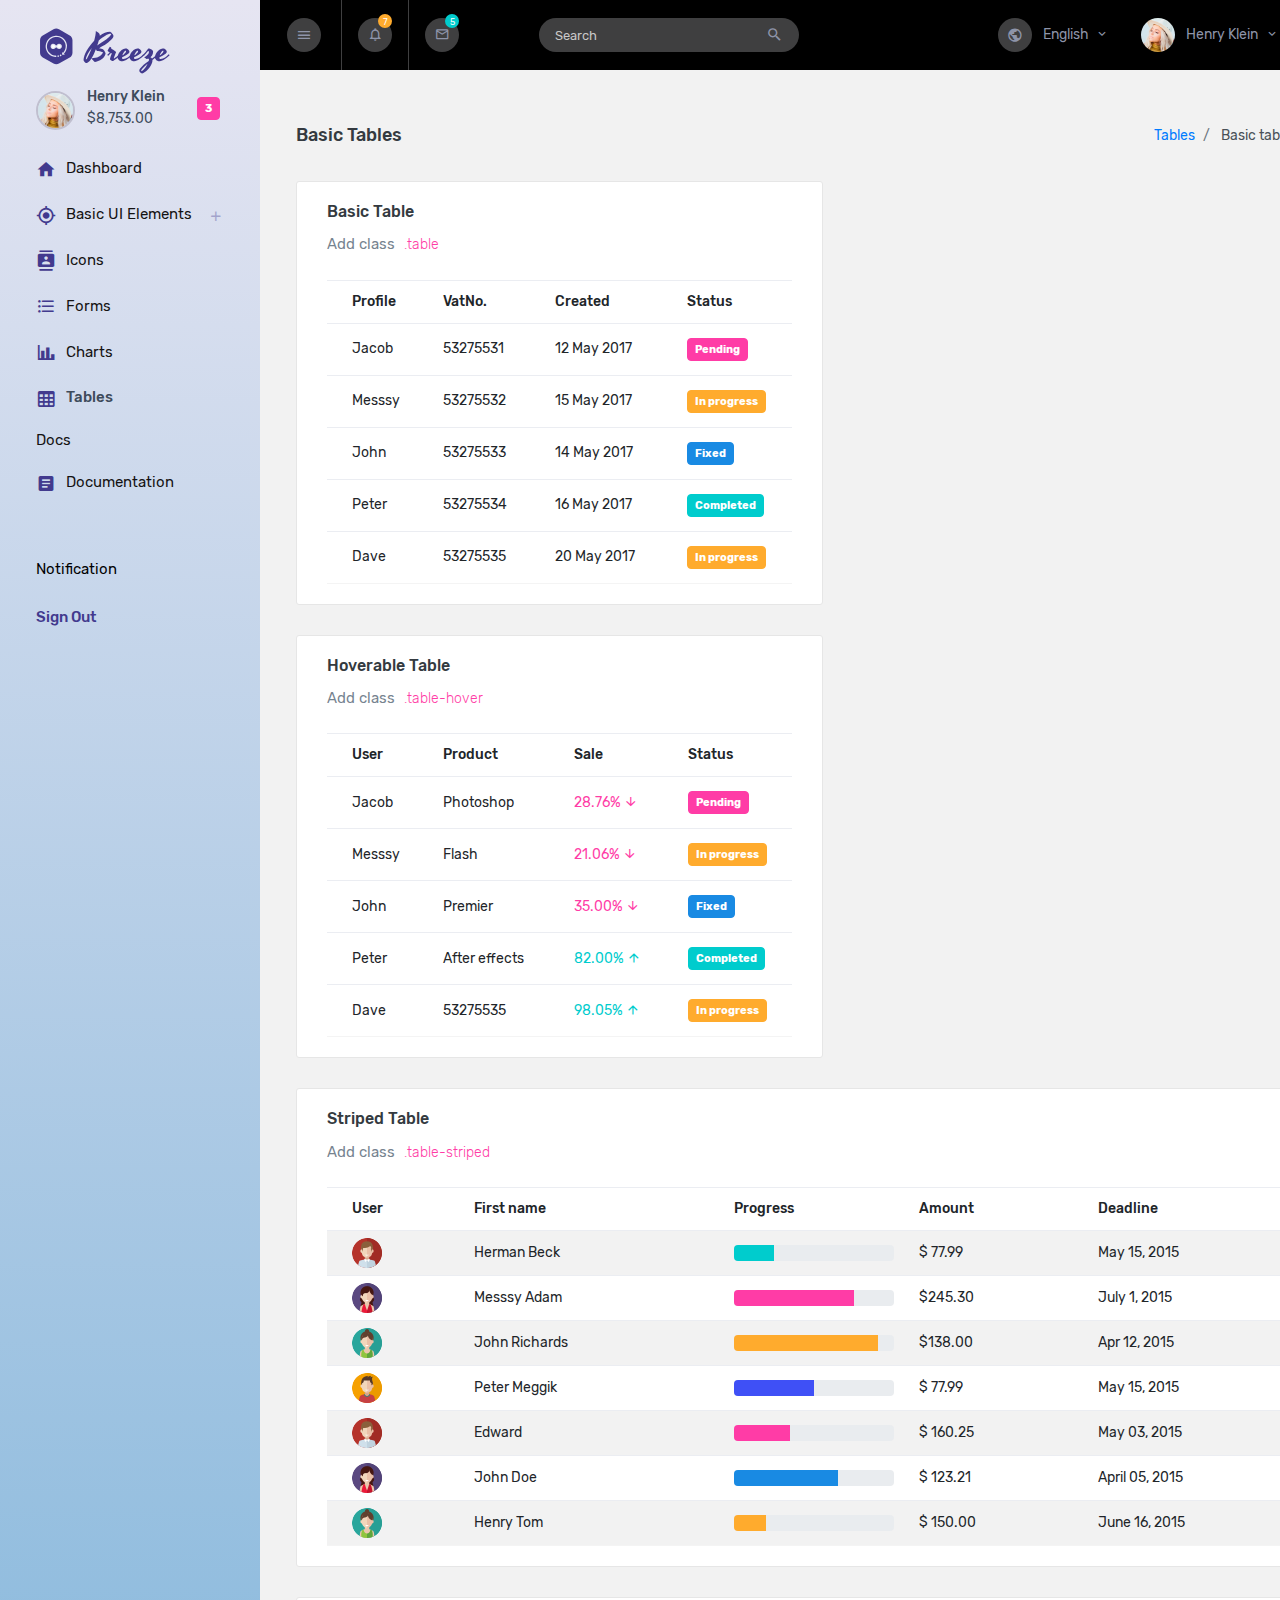
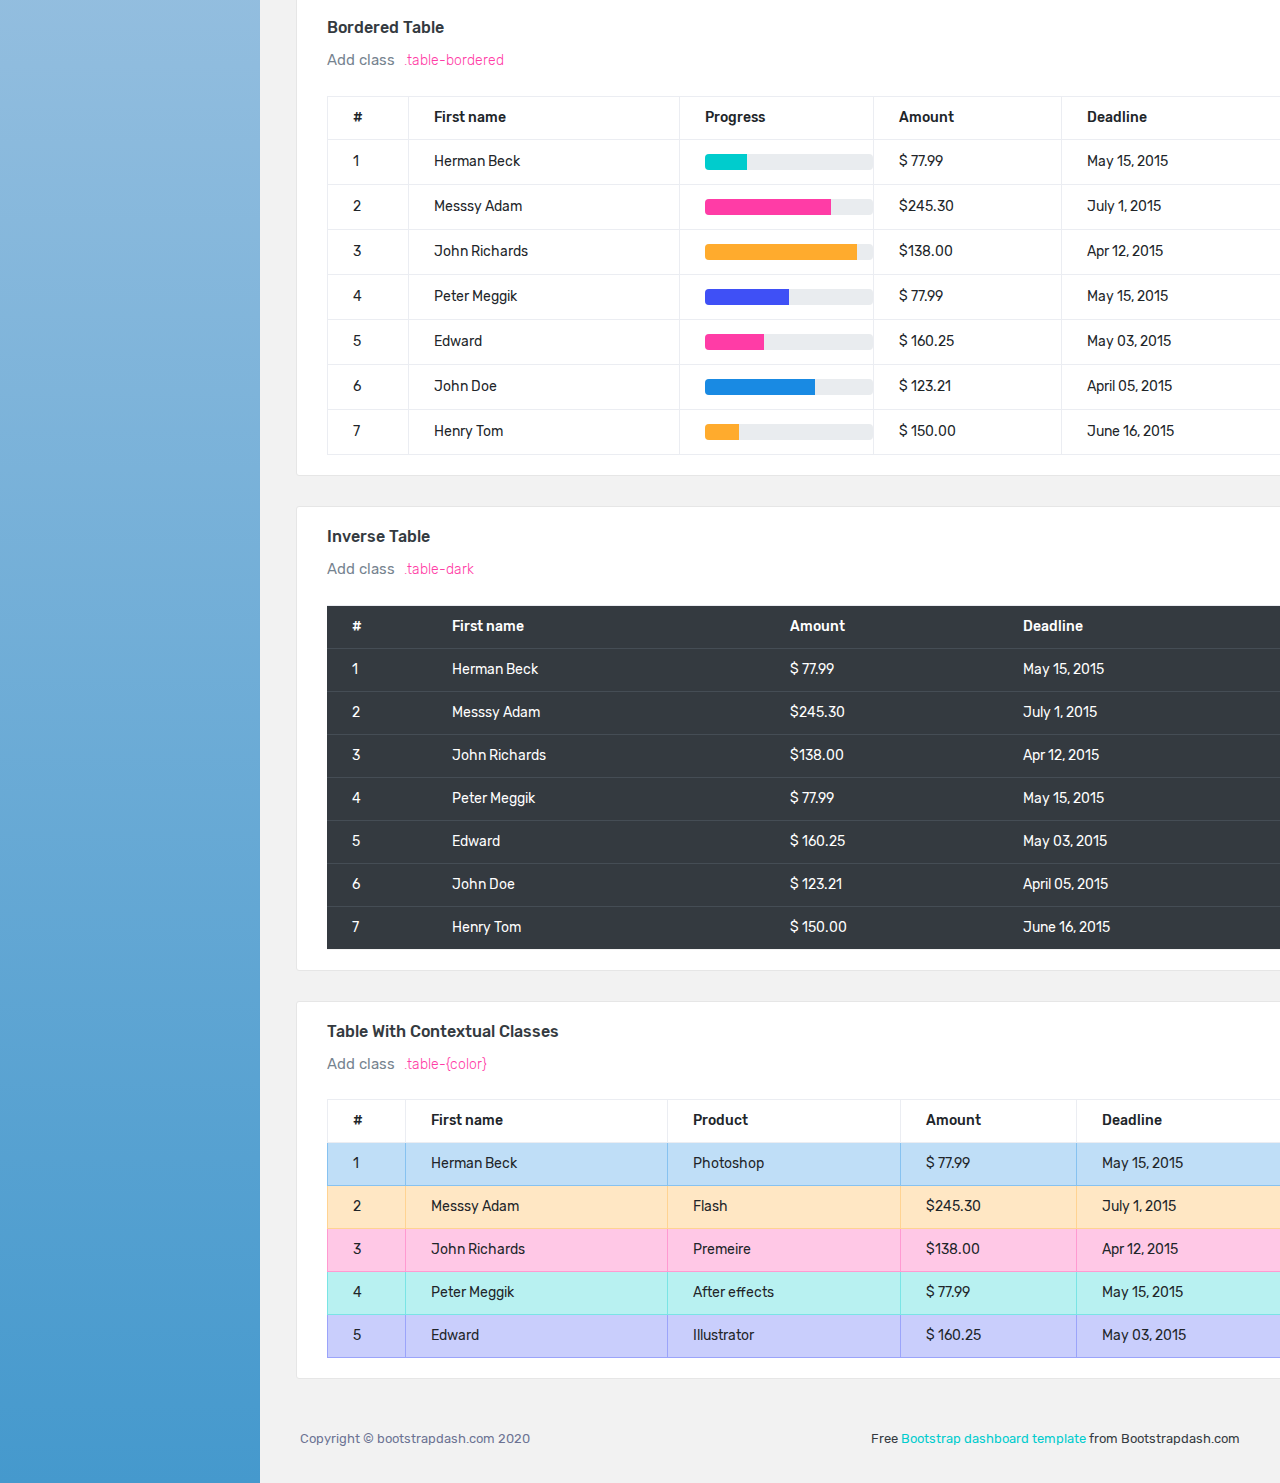
<file: admin/pages/tables/basic-table.html>
<!DOCTYPE html>
<html lang="en">
  <head>
    <!-- Required meta tags -->
    <meta charset="utf-8" />
    <meta name="viewport" content="width=device-width, initial-scale=1, shrink-to-fit=no" />
    <title>Breeze Admin</title>
    <link rel="stylesheet" href="../../assets/vendors/mdi/css/materialdesignicons.min.css" />
    <link rel="stylesheet" href="../../assets/vendors/flag-icon-css/css/flag-icon.min.css" />
    <link rel="stylesheet" href="../../assets/vendors/css/vendor.bundle.base.css" />
    <link rel="stylesheet" href="../../assets/css/style.css" />
    <link rel="shortcut icon" href="../../assets/images/favicon.png" />
  </head>
  <body>
    <div class="container-scroller">
      <nav class="sidebar sidebar-offcanvas" id="sidebar">
        <div class="text-center sidebar-brand-wrapper d-flex align-items-center">
          <a class="sidebar-brand brand-logo" href="../../index.html"><img src="../../assets/images/logo.svg" alt="logo" /></a>
          <a class="sidebar-brand brand-logo-mini pl-4 pt-3" href="../../index.html"><img src="../../assets/images/logo-mini.svg" alt="logo" /></a>
        </div>
        <ul class="nav">
          <li class="nav-item nav-profile">
            <a href="#" class="nav-link">
              <div class="nav-profile-image">
                <img src="../../assets/images/faces/face1.jpg" alt="profile" />
                <span class="login-status online"></span>
                <!--change to offline or busy as needed-->
              </div>
              <div class="nav-profile-text d-flex flex-column pr-3">
                <span class="font-weight-medium mb-2">Henry Klein</span>
                <span class="font-weight-normal">$8,753.00</span>
              </div>
              <span class="badge badge-danger text-white ml-3 rounded">3</span>
            </a>
          </li>
          <li class="nav-item">
            <a class="nav-link" href="../../index.html">
              <i class="mdi mdi-home menu-icon"></i>
              <span class="menu-title">Dashboard</span>
            </a>
          </li>
          <li class="nav-item">
            <a class="nav-link" data-toggle="collapse" href="#ui-basic" aria-expanded="false" aria-controls="ui-basic">
              <i class="mdi mdi-crosshairs-gps menu-icon"></i>
              <span class="menu-title">Basic UI Elements</span>
              <i class="menu-arrow"></i>
            </a>
            <div class="collapse" id="ui-basic">
              <ul class="nav flex-column sub-menu">
                <li class="nav-item">
                  <a class="nav-link" href="../../pages/ui-features/buttons.html">Buttons</a>
                </li>
                <li class="nav-item">
                  <a class="nav-link" href="../../pages/ui-features/dropdowns.html">Dropdowns</a>
                </li>
                <li class="nav-item">
                  <a class="nav-link" href="../../pages/ui-features/typography.html">Typography</a>
                </li>
              </ul>
            </div>
          </li>
          <li class="nav-item">
            <a class="nav-link" href="../../pages/icons/mdi.html">
              <i class="mdi mdi-contacts menu-icon"></i>
              <span class="menu-title">Icons</span>
            </a>
          </li>
          <li class="nav-item">
            <a class="nav-link" href="../../pages/forms/basic_elements.html">
              <i class="mdi mdi-format-list-bulleted menu-icon"></i>
              <span class="menu-title">Forms</span>
            </a>
          </li>
          <li class="nav-item">
            <a class="nav-link" href="../../pages/charts/chartjs.html">
              <i class="mdi mdi-chart-bar menu-icon"></i>
              <span class="menu-title">Charts</span>
            </a>
          </li>
          <li class="nav-item">
            <a class="nav-link" href="../../pages/tables/basic-table.html">
              <i class="mdi mdi-table-large menu-icon"></i>
              <span class="menu-title">Tables</span>
            </a>
          </li>
          <li class="nav-item">
            <span class="nav-link" href="#">
              <span class="menu-title">Docs</span>
            </span>
          </li>
          <li class="nav-item">
            <a class="nav-link" href="https://www.bootstrapdash.com/demo/breeze-free/documentation/documentation.html">
              <i class="mdi mdi-file-document-box menu-icon"></i>
              <span class="menu-title">Documentation</span>
            </a>
          </li>
          <li class="nav-item sidebar-actions">
            <div class="nav-link">
              <div class="mt-4">
                <div class="border-none">
                  <p class="text-black">Notification</p>
                </div>
                <ul class="mt-4 pl-0">
                  <li>Sign Out</li>
                </ul>
              </div>
            </div>
          </li>
        </ul>
      </nav>
      <div class="container-fluid page-body-wrapper">
        <div id="theme-settings" class="settings-panel">
          <i class="settings-close mdi mdi-close"></i>
          <p class="settings-heading">SIDEBAR SKINS</p>
          <div class="sidebar-bg-options selected" id="sidebar-default-theme">
            <div class="img-ss rounded-circle bg-light border mr-3"></div> Default
          </div>
          <div class="sidebar-bg-options" id="sidebar-dark-theme">
            <div class="img-ss rounded-circle bg-dark border mr-3"></div> Dark
          </div>
          <p class="settings-heading mt-2">HEADER SKINS</p>
          <div class="color-tiles mx-0 px-4">
            <div class="tiles light"></div>
            <div class="tiles dark"></div>
          </div>
        </div>
        <nav class="navbar col-lg-12 col-12 p-lg-0 fixed-top d-flex flex-row">
          <div class="navbar-menu-wrapper d-flex align-items-stretch justify-content-between">
            <a class="navbar-brand brand-logo-mini align-self-center d-lg-none" href="../../index.html"><img src="../../assets/images/logo-mini.svg" alt="logo" /></a>
            <button class="navbar-toggler navbar-toggler align-self-center mr-2" type="button" data-toggle="minimize">
              <i class="mdi mdi-menu"></i>
            </button>
            <ul class="navbar-nav">
              <li class="nav-item dropdown">
                <a class="nav-link count-indicator dropdown-toggle" id="notificationDropdown" href="#" data-toggle="dropdown">
                  <i class="mdi mdi-bell-outline"></i>
                  <span class="count count-varient1">7</span>
                </a>
                <div class="dropdown-menu navbar-dropdown navbar-dropdown-large preview-list" aria-labelledby="notificationDropdown">
                  <h6 class="p-3 mb-0">Notifications</h6>
                  <a class="dropdown-item preview-item">
                    <div class="preview-thumbnail">
                      <img src="../../assets/images/faces/face4.jpg" alt="" class="profile-pic" />
                    </div>
                    <div class="preview-item-content">
                      <p class="mb-0"> Dany Miles <span class="text-small text-muted">commented on your photo</span>
                      </p>
                    </div>
                  </a>
                  <a class="dropdown-item preview-item">
                    <div class="preview-thumbnail">
                      <img src="../../assets/images/faces/face3.jpg" alt="" class="profile-pic" />
                    </div>
                    <div class="preview-item-content">
                      <p class="mb-0"> James <span class="text-small text-muted">posted a photo on your wall</span>
                      </p>
                    </div>
                  </a>
                  <a class="dropdown-item preview-item">
                    <div class="preview-thumbnail">
                      <img src="../../assets/images/faces/face2.jpg" alt="" class="profile-pic" />
                    </div>
                    <div class="preview-item-content">
                      <p class="mb-0"> Alex <span class="text-small text-muted">just mentioned you in his post</span>
                      </p>
                    </div>
                  </a>
                  <div class="dropdown-divider"></div>
                  <p class="p-3 mb-0">View all activities</p>
                </div>
              </li>
              <li class="nav-item dropdown d-none d-sm-flex">
                <a class="nav-link count-indicator dropdown-toggle" id="messageDropdown" href="#" data-toggle="dropdown">
                  <i class="mdi mdi-email-outline"></i>
                  <span class="count count-varient2">5</span>
                </a>
                <div class="dropdown-menu navbar-dropdown navbar-dropdown-large preview-list" aria-labelledby="messageDropdown">
                  <h6 class="p-3 mb-0">Messages</h6>
                  <a class="dropdown-item preview-item">
                    <div class="preview-item-content flex-grow">
                      <span class="badge badge-pill badge-success">Request</span>
                      <p class="text-small text-muted ellipsis mb-0"> Suport needed for user123 </p>
                    </div>
                    <p class="text-small text-muted align-self-start"> 4:10 PM </p>
                  </a>
                  <a class="dropdown-item preview-item">
                    <div class="preview-item-content flex-grow">
                      <span class="badge badge-pill badge-warning">Invoices</span>
                      <p class="text-small text-muted ellipsis mb-0"> Invoice for order is mailed </p>
                    </div>
                    <p class="text-small text-muted align-self-start"> 4:10 PM </p>
                  </a>
                  <a class="dropdown-item preview-item">
                    <div class="preview-item-content flex-grow">
                      <span class="badge badge-pill badge-danger">Projects</span>
                      <p class="text-small text-muted ellipsis mb-0"> New project will start tomorrow </p>
                    </div>
                    <p class="text-small text-muted align-self-start"> 4:10 PM </p>
                  </a>
                  <h6 class="p-3 mb-0">See all activity</h6>
                </div>
              </li>
              <li class="nav-item nav-search border-0 ml-1 ml-md-3 ml-lg-5 d-none d-md-flex">
                <form class="nav-link form-inline mt-2 mt-md-0">
                  <div class="input-group">
                    <input type="text" class="form-control" placeholder="Search" />
                    <div class="input-group-append">
                      <span class="input-group-text">
                        <i class="mdi mdi-magnify"></i>
                      </span>
                    </div>
                  </div>
                </form>
              </li>
            </ul>
            <ul class="navbar-nav navbar-nav-right ml-lg-auto">
              <li class="nav-item dropdown d-none d-xl-flex border-0">
                <a class="nav-link dropdown-toggle" id="languageDropdown" href="#" data-toggle="dropdown">
                  <i class="mdi mdi-earth"></i> English </a>
                <div class="dropdown-menu navbar-dropdown" aria-labelledby="languageDropdown">
                  <a class="dropdown-item" href="#"> French </a>
                  <a class="dropdown-item" href="#"> Spain </a>
                  <a class="dropdown-item" href="#"> Latin </a>
                  <a class="dropdown-item" href="#"> Japanese </a>
                </div>
              </li>
              <li class="nav-item nav-profile dropdown border-0">
                <a class="nav-link dropdown-toggle" id="profileDropdown" href="#" data-toggle="dropdown">
                  <img class="nav-profile-img mr-2" alt="" src="../../assets/images/faces/face1.jpg" />
                  <span class="profile-name">Henry Klein</span>
                </a>
                <div class="dropdown-menu navbar-dropdown w-100" aria-labelledby="profileDropdown">
                  <a class="dropdown-item" href="#">
                    <i class="mdi mdi-cached mr-2 text-success"></i> Activity Log </a>
                  <a class="dropdown-item" href="#">
                    <i class="mdi mdi-logout mr-2 text-primary"></i> Signout </a>
                </div>
              </li>
            </ul>
            <button class="navbar-toggler navbar-toggler-right d-lg-none align-self-center" type="button" data-toggle="offcanvas">
              <span class="mdi mdi-menu"></span>
            </button>
          </div>
        </nav>
        <div class="main-panel">
          <div class="content-wrapper">
            <div class="page-header">
              <h3 class="page-title">Basic Tables</h3>
              <nav aria-label="breadcrumb">
                <ol class="breadcrumb">
                  <li class="breadcrumb-item"><a href="#">Tables</a></li>
                  <li class="breadcrumb-item active" aria-current="page"> Basic tables </li>
                </ol>
              </nav>
            </div>
            <div class="row">
              <div class="col-lg-6 grid-margin stretch-card">
                <div class="card">
                  <div class="card-body">
                    <h4 class="card-title">Basic Table</h4>
                    <p class="card-description"> Add class <code>.table</code>
                    </p>
                    <div class="table-responsive">
                      <table class="table">
                        <thead>
                          <tr>
                            <th>Profile</th>
                            <th>VatNo.</th>
                            <th>Created</th>
                            <th>Status</th>
                          </tr>
                        </thead>
                        <tbody>
                          <tr>
                            <td>Jacob</td>
                            <td>53275531</td>
                            <td>12 May 2017</td>
                            <td>
                              <label class="badge badge-danger">Pending</label>
                            </td>
                          </tr>
                          <tr>
                            <td>Messsy</td>
                            <td>53275532</td>
                            <td>15 May 2017</td>
                            <td>
                              <label class="badge badge-warning">In progress</label>
                            </td>
                          </tr>
                          <tr>
                            <td>John</td>
                            <td>53275533</td>
                            <td>14 May 2017</td>
                            <td>
                              <label class="badge badge-info">Fixed</label>
                            </td>
                          </tr>
                          <tr>
                            <td>Peter</td>
                            <td>53275534</td>
                            <td>16 May 2017</td>
                            <td>
                              <label class="badge badge-success">Completed</label>
                            </td>
                          </tr>
                          <tr>
                            <td>Dave</td>
                            <td>53275535</td>
                            <td>20 May 2017</td>
                            <td>
                              <label class="badge badge-warning">In progress</label>
                            </td>
                          </tr>
                        </tbody>
                      </table>
                    </div>
                  </div>
                </div>
              </div>
              <div class="col-lg-6 grid-margin stretch-card">
                <div class="card">
                  <div class="card-body">
                    <h4 class="card-title">Hoverable Table</h4>
                    <p class="card-description"> Add class <code>.table-hover</code>
                    </p>
                    <div class="table-responsive">
                      <table class="table table-hover">
                        <thead>
                          <tr>
                            <th>User</th>
                            <th>Product</th>
                            <th>Sale</th>
                            <th>Status</th>
                          </tr>
                        </thead>
                        <tbody>
                          <tr>
                            <td>Jacob</td>
                            <td>Photoshop</td>
                            <td class="text-danger"> 28.76% <i class="mdi mdi-arrow-down"></i>
                            </td>
                            <td>
                              <label class="badge badge-danger">Pending</label>
                            </td>
                          </tr>
                          <tr>
                            <td>Messsy</td>
                            <td>Flash</td>
                            <td class="text-danger"> 21.06% <i class="mdi mdi-arrow-down"></i>
                            </td>
                            <td>
                              <label class="badge badge-warning">In progress</label>
                            </td>
                          </tr>
                          <tr>
                            <td>John</td>
                            <td>Premier</td>
                            <td class="text-danger"> 35.00% <i class="mdi mdi-arrow-down"></i>
                            </td>
                            <td>
                              <label class="badge badge-info">Fixed</label>
                            </td>
                          </tr>
                          <tr>
                            <td>Peter</td>
                            <td>After effects</td>
                            <td class="text-success"> 82.00% <i class="mdi mdi-arrow-up"></i>
                            </td>
                            <td>
                              <label class="badge badge-success">Completed</label>
                            </td>
                          </tr>
                          <tr>
                            <td>Dave</td>
                            <td>53275535</td>
                            <td class="text-success"> 98.05% <i class="mdi mdi-arrow-up"></i>
                            </td>
                            <td>
                              <label class="badge badge-warning">In progress</label>
                            </td>
                          </tr>
                        </tbody>
                      </table>
                    </div>
                  </div>
                </div>
              </div>
              <div class="col-lg-12 grid-margin stretch-card">
                <div class="card">
                  <div class="card-body">
                    <h4 class="card-title">Striped Table</h4>
                    <p class="card-description"> Add class <code>.table-striped</code>
                    </p>
                    <div class="table-responsive">
                      <table class="table table-striped">
                        <thead>
                          <tr>
                            <th>User</th>
                            <th>First name</th>
                            <th>Progress</th>
                            <th>Amount</th>
                            <th>Deadline</th>
                          </tr>
                        </thead>
                        <tbody>
                          <tr>
                            <td class="py-1">
                              <img src="../../assets/images/faces-clipart/pic-1.png" alt="image" />
                            </td>
                            <td>Herman Beck</td>
                            <td>
                              <div class="progress">
                                <div class="progress-bar bg-success" role="progressbar" style="width: 25%;" aria-valuenow="25" aria-valuemin="0" aria-valuemax="100"></div>
                              </div>
                            </td>
                            <td>$ 77.99</td>
                            <td>May 15, 2015</td>
                          </tr>
                          <tr>
                            <td class="py-1">
                              <img src="../../assets/images/faces-clipart/pic-2.png" alt="image" />
                            </td>
                            <td>Messsy Adam</td>
                            <td>
                              <div class="progress">
                                <div class="progress-bar bg-danger" role="progressbar" style="width: 75%;" aria-valuenow="75" aria-valuemin="0" aria-valuemax="100"></div>
                              </div>
                            </td>
                            <td>$245.30</td>
                            <td>July 1, 2015</td>
                          </tr>
                          <tr>
                            <td class="py-1">
                              <img src="../../assets/images/faces-clipart/pic-3.png" alt="image" />
                            </td>
                            <td>John Richards</td>
                            <td>
                              <div class="progress">
                                <div class="progress-bar bg-warning" role="progressbar" style="width: 90%;" aria-valuenow="90" aria-valuemin="0" aria-valuemax="100"></div>
                              </div>
                            </td>
                            <td>$138.00</td>
                            <td>Apr 12, 2015</td>
                          </tr>
                          <tr>
                            <td class="py-1">
                              <img src="../../assets/images/faces-clipart/pic-4.png" alt="image" />
                            </td>
                            <td>Peter Meggik</td>
                            <td>
                              <div class="progress">
                                <div class="progress-bar bg-primary" role="progressbar" style="width: 50%;" aria-valuenow="50" aria-valuemin="0" aria-valuemax="100"></div>
                              </div>
                            </td>
                            <td>$ 77.99</td>
                            <td>May 15, 2015</td>
                          </tr>
                          <tr>
                            <td class="py-1">
                              <img src="../../assets/images/faces-clipart/pic-1.png" alt="image" />
                            </td>
                            <td>Edward</td>
                            <td>
                              <div class="progress">
                                <div class="progress-bar bg-danger" role="progressbar" style="width: 35%;" aria-valuenow="35" aria-valuemin="0" aria-valuemax="100"></div>
                              </div>
                            </td>
                            <td>$ 160.25</td>
                            <td>May 03, 2015</td>
                          </tr>
                          <tr>
                            <td class="py-1">
                              <img src="../../assets/images/faces-clipart/pic-2.png" alt="image" />
                            </td>
                            <td>John Doe</td>
                            <td>
                              <div class="progress">
                                <div class="progress-bar bg-info" role="progressbar" style="width: 65%;" aria-valuenow="65" aria-valuemin="0" aria-valuemax="100"></div>
                              </div>
                            </td>
                            <td>$ 123.21</td>
                            <td>April 05, 2015</td>
                          </tr>
                          <tr>
                            <td class="py-1">
                              <img src="../../assets/images/faces-clipart/pic-3.png" alt="image" />
                            </td>
                            <td>Henry Tom</td>
                            <td>
                              <div class="progress">
                                <div class="progress-bar bg-warning" role="progressbar" style="width: 20%;" aria-valuenow="20" aria-valuemin="0" aria-valuemax="100"></div>
                              </div>
                            </td>
                            <td>$ 150.00</td>
                            <td>June 16, 2015</td>
                          </tr>
                        </tbody>
                      </table>
                    </div>
                  </div>
                </div>
              </div>
              <div class="col-lg-12 grid-margin stretch-card">
                <div class="card">
                  <div class="card-body">
                    <h4 class="card-title">Bordered table</h4>
                    <p class="card-description"> Add class <code>.table-bordered</code>
                    </p>
                    <div class="table-responsive">
                      <table class="table table-bordered">
                        <thead>
                          <tr>
                            <th>#</th>
                            <th>First name</th>
                            <th>Progress</th>
                            <th>Amount</th>
                            <th>Deadline</th>
                          </tr>
                        </thead>
                        <tbody>
                          <tr>
                            <td>1</td>
                            <td>Herman Beck</td>
                            <td>
                              <div class="progress">
                                <div class="progress-bar bg-success" role="progressbar" style="width: 25%;" aria-valuenow="25" aria-valuemin="0" aria-valuemax="100"></div>
                              </div>
                            </td>
                            <td>$ 77.99</td>
                            <td>May 15, 2015</td>
                          </tr>
                          <tr>
                            <td>2</td>
                            <td>Messsy Adam</td>
                            <td>
                              <div class="progress">
                                <div class="progress-bar bg-danger" role="progressbar" style="width: 75%;" aria-valuenow="75" aria-valuemin="0" aria-valuemax="100"></div>
                              </div>
                            </td>
                            <td>$245.30</td>
                            <td>July 1, 2015</td>
                          </tr>
                          <tr>
                            <td>3</td>
                            <td>John Richards</td>
                            <td>
                              <div class="progress">
                                <div class="progress-bar bg-warning" role="progressbar" style="width: 90%;" aria-valuenow="90" aria-valuemin="0" aria-valuemax="100"></div>
                              </div>
                            </td>
                            <td>$138.00</td>
                            <td>Apr 12, 2015</td>
                          </tr>
                          <tr>
                            <td>4</td>
                            <td>Peter Meggik</td>
                            <td>
                              <div class="progress">
                                <div class="progress-bar bg-primary" role="progressbar" style="width: 50%;" aria-valuenow="50" aria-valuemin="0" aria-valuemax="100"></div>
                              </div>
                            </td>
                            <td>$ 77.99</td>
                            <td>May 15, 2015</td>
                          </tr>
                          <tr>
                            <td>5</td>
                            <td>Edward</td>
                            <td>
                              <div class="progress">
                                <div class="progress-bar bg-danger" role="progressbar" style="width: 35%;" aria-valuenow="35" aria-valuemin="0" aria-valuemax="100"></div>
                              </div>
                            </td>
                            <td>$ 160.25</td>
                            <td>May 03, 2015</td>
                          </tr>
                          <tr>
                            <td>6</td>
                            <td>John Doe</td>
                            <td>
                              <div class="progress">
                                <div class="progress-bar bg-info" role="progressbar" style="width: 65%;" aria-valuenow="65" aria-valuemin="0" aria-valuemax="100"></div>
                              </div>
                            </td>
                            <td>$ 123.21</td>
                            <td>April 05, 2015</td>
                          </tr>
                          <tr>
                            <td>7</td>
                            <td>Henry Tom</td>
                            <td>
                              <div class="progress">
                                <div class="progress-bar bg-warning" role="progressbar" style="width: 20%;" aria-valuenow="20" aria-valuemin="0" aria-valuemax="100"></div>
                              </div>
                            </td>
                            <td>$ 150.00</td>
                            <td>June 16, 2015</td>
                          </tr>
                        </tbody>
                      </table>
                    </div>
                  </div>
                </div>
              </div>
              <div class="col-lg-12 grid-margin stretch-card">
                <div class="card">
                  <div class="card-body">
                    <h4 class="card-title">Inverse table</h4>
                    <p class="card-description"> Add class <code>.table-dark</code>
                    </p>
                    <div class="table-responsive">
                      <table class="table table-dark">
                        <thead>
                          <tr>
                            <th>#</th>
                            <th>First name</th>
                            <th>Amount</th>
                            <th>Deadline</th>
                          </tr>
                        </thead>
                        <tbody>
                          <tr>
                            <td>1</td>
                            <td>Herman Beck</td>
                            <td>$ 77.99</td>
                            <td>May 15, 2015</td>
                          </tr>
                          <tr>
                            <td>2</td>
                            <td>Messsy Adam</td>
                            <td>$245.30</td>
                            <td>July 1, 2015</td>
                          </tr>
                          <tr>
                            <td>3</td>
                            <td>John Richards</td>
                            <td>$138.00</td>
                            <td>Apr 12, 2015</td>
                          </tr>
                          <tr>
                            <td>4</td>
                            <td>Peter Meggik</td>
                            <td>$ 77.99</td>
                            <td>May 15, 2015</td>
                          </tr>
                          <tr>
                            <td>5</td>
                            <td>Edward</td>
                            <td>$ 160.25</td>
                            <td>May 03, 2015</td>
                          </tr>
                          <tr>
                            <td>6</td>
                            <td>John Doe</td>
                            <td>$ 123.21</td>
                            <td>April 05, 2015</td>
                          </tr>
                          <tr>
                            <td>7</td>
                            <td>Henry Tom</td>
                            <td>$ 150.00</td>
                            <td>June 16, 2015</td>
                          </tr>
                        </tbody>
                      </table>
                    </div>
                  </div>
                </div>
              </div>
              <div class="col-lg-12 stretch-card">
                <div class="card">
                  <div class="card-body">
                    <h4 class="card-title">Table with contextual classes</h4>
                    <p class="card-description"> Add class <code>.table-{color}</code>
                    </p>
                    <div class="table-responsive">
                      <table class="table table-bordered">
                        <thead>
                          <tr>
                            <th>#</th>
                            <th>First name</th>
                            <th>Product</th>
                            <th>Amount</th>
                            <th>Deadline</th>
                          </tr>
                        </thead>
                        <tbody>
                          <tr class="table-info">
                            <td>1</td>
                            <td>Herman Beck</td>
                            <td>Photoshop</td>
                            <td>$ 77.99</td>
                            <td>May 15, 2015</td>
                          </tr>
                          <tr class="table-warning">
                            <td>2</td>
                            <td>Messsy Adam</td>
                            <td>Flash</td>
                            <td>$245.30</td>
                            <td>July 1, 2015</td>
                          </tr>
                          <tr class="table-danger">
                            <td>3</td>
                            <td>John Richards</td>
                            <td>Premeire</td>
                            <td>$138.00</td>
                            <td>Apr 12, 2015</td>
                          </tr>
                          <tr class="table-success">
                            <td>4</td>
                            <td>Peter Meggik</td>
                            <td>After effects</td>
                            <td>$ 77.99</td>
                            <td>May 15, 2015</td>
                          </tr>
                          <tr class="table-primary">
                            <td>5</td>
                            <td>Edward</td>
                            <td>Illustrator</td>
                            <td>$ 160.25</td>
                            <td>May 03, 2015</td>
                          </tr>
                        </tbody>
                      </table>
                    </div>
                  </div>
                </div>
              </div>
            </div>
          </div>
          <footer class="footer">
            <div class="d-sm-flex justify-content-center justify-content-sm-between">
              <span class="text-muted d-block text-center text-sm-left d-sm-inline-block">Copyright © bootstrapdash.com 2020</span>
              <span class="float-none float-sm-right d-block mt-1 mt-sm-0 text-center"> Free <a href="https://www.bootstrapdash.com/" target="_blank">Bootstrap dashboard template</a> from Bootstrapdash.com</span>
            </div>
          </footer>
        </div>
        <!-- main-panel ends -->
      </div>
      <!-- page-body-wrapper ends -->
    </div>
    <!-- container-scroller -->
    <script src="../../assets/vendors/js/vendor.bundle.base.js"></script>
    <script src="../../assets/js/off-canvas.js"></script>
    <script src="../../assets/js/hoverable-collapse.js"></script>
    <script src="../../assets/js/misc.js"></script>
  </body>
</html>
</file>
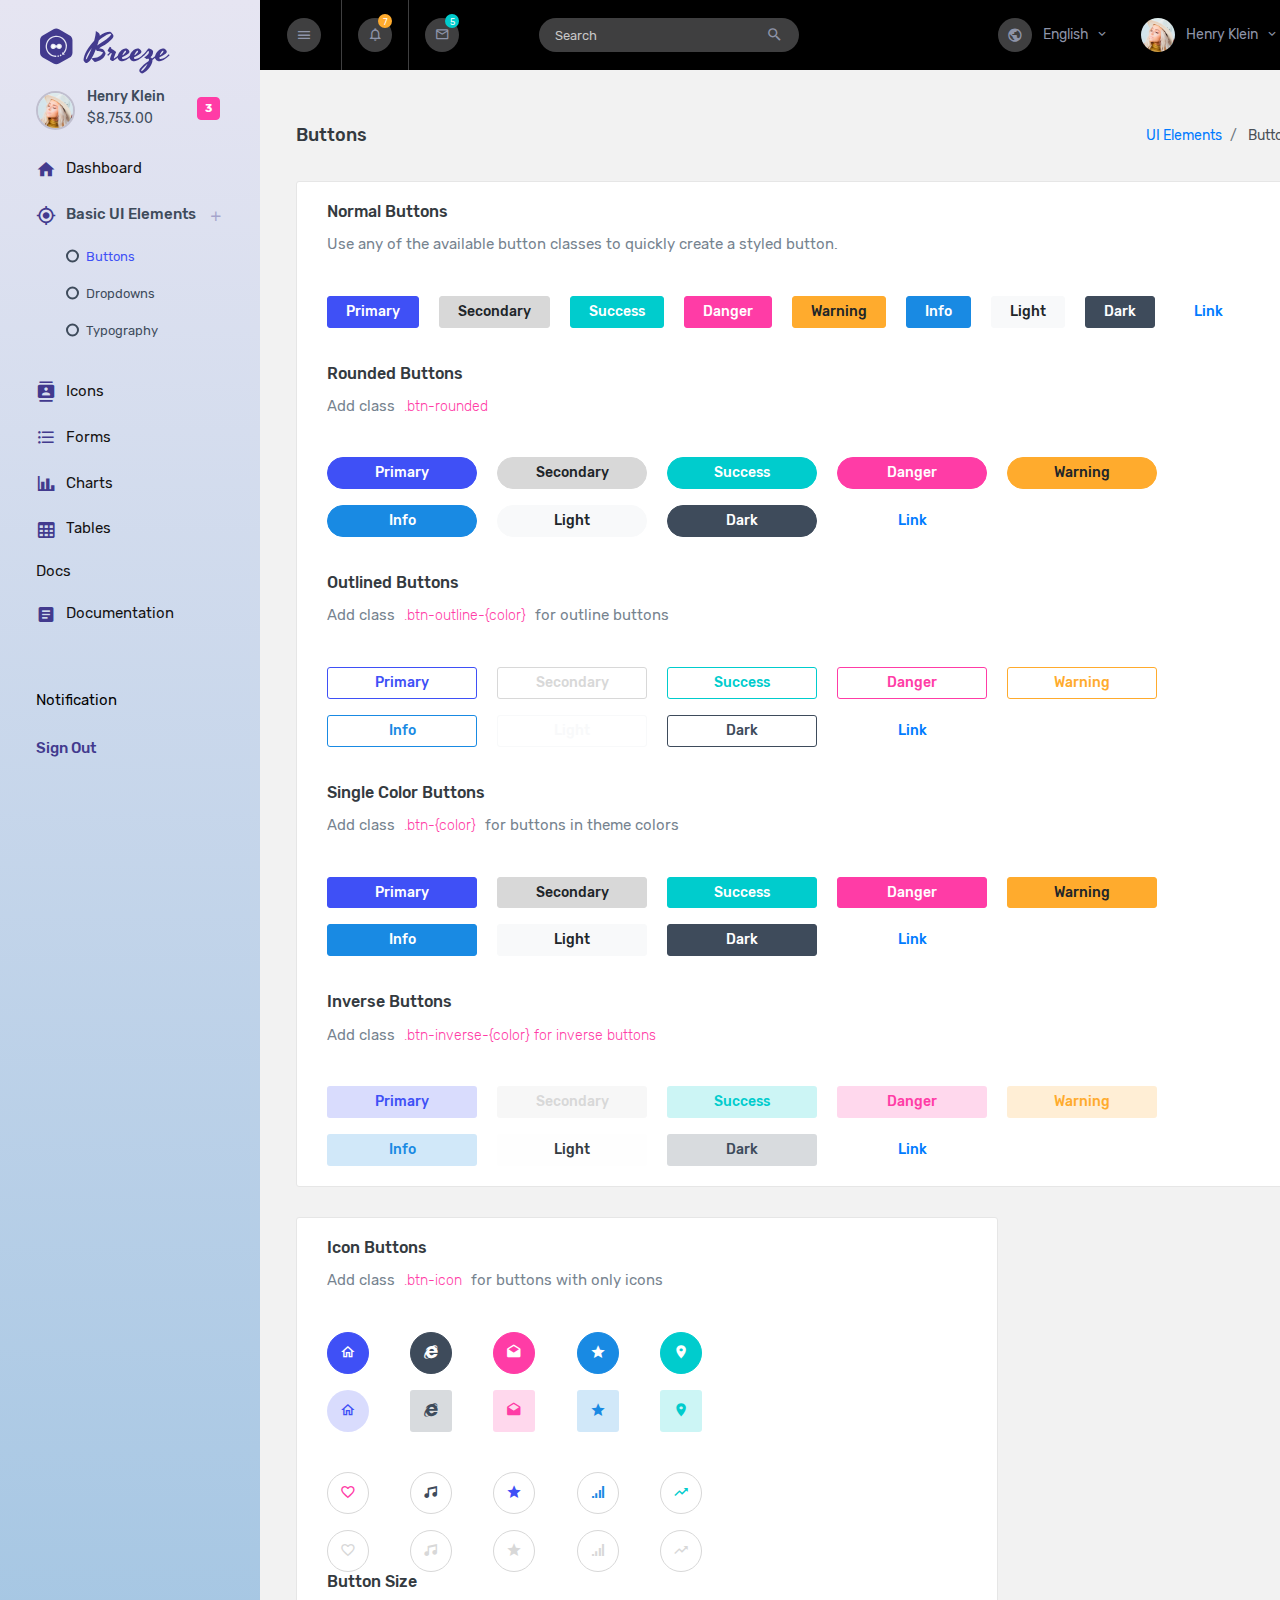
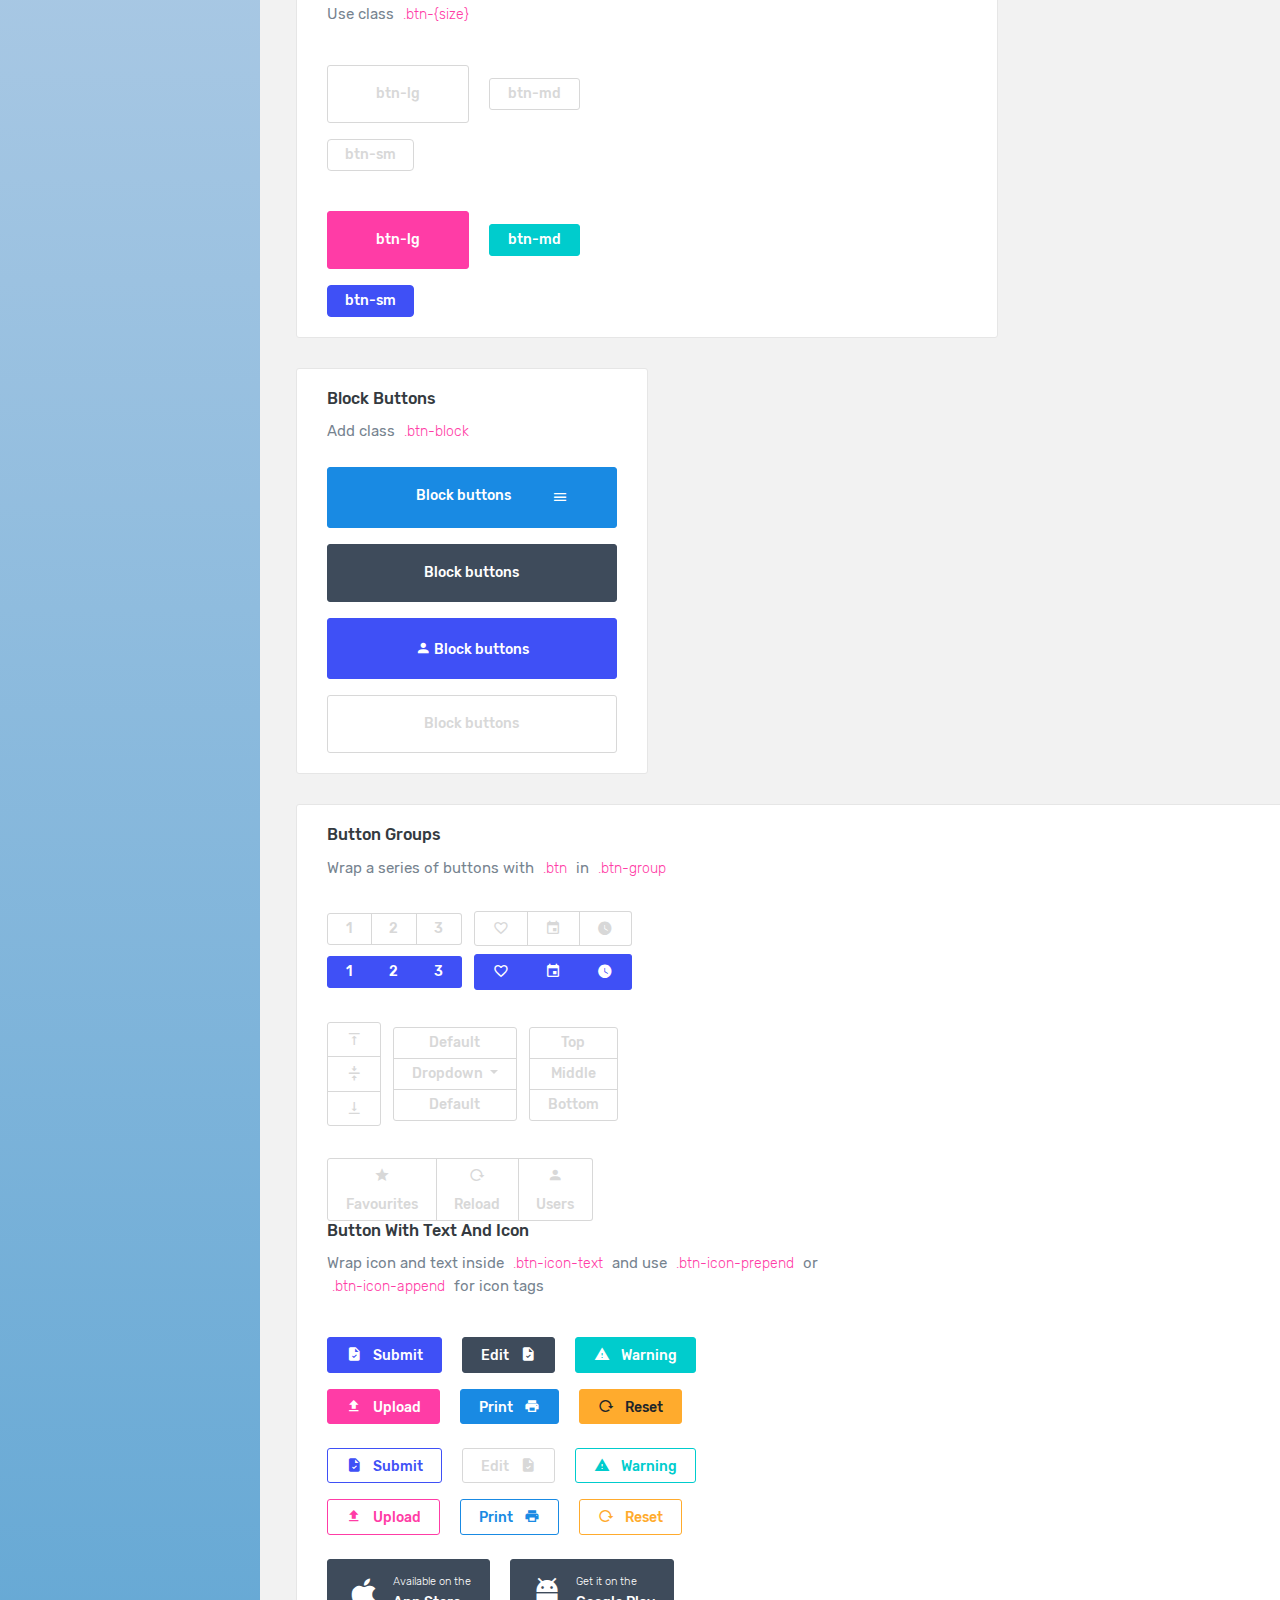
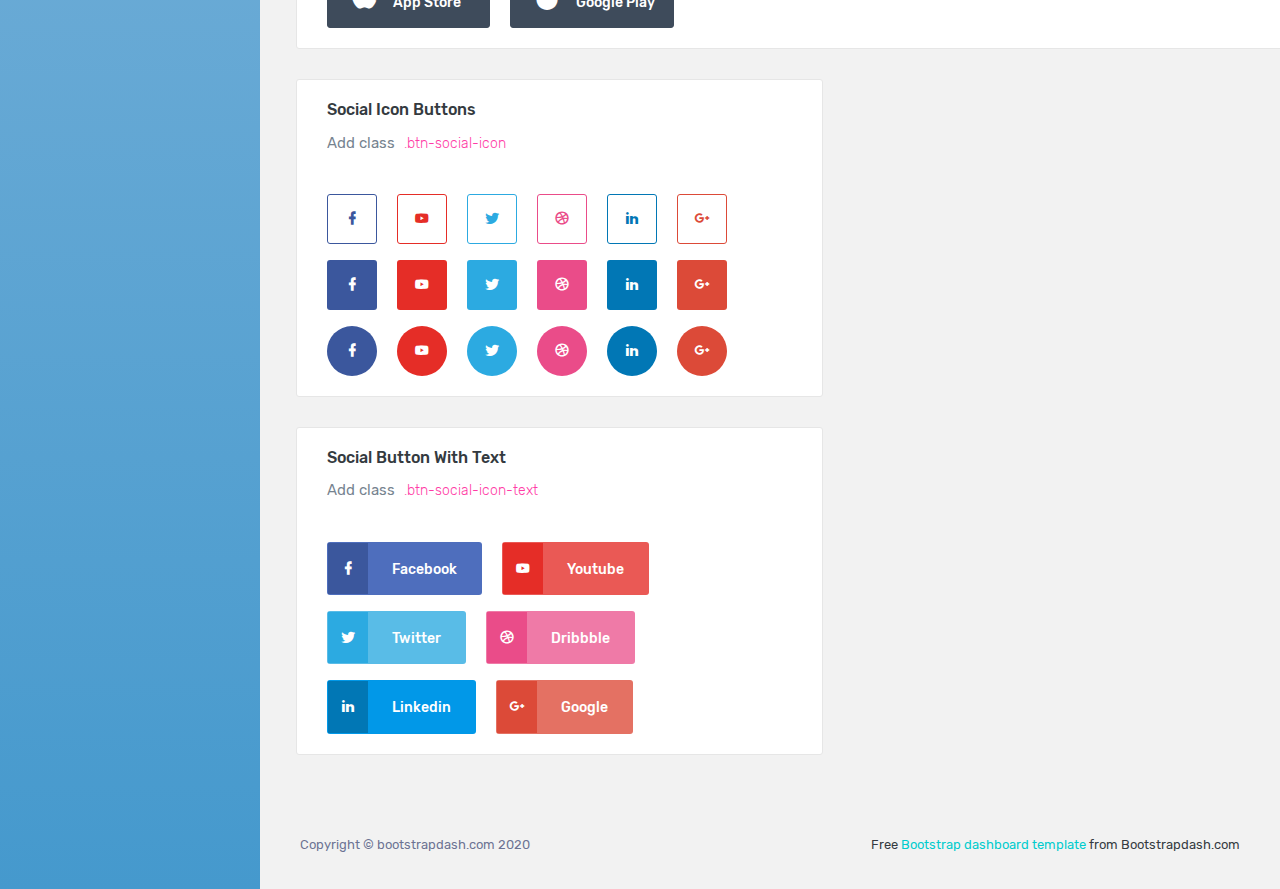
<file: admin/pages/ui-features/buttons.html>
<!DOCTYPE html>
<html lang="en">
  <head>
    <!-- Required meta tags -->
    <meta charset="utf-8" />
    <meta name="viewport" content="width=device-width, initial-scale=1, shrink-to-fit=no" />
    <title>Breeze Admin</title>
    <link rel="stylesheet" href="../../assets/vendors/mdi/css/materialdesignicons.min.css" />
    <link rel="stylesheet" href="../../assets/vendors/flag-icon-css/css/flag-icon.min.css" />
    <link rel="stylesheet" href="../../assets/vendors/css/vendor.bundle.base.css" />
    <link rel="stylesheet" href="../../assets/css/style.css" />
    <link rel="shortcut icon" href="../../assets/images/favicon.png" />
  </head>
  <body>
    <div class="container-scroller">
      <nav class="sidebar sidebar-offcanvas" id="sidebar">
        <div class="text-center sidebar-brand-wrapper d-flex align-items-center">
          <a class="sidebar-brand brand-logo" href="../../index.html"><img src="../../assets/images/logo.svg" alt="logo" /></a>
          <a class="sidebar-brand brand-logo-mini pl-4 pt-3" href="../../index.html"><img src="../../assets/images/logo-mini.svg" alt="logo" /></a>
        </div>
        <ul class="nav">
          <li class="nav-item nav-profile">
            <a href="#" class="nav-link">
              <div class="nav-profile-image">
                <img src="../../assets/images/faces/face1.jpg" alt="profile" />
                <span class="login-status online"></span>
                <!--change to offline or busy as needed-->
              </div>
              <div class="nav-profile-text d-flex flex-column pr-3">
                <span class="font-weight-medium mb-2">Henry Klein</span>
                <span class="font-weight-normal">$8,753.00</span>
              </div>
              <span class="badge badge-danger text-white ml-3 rounded">3</span>
            </a>
          </li>
          <li class="nav-item">
            <a class="nav-link" href="../../index.html">
              <i class="mdi mdi-home menu-icon"></i>
              <span class="menu-title">Dashboard</span>
            </a>
          </li>
          <li class="nav-item">
            <a class="nav-link" data-toggle="collapse" href="#ui-basic" aria-expanded="false" aria-controls="ui-basic">
              <i class="mdi mdi-crosshairs-gps menu-icon"></i>
              <span class="menu-title">Basic UI Elements</span>
              <i class="menu-arrow"></i>
            </a>
            <div class="collapse" id="ui-basic">
              <ul class="nav flex-column sub-menu">
                <li class="nav-item">
                  <a class="nav-link" href="../../pages/ui-features/buttons.html">Buttons</a>
                </li>
                <li class="nav-item">
                  <a class="nav-link" href="../../pages/ui-features/dropdowns.html">Dropdowns</a>
                </li>
                <li class="nav-item">
                  <a class="nav-link" href="../../pages/ui-features/typography.html">Typography</a>
                </li>
              </ul>
            </div>
          </li>
          <li class="nav-item">
            <a class="nav-link" href="../../pages/icons/mdi.html">
              <i class="mdi mdi-contacts menu-icon"></i>
              <span class="menu-title">Icons</span>
            </a>
          </li>
          <li class="nav-item">
            <a class="nav-link" href="../../pages/forms/basic_elements.html">
              <i class="mdi mdi-format-list-bulleted menu-icon"></i>
              <span class="menu-title">Forms</span>
            </a>
          </li>
          <li class="nav-item">
            <a class="nav-link" href="../../pages/charts/chartjs.html">
              <i class="mdi mdi-chart-bar menu-icon"></i>
              <span class="menu-title">Charts</span>
            </a>
          </li>
          <li class="nav-item">
            <a class="nav-link" href="../../pages/tables/basic-table.html">
              <i class="mdi mdi-table-large menu-icon"></i>
              <span class="menu-title">Tables</span>
            </a>
          </li>
          <li class="nav-item">
            <span class="nav-link" href="#">
              <span class="menu-title">Docs</span>
            </span>
          </li>
          <li class="nav-item">
            <a class="nav-link" href="https://www.bootstrapdash.com/demo/breeze-free/documentation/documentation.html">
              <i class="mdi mdi-file-document-box menu-icon"></i>
              <span class="menu-title">Documentation</span>
            </a>
          </li>
          <li class="nav-item sidebar-actions">
            <div class="nav-link">
              <div class="mt-4">
                <div class="border-none">
                  <p class="text-black">Notification</p>
                </div>
                <ul class="mt-4 pl-0">
                  <li>Sign Out</li>
                </ul>
              </div>
            </div>
          </li>
        </ul>
      </nav>
      <div class="container-fluid page-body-wrapper">
        <div id="theme-settings" class="settings-panel">
          <i class="settings-close mdi mdi-close"></i>
          <p class="settings-heading">SIDEBAR SKINS</p>
          <div class="sidebar-bg-options selected" id="sidebar-default-theme">
            <div class="img-ss rounded-circle bg-light border mr-3"></div> Default
          </div>
          <div class="sidebar-bg-options" id="sidebar-dark-theme">
            <div class="img-ss rounded-circle bg-dark border mr-3"></div> Dark
          </div>
          <p class="settings-heading mt-2">HEADER SKINS</p>
          <div class="color-tiles mx-0 px-4">
            <div class="tiles light"></div>
            <div class="tiles dark"></div>
          </div>
        </div>
        <nav class="navbar col-lg-12 col-12 p-lg-0 fixed-top d-flex flex-row">
          <div class="navbar-menu-wrapper d-flex align-items-stretch justify-content-between">
            <a class="navbar-brand brand-logo-mini align-self-center d-lg-none" href="../../index.html"><img src="../../assets/images/logo-mini.svg" alt="logo" /></a>
            <button class="navbar-toggler navbar-toggler align-self-center mr-2" type="button" data-toggle="minimize">
              <i class="mdi mdi-menu"></i>
            </button>
            <ul class="navbar-nav">
              <li class="nav-item dropdown">
                <a class="nav-link count-indicator dropdown-toggle" id="notificationDropdown" href="#" data-toggle="dropdown">
                  <i class="mdi mdi-bell-outline"></i>
                  <span class="count count-varient1">7</span>
                </a>
                <div class="dropdown-menu navbar-dropdown navbar-dropdown-large preview-list" aria-labelledby="notificationDropdown">
                  <h6 class="p-3 mb-0">Notifications</h6>
                  <a class="dropdown-item preview-item">
                    <div class="preview-thumbnail">
                      <img src="../../assets/images/faces/face4.jpg" alt="" class="profile-pic" />
                    </div>
                    <div class="preview-item-content">
                      <p class="mb-0"> Dany Miles <span class="text-small text-muted">commented on your photo</span>
                      </p>
                    </div>
                  </a>
                  <a class="dropdown-item preview-item">
                    <div class="preview-thumbnail">
                      <img src="../../assets/images/faces/face3.jpg" alt="" class="profile-pic" />
                    </div>
                    <div class="preview-item-content">
                      <p class="mb-0"> James <span class="text-small text-muted">posted a photo on your wall</span>
                      </p>
                    </div>
                  </a>
                  <a class="dropdown-item preview-item">
                    <div class="preview-thumbnail">
                      <img src="../../assets/images/faces/face2.jpg" alt="" class="profile-pic" />
                    </div>
                    <div class="preview-item-content">
                      <p class="mb-0"> Alex <span class="text-small text-muted">just mentioned you in his post</span>
                      </p>
                    </div>
                  </a>
                  <div class="dropdown-divider"></div>
                  <p class="p-3 mb-0">View all activities</p>
                </div>
              </li>
              <li class="nav-item dropdown d-none d-sm-flex">
                <a class="nav-link count-indicator dropdown-toggle" id="messageDropdown" href="#" data-toggle="dropdown">
                  <i class="mdi mdi-email-outline"></i>
                  <span class="count count-varient2">5</span>
                </a>
                <div class="dropdown-menu navbar-dropdown navbar-dropdown-large preview-list" aria-labelledby="messageDropdown">
                  <h6 class="p-3 mb-0">Messages</h6>
                  <a class="dropdown-item preview-item">
                    <div class="preview-item-content flex-grow">
                      <span class="badge badge-pill badge-success">Request</span>
                      <p class="text-small text-muted ellipsis mb-0"> Suport needed for user123 </p>
                    </div>
                    <p class="text-small text-muted align-self-start"> 4:10 PM </p>
                  </a>
                  <a class="dropdown-item preview-item">
                    <div class="preview-item-content flex-grow">
                      <span class="badge badge-pill badge-warning">Invoices</span>
                      <p class="text-small text-muted ellipsis mb-0"> Invoice for order is mailed </p>
                    </div>
                    <p class="text-small text-muted align-self-start"> 4:10 PM </p>
                  </a>
                  <a class="dropdown-item preview-item">
                    <div class="preview-item-content flex-grow">
                      <span class="badge badge-pill badge-danger">Projects</span>
                      <p class="text-small text-muted ellipsis mb-0"> New project will start tomorrow </p>
                    </div>
                    <p class="text-small text-muted align-self-start"> 4:10 PM </p>
                  </a>
                  <h6 class="p-3 mb-0">See all activity</h6>
                </div>
              </li>
              <li class="nav-item nav-search border-0 ml-1 ml-md-3 ml-lg-5 d-none d-md-flex">
                <form class="nav-link form-inline mt-2 mt-md-0">
                  <div class="input-group">
                    <input type="text" class="form-control" placeholder="Search" />
                    <div class="input-group-append">
                      <span class="input-group-text">
                        <i class="mdi mdi-magnify"></i>
                      </span>
                    </div>
                  </div>
                </form>
              </li>
            </ul>
            <ul class="navbar-nav navbar-nav-right ml-lg-auto">
              <li class="nav-item dropdown d-none d-xl-flex border-0">
                <a class="nav-link dropdown-toggle" id="languageDropdown" href="#" data-toggle="dropdown">
                  <i class="mdi mdi-earth"></i> English </a>
                <div class="dropdown-menu navbar-dropdown" aria-labelledby="languageDropdown">
                  <a class="dropdown-item" href="#"> French </a>
                  <a class="dropdown-item" href="#"> Spain </a>
                  <a class="dropdown-item" href="#"> Latin </a>
                  <a class="dropdown-item" href="#"> Japanese </a>
                </div>
              </li>
              <li class="nav-item nav-profile dropdown border-0">
                <a class="nav-link dropdown-toggle" id="profileDropdown" href="#" data-toggle="dropdown">
                  <img class="nav-profile-img mr-2" alt="" src="../../assets/images/faces/face1.jpg" />
                  <span class="profile-name">Henry Klein</span>
                </a>
                <div class="dropdown-menu navbar-dropdown w-100" aria-labelledby="profileDropdown">
                  <a class="dropdown-item" href="#">
                    <i class="mdi mdi-cached mr-2 text-success"></i> Activity Log </a>
                  <a class="dropdown-item" href="#">
                    <i class="mdi mdi-logout mr-2 text-primary"></i> Signout </a>
                </div>
              </li>
            </ul>
            <button class="navbar-toggler navbar-toggler-right d-lg-none align-self-center" type="button" data-toggle="offcanvas">
              <span class="mdi mdi-menu"></span>
            </button>
          </div>
        </nav>
        <div class="main-panel">
          <div class="content-wrapper">
            <div class="page-header">
              <h3 class="page-title">Buttons</h3>
              <nav aria-label="breadcrumb">
                <ol class="breadcrumb">
                  <li class="breadcrumb-item"><a href="#">UI Elements</a></li>
                  <li class="breadcrumb-item active" aria-current="page"> Buttons </li>
                </ol>
              </nav>
            </div>
            <div class="row">
              <div class="col-12 grid-margin stretch-card">
                <div class="card">
                  <div class="card-body">
                    <h4 class="card-title">Normal buttons</h4>
                    <p class="card-description"> Use any of the available button classes to quickly create a styled button. </p>
                    <div class="template-demo">
                      <button type="button" class="btn btn-primary"> Primary </button>
                      <button type="button" class="btn btn-secondary"> Secondary </button>
                      <button type="button" class="btn btn-success"> Success </button>
                      <button type="button" class="btn btn-danger"> Danger </button>
                      <button type="button" class="btn btn-warning"> Warning </button>
                      <button type="button" class="btn btn-info">Info</button>
                      <button type="button" class="btn btn-light">Light</button>
                      <button type="button" class="btn btn-dark">Dark</button>
                      <button type="button" class="btn btn-link">Link</button>
                    </div>
                  </div>
                  <div class="card-body">
                    <h4 class="card-title">Rounded buttons</h4>
                    <p class="card-description"> Add class <code>.btn-rounded</code>
                    </p>
                    <div class="template-demo">
                      <button type="button" class="btn btn-primary btn-rounded btn-fw"> Primary </button>
                      <button type="button" class="btn btn-secondary btn-rounded btn-fw"> Secondary </button>
                      <button type="button" class="btn btn-success btn-rounded btn-fw"> Success </button>
                      <button type="button" class="btn btn-danger btn-rounded btn-fw"> Danger </button>
                      <button type="button" class="btn btn-warning btn-rounded btn-fw"> Warning </button>
                      <button type="button" class="btn btn-info btn-rounded btn-fw"> Info </button>
                      <button type="button" class="btn btn-light btn-rounded btn-fw"> Light </button>
                      <button type="button" class="btn btn-dark btn-rounded btn-fw"> Dark </button>
                      <button type="button" class="btn btn-link btn-rounded btn-fw"> Link </button>
                    </div>
                  </div>
                  <div class="card-body">
                    <h4 class="card-title">Outlined buttons</h4>
                    <p class="card-description"> Add class <code>.btn-outline-{color}</code> for outline buttons </p>
                    <div class="template-demo">
                      <button type="button" class="btn btn-outline-primary btn-fw"> Primary </button>
                      <button type="button" class="btn btn-outline-secondary btn-fw"> Secondary </button>
                      <button type="button" class="btn btn-outline-success btn-fw"> Success </button>
                      <button type="button" class="btn btn-outline-danger btn-fw"> Danger </button>
                      <button type="button" class="btn btn-outline-warning btn-fw"> Warning </button>
                      <button type="button" class="btn btn-outline-info btn-fw"> Info </button>
                      <button type="button" class="btn btn-outline-light btn-fw"> Light </button>
                      <button type="button" class="btn btn-outline-dark btn-fw"> Dark </button>
                      <button type="button" class="btn btn-link btn-fw"> Link </button>
                    </div>
                  </div>
                  <div class="card-body">
                    <h4 class="card-title">Single color buttons</h4>
                    <p class="card-description"> Add class <code>.btn-{color}</code> for buttons in theme colors </p>
                    <div class="template-demo">
                      <button type="button" class="btn btn-primary btn-fw"> Primary </button>
                      <button type="button" class="btn btn-secondary btn-fw"> Secondary </button>
                      <button type="button" class="btn btn-success btn-fw"> Success </button>
                      <button type="button" class="btn btn-danger btn-fw"> Danger </button>
                      <button type="button" class="btn btn-warning btn-fw"> Warning </button>
                      <button type="button" class="btn btn-info btn-fw"> Info </button>
                      <button type="button" class="btn btn-light btn-fw"> Light </button>
                      <button type="button" class="btn btn-dark btn-fw"> Dark </button>
                      <button type="button" class="btn btn-link btn-fw"> Link </button>
                    </div>
                  </div>
                  <div class="card-body">
                    <h4 class="card-title">Inverse buttons</h4>
                    <p class="card-description"> Add class <code>.btn-inverse-{color} for inverse buttons</code>
                    </p>
                    <div class="template-demo">
                      <button type="button" class="btn btn-inverse-primary btn-fw"> Primary </button>
                      <button type="button" class="btn btn-inverse-secondary btn-fw"> Secondary </button>
                      <button type="button" class="btn btn-inverse-success btn-fw"> Success </button>
                      <button type="button" class="btn btn-inverse-danger btn-fw"> Danger </button>
                      <button type="button" class="btn btn-inverse-warning btn-fw"> Warning </button>
                      <button type="button" class="btn btn-inverse-info btn-fw"> Info </button>
                      <button type="button" class="btn btn-inverse-light btn-fw"> Light </button>
                      <button type="button" class="btn btn-inverse-dark btn-fw"> Dark </button>
                      <button type="button" class="btn btn-link btn-fw"> Link </button>
                    </div>
                  </div>
                </div>
              </div>
              <div class="col-md-8 grid-margin stretch-card">
                <div class="card">
                  <div class="card-body">
                    <div class="row">
                      <div class="col-md-7">
                        <h4 class="card-title">Icon Buttons</h4>
                        <p class="card-description"> Add class <code>.btn-icon</code> for buttons with only icons </p>
                        <div class="template-demo d-flex justify-content-between flex-nowrap">
                          <button type="button" class="btn btn-primary btn-rounded btn-icon">
                            <i class="mdi mdi-home-outline"></i>
                          </button>
                          <button type="button" class="btn btn-dark btn-rounded btn-icon">
                            <i class="mdi mdi-internet-explorer"></i>
                          </button>
                          <button type="button" class="btn btn-danger btn-rounded btn-icon">
                            <i class="mdi mdi-email-open"></i>
                          </button>
                          <button type="button" class="btn btn-info btn-rounded btn-icon">
                            <i class="mdi mdi-star"></i>
                          </button>
                          <button type="button" class="btn btn-success btn-rounded btn-icon">
                            <i class="mdi mdi-map-marker"></i>
                          </button>
                        </div>
                        <div class="template-demo d-flex justify-content-between flex-nowrap">
                          <button type="button" class="btn btn-inverse-primary btn-rounded btn-icon">
                            <i class="mdi mdi-home-outline"></i>
                          </button>
                          <button type="button" class="btn btn-inverse-dark btn-icon">
                            <i class="mdi mdi-internet-explorer"></i>
                          </button>
                          <button type="button" class="btn btn-inverse-danger btn-icon">
                            <i class="mdi mdi-email-open"></i>
                          </button>
                          <button type="button" class="btn btn-inverse-info btn-icon">
                            <i class="mdi mdi-star"></i>
                          </button>
                          <button type="button" class="btn btn-inverse-success btn-icon">
                            <i class="mdi mdi-map-marker"></i>
                          </button>
                        </div>
                        <div class="template-demo d-flex justify-content-between flex-nowrap mt-4">
                          <button type="button" class="btn btn-outline-secondary btn-rounded btn-icon">
                            <i class="mdi mdi-heart-outline text-danger"></i>
                          </button>
                          <button type="button" class="btn btn-outline-secondary btn-rounded btn-icon">
                            <i class="mdi mdi-music text-dark"></i>
                          </button>
                          <button type="button" class="btn btn-outline-secondary btn-rounded btn-icon">
                            <i class="mdi mdi-star text-primary"></i>
                          </button>
                          <button type="button" class="btn btn-outline-secondary btn-rounded btn-icon">
                            <i class="mdi mdi-signal text-info"></i>
                          </button>
                          <button type="button" class="btn btn-outline-secondary btn-rounded btn-icon">
                            <i class="mdi mdi-trending-up text-success"></i>
                          </button>
                        </div>
                        <div class="template-demo d-flex justify-content-between flex-nowrap">
                          <button type="button" class="btn btn-outline-secondary btn-rounded btn-icon">
                            <i class="mdi mdi-heart-outline"></i>
                          </button>
                          <button type="button" class="btn btn-outline-secondary btn-rounded btn-icon">
                            <i class="mdi mdi-music"></i>
                          </button>
                          <button type="button" class="btn btn-outline-secondary btn-rounded btn-icon">
                            <i class="mdi mdi-star"></i>
                          </button>
                          <button type="button" class="btn btn-outline-secondary btn-rounded btn-icon">
                            <i class="mdi mdi-signal"></i>
                          </button>
                          <button type="button" class="btn btn-outline-secondary btn-rounded btn-icon">
                            <i class="mdi mdi-trending-up"></i>
                          </button>
                        </div>
                      </div>
                      <div class="col-md-5">
                        <h4 class="card-title">Button Size</h4>
                        <p class="card-description"> Use class <code>.btn-{size}</code>
                        </p>
                        <div class="template-demo">
                          <button type="button" class="btn btn-outline-secondary btn-lg"> btn-lg </button>
                          <button type="button" class="btn btn-outline-secondary btn-md"> btn-md </button>
                          <button type="button" class="btn btn-outline-secondary btn-sm"> btn-sm </button>
                        </div>
                        <div class="template-demo mt-4">
                          <button type="button" class="btn btn-danger btn-lg"> btn-lg </button>
                          <button type="button" class="btn btn-success btn-md"> btn-md </button>
                          <button type="button" class="btn btn-primary btn-sm"> btn-sm </button>
                        </div>
                      </div>
                    </div>
                  </div>
                </div>
              </div>
              <div class="col-md-4 grid-margin stretch-card">
                <div class="card">
                  <div class="card-body">
                    <h4 class="card-title">Block buttons</h4>
                    <p class="card-description"> Add class <code>.btn-block</code>
                    </p>
                    <div class="template-demo">
                      <button type="button" class="btn btn-info btn-lg btn-block"> Block buttons <i class="mdi mdi-menu float-right"></i>
                      </button>
                      <button type="button" class="btn btn-dark btn-lg btn-block"> Block buttons </button>
                      <button type="button" class="btn btn-primary btn-lg btn-block">
                        <i class="mdi mdi-account"></i> Block buttons </button>
                      <button type="button" class="btn btn-outline-secondary btn-lg btn-block"> Block buttons </button>
                    </div>
                  </div>
                </div>
              </div>
              <div class="col-12 grid-margin">
                <div class="card">
                  <div class="card-body">
                    <div class="row">
                      <div class="col-md-6">
                        <h4 class="card-title">Button groups</h4>
                        <p class="card-description"> Wrap a series of buttons with <code>.btn</code> in <code>.btn-group</code>
                        </p>
                        <div class="template-demo">
                          <div class="btn-group" role="group" aria-label="Basic example">
                            <button type="button" class="btn btn-outline-secondary"> 1 </button>
                            <button type="button" class="btn btn-outline-secondary"> 2 </button>
                            <button type="button" class="btn btn-outline-secondary"> 3 </button>
                          </div>
                          <div class="btn-group" role="group" aria-label="Basic example">
                            <button type="button" class="btn btn-outline-secondary">
                              <i class="mdi mdi-heart-outline"></i>
                            </button>
                            <button type="button" class="btn btn-outline-secondary">
                              <i class="mdi mdi-calendar"></i>
                            </button>
                            <button type="button" class="btn btn-outline-secondary">
                              <i class="mdi mdi-clock"></i>
                            </button>
                          </div>
                        </div>
                        <div class="template-demo">
                          <div class="btn-group" role="group" aria-label="Basic example">
                            <button type="button" class="btn btn-primary"> 1 </button>
                            <button type="button" class="btn btn-primary"> 2 </button>
                            <button type="button" class="btn btn-primary"> 3 </button>
                          </div>
                          <div class="btn-group" role="group" aria-label="Basic example">
                            <button type="button" class="btn btn-primary">
                              <i class="mdi mdi-heart-outline"></i>
                            </button>
                            <button type="button" class="btn btn-primary">
                              <i class="mdi mdi-calendar"></i>
                            </button>
                            <button type="button" class="btn btn-primary">
                              <i class="mdi mdi-clock"></i>
                            </button>
                          </div>
                        </div>
                        <div class="template-demo mt-4">
                          <div class="btn-group-vertical" role="group" aria-label="Basic example">
                            <button type="button" class="btn btn-outline-secondary">
                              <i class="mdi mdi-format-vertical-align-top"></i>
                            </button>
                            <button type="button" class="btn btn-outline-secondary">
                              <i class="mdi mdi-format-vertical-align-center"></i>
                            </button>
                            <button type="button" class="btn btn-outline-secondary">
                              <i class="mdi mdi-format-vertical-align-bottom"></i>
                            </button>
                          </div>
                          <div class="btn-group-vertical" role="group" aria-label="Basic example">
                            <button type="button" class="btn btn-outline-secondary"> Default </button>
                            <div class="btn-group">
                              <button type="button" class="btn btn-outline-secondary dropdown-toggle" data-toggle="dropdown"> Dropdown </button>
                              <div class="dropdown-menu">
                                <a class="dropdown-item">Go back</a>
                                <a class="dropdown-item">Delete</a>
                                <a class="dropdown-item">Swap</a>
                              </div>
                            </div>
                            <button type="button" class="btn btn-outline-secondary"> Default </button>
                          </div>
                          <div class="btn-group-vertical" role="group" aria-label="Basic example">
                            <button type="button" class="btn btn-outline-secondary"> Top </button>
                            <button type="button" class="btn btn-outline-secondary"> Middle </button>
                            <button type="button" class="btn btn-outline-secondary"> Bottom </button>
                          </div>
                        </div>
                        <div class="template-demo mt-4">
                          <div class="btn-group" role="group" aria-label="Basic example">
                            <button type="button" class="btn btn-outline-secondary">
                              <i class="mdi mdi-star d-block mb-1"></i> Favourites </button>
                            <button type="button" class="btn btn-outline-secondary">
                              <i class="mdi mdi-reload d-block mb-1"></i> Reload </button>
                            <button type="button" class="btn btn-outline-secondary">
                              <i class="mdi mdi-account d-block mb-1"></i> Users </button>
                          </div>
                        </div>
                      </div>
                      <div class="col-md-6">
                        <h4 class="card-title">Button with text and icon</h4>
                        <p class="card-description"> Wrap icon and text inside <code>.btn-icon-text</code> and use <code>.btn-icon-prepend</code> or <code>.btn-icon-append</code> for icon tags </p>
                        <div class="template-demo">
                          <button type="button" class="btn btn-primary btn-icon-text">
                            <i class="mdi mdi-file-check btn-icon-prepend"></i> Submit </button>
                          <button type="button" class="btn btn-dark btn-icon-text"> Edit <i class="mdi mdi-file-check btn-icon-append"></i>
                          </button>
                          <button type="button" class="btn btn-success btn-icon-text">
                            <i class="mdi mdi-alert btn-icon-prepend"></i> Warning </button>
                        </div>
                        <div class="template-demo">
                          <button type="button" class="btn btn-danger btn-icon-text">
                            <i class="mdi mdi-upload btn-icon-prepend"></i> Upload </button>
                          <button type="button" class="btn btn-info btn-icon-text"> Print <i class="mdi mdi-printer btn-icon-append"></i>
                          </button>
                          <button type="button" class="btn btn-warning btn-icon-text">
                            <i class="mdi mdi-reload btn-icon-prepend"></i> Reset </button>
                        </div>
                        <div class="template-demo mt-2">
                          <button type="button" class="btn btn-outline-primary btn-icon-text">
                            <i class="mdi mdi-file-check btn-icon-prepend"></i> Submit </button>
                          <button type="button" class="btn btn-outline-secondary btn-icon-text"> Edit <i class="mdi mdi-file-check btn-icon-append"></i>
                          </button>
                          <button type="button" class="btn btn-outline-success btn-icon-text">
                            <i class="mdi mdi-alert btn-icon-prepend"></i> Warning </button>
                        </div>
                        <div class="template-demo">
                          <button type="button" class="btn btn-outline-danger btn-icon-text">
                            <i class="mdi mdi-upload btn-icon-prepend"></i> Upload </button>
                          <button type="button" class="btn btn-outline-info btn-icon-text"> Print <i class="mdi mdi-printer btn-icon-append"></i>
                          </button>
                          <button type="button" class="btn btn-outline-warning btn-icon-text">
                            <i class="mdi mdi-reload btn-icon-prepend"></i> Reset </button>
                        </div>
                        <div class="template-demo mt-2">
                          <button class="btn btn-dark btn-icon-text">
                            <i class="mdi mdi-apple btn-icon-prepend mdi-36px"></i>
                            <span class="d-inline-block text-left">
                              <small class="font-weight-light d-block">Available on the</small> App Store </span>
                          </button>
                          <button class="btn btn-dark btn-icon-text">
                            <i class="mdi mdi-android-debug-bridge btn-icon-prepend mdi-36px"></i>
                            <span class="d-inline-block text-left">
                              <small class="font-weight-light d-block">Get it on the</small> Google Play </span>
                          </button>
                        </div>
                      </div>
                    </div>
                  </div>
                </div>
              </div>
              <div class="col-md-6 grid-margin stretch-card">
                <div class="card">
                  <div class="card-body">
                    <h4 class="card-title">Social Icon Buttons</h4>
                    <p class="card-description"> Add class <code>.btn-social-icon</code>
                    </p>
                    <div class="template-demo">
                      <button type="button" class="btn btn-social-icon btn-outline-facebook">
                        <i class="mdi mdi-facebook"></i>
                      </button>
                      <button type="button" class="btn btn-social-icon btn-outline-youtube">
                        <i class="mdi mdi-youtube"></i>
                      </button>
                      <button type="button" class="btn btn-social-icon btn-outline-twitter">
                        <i class="mdi mdi-twitter"></i>
                      </button>
                      <button type="button" class="btn btn-social-icon btn-outline-dribbble">
                        <i class="mdi mdi-dribbble"></i>
                      </button>
                      <button type="button" class="btn btn-social-icon btn-outline-linkedin">
                        <i class="mdi mdi-linkedin"></i>
                      </button>
                      <button type="button" class="btn btn-social-icon btn-outline-google">
                        <i class="mdi mdi-google-plus"></i>
                      </button>
                    </div>
                    <div class="template-demo">
                      <button type="button" class="btn btn-social-icon btn-facebook">
                        <i class="mdi mdi-facebook"></i>
                      </button>
                      <button type="button" class="btn btn-social-icon btn-youtube">
                        <i class="mdi mdi-youtube"></i>
                      </button>
                      <button type="button" class="btn btn-social-icon btn-twitter">
                        <i class="mdi mdi-twitter"></i>
                      </button>
                      <button type="button" class="btn btn-social-icon btn-dribbble">
                        <i class="mdi mdi-dribbble"></i>
                      </button>
                      <button type="button" class="btn btn-social-icon btn-linkedin">
                        <i class="mdi mdi-linkedin"></i>
                      </button>
                      <button type="button" class="btn btn-social-icon btn-google">
                        <i class="mdi mdi-google-plus"></i>
                      </button>
                    </div>
                    <div class="template-demo">
                      <button type="button" class="btn btn-social-icon btn-facebook btn-rounded">
                        <i class="mdi mdi-facebook"></i>
                      </button>
                      <button type="button" class="btn btn-social-icon btn-youtube btn-rounded">
                        <i class="mdi mdi-youtube"></i>
                      </button>
                      <button type="button" class="btn btn-social-icon btn-twitter btn-rounded">
                        <i class="mdi mdi-twitter"></i>
                      </button>
                      <button type="button" class="btn btn-social-icon btn-dribbble btn-rounded">
                        <i class="mdi mdi-dribbble"></i>
                      </button>
                      <button type="button" class="btn btn-social-icon btn-linkedin btn-rounded">
                        <i class="mdi mdi-linkedin"></i>
                      </button>
                      <button type="button" class="btn btn-social-icon btn-google btn-rounded">
                        <i class="mdi mdi-google-plus"></i>
                      </button>
                    </div>
                  </div>
                </div>
              </div>
              <div class="col-md-6 grid-margin stretch-card">
                <div class="card">
                  <div class="card-body">
                    <h4 class="card-title">Social button with text</h4>
                    <p class="card-description"> Add class <code>.btn-social-icon-text</code>
                    </p>
                    <div class="template-demo">
                      <button type="button" class="btn btn-social-icon-text btn-facebook">
                        <i class="mdi mdi-facebook"></i>Facebook </button>
                      <button type="button" class="btn btn-social-icon-text btn-youtube">
                        <i class="mdi mdi-youtube"></i>Youtube </button>
                      <button type="button" class="btn btn-social-icon-text btn-twitter">
                        <i class="mdi mdi-twitter"></i>Twitter </button>
                      <button type="button" class="btn btn-social-icon-text btn-dribbble">
                        <i class="mdi mdi-dribbble"></i>Dribbble </button>
                      <button type="button" class="btn btn-social-icon-text btn-linkedin">
                        <i class="mdi mdi-linkedin"></i>Linkedin </button>
                      <button type="button" class="btn btn-social-icon-text btn-google">
                        <i class="mdi mdi-google-plus"></i>Google </button>
                    </div>
                  </div>
                </div>
              </div>
            </div>
          </div>
          <footer class="footer">
            <div class="d-sm-flex justify-content-center justify-content-sm-between">
              <span class="text-muted d-block text-center text-sm-left d-sm-inline-block">Copyright © bootstrapdash.com 2020</span>
              <span class="float-none float-sm-right d-block mt-1 mt-sm-0 text-center"> Free <a href="https://www.bootstrapdash.com/" target="_blank">Bootstrap dashboard template</a> from Bootstrapdash.com</span>
            </div>
          </footer>
        </div>
        <!-- main-panel ends -->
      </div>
      <!-- page-body-wrapper ends -->
    </div>
    <!-- container-scroller -->
    <script src="../../assets/vendors/js/vendor.bundle.base.js"></script>
    <script src="../../assets/js/off-canvas.js"></script>
    <script src="../../assets/js/hoverable-collapse.js"></script>
    <script src="../../assets/js/misc.js"></script>
  </body>
</html>
</file>
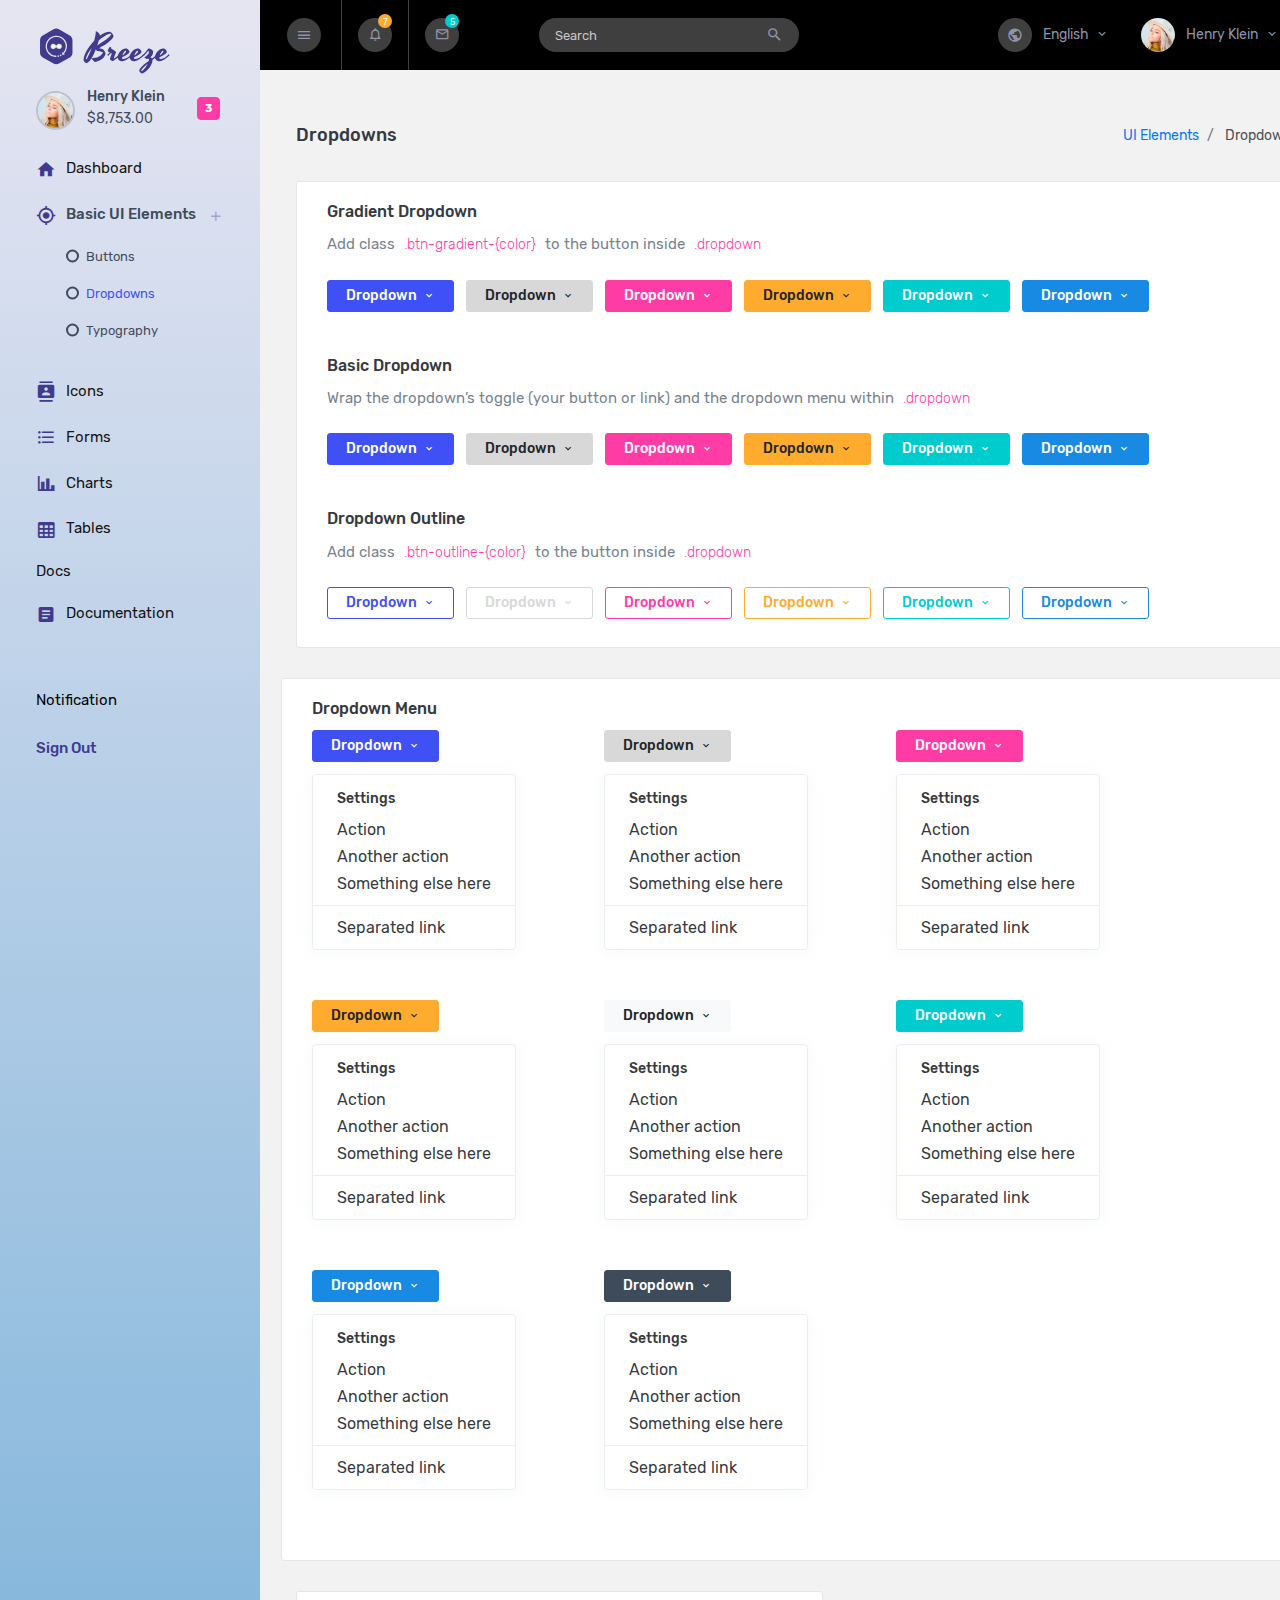
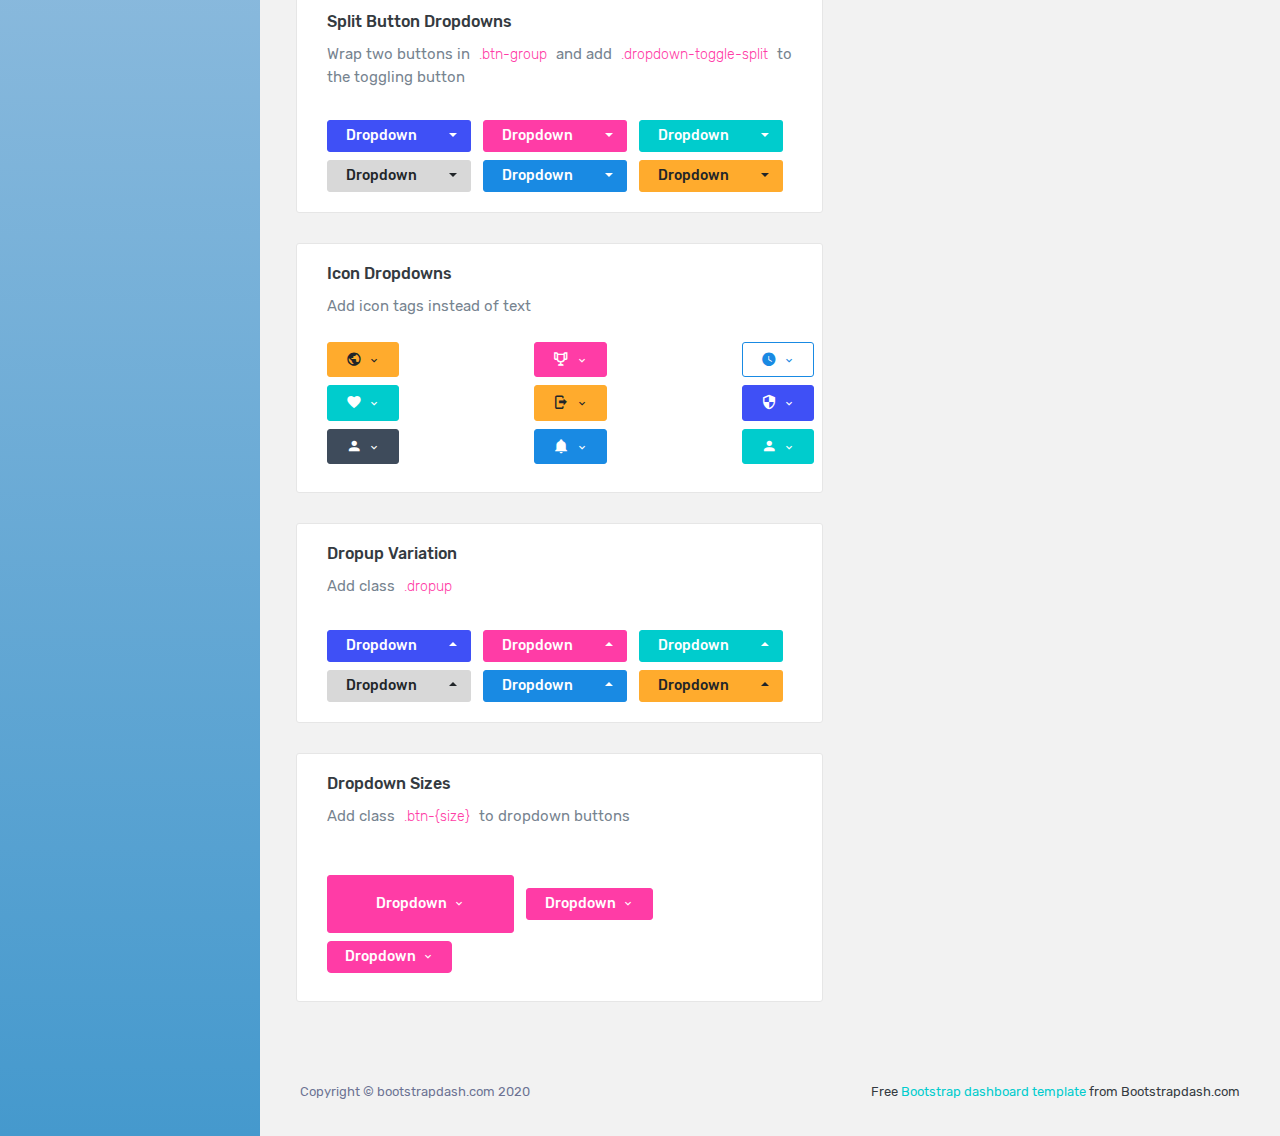
<file: admin/pages/ui-features/dropdowns.html>
<!DOCTYPE html>
<html lang="en">
  <head>
    <!-- Required meta tags -->
    <meta charset="utf-8" />
    <meta name="viewport" content="width=device-width, initial-scale=1, shrink-to-fit=no" />
    <title>Breeze Admin</title>
    <link rel="stylesheet" href="../../assets/vendors/mdi/css/materialdesignicons.min.css" />
    <link rel="stylesheet" href="../../assets/vendors/flag-icon-css/css/flag-icon.min.css" />
    <link rel="stylesheet" href="../../assets/vendors/css/vendor.bundle.base.css" />
    <link rel="stylesheet" href="../../assets/css/style.css" />
    <link rel="shortcut icon" href="../../assets/images/favicon.png" />
  </head>
  <body>
    <div class="container-scroller">
      <nav class="sidebar sidebar-offcanvas" id="sidebar">
        <div class="text-center sidebar-brand-wrapper d-flex align-items-center">
          <a class="sidebar-brand brand-logo" href="../../index.html"><img src="../../assets/images/logo.svg" alt="logo" /></a>
          <a class="sidebar-brand brand-logo-mini pl-4 pt-3" href="../../index.html"><img src="../../assets/images/logo-mini.svg" alt="logo" /></a>
        </div>
        <ul class="nav">
          <li class="nav-item nav-profile">
            <a href="#" class="nav-link">
              <div class="nav-profile-image">
                <img src="../../assets/images/faces/face1.jpg" alt="profile" />
                <span class="login-status online"></span>
                <!--change to offline or busy as needed-->
              </div>
              <div class="nav-profile-text d-flex flex-column pr-3">
                <span class="font-weight-medium mb-2">Henry Klein</span>
                <span class="font-weight-normal">$8,753.00</span>
              </div>
              <span class="badge badge-danger text-white ml-3 rounded">3</span>
            </a>
          </li>
          <li class="nav-item">
            <a class="nav-link" href="../../index.html">
              <i class="mdi mdi-home menu-icon"></i>
              <span class="menu-title">Dashboard</span>
            </a>
          </li>
          <li class="nav-item">
            <a class="nav-link" data-toggle="collapse" href="#ui-basic" aria-expanded="false" aria-controls="ui-basic">
              <i class="mdi mdi-crosshairs-gps menu-icon"></i>
              <span class="menu-title">Basic UI Elements</span>
              <i class="menu-arrow"></i>
            </a>
            <div class="collapse" id="ui-basic">
              <ul class="nav flex-column sub-menu">
                <li class="nav-item">
                  <a class="nav-link" href="../../pages/ui-features/buttons.html">Buttons</a>
                </li>
                <li class="nav-item">
                  <a class="nav-link" href="../../pages/ui-features/dropdowns.html">Dropdowns</a>
                </li>
                <li class="nav-item">
                  <a class="nav-link" href="../../pages/ui-features/typography.html">Typography</a>
                </li>
              </ul>
            </div>
          </li>
          <li class="nav-item">
            <a class="nav-link" href="../../pages/icons/mdi.html">
              <i class="mdi mdi-contacts menu-icon"></i>
              <span class="menu-title">Icons</span>
            </a>
          </li>
          <li class="nav-item">
            <a class="nav-link" href="../../pages/forms/basic_elements.html">
              <i class="mdi mdi-format-list-bulleted menu-icon"></i>
              <span class="menu-title">Forms</span>
            </a>
          </li>
          <li class="nav-item">
            <a class="nav-link" href="../../pages/charts/chartjs.html">
              <i class="mdi mdi-chart-bar menu-icon"></i>
              <span class="menu-title">Charts</span>
            </a>
          </li>
          <li class="nav-item">
            <a class="nav-link" href="../../pages/tables/basic-table.html">
              <i class="mdi mdi-table-large menu-icon"></i>
              <span class="menu-title">Tables</span>
            </a>
          </li>
          <li class="nav-item">
            <span class="nav-link" href="#">
              <span class="menu-title">Docs</span>
            </span>
          </li>
          <li class="nav-item">
            <a class="nav-link" href="https://www.bootstrapdash.com/demo/breeze-free/documentation/documentation.html">
              <i class="mdi mdi-file-document-box menu-icon"></i>
              <span class="menu-title">Documentation</span>
            </a>
          </li>
          <li class="nav-item sidebar-actions">
            <div class="nav-link">
              <div class="mt-4">
                <div class="border-none">
                  <p class="text-black">Notification</p>
                </div>
                <ul class="mt-4 pl-0">
                  <li>Sign Out</li>
                </ul>
              </div>
            </div>
          </li>
        </ul>
      </nav>
      <div class="container-fluid page-body-wrapper">
        <div id="theme-settings" class="settings-panel">
          <i class="settings-close mdi mdi-close"></i>
          <p class="settings-heading">SIDEBAR SKINS</p>
          <div class="sidebar-bg-options selected" id="sidebar-default-theme">
            <div class="img-ss rounded-circle bg-light border mr-3"></div> Default
          </div>
          <div class="sidebar-bg-options" id="sidebar-dark-theme">
            <div class="img-ss rounded-circle bg-dark border mr-3"></div> Dark
          </div>
          <p class="settings-heading mt-2">HEADER SKINS</p>
          <div class="color-tiles mx-0 px-4">
            <div class="tiles light"></div>
            <div class="tiles dark"></div>
          </div>
        </div>
        <nav class="navbar col-lg-12 col-12 p-lg-0 fixed-top d-flex flex-row">
          <div class="navbar-menu-wrapper d-flex align-items-stretch justify-content-between">
            <a class="navbar-brand brand-logo-mini align-self-center d-lg-none" href="../../index.html"><img src="../../assets/images/logo-mini.svg" alt="logo" /></a>
            <button class="navbar-toggler navbar-toggler align-self-center mr-2" type="button" data-toggle="minimize">
              <i class="mdi mdi-menu"></i>
            </button>
            <ul class="navbar-nav">
              <li class="nav-item dropdown">
                <a class="nav-link count-indicator dropdown-toggle" id="notificationDropdown" href="#" data-toggle="dropdown">
                  <i class="mdi mdi-bell-outline"></i>
                  <span class="count count-varient1">7</span>
                </a>
                <div class="dropdown-menu navbar-dropdown navbar-dropdown-large preview-list" aria-labelledby="notificationDropdown">
                  <h6 class="p-3 mb-0">Notifications</h6>
                  <a class="dropdown-item preview-item">
                    <div class="preview-thumbnail">
                      <img src="../../assets/images/faces/face4.jpg" alt="" class="profile-pic" />
                    </div>
                    <div class="preview-item-content">
                      <p class="mb-0"> Dany Miles <span class="text-small text-muted">commented on your photo</span>
                      </p>
                    </div>
                  </a>
                  <a class="dropdown-item preview-item">
                    <div class="preview-thumbnail">
                      <img src="../../assets/images/faces/face3.jpg" alt="" class="profile-pic" />
                    </div>
                    <div class="preview-item-content">
                      <p class="mb-0"> James <span class="text-small text-muted">posted a photo on your wall</span>
                      </p>
                    </div>
                  </a>
                  <a class="dropdown-item preview-item">
                    <div class="preview-thumbnail">
                      <img src="../../assets/images/faces/face2.jpg" alt="" class="profile-pic" />
                    </div>
                    <div class="preview-item-content">
                      <p class="mb-0"> Alex <span class="text-small text-muted">just mentioned you in his post</span>
                      </p>
                    </div>
                  </a>
                  <div class="dropdown-divider"></div>
                  <p class="p-3 mb-0">View all activities</p>
                </div>
              </li>
              <li class="nav-item dropdown d-none d-sm-flex">
                <a class="nav-link count-indicator dropdown-toggle" id="messageDropdown" href="#" data-toggle="dropdown">
                  <i class="mdi mdi-email-outline"></i>
                  <span class="count count-varient2">5</span>
                </a>
                <div class="dropdown-menu navbar-dropdown navbar-dropdown-large preview-list" aria-labelledby="messageDropdown">
                  <h6 class="p-3 mb-0">Messages</h6>
                  <a class="dropdown-item preview-item">
                    <div class="preview-item-content flex-grow">
                      <span class="badge badge-pill badge-success">Request</span>
                      <p class="text-small text-muted ellipsis mb-0"> Suport needed for user123 </p>
                    </div>
                    <p class="text-small text-muted align-self-start"> 4:10 PM </p>
                  </a>
                  <a class="dropdown-item preview-item">
                    <div class="preview-item-content flex-grow">
                      <span class="badge badge-pill badge-warning">Invoices</span>
                      <p class="text-small text-muted ellipsis mb-0"> Invoice for order is mailed </p>
                    </div>
                    <p class="text-small text-muted align-self-start"> 4:10 PM </p>
                  </a>
                  <a class="dropdown-item preview-item">
                    <div class="preview-item-content flex-grow">
                      <span class="badge badge-pill badge-danger">Projects</span>
                      <p class="text-small text-muted ellipsis mb-0"> New project will start tomorrow </p>
                    </div>
                    <p class="text-small text-muted align-self-start"> 4:10 PM </p>
                  </a>
                  <h6 class="p-3 mb-0">See all activity</h6>
                </div>
              </li>
              <li class="nav-item nav-search border-0 ml-1 ml-md-3 ml-lg-5 d-none d-md-flex">
                <form class="nav-link form-inline mt-2 mt-md-0">
                  <div class="input-group">
                    <input type="text" class="form-control" placeholder="Search" />
                    <div class="input-group-append">
                      <span class="input-group-text">
                        <i class="mdi mdi-magnify"></i>
                      </span>
                    </div>
                  </div>
                </form>
              </li>
            </ul>
            <ul class="navbar-nav navbar-nav-right ml-lg-auto">
              <li class="nav-item dropdown d-none d-xl-flex border-0">
                <a class="nav-link dropdown-toggle" id="languageDropdown" href="#" data-toggle="dropdown">
                  <i class="mdi mdi-earth"></i> English </a>
                <div class="dropdown-menu navbar-dropdown" aria-labelledby="languageDropdown">
                  <a class="dropdown-item" href="#"> French </a>
                  <a class="dropdown-item" href="#"> Spain </a>
                  <a class="dropdown-item" href="#"> Latin </a>
                  <a class="dropdown-item" href="#"> Japanese </a>
                </div>
              </li>
              <li class="nav-item nav-profile dropdown border-0">
                <a class="nav-link dropdown-toggle" id="profileDropdown" href="#" data-toggle="dropdown">
                  <img class="nav-profile-img mr-2" alt="" src="../../assets/images/faces/face1.jpg" />
                  <span class="profile-name">Henry Klein</span>
                </a>
                <div class="dropdown-menu navbar-dropdown w-100" aria-labelledby="profileDropdown">
                  <a class="dropdown-item" href="#">
                    <i class="mdi mdi-cached mr-2 text-success"></i> Activity Log </a>
                  <a class="dropdown-item" href="#">
                    <i class="mdi mdi-logout mr-2 text-primary"></i> Signout </a>
                </div>
              </li>
            </ul>
            <button class="navbar-toggler navbar-toggler-right d-lg-none align-self-center" type="button" data-toggle="offcanvas">
              <span class="mdi mdi-menu"></span>
            </button>
          </div>
        </nav>
        <div class="main-panel">
          <div class="content-wrapper">
            <div class="page-header">
              <h3 class="page-title">Dropdowns</h3>
              <nav aria-label="breadcrumb">
                <ol class="breadcrumb">
                  <li class="breadcrumb-item"><a href="#">UI Elements</a></li>
                  <li class="breadcrumb-item active" aria-current="page"> Dropdowns </li>
                </ol>
              </nav>
            </div>
            <div class="row">
              <div class="col-lg-12 grid-margin">
                <div class="card">
                  <div class="card-body">
                    <h4 class="card-title">Gradient Dropdown</h4>
                    <p class="card-description"> Add class <code>.btn-gradient-{color}</code> to the button inside <code>.dropdown</code>
                    </p>
                    <div class="template-demo">
                      <div class="dropdown">
                        <button class="btn btn-primary dropdown-toggle" type="button" id="dropdownMenuOutlineButton1" data-toggle="dropdown" aria-haspopup="true" aria-expanded="false"> Dropdown </button>
                        <div class="dropdown-menu" aria-labelledby="dropdownMenuOutlineButton1">
                          <h6 class="dropdown-header">Settings</h6>
                          <a class="dropdown-item" href="#">Action</a>
                          <a class="dropdown-item" href="#">Another action</a>
                          <a class="dropdown-item" href="#">Something else here</a>
                          <div class="dropdown-divider"></div>
                          <a class="dropdown-item" href="#">Separated link</a>
                        </div>
                      </div>
                      <div class="dropdown">
                        <button class="btn btn-secondary dropdown-toggle" type="button" id="dropdownMenuOutlineButton2" data-toggle="dropdown" aria-haspopup="true" aria-expanded="false"> Dropdown </button>
                        <div class="dropdown-menu" aria-labelledby="dropdownMenuOutlineButton2">
                          <h6 class="dropdown-header">Settings</h6>
                          <a class="dropdown-item" href="#">Action</a>
                          <a class="dropdown-item" href="#">Another action</a>
                          <a class="dropdown-item" href="#">Something else here</a>
                          <div class="dropdown-divider"></div>
                          <a class="dropdown-item" href="#">Separated link</a>
                        </div>
                      </div>
                      <div class="dropdown">
                        <button class="btn btn-danger dropdown-toggle" type="button" id="dropdownMenuOutlineButton3" data-toggle="dropdown" aria-haspopup="true" aria-expanded="false"> Dropdown </button>
                        <div class="dropdown-menu" aria-labelledby="dropdownMenuOutlineButton3">
                          <h6 class="dropdown-header">Settings</h6>
                          <a class="dropdown-item" href="#">Action</a>
                          <a class="dropdown-item" href="#">Another action</a>
                          <a class="dropdown-item" href="#">Something else here</a>
                          <div class="dropdown-divider"></div>
                          <a class="dropdown-item" href="#">Separated link</a>
                        </div>
                      </div>
                      <div class="dropdown">
                        <button class="btn btn-warning dropdown-toggle" type="button" id="dropdownMenuOutlineButton4" data-toggle="dropdown" aria-haspopup="true" aria-expanded="false"> Dropdown </button>
                        <div class="dropdown-menu" aria-labelledby="dropdownMenuOutlineButton4">
                          <h6 class="dropdown-header">Settings</h6>
                          <a class="dropdown-item" href="#">Action</a>
                          <a class="dropdown-item" href="#">Another action</a>
                          <a class="dropdown-item" href="#">Something else here</a>
                          <div class="dropdown-divider"></div>
                          <a class="dropdown-item" href="#">Separated link</a>
                        </div>
                      </div>
                      <div class="dropdown">
                        <button class="btn btn-success dropdown-toggle" type="button" id="dropdownMenuOutlineButton5" data-toggle="dropdown" aria-haspopup="true" aria-expanded="false"> Dropdown </button>
                        <div class="dropdown-menu" aria-labelledby="dropdownMenuOutlineButton5">
                          <h6 class="dropdown-header">Settings</h6>
                          <a class="dropdown-item" href="#">Action</a>
                          <a class="dropdown-item" href="#">Another action</a>
                          <a class="dropdown-item" href="#">Something else here</a>
                          <div class="dropdown-divider"></div>
                          <a class="dropdown-item" href="#">Separated link</a>
                        </div>
                      </div>
                      <div class="dropdown">
                        <button class="btn btn-info dropdown-toggle" type="button" id="dropdownMenuOutlineButton6" data-toggle="dropdown" aria-haspopup="true" aria-expanded="false"> Dropdown </button>
                        <div class="dropdown-menu" aria-labelledby="dropdownMenuOutlineButton6">
                          <h6 class="dropdown-header">Settings</h6>
                          <a class="dropdown-item" href="#">Action</a>
                          <a class="dropdown-item" href="#">Another action</a>
                          <a class="dropdown-item" href="#">Something else here</a>
                          <div class="dropdown-divider"></div>
                          <a class="dropdown-item" href="#">Separated link</a>
                        </div>
                      </div>
                    </div>
                  </div>
                  <div class="card-body">
                    <h4 class="card-title">Basic dropdown</h4>
                    <p class="card-description"> Wrap the dropdown’s toggle (your button or link) and the dropdown menu within <code>.dropdown</code>
                    </p>
                    <div class="template-demo">
                      <div class="dropdown">
                        <button class="btn btn-primary dropdown-toggle" type="button" id="dropdownMenuButton1" data-toggle="dropdown" aria-haspopup="true" aria-expanded="false"> Dropdown </button>
                        <div class="dropdown-menu" aria-labelledby="dropdownMenuButton1">
                          <h6 class="dropdown-header">Settings</h6>
                          <a class="dropdown-item" href="#">Action</a>
                          <a class="dropdown-item" href="#">Another action</a>
                          <a class="dropdown-item" href="#">Something else here</a>
                          <div class="dropdown-divider"></div>
                          <a class="dropdown-item" href="#">Separated link</a>
                        </div>
                      </div>
                      <div class="dropdown">
                        <button class="btn btn-secondary dropdown-toggle" type="button" id="dropdownMenuButton2" data-toggle="dropdown" aria-haspopup="true" aria-expanded="false"> Dropdown </button>
                        <div class="dropdown-menu" aria-labelledby="dropdownMenuButton2">
                          <h6 class="dropdown-header">Settings</h6>
                          <a class="dropdown-item" href="#">Action</a>
                          <a class="dropdown-item" href="#">Another action</a>
                          <a class="dropdown-item" href="#">Something else here</a>
                          <div class="dropdown-divider"></div>
                          <a class="dropdown-item" href="#">Separated link</a>
                        </div>
                      </div>
                      <div class="dropdown">
                        <button class="btn btn-danger dropdown-toggle" type="button" id="dropdownMenuButton3" data-toggle="dropdown" aria-haspopup="true" aria-expanded="false"> Dropdown </button>
                        <div class="dropdown-menu" aria-labelledby="dropdownMenuButton3">
                          <h6 class="dropdown-header">Settings</h6>
                          <a class="dropdown-item" href="#">Action</a>
                          <a class="dropdown-item" href="#">Another action</a>
                          <a class="dropdown-item" href="#">Something else here</a>
                          <div class="dropdown-divider"></div>
                          <a class="dropdown-item" href="#">Separated link</a>
                        </div>
                      </div>
                      <div class="dropdown">
                        <button class="btn btn-warning dropdown-toggle" type="button" id="dropdownMenuButton4" data-toggle="dropdown" aria-haspopup="true" aria-expanded="false"> Dropdown </button>
                        <div class="dropdown-menu" aria-labelledby="dropdownMenuButton4">
                          <h6 class="dropdown-header">Settings</h6>
                          <a class="dropdown-item" href="#">Action</a>
                          <a class="dropdown-item" href="#">Another action</a>
                          <a class="dropdown-item" href="#">Something else here</a>
                          <div class="dropdown-divider"></div>
                          <a class="dropdown-item" href="#">Separated link</a>
                        </div>
                      </div>
                      <div class="dropdown">
                        <button class="btn btn-success dropdown-toggle" type="button" id="dropdownMenuButton5" data-toggle="dropdown" aria-haspopup="true" aria-expanded="false"> Dropdown </button>
                        <div class="dropdown-menu" aria-labelledby="dropdownMenuButton5">
                          <h6 class="dropdown-header">Settings</h6>
                          <a class="dropdown-item" href="#">Action</a>
                          <a class="dropdown-item" href="#">Another action</a>
                          <a class="dropdown-item" href="#">Something else here</a>
                          <div class="dropdown-divider"></div>
                          <a class="dropdown-item" href="#">Separated link</a>
                        </div>
                      </div>
                      <div class="dropdown">
                        <button class="btn btn-info dropdown-toggle" type="button" id="dropdownMenuButton6" data-toggle="dropdown" aria-haspopup="true" aria-expanded="false"> Dropdown </button>
                        <div class="dropdown-menu" aria-labelledby="dropdownMenuButton6">
                          <h6 class="dropdown-header">Settings</h6>
                          <a class="dropdown-item" href="#">Action</a>
                          <a class="dropdown-item" href="#">Another action</a>
                          <a class="dropdown-item" href="#">Something else here</a>
                          <div class="dropdown-divider"></div>
                          <a class="dropdown-item" href="#">Separated link</a>
                        </div>
                      </div>
                    </div>
                  </div>
                  <div class="card-body">
                    <h4 class="card-title">Dropdown outline</h4>
                    <p class="card-description"> Add class <code>.btn-outline-{color}</code> to the button inside <code>.dropdown</code>
                    </p>
                    <div class="template-demo">
                      <div class="dropdown">
                        <button class="btn btn-outline-primary dropdown-toggle" type="button" id="dropdownMenuOutlineButton1" data-toggle="dropdown" aria-haspopup="true" aria-expanded="false"> Dropdown </button>
                        <div class="dropdown-menu" aria-labelledby="dropdownMenuOutlineButton1">
                          <h6 class="dropdown-header">Settings</h6>
                          <a class="dropdown-item" href="#">Action</a>
                          <a class="dropdown-item" href="#">Another action</a>
                          <a class="dropdown-item" href="#">Something else here</a>
                          <div class="dropdown-divider"></div>
                          <a class="dropdown-item" href="#">Separated link</a>
                        </div>
                      </div>
                      <div class="dropdown">
                        <button class="btn btn-outline-secondary dropdown-toggle" type="button" id="dropdownMenuOutlineButton2" data-toggle="dropdown" aria-haspopup="true" aria-expanded="false"> Dropdown </button>
                        <div class="dropdown-menu" aria-labelledby="dropdownMenuOutlineButton2">
                          <h6 class="dropdown-header">Settings</h6>
                          <a class="dropdown-item" href="#">Action</a>
                          <a class="dropdown-item" href="#">Another action</a>
                          <a class="dropdown-item" href="#">Something else here</a>
                          <div class="dropdown-divider"></div>
                          <a class="dropdown-item" href="#">Separated link</a>
                        </div>
                      </div>
                      <div class="dropdown">
                        <button class="btn btn-outline-danger dropdown-toggle" type="button" id="dropdownMenuOutlineButton3" data-toggle="dropdown" aria-haspopup="true" aria-expanded="false"> Dropdown </button>
                        <div class="dropdown-menu" aria-labelledby="dropdownMenuOutlineButton3">
                          <h6 class="dropdown-header">Settings</h6>
                          <a class="dropdown-item" href="#">Action</a>
                          <a class="dropdown-item" href="#">Another action</a>
                          <a class="dropdown-item" href="#">Something else here</a>
                          <div class="dropdown-divider"></div>
                          <a class="dropdown-item" href="#">Separated link</a>
                        </div>
                      </div>
                      <div class="dropdown">
                        <button class="btn btn-outline-warning dropdown-toggle" type="button" id="dropdownMenuOutlineButton4" data-toggle="dropdown" aria-haspopup="true" aria-expanded="false"> Dropdown </button>
                        <div class="dropdown-menu" aria-labelledby="dropdownMenuOutlineButton4">
                          <h6 class="dropdown-header">Settings</h6>
                          <a class="dropdown-item" href="#">Action</a>
                          <a class="dropdown-item" href="#">Another action</a>
                          <a class="dropdown-item" href="#">Something else here</a>
                          <div class="dropdown-divider"></div>
                          <a class="dropdown-item" href="#">Separated link</a>
                        </div>
                      </div>
                      <div class="dropdown">
                        <button class="btn btn-outline-success dropdown-toggle" type="button" id="dropdownMenuOutlineButton5" data-toggle="dropdown" aria-haspopup="true" aria-expanded="false"> Dropdown </button>
                        <div class="dropdown-menu" aria-labelledby="dropdownMenuOutlineButton5">
                          <h6 class="dropdown-header">Settings</h6>
                          <a class="dropdown-item" href="#">Action</a>
                          <a class="dropdown-item" href="#">Another action</a>
                          <a class="dropdown-item" href="#">Something else here</a>
                          <div class="dropdown-divider"></div>
                          <a class="dropdown-item" href="#">Separated link</a>
                        </div>
                      </div>
                      <div class="dropdown">
                        <button class="btn btn-outline-info dropdown-toggle" type="button" id="dropdownMenuOutlineButton6" data-toggle="dropdown" aria-haspopup="true" aria-expanded="false"> Dropdown </button>
                        <div class="dropdown-menu" aria-labelledby="dropdownMenuOutlineButton6">
                          <h6 class="dropdown-header">Settings</h6>
                          <a class="dropdown-item" href="#">Action</a>
                          <a class="dropdown-item" href="#">Another action</a>
                          <a class="dropdown-item" href="#">Something else here</a>
                          <div class="dropdown-divider"></div>
                          <a class="dropdown-item" href="#">Separated link</a>
                        </div>
                      </div>
                    </div>
                  </div>
                </div>
              </div>
              <div class="row">
                <div class="col-lg-12 grid-margin">
                  <div class="card">
                    <div class="card-body">
                      <h4 class="card-title">Dropdown menu</h4>
                      <div class="row">
                        <div class="col-md-3 dropdown-menu-static-demo">
                          <div class="dropdown">
                            <button class="btn btn-primary dropdown-toggle" type="button" id="dropdownMenuOutlineButton1" data-toggle="dropdown" aria-haspopup="true" aria-expanded="true"> Dropdown </button>
                            <div class="dropdown-menu show" aria-labelledby="dropdownMenuOutlineButton1">
                              <h6 class="dropdown-header">Settings</h6>
                              <a class="dropdown-item" href="#">Action</a>
                              <a class="dropdown-item" href="#">Another action</a>
                              <a class="dropdown-item" href="#">Something else here</a>
                              <div class="dropdown-divider"></div>
                              <a class="dropdown-item" href="#">Separated link</a>
                            </div>
                          </div>
                        </div>
                        <div class="col-md-3 dropdown-menu-static-demo">
                          <div class="dropdown">
                            <button class="btn btn-secondary dropdown-toggle" type="button" id="dropdownMenuOutlineButton2" data-toggle="dropdown" aria-haspopup="true" aria-expanded="true"> Dropdown </button>
                            <div class="dropdown-menu show" aria-labelledby="dropdownMenuOutlineButton2">
                              <h6 class="dropdown-header">Settings</h6>
                              <a class="dropdown-item" href="#">Action</a>
                              <a class="dropdown-item" href="#">Another action</a>
                              <a class="dropdown-item" href="#">Something else here</a>
                              <div class="dropdown-divider"></div>
                              <a class="dropdown-item" href="#">Separated link</a>
                            </div>
                          </div>
                        </div>
                        <div class="col-md-3 dropdown-menu-static-demo">
                          <div class="dropdown">
                            <button class="btn btn-danger dropdown-toggle" type="button" id="dropdownMenuOutlineButton3" data-toggle="dropdown" aria-haspopup="true" aria-expanded="true"> Dropdown </button>
                            <div class="dropdown-menu show" aria-labelledby="dropdownMenuOutlineButton3">
                              <h6 class="dropdown-header">Settings</h6>
                              <a class="dropdown-item" href="#">Action</a>
                              <a class="dropdown-item" href="#">Another action</a>
                              <a class="dropdown-item" href="#">Something else here</a>
                              <div class="dropdown-divider"></div>
                              <a class="dropdown-item" href="#">Separated link</a>
                            </div>
                          </div>
                        </div>
                        <div class="col-md-3 dropdown-menu-static-demo">
                          <div class="dropdown">
                            <button class="btn btn-warning dropdown-toggle" type="button" id="dropdownMenuOutlineButton4" data-toggle="dropdown" aria-haspopup="true" aria-expanded="true"> Dropdown </button>
                            <div class="dropdown-menu show" aria-labelledby="dropdownMenuOutlineButton4">
                              <h6 class="dropdown-header">Settings</h6>
                              <a class="dropdown-item" href="#">Action</a>
                              <a class="dropdown-item" href="#">Another action</a>
                              <a class="dropdown-item" href="#">Something else here</a>
                              <div class="dropdown-divider"></div>
                              <a class="dropdown-item" href="#">Separated link</a>
                            </div>
                          </div>
                        </div>
                        <div class="col-md-3 dropdown-menu-static-demo">
                          <div class="dropdown">
                            <button class="btn btn-light dropdown-toggle" type="button" id="dropdownMenuOutlineButton8" data-toggle="dropdown" aria-haspopup="true" aria-expanded="true"> Dropdown </button>
                            <div class="dropdown-menu show" aria-labelledby="dropdownMenuOutlineButton8">
                              <h6 class="dropdown-header">Settings</h6>
                              <a class="dropdown-item" href="#">Action</a>
                              <a class="dropdown-item" href="#">Another action</a>
                              <a class="dropdown-item" href="#">Something else here</a>
                              <div class="dropdown-divider"></div>
                              <a class="dropdown-item" href="#">Separated link</a>
                            </div>
                          </div>
                        </div>
                        <div class="col-md-3 dropdown-menu-static-demo">
                          <div class="dropdown">
                            <button class="btn btn-success dropdown-toggle" type="button" id="dropdownMenuOutlineButton5" data-toggle="dropdown" aria-haspopup="true" aria-expanded="true"> Dropdown </button>
                            <div class="dropdown-menu show" aria-labelledby="dropdownMenuOutlineButton5">
                              <h6 class="dropdown-header">Settings</h6>
                              <a class="dropdown-item" href="#">Action</a>
                              <a class="dropdown-item" href="#">Another action</a>
                              <a class="dropdown-item" href="#">Something else here</a>
                              <div class="dropdown-divider"></div>
                              <a class="dropdown-item" href="#">Separated link</a>
                            </div>
                          </div>
                        </div>
                        <div class="col-md-3 dropdown-menu-static-demo">
                          <div class="dropdown">
                            <button class="btn btn-info dropdown-toggle" type="button" id="dropdownMenuOutlineButton6" data-toggle="dropdown" aria-haspopup="true" aria-expanded="true"> Dropdown </button>
                            <div class="dropdown-menu show" aria-labelledby="dropdownMenuOutlineButton6">
                              <h6 class="dropdown-header">Settings</h6>
                              <a class="dropdown-item" href="#">Action</a>
                              <a class="dropdown-item" href="#">Another action</a>
                              <a class="dropdown-item" href="#">Something else here</a>
                              <div class="dropdown-divider"></div>
                              <a class="dropdown-item" href="#">Separated link</a>
                            </div>
                          </div>
                        </div>
                        <div class="col-md-3 dropdown-menu-static-demo">
                          <div class="dropdown">
                            <button class="btn btn-dark dropdown-toggle" type="button" id="dropdownMenuOutlineButton7" data-toggle="dropdown" aria-haspopup="true" aria-expanded="true"> Dropdown </button>
                            <div class="dropdown-menu show" aria-labelledby="dropdownMenuOutlineButton7">
                              <h6 class="dropdown-header">Settings</h6>
                              <a class="dropdown-item" href="#">Action</a>
                              <a class="dropdown-item" href="#">Another action</a>
                              <a class="dropdown-item" href="#">Something else here</a>
                              <div class="dropdown-divider"></div>
                              <a class="dropdown-item" href="#">Separated link</a>
                            </div>
                          </div>
                        </div>
                      </div>
                    </div>
                  </div>
                </div>
              </div>
              <div class="col-md-6 grid-margin stretch-card">
                <div class="card">
                  <div class="card-body">
                    <h4 class="card-title">Split button dropdowns</h4>
                    <p class="card-description"> Wrap two buttons in <code>.btn-group</code> and add <code>.dropdown-toggle-split</code> to the toggling button </p>
                    <div class="template-demo">
                      <div class="btn-group">
                        <button type="button" class="btn btn-primary"> Dropdown </button>
                        <button type="button" class="btn btn-primary dropdown-toggle dropdown-toggle-split" id="dropdownMenuSplitButton1" data-toggle="dropdown" aria-haspopup="true" aria-expanded="false">
                          <span class="sr-only">Toggle Dropdown</span>
                        </button>
                        <div class="dropdown-menu" aria-labelledby="dropdownMenuSplitButton1">
                          <h6 class="dropdown-header">Settings</h6>
                          <a class="dropdown-item" href="#">Action</a>
                          <a class="dropdown-item" href="#">Another action</a>
                          <a class="dropdown-item" href="#">Something else here</a>
                          <div class="dropdown-divider"></div>
                          <a class="dropdown-item" href="#">Separated link</a>
                        </div>
                      </div>
                      <div class="btn-group">
                        <button type="button" class="btn btn-danger"> Dropdown </button>
                        <button type="button" class="btn btn-danger dropdown-toggle dropdown-toggle-split" id="dropdownMenuSplitButton2" data-toggle="dropdown" aria-haspopup="true" aria-expanded="false">
                          <span class="sr-only">Toggle Dropdown</span>
                        </button>
                        <div class="dropdown-menu" aria-labelledby="dropdownMenuSplitButton2">
                          <h6 class="dropdown-header">Settings</h6>
                          <a class="dropdown-item" href="#">Action</a>
                          <a class="dropdown-item" href="#">Another action</a>
                          <a class="dropdown-item" href="#">Something else here</a>
                          <div class="dropdown-divider"></div>
                          <a class="dropdown-item" href="#">Separated link</a>
                        </div>
                      </div>
                      <div class="btn-group">
                        <button type="button" class="btn btn-success"> Dropdown </button>
                        <button type="button" class="btn btn-success dropdown-toggle dropdown-toggle-split" id="dropdownMenuSplitButton3" data-toggle="dropdown" aria-haspopup="true" aria-expanded="false">
                          <span class="sr-only">Toggle Dropdown</span>
                        </button>
                        <div class="dropdown-menu" aria-labelledby="dropdownMenuSplitButton3">
                          <h6 class="dropdown-header">Settings</h6>
                          <a class="dropdown-item" href="#">Action</a>
                          <a class="dropdown-item" href="#">Another action</a>
                          <a class="dropdown-item" href="#">Something else here</a>
                          <div class="dropdown-divider"></div>
                          <a class="dropdown-item" href="#">Separated link</a>
                        </div>
                      </div>
                      <div class="btn-group">
                        <button type="button" class="btn btn-secondary"> Dropdown </button>
                        <button type="button" class="btn btn-secondary dropdown-toggle dropdown-toggle-split" id="dropdownMenuSplitButton4" data-toggle="dropdown" aria-haspopup="true" aria-expanded="false">
                          <span class="sr-only">Toggle Dropdown</span>
                        </button>
                        <div class="dropdown-menu" aria-labelledby="dropdownMenuSplitButton4">
                          <h6 class="dropdown-header">Settings</h6>
                          <a class="dropdown-item" href="#">Action</a>
                          <a class="dropdown-item" href="#">Another action</a>
                          <a class="dropdown-item" href="#">Something else here</a>
                          <div class="dropdown-divider"></div>
                          <a class="dropdown-item" href="#">Separated link</a>
                        </div>
                      </div>
                      <div class="btn-group">
                        <button type="button" class="btn btn-info"> Dropdown </button>
                        <button type="button" class="btn btn-info dropdown-toggle dropdown-toggle-split" id="dropdownMenuSplitButton5" data-toggle="dropdown" aria-haspopup="true" aria-expanded="false">
                          <span class="sr-only">Toggle Dropdown</span>
                        </button>
                        <div class="dropdown-menu" aria-labelledby="dropdownMenuSplitButton5">
                          <h6 class="dropdown-header">Settings</h6>
                          <a class="dropdown-item" href="#">Action</a>
                          <a class="dropdown-item" href="#">Another action</a>
                          <a class="dropdown-item" href="#">Something else here</a>
                          <div class="dropdown-divider"></div>
                          <a class="dropdown-item" href="#">Separated link</a>
                        </div>
                      </div>
                      <div class="btn-group">
                        <button type="button" class="btn btn-warning"> Dropdown </button>
                        <button type="button" class="btn btn-warning dropdown-toggle dropdown-toggle-split" id="dropdownMenuSplitButton6" data-toggle="dropdown" aria-haspopup="true" aria-expanded="false">
                          <span class="sr-only">Toggle Dropdown</span>
                        </button>
                        <div class="dropdown-menu" aria-labelledby="dropdownMenuSplitButton6">
                          <h6 class="dropdown-header">Settings</h6>
                          <a class="dropdown-item" href="#">Action</a>
                          <a class="dropdown-item" href="#">Another action</a>
                          <a class="dropdown-item" href="#">Something else here</a>
                          <div class="dropdown-divider"></div>
                          <a class="dropdown-item" href="#">Separated link</a>
                        </div>
                      </div>
                    </div>
                  </div>
                </div>
              </div>
              <div class="col-md-6 grid-margin stretch-card">
                <div class="card">
                  <div class="card-body">
                    <h4 class="card-title">Icon dropdowns</h4>
                    <p class="card-description"> Add icon tags instead of text </p>
                    <div class="row">
                      <div class="col-12">
                        <div class="template-demo d-flex justify-content-between">
                          <div class="dropdown">
                            <button class="btn btn-warning dropdown-toggle" type="button" id="dropdownMenuIconButton1" data-toggle="dropdown" aria-haspopup="true" aria-expanded="false">
                              <i class="mdi mdi-earth"></i>
                            </button>
                            <div class="dropdown-menu" aria-labelledby="dropdownMenuIconButton1">
                              <h6 class="dropdown-header">Settings</h6>
                              <a class="dropdown-item" href="#">Action</a>
                              <a class="dropdown-item" href="#">Another action</a>
                              <a class="dropdown-item" href="#">Something else here</a>
                              <div class="dropdown-divider"></div>
                              <a class="dropdown-item" href="#">Separated link</a>
                            </div>
                          </div>
                          <div class="dropdown">
                            <button class="btn btn-danger dropdown-toggle" type="button" id="dropdownMenuIconButton2" data-toggle="dropdown" aria-haspopup="true" aria-expanded="false">
                              <i class="mdi mdi-trophy-outline"></i>
                            </button>
                            <div class="dropdown-menu" aria-labelledby="dropdownMenuIconButton2">
                              <h6 class="dropdown-header">Settings</h6>
                              <a class="dropdown-item" href="#">Action</a>
                              <a class="dropdown-item" href="#">Another action</a>
                              <a class="dropdown-item" href="#">Something else here</a>
                              <div class="dropdown-divider"></div>
                              <a class="dropdown-item" href="#">Separated link</a>
                            </div>
                          </div>
                          <div class="dropdown">
                            <button type="button" class="btn btn-outline-info dropdown-toggle" id="dropdownMenuIconButton3" data-toggle="dropdown" aria-haspopup="true" aria-expanded="false">
                              <i class="mdi mdi-clock"></i>
                            </button>
                            <div class="dropdown-menu" aria-labelledby="dropdownMenuIconButton3">
                              <h6 class="dropdown-header">Settings</h6>
                              <a class="dropdown-item" href="#">Action</a>
                              <a class="dropdown-item" href="#">Another action</a>
                              <a class="dropdown-item" href="#">Something else here</a>
                              <div class="dropdown-divider"></div>
                              <a class="dropdown-item" href="#">Separated link</a>
                            </div>
                          </div>
                        </div>
                      </div>
                    </div>
                    <div class="row">
                      <div class="col-12">
                        <div class="template-demo d-flex justify-content-between">
                          <div class="dropdown">
                            <button type="button" class="btn btn-success dropdown-toggle" id="dropdownMenuIconButton4" data-toggle="dropdown" aria-haspopup="true" aria-expanded="false">
                              <i class="mdi mdi-heart"></i>
                            </button>
                            <div class="dropdown-menu" aria-labelledby="dropdownMenuIconButton4">
                              <h6 class="dropdown-header">Settings</h6>
                              <a class="dropdown-item" href="#">Action</a>
                              <a class="dropdown-item" href="#">Another action</a>
                              <a class="dropdown-item" href="#">Something else here</a>
                              <div class="dropdown-divider"></div>
                              <a class="dropdown-item" href="#">Separated link</a>
                            </div>
                          </div>
                          <div class="dropdown">
                            <button type="button" class="btn btn-warning dropdown-toggle" id="dropdownMenuIconButton5" data-toggle="dropdown" aria-haspopup="true" aria-expanded="false">
                              <i class="mdi mdi-logout"></i>
                            </button>
                            <div class="dropdown-menu" aria-labelledby="dropdownMenuIconButton5">
                              <h6 class="dropdown-header">Settings</h6>
                              <a class="dropdown-item" href="#">Action</a>
                              <a class="dropdown-item" href="#">Another action</a>
                              <a class="dropdown-item" href="#">Something else here</a>
                              <div class="dropdown-divider"></div>
                              <a class="dropdown-item" href="#">Separated link</a>
                            </div>
                          </div>
                          <div class="dropdown">
                            <button class="btn btn-primary dropdown-toggle" type="button" id="dropdownMenuIconButton6" data-toggle="dropdown" aria-haspopup="true" aria-expanded="false">
                              <i class="mdi mdi-security"></i>
                            </button>
                            <div class="dropdown-menu" aria-labelledby="dropdownMenuIconButton6">
                              <h6 class="dropdown-header">Settings</h6>
                              <a class="dropdown-item" href="#">Action</a>
                              <a class="dropdown-item" href="#">Another action</a>
                              <a class="dropdown-item" href="#">Something else here</a>
                              <div class="dropdown-divider"></div>
                              <a class="dropdown-item" href="#">Separated link</a>
                            </div>
                          </div>
                        </div>
                      </div>
                    </div>
                    <div class="row">
                      <div class="col-12">
                        <div class="template-demo d-flex justify-content-between">
                          <div class="dropdown">
                            <button type="button" class="btn btn-dark dropdown-toggle" id="dropdownMenuIconButton7" data-toggle="dropdown" aria-haspopup="true" aria-expanded="false">
                              <i class="mdi mdi-account"></i>
                            </button>
                            <div class="dropdown-menu" aria-labelledby="dropdownMenuIconButton7">
                              <h6 class="dropdown-header">Settings</h6>
                              <a class="dropdown-item" href="#">Action</a>
                              <a class="dropdown-item" href="#">Another action</a>
                              <a class="dropdown-item" href="#">Something else here</a>
                              <div class="dropdown-divider"></div>
                              <a class="dropdown-item" href="#">Separated link</a>
                            </div>
                          </div>
                          <div class="dropdown">
                            <button type="button" class="btn btn-info dropdown-toggle" id="dropdownMenuIconButton8" data-toggle="dropdown" aria-haspopup="true" aria-expanded="false">
                              <i class="mdi mdi-bell"></i>
                            </button>
                            <div class="dropdown-menu" aria-labelledby="dropdownMenuIconButton8">
                              <h6 class="dropdown-header">Settings</h6>
                              <a class="dropdown-item" href="#">Action</a>
                              <a class="dropdown-item" href="#">Another action</a>
                              <a class="dropdown-item" href="#">Something else here</a>
                              <div class="dropdown-divider"></div>
                              <a class="dropdown-item" href="#">Separated link</a>
                            </div>
                          </div>
                          <div class="dropdown">
                            <button type="button" class="btn btn-success dropdown-toggle" id="dropdownMenuIconButton7" data-toggle="dropdown" aria-haspopup="true" aria-expanded="false">
                              <i class="mdi mdi-account"></i>
                            </button>
                            <div class="dropdown-menu" aria-labelledby="dropdownMenuIconButton9">
                              <h6 class="dropdown-header">Settings</h6>
                              <a class="dropdown-item" href="#">Action</a>
                              <a class="dropdown-item" href="#">Another action</a>
                              <a class="dropdown-item" href="#">Something else here</a>
                              <div class="dropdown-divider"></div>
                              <a class="dropdown-item" href="#">Separated link</a>
                            </div>
                          </div>
                        </div>
                      </div>
                    </div>
                  </div>
                </div>
              </div>
              <div class="col-lg-6 grid-margin stretch-card">
                <div class="card">
                  <div class="card-body">
                    <h4 class="card-title">Dropup variation</h4>
                    <p class="card-description"> Add class <code>.dropup</code>
                    </p>
                    <div class="template-demo">
                      <div class="btn-group dropup">
                        <button type="button" class="btn btn-primary"> Dropdown </button>
                        <button type="button" class="btn btn-primary dropdown-toggle dropdown-toggle-split" id="dropupMenuSplitButton1" data-toggle="dropdown" aria-haspopup="true" aria-expanded="false">
                          <span class="sr-only">Toggle Dropdown</span>
                        </button>
                        <div class="dropdown-menu" aria-labelledby="dropupMenuSplitButton1">
                          <h6 class="dropdown-header">Settings</h6>
                          <a class="dropdown-item" href="#">Action</a>
                          <a class="dropdown-item" href="#">Another action</a>
                          <a class="dropdown-item" href="#">Something else here</a>
                          <div class="dropdown-divider"></div>
                          <a class="dropdown-item" href="#">Separated link</a>
                        </div>
                      </div>
                      <div class="btn-group dropup">
                        <button type="button" class="btn btn-danger"> Dropdown </button>
                        <button type="button" class="btn btn-danger dropdown-toggle dropdown-toggle-split" id="dropupMenuSplitButton2" data-toggle="dropdown" aria-haspopup="true" aria-expanded="false">
                          <span class="sr-only">Toggle Dropdown</span>
                        </button>
                        <div class="dropdown-menu" aria-labelledby="dropupMenuSplitButton2">
                          <h6 class="dropdown-header">Settings</h6>
                          <a class="dropdown-item" href="#">Action</a>
                          <a class="dropdown-item" href="#">Another action</a>
                          <a class="dropdown-item" href="#">Something else here</a>
                          <div class="dropdown-divider"></div>
                          <a class="dropdown-item" href="#">Separated link</a>
                        </div>
                      </div>
                      <div class="btn-group dropup">
                        <button type="button" class="btn btn-success"> Dropdown </button>
                        <button type="button" class="btn btn-success dropdown-toggle dropdown-toggle-split" id="dropupMenuSplitButton3" data-toggle="dropdown" aria-haspopup="true" aria-expanded="false">
                          <span class="sr-only">Toggle Dropdown</span>
                        </button>
                        <div class="dropdown-menu" aria-labelledby="dropupMenuSplitButton3">
                          <h6 class="dropdown-header">Settings</h6>
                          <a class="dropdown-item" href="#">Action</a>
                          <a class="dropdown-item" href="#">Another action</a>
                          <a class="dropdown-item" href="#">Something else here</a>
                          <div class="dropdown-divider"></div>
                          <a class="dropdown-item" href="#">Separated link</a>
                        </div>
                      </div>
                      <div class="btn-group dropup">
                        <button type="button" class="btn btn-secondary"> Dropdown </button>
                        <button type="button" class="btn btn-secondary dropdown-toggle dropdown-toggle-split" id="dropupMenuSplitButton4" data-toggle="dropdown" aria-haspopup="true" aria-expanded="false">
                          <span class="sr-only">Toggle Dropdown</span>
                        </button>
                        <div class="dropdown-menu" aria-labelledby="dropupMenuSplitButton4">
                          <h6 class="dropdown-header">Settings</h6>
                          <a class="dropdown-item" href="#">Action</a>
                          <a class="dropdown-item" href="#">Another action</a>
                          <a class="dropdown-item" href="#">Something else here</a>
                          <div class="dropdown-divider"></div>
                          <a class="dropdown-item" href="#">Separated link</a>
                        </div>
                      </div>
                      <div class="btn-group dropup">
                        <button type="button" class="btn btn-info"> Dropdown </button>
                        <button type="button" class="btn btn-info dropdown-toggle dropdown-toggle-split" id="dropupMenuSplitButton5" data-toggle="dropdown" aria-haspopup="true" aria-expanded="false">
                          <span class="sr-only">Toggle Dropdown</span>
                        </button>
                        <div class="dropdown-menu" aria-labelledby="dropupMenuSplitButton5">
                          <h6 class="dropdown-header">Settings</h6>
                          <a class="dropdown-item" href="#">Action</a>
                          <a class="dropdown-item" href="#">Another action</a>
                          <a class="dropdown-item" href="#">Something else here</a>
                          <div class="dropdown-divider"></div>
                          <a class="dropdown-item" href="#">Separated link</a>
                        </div>
                      </div>
                      <div class="btn-group dropup">
                        <button type="button" class="btn btn-warning"> Dropdown </button>
                        <button type="button" class="btn btn-warning dropdown-toggle dropdown-toggle-split" id="dropupMenuSplitButton6" data-toggle="dropdown" aria-haspopup="true" aria-expanded="false">
                          <span class="sr-only">Toggle Dropdown</span>
                        </button>
                        <div class="dropdown-menu" aria-labelledby="dropupMenuSplitButton6">
                          <h6 class="dropdown-header">Settings</h6>
                          <a class="dropdown-item" href="#">Action</a>
                          <a class="dropdown-item" href="#">Another action</a>
                          <a class="dropdown-item" href="#">Something else here</a>
                          <div class="dropdown-divider"></div>
                          <a class="dropdown-item" href="#">Separated link</a>
                        </div>
                      </div>
                    </div>
                  </div>
                </div>
              </div>
              <div class="col-lg-6 grid-margin stretch-card">
                <div class="card">
                  <div class="card-body">
                    <h4 class="card-title">Dropdown sizes</h4>
                    <p class="card-description"> Add class <code>.btn-{size}</code> to dropdown buttons </p>
                    <div class="template-demo mt-5">
                      <div class="dropdown">
                        <button class="btn btn-danger btn-lg dropdown-toggle" type="button" id="dropdownMenuSizeButton1" data-toggle="dropdown" aria-haspopup="true" aria-expanded="false"> Dropdown </button>
                        <div class="dropdown-menu" aria-labelledby="dropdownMenuSizeButton1">
                          <h6 class="dropdown-header">Settings</h6>
                          <a class="dropdown-item" href="#">Action</a>
                          <a class="dropdown-item" href="#">Another action</a>
                          <a class="dropdown-item" href="#">Something else here</a>
                          <div class="dropdown-divider"></div>
                          <a class="dropdown-item" href="#">Separated link</a>
                        </div>
                      </div>
                      <div class="dropdown">
                        <button class="btn btn-danger dropdown-toggle" type="button" id="dropdownMenuSizeButton2" data-toggle="dropdown" aria-haspopup="true" aria-expanded="false"> Dropdown </button>
                        <div class="dropdown-menu" aria-labelledby="dropdownMenuSizeButton2">
                          <h6 class="dropdown-header">Settings</h6>
                          <a class="dropdown-item" href="#">Action</a>
                          <a class="dropdown-item" href="#">Another action</a>
                          <a class="dropdown-item" href="#">Something else here</a>
                          <div class="dropdown-divider"></div>
                          <a class="dropdown-item" href="#">Separated link</a>
                        </div>
                      </div>
                      <div class="dropdown">
                        <button class="btn btn-danger btn-sm dropdown-toggle" type="button" id="dropdownMenuSizeButton3" data-toggle="dropdown" aria-haspopup="true" aria-expanded="false"> Dropdown </button>
                        <div class="dropdown-menu" aria-labelledby="dropdownMenuSizeButton3">
                          <h6 class="dropdown-header">Settings</h6>
                          <a class="dropdown-item" href="#">Action</a>
                          <a class="dropdown-item" href="#">Another action</a>
                          <a class="dropdown-item" href="#">Something else here</a>
                          <div class="dropdown-divider"></div>
                          <a class="dropdown-item" href="#">Separated link</a>
                        </div>
                      </div>
                    </div>
                  </div>
                </div>
              </div>
            </div>
          </div>
          <footer class="footer">
            <div class="d-sm-flex justify-content-center justify-content-sm-between">
              <span class="text-muted d-block text-center text-sm-left d-sm-inline-block">Copyright © bootstrapdash.com 2020</span>
              <span class="float-none float-sm-right d-block mt-1 mt-sm-0 text-center"> Free <a href="https://www.bootstrapdash.com/" target="_blank">Bootstrap dashboard template</a> from Bootstrapdash.com</span>
            </div>
          </footer>
        </div>
        <!-- main-panel ends -->
      </div>
      <!-- page-body-wrapper ends -->
    </div>
    <!-- container-scroller -->
    <script src="../../assets/vendors/js/vendor.bundle.base.js"></script>
    <script src="../../assets/js/off-canvas.js"></script>
    <script src="../../assets/js/hoverable-collapse.js"></script>
    <script src="../../assets/js/misc.js"></script>
  </body>
</html>
</file>
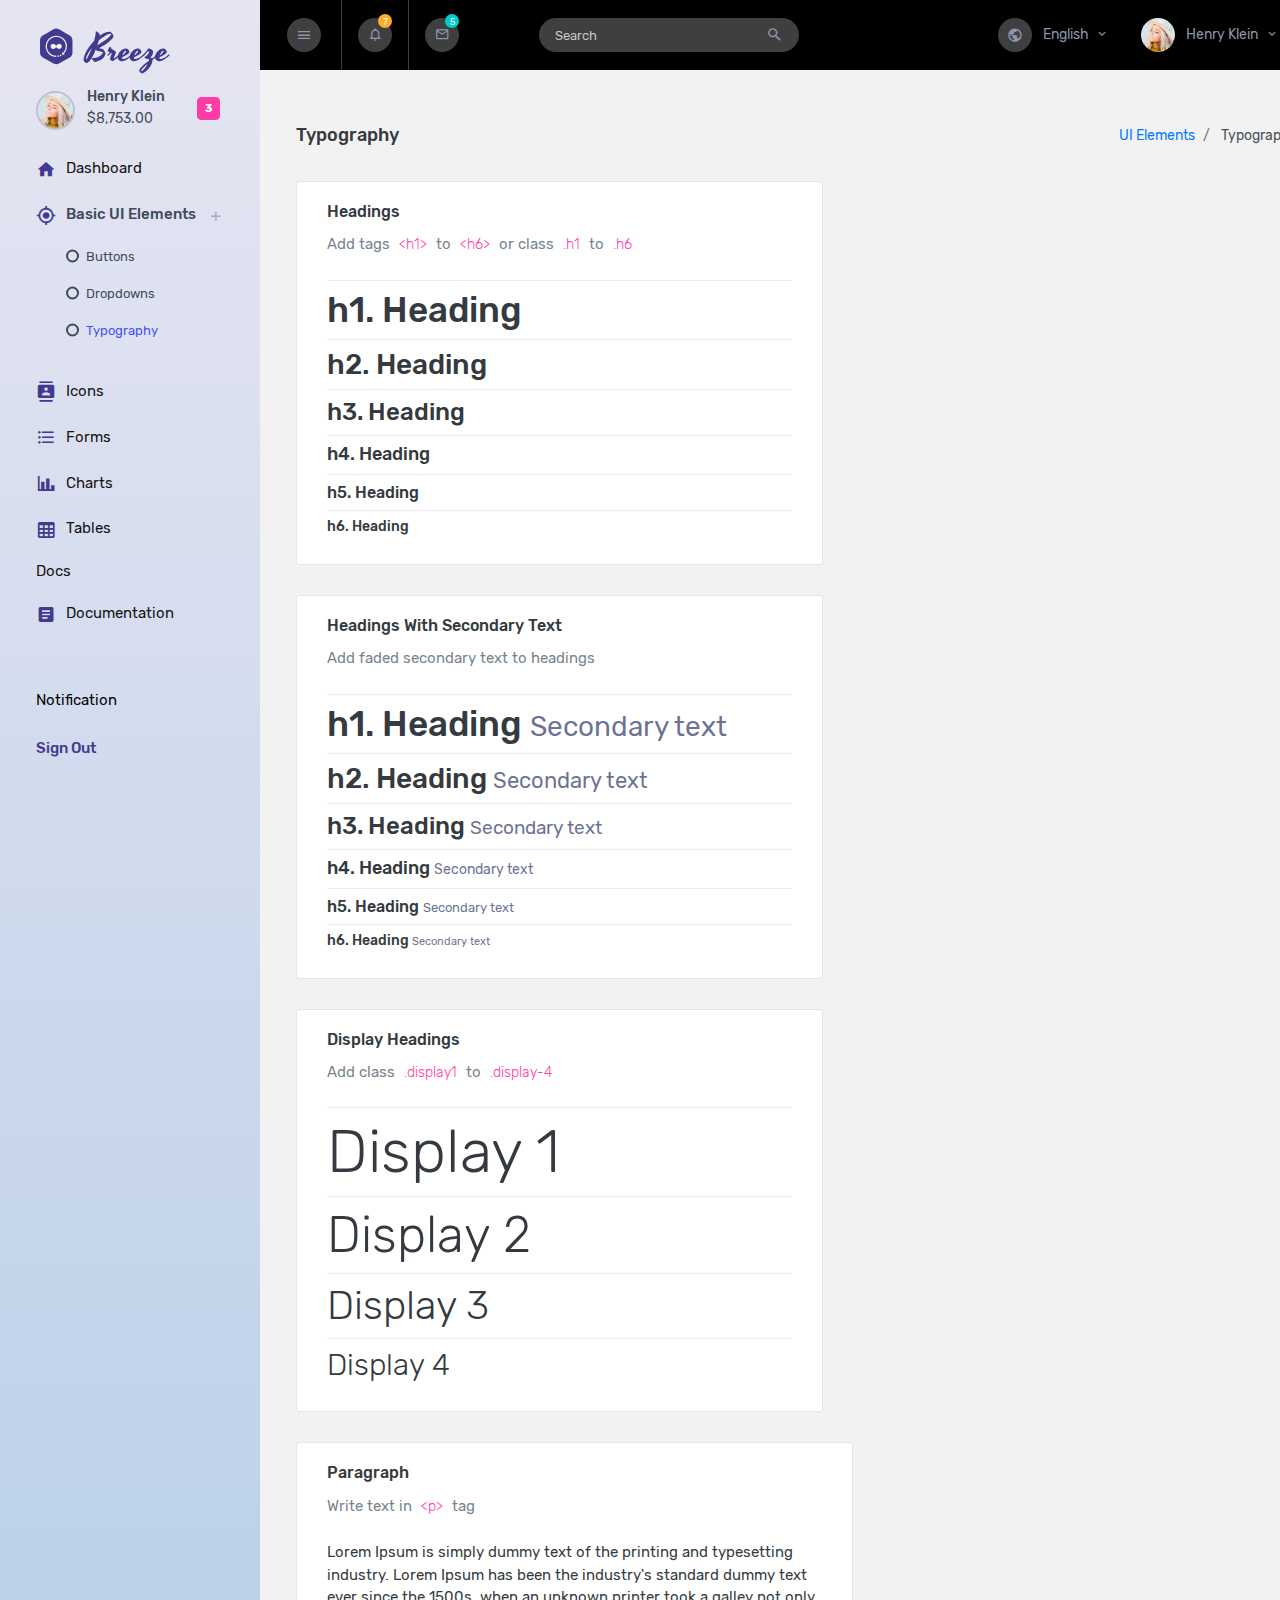
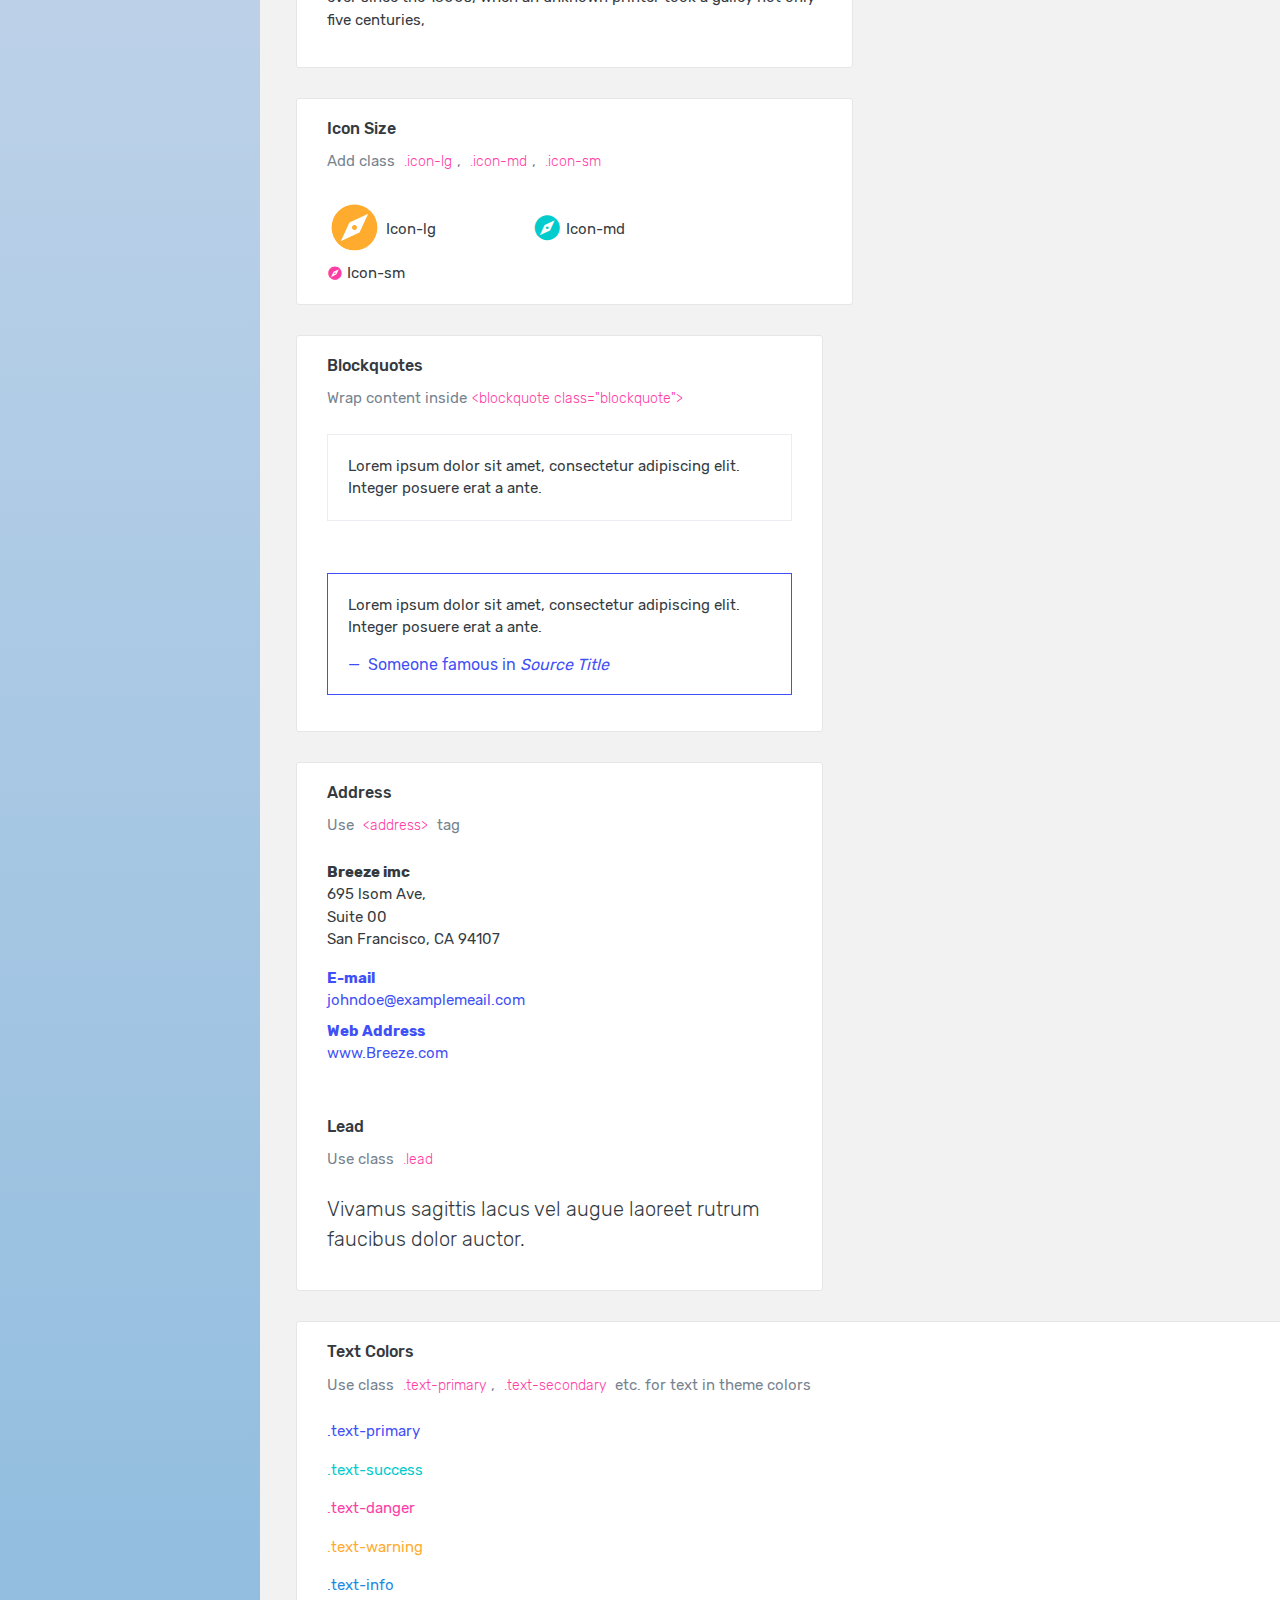
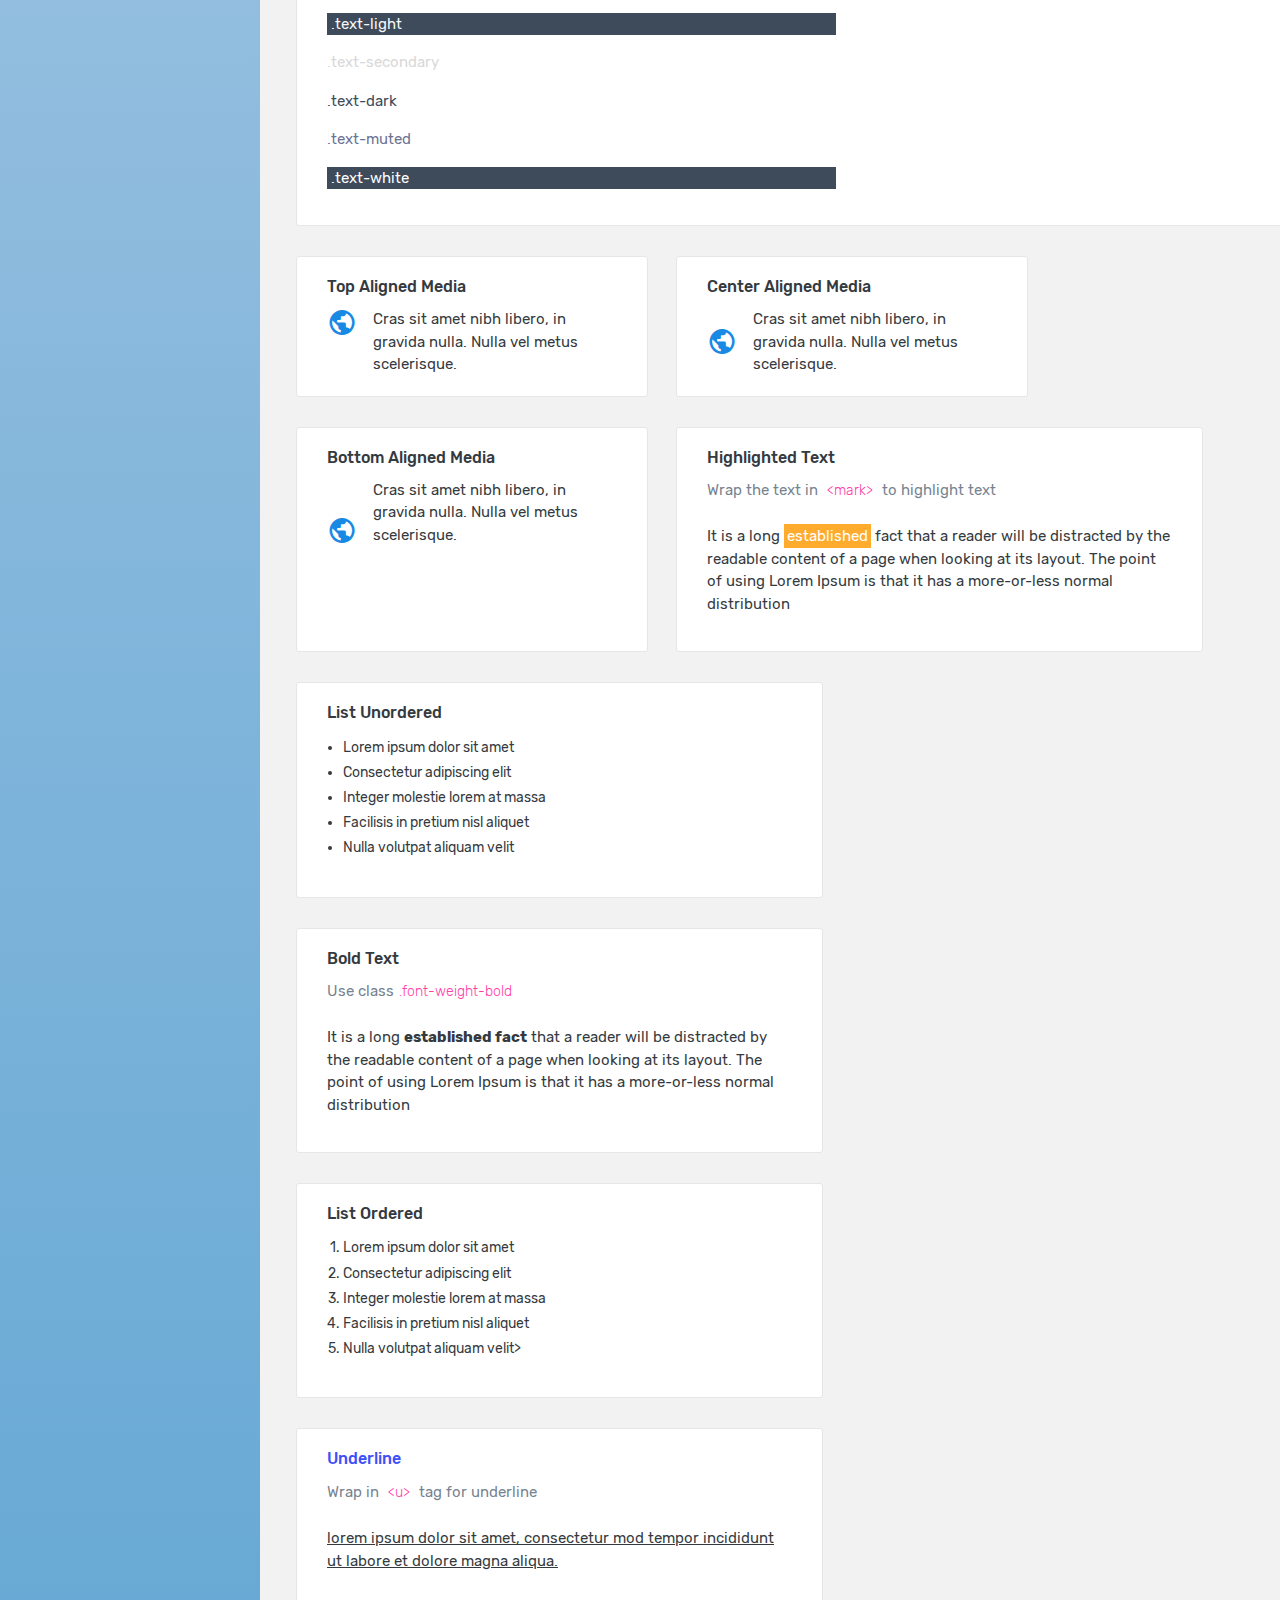
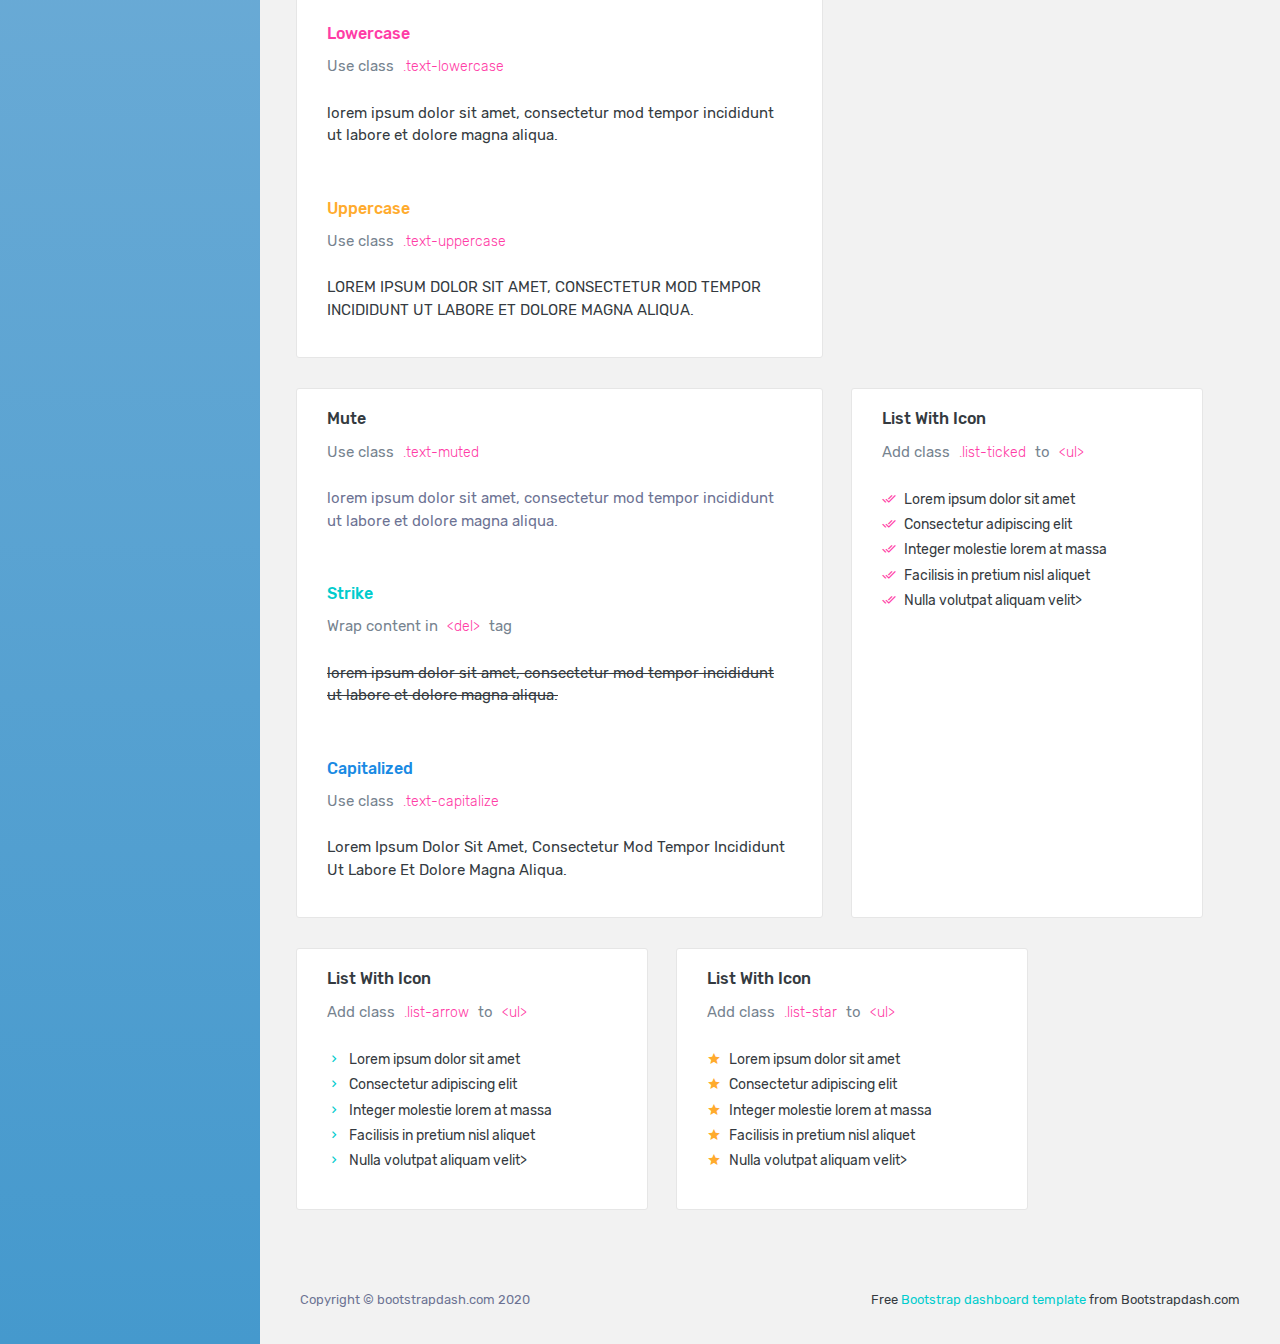
<file: admin/pages/ui-features/typography.html>
<!DOCTYPE html>
<html lang="en">
  <head>
    <!-- Required meta tags -->
    <meta charset="utf-8" />
    <meta name="viewport" content="width=device-width, initial-scale=1, shrink-to-fit=no" />
    <title>Breeze Admin</title>
    <link rel="stylesheet" href="../../assets/vendors/mdi/css/materialdesignicons.min.css" />
    <link rel="stylesheet" href="../../assets/vendors/flag-icon-css/css/flag-icon.min.css" />
    <link rel="stylesheet" href="../../assets/vendors/css/vendor.bundle.base.css" />
    <link rel="stylesheet" href="../../assets/css/style.css" />
    <link rel="shortcut icon" href="../../assets/images/favicon.png" />
  </head>
  <body>
    <div class="container-scroller">
      <nav class="sidebar sidebar-offcanvas" id="sidebar">
        <div class="text-center sidebar-brand-wrapper d-flex align-items-center">
          <a class="sidebar-brand brand-logo" href="../../index.html"><img src="../../assets/images/logo.svg" alt="logo" /></a>
          <a class="sidebar-brand brand-logo-mini pl-4 pt-3" href="../../index.html"><img src="../../assets/images/logo-mini.svg" alt="logo" /></a>
        </div>
        <ul class="nav">
          <li class="nav-item nav-profile">
            <a href="#" class="nav-link">
              <div class="nav-profile-image">
                <img src="../../assets/images/faces/face1.jpg" alt="profile" />
                <span class="login-status online"></span>
                <!--change to offline or busy as needed-->
              </div>
              <div class="nav-profile-text d-flex flex-column pr-3">
                <span class="font-weight-medium mb-2">Henry Klein</span>
                <span class="font-weight-normal">$8,753.00</span>
              </div>
              <span class="badge badge-danger text-white ml-3 rounded">3</span>
            </a>
          </li>
          <li class="nav-item">
            <a class="nav-link" href="../../index.html">
              <i class="mdi mdi-home menu-icon"></i>
              <span class="menu-title">Dashboard</span>
            </a>
          </li>
          <li class="nav-item">
            <a class="nav-link" data-toggle="collapse" href="#ui-basic" aria-expanded="false" aria-controls="ui-basic">
              <i class="mdi mdi-crosshairs-gps menu-icon"></i>
              <span class="menu-title">Basic UI Elements</span>
              <i class="menu-arrow"></i>
            </a>
            <div class="collapse" id="ui-basic">
              <ul class="nav flex-column sub-menu">
                <li class="nav-item">
                  <a class="nav-link" href="../../pages/ui-features/buttons.html">Buttons</a>
                </li>
                <li class="nav-item">
                  <a class="nav-link" href="../../pages/ui-features/dropdowns.html">Dropdowns</a>
                </li>
                <li class="nav-item">
                  <a class="nav-link" href="../../pages/ui-features/typography.html">Typography</a>
                </li>
              </ul>
            </div>
          </li>
          <li class="nav-item">
            <a class="nav-link" href="../../pages/icons/mdi.html">
              <i class="mdi mdi-contacts menu-icon"></i>
              <span class="menu-title">Icons</span>
            </a>
          </li>
          <li class="nav-item">
            <a class="nav-link" href="../../pages/forms/basic_elements.html">
              <i class="mdi mdi-format-list-bulleted menu-icon"></i>
              <span class="menu-title">Forms</span>
            </a>
          </li>
          <li class="nav-item">
            <a class="nav-link" href="../../pages/charts/chartjs.html">
              <i class="mdi mdi-chart-bar menu-icon"></i>
              <span class="menu-title">Charts</span>
            </a>
          </li>
          <li class="nav-item">
            <a class="nav-link" href="../../pages/tables/basic-table.html">
              <i class="mdi mdi-table-large menu-icon"></i>
              <span class="menu-title">Tables</span>
            </a>
          </li>
          <li class="nav-item">
            <span class="nav-link" href="#">
              <span class="menu-title">Docs</span>
            </span>
          </li>
          <li class="nav-item">
            <a class="nav-link" href="https://www.bootstrapdash.com/demo/breeze-free/documentation/documentation.html">
              <i class="mdi mdi-file-document-box menu-icon"></i>
              <span class="menu-title">Documentation</span>
            </a>
          </li>
          <li class="nav-item sidebar-actions">
            <div class="nav-link">
              <div class="mt-4">
                <div class="border-none">
                  <p class="text-black">Notification</p>
                </div>
                <ul class="mt-4 pl-0">
                  <li>Sign Out</li>
                </ul>
              </div>
            </div>
          </li>
        </ul>
      </nav>
      <div class="container-fluid page-body-wrapper">
        <div id="theme-settings" class="settings-panel">
          <i class="settings-close mdi mdi-close"></i>
          <p class="settings-heading">SIDEBAR SKINS</p>
          <div class="sidebar-bg-options selected" id="sidebar-default-theme">
            <div class="img-ss rounded-circle bg-light border mr-3"></div> Default
          </div>
          <div class="sidebar-bg-options" id="sidebar-dark-theme">
            <div class="img-ss rounded-circle bg-dark border mr-3"></div> Dark
          </div>
          <p class="settings-heading mt-2">HEADER SKINS</p>
          <div class="color-tiles mx-0 px-4">
            <div class="tiles light"></div>
            <div class="tiles dark"></div>
          </div>
        </div>
        <nav class="navbar col-lg-12 col-12 p-lg-0 fixed-top d-flex flex-row">
          <div class="navbar-menu-wrapper d-flex align-items-stretch justify-content-between">
            <a class="navbar-brand brand-logo-mini align-self-center d-lg-none" href="../../index.html"><img src="../../assets/images/logo-mini.svg" alt="logo" /></a>
            <button class="navbar-toggler navbar-toggler align-self-center mr-2" type="button" data-toggle="minimize">
              <i class="mdi mdi-menu"></i>
            </button>
            <ul class="navbar-nav">
              <li class="nav-item dropdown">
                <a class="nav-link count-indicator dropdown-toggle" id="notificationDropdown" href="#" data-toggle="dropdown">
                  <i class="mdi mdi-bell-outline"></i>
                  <span class="count count-varient1">7</span>
                </a>
                <div class="dropdown-menu navbar-dropdown navbar-dropdown-large preview-list" aria-labelledby="notificationDropdown">
                  <h6 class="p-3 mb-0">Notifications</h6>
                  <a class="dropdown-item preview-item">
                    <div class="preview-thumbnail">
                      <img src="../../assets/images/faces/face4.jpg" alt="" class="profile-pic" />
                    </div>
                    <div class="preview-item-content">
                      <p class="mb-0"> Dany Miles <span class="text-small text-muted">commented on your photo</span>
                      </p>
                    </div>
                  </a>
                  <a class="dropdown-item preview-item">
                    <div class="preview-thumbnail">
                      <img src="../../assets/images/faces/face3.jpg" alt="" class="profile-pic" />
                    </div>
                    <div class="preview-item-content">
                      <p class="mb-0"> James <span class="text-small text-muted">posted a photo on your wall</span>
                      </p>
                    </div>
                  </a>
                  <a class="dropdown-item preview-item">
                    <div class="preview-thumbnail">
                      <img src="../../assets/images/faces/face2.jpg" alt="" class="profile-pic" />
                    </div>
                    <div class="preview-item-content">
                      <p class="mb-0"> Alex <span class="text-small text-muted">just mentioned you in his post</span>
                      </p>
                    </div>
                  </a>
                  <div class="dropdown-divider"></div>
                  <p class="p-3 mb-0">View all activities</p>
                </div>
              </li>
              <li class="nav-item dropdown d-none d-sm-flex">
                <a class="nav-link count-indicator dropdown-toggle" id="messageDropdown" href="#" data-toggle="dropdown">
                  <i class="mdi mdi-email-outline"></i>
                  <span class="count count-varient2">5</span>
                </a>
                <div class="dropdown-menu navbar-dropdown navbar-dropdown-large preview-list" aria-labelledby="messageDropdown">
                  <h6 class="p-3 mb-0">Messages</h6>
                  <a class="dropdown-item preview-item">
                    <div class="preview-item-content flex-grow">
                      <span class="badge badge-pill badge-success">Request</span>
                      <p class="text-small text-muted ellipsis mb-0"> Suport needed for user123 </p>
                    </div>
                    <p class="text-small text-muted align-self-start"> 4:10 PM </p>
                  </a>
                  <a class="dropdown-item preview-item">
                    <div class="preview-item-content flex-grow">
                      <span class="badge badge-pill badge-warning">Invoices</span>
                      <p class="text-small text-muted ellipsis mb-0"> Invoice for order is mailed </p>
                    </div>
                    <p class="text-small text-muted align-self-start"> 4:10 PM </p>
                  </a>
                  <a class="dropdown-item preview-item">
                    <div class="preview-item-content flex-grow">
                      <span class="badge badge-pill badge-danger">Projects</span>
                      <p class="text-small text-muted ellipsis mb-0"> New project will start tomorrow </p>
                    </div>
                    <p class="text-small text-muted align-self-start"> 4:10 PM </p>
                  </a>
                  <h6 class="p-3 mb-0">See all activity</h6>
                </div>
              </li>
              <li class="nav-item nav-search border-0 ml-1 ml-md-3 ml-lg-5 d-none d-md-flex">
                <form class="nav-link form-inline mt-2 mt-md-0">
                  <div class="input-group">
                    <input type="text" class="form-control" placeholder="Search" />
                    <div class="input-group-append">
                      <span class="input-group-text">
                        <i class="mdi mdi-magnify"></i>
                      </span>
                    </div>
                  </div>
                </form>
              </li>
            </ul>
            <ul class="navbar-nav navbar-nav-right ml-lg-auto">
              <li class="nav-item dropdown d-none d-xl-flex border-0">
                <a class="nav-link dropdown-toggle" id="languageDropdown" href="#" data-toggle="dropdown">
                  <i class="mdi mdi-earth"></i> English </a>
                <div class="dropdown-menu navbar-dropdown" aria-labelledby="languageDropdown">
                  <a class="dropdown-item" href="#"> French </a>
                  <a class="dropdown-item" href="#"> Spain </a>
                  <a class="dropdown-item" href="#"> Latin </a>
                  <a class="dropdown-item" href="#"> Japanese </a>
                </div>
              </li>
              <li class="nav-item nav-profile dropdown border-0">
                <a class="nav-link dropdown-toggle" id="profileDropdown" href="#" data-toggle="dropdown">
                  <img class="nav-profile-img mr-2" alt="" src="../../assets/images/faces/face1.jpg" />
                  <span class="profile-name">Henry Klein</span>
                </a>
                <div class="dropdown-menu navbar-dropdown w-100" aria-labelledby="profileDropdown">
                  <a class="dropdown-item" href="#">
                    <i class="mdi mdi-cached mr-2 text-success"></i> Activity Log </a>
                  <a class="dropdown-item" href="#">
                    <i class="mdi mdi-logout mr-2 text-primary"></i> Signout </a>
                </div>
              </li>
            </ul>
            <button class="navbar-toggler navbar-toggler-right d-lg-none align-self-center" type="button" data-toggle="offcanvas">
              <span class="mdi mdi-menu"></span>
            </button>
          </div>
        </nav>
        <div class="main-panel">
          <div class="content-wrapper">
            <div class="page-header">
              <h3 class="page-title">Typography</h3>
              <nav aria-label="breadcrumb">
                <ol class="breadcrumb">
                  <li class="breadcrumb-item"><a href="#">UI Elements</a></li>
                  <li class="breadcrumb-item active" aria-current="page"> Typography </li>
                </ol>
              </nav>
            </div>
            <div class="row">
              <div class="col-md-6 grid-margin stretch-card">
                <div class="card">
                  <div class="card-body">
                    <h4 class="card-title">Headings</h4>
                    <p class="card-description"> Add tags <code>&lt;h1&gt;</code> to <code>&lt;h6&gt;</code> or class <code>.h1</code> to <code>.h6</code>
                    </p>
                    <div class="template-demo">
                      <h1>h1. Heading</h1>
                      <h2>h2. Heading</h2>
                      <h3>h3. Heading</h3>
                      <h4>h4. Heading</h4>
                      <h5>h5. Heading</h5>
                      <h6>h6. Heading</h6>
                    </div>
                  </div>
                </div>
              </div>
              <div class="col-md-6 grid-margin stretch-card">
                <div class="card">
                  <div class="card-body">
                    <h4 class="card-title">Headings with secondary text</h4>
                    <p class="card-description"> Add faded secondary text to headings </p>
                    <div class="template-demo">
                      <h1> h1. Heading <small class="text-muted"> Secondary text </small>
                      </h1>
                      <h2> h2. Heading <small class="text-muted"> Secondary text </small>
                      </h2>
                      <h3> h3. Heading <small class="text-muted"> Secondary text </small>
                      </h3>
                      <h4> h4. Heading <small class="text-muted"> Secondary text </small>
                      </h4>
                      <h5> h5. Heading <small class="text-muted"> Secondary text </small>
                      </h5>
                      <h6> h6. Heading <small class="text-muted"> Secondary text </small>
                      </h6>
                    </div>
                  </div>
                </div>
              </div>
              <div class="col-md-6 grid-margin stretch-card">
                <div class="card">
                  <div class="card-body">
                    <h4 class="card-title">Display headings</h4>
                    <p class="card-description"> Add class <code>.display1</code> to <code>.display-4</code>
                    </p>
                    <div class="template-demo">
                      <h1 class="display-1">Display 1</h1>
                      <h1 class="display-2">Display 2</h1>
                      <h1 class="display-3">Display 3</h1>
                      <h1 class="display-4">Display 4</h1>
                    </div>
                  </div>
                </div>
              </div>
              <div class="col-md-6 d-flex align-items-stretch">
                <div class="row">
                  <div class="col-md-12 grid-margin stretch-card">
                    <div class="card">
                      <div class="card-body">
                        <h4 class="card-title">Paragraph</h4>
                        <p class="card-description"> Write text in <code>&lt;p&gt;</code> tag </p>
                        <p> Lorem Ipsum is simply dummy text of the printing and typesetting industry. Lorem Ipsum has been the industry's standard dummy text ever since the 1500s, when an unknown printer took a galley not only five centuries, </p>
                      </div>
                    </div>
                  </div>
                  <div class="col-md-12 grid-margin stretch-card">
                    <div class="card">
                      <div class="card-body">
                        <h4 class="card-title">Icon size</h4>
                        <p class="card-description"> Add class <code>.icon-lg</code>, <code>.icon-md</code>, <code>.icon-sm</code>
                        </p>
                        <div class="row">
                          <div class="col-md-4 d-flex align-items-center">
                            <div class="d-flex flex-row align-items-center">
                              <i class="mdi mdi-compass icon-lg text-warning"></i>
                              <p class="mb-0 ml-1">Icon-lg</p>
                            </div>
                          </div>
                          <div class="col-md-4 d-flex align-items-center">
                            <div class="d-flex flex-row align-items-center">
                              <i class="mdi mdi-compass icon-md text-success"></i>
                              <p class="mb-0 ml-1">Icon-md</p>
                            </div>
                          </div>
                          <div class="col-md-4 d-flex align-items-center">
                            <div class="d-flex flex-row align-items-center">
                              <i class="mdi mdi-compass icon-sm text-danger"></i>
                              <p class="mb-0 ml-1">Icon-sm</p>
                            </div>
                          </div>
                        </div>
                      </div>
                    </div>
                  </div>
                </div>
              </div>
              <div class="col-md-6 grid-margin stretch-card">
                <div class="card">
                  <div class="card-body">
                    <h4 class="card-title">Blockquotes</h4>
                    <p class="card-description"> Wrap content inside<code
                        >&lt;blockquote class="blockquote"&gt;</code>
                    </p>
                    <blockquote class="blockquote">
                      <p class="mb-0"> Lorem ipsum dolor sit amet, consectetur adipiscing elit. Integer posuere erat a ante. </p>
                    </blockquote>
                  </div>
                  <div class="card-body">
                    <blockquote class="blockquote blockquote-primary">
                      <p> Lorem ipsum dolor sit amet, consectetur adipiscing elit. Integer posuere erat a ante. </p>
                      <footer class="blockquote-footer"> Someone famous in <cite title="Source Title">Source Title</cite>
                      </footer>
                    </blockquote>
                  </div>
                </div>
              </div>
              <div class="col-md-6 grid-margin stretch-card">
                <div class="card">
                  <div class="card-body">
                    <h4 class="card-title">Address</h4>
                    <p class="card-description"> Use <code>&lt;address&gt;</code> tag </p>
                    <div class="row">
                      <div class="col-md-6">
                        <address>
                          <p class="font-weight-bold">Breeze imc</p>
                          <p>695 lsom Ave,</p>
                          <p>Suite 00</p>
                          <p>San Francisco, CA 94107</p>
                        </address>
                      </div>
                      <div class="col-md-6">
                        <address class="text-primary">
                          <p class="font-weight-bold">E-mail</p>
                          <p class="mb-2">johndoe@examplemeail.com</p>
                          <p class="font-weight-bold">Web Address</p>
                          <p>www.Breeze.com</p>
                        </address>
                      </div>
                    </div>
                  </div>
                  <div class="card-body">
                    <h4 class="card-title">Lead</h4>
                    <p class="card-description">Use class <code>.lead</code></p>
                    <p class="lead"> Vivamus sagittis lacus vel augue laoreet rutrum faucibus dolor auctor. </p>
                  </div>
                </div>
              </div>
              <div class="col-md-12 grid-margin">
                <div class="card">
                  <div class="card-body">
                    <h4 class="card-title">Text colors</h4>
                    <p class="card-description"> Use class <code>.text-primary</code>, <code>.text-secondary</code> etc. for text in theme colors </p>
                    <div class="row">
                      <div class="col-md-6">
                        <p class="text-primary">.text-primary</p>
                        <p class="text-success">.text-success</p>
                        <p class="text-danger">.text-danger</p>
                        <p class="text-warning">.text-warning</p>
                        <p class="text-info">.text-info</p>
                      </div>
                      <div class="col-md-6">
                        <p class="text-light bg-dark pl-1">.text-light</p>
                        <p class="text-secondary">.text-secondary</p>
                        <p class="text-dark">.text-dark</p>
                        <p class="text-muted">.text-muted</p>
                        <p class="text-white bg-dark pl-1">.text-white</p>
                      </div>
                    </div>
                  </div>
                </div>
              </div>
              <div class="col-md-4 grid-margin stretch-card">
                <div class="card">
                  <div class="card-body">
                    <h4 class="card-title">Top aligned media</h4>
                    <div class="media">
                      <i class="mdi mdi-earth icon-md text-info d-flex align-self-start mr-3"></i>
                      <div class="media-body">
                        <p class="card-text"> Cras sit amet nibh libero, in gravida nulla. Nulla vel metus scelerisque. </p>
                      </div>
                    </div>
                  </div>
                </div>
              </div>
              <div class="col-md-4 grid-margin stretch-card">
                <div class="card">
                  <div class="card-body">
                    <h4 class="card-title">Center aligned media</h4>
                    <div class="media">
                      <i class="mdi mdi-earth icon-md text-info d-flex align-self-center mr-3"></i>
                      <div class="media-body">
                        <p class="card-text"> Cras sit amet nibh libero, in gravida nulla. Nulla vel metus scelerisque. </p>
                      </div>
                    </div>
                  </div>
                </div>
              </div>
              <div class="col-md-4 grid-margin stretch-card">
                <div class="card">
                  <div class="card-body">
                    <h4 class="card-title">Bottom aligned media</h4>
                    <div class="media">
                      <i class="mdi mdi-earth icon-md text-info d-flex align-self-end mr-3"></i>
                      <div class="media-body">
                        <p class="card-text"> Cras sit amet nibh libero, in gravida nulla. Nulla vel metus scelerisque. </p>
                      </div>
                    </div>
                  </div>
                </div>
              </div>
              <div class="col-md-6 grid-margin stretch-card">
                <div class="card">
                  <div class="card-body">
                    <h4 class="card-title">Highlighted Text</h4>
                    <p class="card-description"> Wrap the text in <code>&lt;mark&gt;</code> to highlight text </p>
                    <p> It is a long <mark class="bg-warning text-white">established</mark> fact that a reader will be distracted by the readable content of a page when looking at its layout. The point of using Lorem Ipsum is that it has a more-or-less normal distribution </p>
                  </div>
                </div>
              </div>
              <div class="col-md-6 grid-margin stretch-card">
                <div class="card">
                  <div class="card-body">
                    <h4 class="card-title">List Unordered</h4>
                    <ul>
                      <li>Lorem ipsum dolor sit amet</li>
                      <li>Consectetur adipiscing elit</li>
                      <li>Integer molestie lorem at massa</li>
                      <li>Facilisis in pretium nisl aliquet</li>
                      <li>Nulla volutpat aliquam velit</li>
                    </ul>
                  </div>
                </div>
              </div>
              <div class="col-md-6 grid-margin stretch-card">
                <div class="card">
                  <div class="card-body">
                    <h4 class="card-title">Bold text</h4>
                    <p class="card-description"> Use class<code>.font-weight-bold</code>
                    </p>
                    <p> It is a long <span class="font-weight-bold">established fact</span> that a reader will be distracted by the readable content of a page when looking at its layout. The point of using Lorem Ipsum is that it has a more-or-less normal distribution </p>
                  </div>
                </div>
              </div>
              <div class="col-md-6 grid-margin stretch-card">
                <div class="card">
                  <div class="card-body">
                    <h4 class="card-title">List Ordered</h4>
                    <ol>
                      <li>Lorem ipsum dolor sit amet</li>
                      <li>Consectetur adipiscing elit</li>
                      <li>Integer molestie lorem at massa</li>
                      <li>Facilisis in pretium nisl aliquet</li>
                      <li>Nulla volutpat aliquam velit></li>
                    </ol>
                  </div>
                </div>
              </div>
              <div class="col-md-6 grid-margin stretch-card">
                <div class="card">
                  <div class="card-body">
                    <h4 class="card-title text-primary">Underline</h4>
                    <p class="card-description"> Wrap in <code>&lt;u&gt;</code> tag for underline </p>
                    <p>
                      <u>lorem ipsum dolor sit amet, consectetur mod tempor incididunt ut labore et dolore magna aliqua.</u>
                    </p>
                  </div>
                  <div class="card-body">
                    <h4 class="card-title text-danger">Lowercase</h4>
                    <p class="card-description"> Use class <code>.text-lowercase</code>
                    </p>
                    <p class="text-lowercase"> lorem ipsum dolor sit amet, consectetur mod tempor incididunt ut labore et dolore magna aliqua. </p>
                  </div>
                  <div class="card-body">
                    <h4 class="card-title text-warning">Uppercase</h4>
                    <p class="card-description"> Use class <code>.text-uppercase</code>
                    </p>
                    <p class="text-uppercase"> lorem ipsum dolor sit amet, consectetur mod tempor incididunt ut labore et dolore magna aliqua. </p>
                  </div>
                </div>
              </div>
              <div class="col-md-6 grid-margin stretch-card">
                <div class="card">
                  <div class="card-body">
                    <h4 class="card-title">Mute</h4>
                    <p class="card-description"> Use class <code>.text-muted</code>
                    </p>
                    <p class="text-muted"> lorem ipsum dolor sit amet, consectetur mod tempor incididunt ut labore et dolore magna aliqua. </p>
                  </div>
                  <div class="card-body">
                    <h4 class="card-title text-success">Strike</h4>
                    <p class="card-description"> Wrap content in <code>&lt;del&gt;</code> tag </p>
                    <p>
                      <del> lorem ipsum dolor sit amet, consectetur mod tempor incididunt ut labore et dolore magna aliqua. </del>
                    </p>
                  </div>
                  <div class="card-body">
                    <h4 class="card-title text-info">Capitalized</h4>
                    <p class="card-description"> Use class <code>.text-capitalize</code>
                    </p>
                    <p class="text-capitalize"> lorem ipsum dolor sit amet, consectetur mod tempor incididunt ut labore et dolore magna aliqua. </p>
                  </div>
                </div>
              </div>
              <div class="col-md-4 grid-margin stretch-card">
                <div class="card">
                  <div class="card-body">
                    <h4 class="card-title">List with icon</h4>
                    <p class="card-description"> Add class <code>.list-ticked</code> to <code>&lt;ul&gt;</code>
                    </p>
                    <ul class="list-ticked">
                      <li>Lorem ipsum dolor sit amet</li>
                      <li>Consectetur adipiscing elit</li>
                      <li>Integer molestie lorem at massa</li>
                      <li>Facilisis in pretium nisl aliquet</li>
                      <li>Nulla volutpat aliquam velit></li>
                    </ul>
                  </div>
                </div>
              </div>
              <div class="col-md-4 grid-margin stretch-card">
                <div class="card">
                  <div class="card-body">
                    <h4 class="card-title">List with icon</h4>
                    <p class="card-description"> Add class <code>.list-arrow</code> to <code>&lt;ul&gt;</code>
                    </p>
                    <ul class="list-arrow">
                      <li>Lorem ipsum dolor sit amet</li>
                      <li>Consectetur adipiscing elit</li>
                      <li>Integer molestie lorem at massa</li>
                      <li>Facilisis in pretium nisl aliquet</li>
                      <li>Nulla volutpat aliquam velit></li>
                    </ul>
                  </div>
                </div>
              </div>
              <div class="col-md-4 grid-margin stretch-card">
                <div class="card">
                  <div class="card-body">
                    <h4 class="card-title">List with icon</h4>
                    <p class="card-description"> Add class <code>.list-star</code> to <code>&lt;ul&gt;</code>
                    </p>
                    <ul class="list-star">
                      <li>Lorem ipsum dolor sit amet</li>
                      <li>Consectetur adipiscing elit</li>
                      <li>Integer molestie lorem at massa</li>
                      <li>Facilisis in pretium nisl aliquet</li>
                      <li>Nulla volutpat aliquam velit></li>
                    </ul>
                  </div>
                </div>
              </div>
            </div>
          </div>
          <footer class="footer">
            <div class="d-sm-flex justify-content-center justify-content-sm-between">
              <span class="text-muted d-block text-center text-sm-left d-sm-inline-block">Copyright © bootstrapdash.com 2020</span>
              <span class="float-none float-sm-right d-block mt-1 mt-sm-0 text-center"> Free <a href="https://www.bootstrapdash.com/" target="_blank">Bootstrap dashboard template</a> from Bootstrapdash.com</span>
            </div>
          </footer>
        </div>
        <!-- main-panel ends -->
      </div>
      <!-- page-body-wrapper ends -->
    </div>
    <!-- container-scroller -->
    <script src="../../assets/vendors/js/vendor.bundle.base.js"></script>
    <script src="../../assets/js/off-canvas.js"></script>
    <script src="../../assets/js/hoverable-collapse.js"></script>
    <script src="../../assets/js/misc.js"></script>
  </body>
</html>
</file>
<file: admin/assets/vendors/css/vendor.bundle.base.css>
/*
 * Container style
 */
.ps {
  overflow: hidden !important;
  overflow-anchor: none;
  -ms-overflow-style: none;
  touch-action: auto;
  -ms-touch-action: auto;
}

/*
 * Scrollbar rail styles
 */
.ps__rail-x {
  display: none;
  opacity: 0;
  transition: background-color .2s linear, opacity .2s linear;
  -webkit-transition: background-color .2s linear, opacity .2s linear;
  height: 15px;
  /* there must be 'bottom' or 'top' for ps__rail-x */
  bottom: 0px;
  /* please don't change 'position' */
  position: absolute;
}

.ps__rail-y {
  display: none;
  opacity: 0;
  transition: background-color .2s linear, opacity .2s linear;
  -webkit-transition: background-color .2s linear, opacity .2s linear;
  width: 15px;
  /* there must be 'right' or 'left' for ps__rail-y */
  right: 0;
  /* please don't change 'position' */
  position: absolute;
}

.ps--active-x > .ps__rail-x,
.ps--active-y > .ps__rail-y {
  display: block;
  background-color: transparent;
}

.ps:hover > .ps__rail-x,
.ps:hover > .ps__rail-y,
.ps--focus > .ps__rail-x,
.ps--focus > .ps__rail-y,
.ps--scrolling-x > .ps__rail-x,
.ps--scrolling-y > .ps__rail-y {
  opacity: 0.6;
}

.ps .ps__rail-x:hover,
.ps .ps__rail-y:hover,
.ps .ps__rail-x:focus,
.ps .ps__rail-y:focus,
.ps .ps__rail-x.ps--clicking,
.ps .ps__rail-y.ps--clicking {
  background-color: #eee;
  opacity: 0.9;
}

/*
 * Scrollbar thumb styles
 */
.ps__thumb-x {
  background-color: #aaa;
  border-radius: 6px;
  transition: background-color .2s linear, height .2s ease-in-out;
  -webkit-transition: background-color .2s linear, height .2s ease-in-out;
  height: 6px;
  /* there must be 'bottom' for ps__thumb-x */
  bottom: 2px;
  /* please don't change 'position' */
  position: absolute;
}

.ps__thumb-y {
  background-color: #aaa;
  border-radius: 6px;
  transition: background-color .2s linear, width .2s ease-in-out;
  -webkit-transition: background-color .2s linear, width .2s ease-in-out;
  width: 6px;
  /* there must be 'right' for ps__thumb-y */
  right: 2px;
  /* please don't change 'position' */
  position: absolute;
}

.ps__rail-x:hover > .ps__thumb-x,
.ps__rail-x:focus > .ps__thumb-x,
.ps__rail-x.ps--clicking .ps__thumb-x {
  background-color: #999;
  height: 11px;
}

.ps__rail-y:hover > .ps__thumb-y,
.ps__rail-y:focus > .ps__thumb-y,
.ps__rail-y.ps--clicking .ps__thumb-y {
  background-color: #999;
  width: 11px;
}

/* MS supports */
@supports (-ms-overflow-style: none) {
  .ps {
    overflow: auto !important;
  }
}

@media screen and (-ms-high-contrast: active), (-ms-high-contrast: none) {
  .ps {
    overflow: auto !important;
  }
}
</file>
<file: admin/assets/vendors/flag-icon-css/css/flag-icon.min.css>
.flag-icon-background{background-size:contain;background-position:50%;background-repeat:no-repeat}.flag-icon{background-size:contain;background-position:50%;background-repeat:no-repeat;position:relative;display:inline-block;width:1.33333333em;line-height:1em}.flag-icon:before{content:'\00a0'}.flag-icon.flag-icon-squared{width:1em}.flag-icon-ad{background-image:url(../flags/4x3/ad.svg)}.flag-icon-ad.flag-icon-squared{background-image:url(../flags/1x1/ad.svg)}.flag-icon-ae{background-image:url(../flags/4x3/ae.svg)}.flag-icon-ae.flag-icon-squared{background-image:url(../flags/1x1/ae.svg)}.flag-icon-af{background-image:url(../flags/4x3/af.svg)}.flag-icon-af.flag-icon-squared{background-image:url(../flags/1x1/af.svg)}.flag-icon-ag{background-image:url(../flags/4x3/ag.svg)}.flag-icon-ag.flag-icon-squared{background-image:url(../flags/1x1/ag.svg)}.flag-icon-ai{background-image:url(../flags/4x3/ai.svg)}.flag-icon-ai.flag-icon-squared{background-image:url(../flags/1x1/ai.svg)}.flag-icon-al{background-image:url(../flags/4x3/al.svg)}.flag-icon-al.flag-icon-squared{background-image:url(../flags/1x1/al.svg)}.flag-icon-am{background-image:url(../flags/4x3/am.svg)}.flag-icon-am.flag-icon-squared{background-image:url(../flags/1x1/am.svg)}.flag-icon-ao{background-image:url(../flags/4x3/ao.svg)}.flag-icon-ao.flag-icon-squared{background-image:url(../flags/1x1/ao.svg)}.flag-icon-aq{background-image:url(../flags/4x3/aq.svg)}.flag-icon-aq.flag-icon-squared{background-image:url(../flags/1x1/aq.svg)}.flag-icon-ar{background-image:url(../flags/4x3/ar.svg)}.flag-icon-ar.flag-icon-squared{background-image:url(../flags/1x1/ar.svg)}.flag-icon-as{background-image:url(../flags/4x3/as.svg)}.flag-icon-as.flag-icon-squared{background-image:url(../flags/1x1/as.svg)}.flag-icon-at{background-image:url(../flags/4x3/at.svg)}.flag-icon-at.flag-icon-squared{background-image:url(../flags/1x1/at.svg)}.flag-icon-au{background-image:url(../flags/4x3/au.svg)}.flag-icon-au.flag-icon-squared{background-image:url(../flags/1x1/au.svg)}.flag-icon-aw{background-image:url(../flags/4x3/aw.svg)}.flag-icon-aw.flag-icon-squared{background-image:url(../flags/1x1/aw.svg)}.flag-icon-ax{background-image:url(../flags/4x3/ax.svg)}.flag-icon-ax.flag-icon-squared{background-image:url(../flags/1x1/ax.svg)}.flag-icon-az{background-image:url(../flags/4x3/az.svg)}.flag-icon-az.flag-icon-squared{background-image:url(../flags/1x1/az.svg)}.flag-icon-ba{background-image:url(../flags/4x3/ba.svg)}.flag-icon-ba.flag-icon-squared{background-image:url(../flags/1x1/ba.svg)}.flag-icon-bb{background-image:url(../flags/4x3/bb.svg)}.flag-icon-bb.flag-icon-squared{background-image:url(../flags/1x1/bb.svg)}.flag-icon-bd{background-image:url(../flags/4x3/bd.svg)}.flag-icon-bd.flag-icon-squared{background-image:url(../flags/1x1/bd.svg)}.flag-icon-be{background-image:url(../flags/4x3/be.svg)}.flag-icon-be.flag-icon-squared{background-image:url(../flags/1x1/be.svg)}.flag-icon-bf{background-image:url(../flags/4x3/bf.svg)}.flag-icon-bf.flag-icon-squared{background-image:url(../flags/1x1/bf.svg)}.flag-icon-bg{background-image:url(../flags/4x3/bg.svg)}.flag-icon-bg.flag-icon-squared{background-image:url(../flags/1x1/bg.svg)}.flag-icon-bh{background-image:url(../flags/4x3/bh.svg)}.flag-icon-bh.flag-icon-squared{background-image:url(../flags/1x1/bh.svg)}.flag-icon-bi{background-image:url(../flags/4x3/bi.svg)}.flag-icon-bi.flag-icon-squared{background-image:url(../flags/1x1/bi.svg)}.flag-icon-bj{background-image:url(../flags/4x3/bj.svg)}.flag-icon-bj.flag-icon-squared{background-image:url(../flags/1x1/bj.svg)}.flag-icon-bl{background-image:url(../flags/4x3/bl.svg)}.flag-icon-bl.flag-icon-squared{background-image:url(../flags/1x1/bl.svg)}.flag-icon-bm{background-image:url(../flags/4x3/bm.svg)}.flag-icon-bm.flag-icon-squared{background-image:url(../flags/1x1/bm.svg)}.flag-icon-bn{background-image:url(../flags/4x3/bn.svg)}.flag-icon-bn.flag-icon-squared{background-image:url(../flags/1x1/bn.svg)}.flag-icon-bo{background-image:url(../flags/4x3/bo.svg)}.flag-icon-bo.flag-icon-squared{background-image:url(../flags/1x1/bo.svg)}.flag-icon-bq{background-image:url(../flags/4x3/bq.svg)}.flag-icon-bq.flag-icon-squared{background-image:url(../flags/1x1/bq.svg)}.flag-icon-br{background-image:url(../flags/4x3/br.svg)}.flag-icon-br.flag-icon-squared{background-image:url(../flags/1x1/br.svg)}.flag-icon-bs{background-image:url(../flags/4x3/bs.svg)}.flag-icon-bs.flag-icon-squared{background-image:url(../flags/1x1/bs.svg)}.flag-icon-bt{background-image:url(../flags/4x3/bt.svg)}.flag-icon-bt.flag-icon-squared{background-image:url(../flags/1x1/bt.svg)}.flag-icon-bv{background-image:url(../flags/4x3/bv.svg)}.flag-icon-bv.flag-icon-squared{background-image:url(../flags/1x1/bv.svg)}.flag-icon-bw{background-image:url(../flags/4x3/bw.svg)}.flag-icon-bw.flag-icon-squared{background-image:url(../flags/1x1/bw.svg)}.flag-icon-by{background-image:url(../flags/4x3/by.svg)}.flag-icon-by.flag-icon-squared{background-image:url(../flags/1x1/by.svg)}.flag-icon-bz{background-image:url(../flags/4x3/bz.svg)}.flag-icon-bz.flag-icon-squared{background-image:url(../flags/1x1/bz.svg)}.flag-icon-ca{background-image:url(../flags/4x3/ca.svg)}.flag-icon-ca.flag-icon-squared{background-image:url(../flags/1x1/ca.svg)}.flag-icon-cc{background-image:url(../flags/4x3/cc.svg)}.flag-icon-cc.flag-icon-squared{background-image:url(../flags/1x1/cc.svg)}.flag-icon-cd{background-image:url(../flags/4x3/cd.svg)}.flag-icon-cd.flag-icon-squared{background-image:url(../flags/1x1/cd.svg)}.flag-icon-cf{background-image:url(../flags/4x3/cf.svg)}.flag-icon-cf.flag-icon-squared{background-image:url(../flags/1x1/cf.svg)}.flag-icon-cg{background-image:url(../flags/4x3/cg.svg)}.flag-icon-cg.flag-icon-squared{background-image:url(../flags/1x1/cg.svg)}.flag-icon-ch{background-image:url(../flags/4x3/ch.svg)}.flag-icon-ch.flag-icon-squared{background-image:url(../flags/1x1/ch.svg)}.flag-icon-ci{background-image:url(../flags/4x3/ci.svg)}.flag-icon-ci.flag-icon-squared{background-image:url(../flags/1x1/ci.svg)}.flag-icon-ck{background-image:url(../flags/4x3/ck.svg)}.flag-icon-ck.flag-icon-squared{background-image:url(../flags/1x1/ck.svg)}.flag-icon-cl{background-image:url(../flags/4x3/cl.svg)}.flag-icon-cl.flag-icon-squared{background-image:url(../flags/1x1/cl.svg)}.flag-icon-cm{background-image:url(../flags/4x3/cm.svg)}.flag-icon-cm.flag-icon-squared{background-image:url(../flags/1x1/cm.svg)}.flag-icon-cn{background-image:url(../flags/4x3/cn.svg)}.flag-icon-cn.flag-icon-squared{background-image:url(../flags/1x1/cn.svg)}.flag-icon-co{background-image:url(../flags/4x3/co.svg)}.flag-icon-co.flag-icon-squared{background-image:url(../flags/1x1/co.svg)}.flag-icon-cr{background-image:url(../flags/4x3/cr.svg)}.flag-icon-cr.flag-icon-squared{background-image:url(../flags/1x1/cr.svg)}.flag-icon-cu{background-image:url(../flags/4x3/cu.svg)}.flag-icon-cu.flag-icon-squared{background-image:url(../flags/1x1/cu.svg)}.flag-icon-cv{background-image:url(../flags/4x3/cv.svg)}.flag-icon-cv.flag-icon-squared{background-image:url(../flags/1x1/cv.svg)}.flag-icon-cw{background-image:url(../flags/4x3/cw.svg)}.flag-icon-cw.flag-icon-squared{background-image:url(../flags/1x1/cw.svg)}.flag-icon-cx{background-image:url(../flags/4x3/cx.svg)}.flag-icon-cx.flag-icon-squared{background-image:url(../flags/1x1/cx.svg)}.flag-icon-cy{background-image:url(../flags/4x3/cy.svg)}.flag-icon-cy.flag-icon-squared{background-image:url(../flags/1x1/cy.svg)}.flag-icon-cz{background-image:url(../flags/4x3/cz.svg)}.flag-icon-cz.flag-icon-squared{background-image:url(../flags/1x1/cz.svg)}.flag-icon-de{background-image:url(../flags/4x3/de.svg)}.flag-icon-de.flag-icon-squared{background-image:url(../flags/1x1/de.svg)}.flag-icon-dj{background-image:url(../flags/4x3/dj.svg)}.flag-icon-dj.flag-icon-squared{background-image:url(../flags/1x1/dj.svg)}.flag-icon-dk{background-image:url(../flags/4x3/dk.svg)}.flag-icon-dk.flag-icon-squared{background-image:url(../flags/1x1/dk.svg)}.flag-icon-dm{background-image:url(../flags/4x3/dm.svg)}.flag-icon-dm.flag-icon-squared{background-image:url(../flags/1x1/dm.svg)}.flag-icon-do{background-image:url(../flags/4x3/do.svg)}.flag-icon-do.flag-icon-squared{background-image:url(../flags/1x1/do.svg)}.flag-icon-dz{background-image:url(../flags/4x3/dz.svg)}.flag-icon-dz.flag-icon-squared{background-image:url(../flags/1x1/dz.svg)}.flag-icon-ec{background-image:url(../flags/4x3/ec.svg)}.flag-icon-ec.flag-icon-squared{background-image:url(../flags/1x1/ec.svg)}.flag-icon-ee{background-image:url(../flags/4x3/ee.svg)}.flag-icon-ee.flag-icon-squared{background-image:url(../flags/1x1/ee.svg)}.flag-icon-eg{background-image:url(../flags/4x3/eg.svg)}.flag-icon-eg.flag-icon-squared{background-image:url(../flags/1x1/eg.svg)}.flag-icon-eh{background-image:url(../flags/4x3/eh.svg)}.flag-icon-eh.flag-icon-squared{background-image:url(../flags/1x1/eh.svg)}.flag-icon-er{background-image:url(../flags/4x3/er.svg)}.flag-icon-er.flag-icon-squared{background-image:url(../flags/1x1/er.svg)}.flag-icon-es{background-image:url(../flags/4x3/es.svg)}.flag-icon-es.flag-icon-squared{background-image:url(../flags/1x1/es.svg)}.flag-icon-et{background-image:url(../flags/4x3/et.svg)}.flag-icon-et.flag-icon-squared{background-image:url(../flags/1x1/et.svg)}.flag-icon-fi{background-image:url(../flags/4x3/fi.svg)}.flag-icon-fi.flag-icon-squared{background-image:url(../flags/1x1/fi.svg)}.flag-icon-fj{background-image:url(../flags/4x3/fj.svg)}.flag-icon-fj.flag-icon-squared{background-image:url(../flags/1x1/fj.svg)}.flag-icon-fk{background-image:url(../flags/4x3/fk.svg)}.flag-icon-fk.flag-icon-squared{background-image:url(../flags/1x1/fk.svg)}.flag-icon-fm{background-image:url(../flags/4x3/fm.svg)}.flag-icon-fm.flag-icon-squared{background-image:url(../flags/1x1/fm.svg)}.flag-icon-fo{background-image:url(../flags/4x3/fo.svg)}.flag-icon-fo.flag-icon-squared{background-image:url(../flags/1x1/fo.svg)}.flag-icon-fr{background-image:url(../flags/4x3/fr.svg)}.flag-icon-fr.flag-icon-squared{background-image:url(../flags/1x1/fr.svg)}.flag-icon-ga{background-image:url(../flags/4x3/ga.svg)}.flag-icon-ga.flag-icon-squared{background-image:url(../flags/1x1/ga.svg)}.flag-icon-gb{background-image:url(../flags/4x3/gb.svg)}.flag-icon-gb.flag-icon-squared{background-image:url(../flags/1x1/gb.svg)}.flag-icon-gd{background-image:url(../flags/4x3/gd.svg)}.flag-icon-gd.flag-icon-squared{background-image:url(../flags/1x1/gd.svg)}.flag-icon-ge{background-image:url(../flags/4x3/ge.svg)}.flag-icon-ge.flag-icon-squared{background-image:url(../flags/1x1/ge.svg)}.flag-icon-gf{background-image:url(../flags/4x3/gf.svg)}.flag-icon-gf.flag-icon-squared{background-image:url(../flags/1x1/gf.svg)}.flag-icon-gg{background-image:url(../flags/4x3/gg.svg)}.flag-icon-gg.flag-icon-squared{background-image:url(../flags/1x1/gg.svg)}.flag-icon-gh{background-image:url(../flags/4x3/gh.svg)}.flag-icon-gh.flag-icon-squared{background-image:url(../flags/1x1/gh.svg)}.flag-icon-gi{background-image:url(../flags/4x3/gi.svg)}.flag-icon-gi.flag-icon-squared{background-image:url(../flags/1x1/gi.svg)}.flag-icon-gl{background-image:url(../flags/4x3/gl.svg)}.flag-icon-gl.flag-icon-squared{background-image:url(../flags/1x1/gl.svg)}.flag-icon-gm{background-image:url(../flags/4x3/gm.svg)}.flag-icon-gm.flag-icon-squared{background-image:url(../flags/1x1/gm.svg)}.flag-icon-gn{background-image:url(../flags/4x3/gn.svg)}.flag-icon-gn.flag-icon-squared{background-image:url(../flags/1x1/gn.svg)}.flag-icon-gp{background-image:url(../flags/4x3/gp.svg)}.flag-icon-gp.flag-icon-squared{background-image:url(../flags/1x1/gp.svg)}.flag-icon-gq{background-image:url(../flags/4x3/gq.svg)}.flag-icon-gq.flag-icon-squared{background-image:url(../flags/1x1/gq.svg)}.flag-icon-gr{background-image:url(../flags/4x3/gr.svg)}.flag-icon-gr.flag-icon-squared{background-image:url(../flags/1x1/gr.svg)}.flag-icon-gs{background-image:url(../flags/4x3/gs.svg)}.flag-icon-gs.flag-icon-squared{background-image:url(../flags/1x1/gs.svg)}.flag-icon-gt{background-image:url(../flags/4x3/gt.svg)}.flag-icon-gt.flag-icon-squared{background-image:url(../flags/1x1/gt.svg)}.flag-icon-gu{background-image:url(../flags/4x3/gu.svg)}.flag-icon-gu.flag-icon-squared{background-image:url(../flags/1x1/gu.svg)}.flag-icon-gw{background-image:url(../flags/4x3/gw.svg)}.flag-icon-gw.flag-icon-squared{background-image:url(../flags/1x1/gw.svg)}.flag-icon-gy{background-image:url(../flags/4x3/gy.svg)}.flag-icon-gy.flag-icon-squared{background-image:url(../flags/1x1/gy.svg)}.flag-icon-hk{background-image:url(../flags/4x3/hk.svg)}.flag-icon-hk.flag-icon-squared{background-image:url(../flags/1x1/hk.svg)}.flag-icon-hm{background-image:url(../flags/4x3/hm.svg)}.flag-icon-hm.flag-icon-squared{background-image:url(../flags/1x1/hm.svg)}.flag-icon-hn{background-image:url(../flags/4x3/hn.svg)}.flag-icon-hn.flag-icon-squared{background-image:url(../flags/1x1/hn.svg)}.flag-icon-hr{background-image:url(../flags/4x3/hr.svg)}.flag-icon-hr.flag-icon-squared{background-image:url(../flags/1x1/hr.svg)}.flag-icon-ht{background-image:url(../flags/4x3/ht.svg)}.flag-icon-ht.flag-icon-squared{background-image:url(../flags/1x1/ht.svg)}.flag-icon-hu{background-image:url(../flags/4x3/hu.svg)}.flag-icon-hu.flag-icon-squared{background-image:url(../flags/1x1/hu.svg)}.flag-icon-id{background-image:url(../flags/4x3/id.svg)}.flag-icon-id.flag-icon-squared{background-image:url(../flags/1x1/id.svg)}.flag-icon-ie{background-image:url(../flags/4x3/ie.svg)}.flag-icon-ie.flag-icon-squared{background-image:url(../flags/1x1/ie.svg)}.flag-icon-il{background-image:url(../flags/4x3/il.svg)}.flag-icon-il.flag-icon-squared{background-image:url(../flags/1x1/il.svg)}.flag-icon-im{background-image:url(../flags/4x3/im.svg)}.flag-icon-im.flag-icon-squared{background-image:url(../flags/1x1/im.svg)}.flag-icon-in{background-image:url(../flags/4x3/in.svg)}.flag-icon-in.flag-icon-squared{background-image:url(../flags/1x1/in.svg)}.flag-icon-io{background-image:url(../flags/4x3/io.svg)}.flag-icon-io.flag-icon-squared{background-image:url(../flags/1x1/io.svg)}.flag-icon-iq{background-image:url(../flags/4x3/iq.svg)}.flag-icon-iq.flag-icon-squared{background-image:url(../flags/1x1/iq.svg)}.flag-icon-ir{background-image:url(../flags/4x3/ir.svg)}.flag-icon-ir.flag-icon-squared{background-image:url(../flags/1x1/ir.svg)}.flag-icon-is{background-image:url(../flags/4x3/is.svg)}.flag-icon-is.flag-icon-squared{background-image:url(../flags/1x1/is.svg)}.flag-icon-it{background-image:url(../flags/4x3/it.svg)}.flag-icon-it.flag-icon-squared{background-image:url(../flags/1x1/it.svg)}.flag-icon-je{background-image:url(../flags/4x3/je.svg)}.flag-icon-je.flag-icon-squared{background-image:url(../flags/1x1/je.svg)}.flag-icon-jm{background-image:url(../flags/4x3/jm.svg)}.flag-icon-jm.flag-icon-squared{background-image:url(../flags/1x1/jm.svg)}.flag-icon-jo{background-image:url(../flags/4x3/jo.svg)}.flag-icon-jo.flag-icon-squared{background-image:url(../flags/1x1/jo.svg)}.flag-icon-jp{background-image:url(../flags/4x3/jp.svg)}.flag-icon-jp.flag-icon-squared{background-image:url(../flags/1x1/jp.svg)}.flag-icon-ke{background-image:url(../flags/4x3/ke.svg)}.flag-icon-ke.flag-icon-squared{background-image:url(../flags/1x1/ke.svg)}.flag-icon-kg{background-image:url(../flags/4x3/kg.svg)}.flag-icon-kg.flag-icon-squared{background-image:url(../flags/1x1/kg.svg)}.flag-icon-kh{background-image:url(../flags/4x3/kh.svg)}.flag-icon-kh.flag-icon-squared{background-image:url(../flags/1x1/kh.svg)}.flag-icon-ki{background-image:url(../flags/4x3/ki.svg)}.flag-icon-ki.flag-icon-squared{background-image:url(../flags/1x1/ki.svg)}.flag-icon-km{background-image:url(../flags/4x3/km.svg)}.flag-icon-km.flag-icon-squared{background-image:url(../flags/1x1/km.svg)}.flag-icon-kn{background-image:url(../flags/4x3/kn.svg)}.flag-icon-kn.flag-icon-squared{background-image:url(../flags/1x1/kn.svg)}.flag-icon-kp{background-image:url(../flags/4x3/kp.svg)}.flag-icon-kp.flag-icon-squared{background-image:url(../flags/1x1/kp.svg)}.flag-icon-kr{background-image:url(../flags/4x3/kr.svg)}.flag-icon-kr.flag-icon-squared{background-image:url(../flags/1x1/kr.svg)}.flag-icon-kw{background-image:url(../flags/4x3/kw.svg)}.flag-icon-kw.flag-icon-squared{background-image:url(../flags/1x1/kw.svg)}.flag-icon-ky{background-image:url(../flags/4x3/ky.svg)}.flag-icon-ky.flag-icon-squared{background-image:url(../flags/1x1/ky.svg)}.flag-icon-kz{background-image:url(../flags/4x3/kz.svg)}.flag-icon-kz.flag-icon-squared{background-image:url(../flags/1x1/kz.svg)}.flag-icon-la{background-image:url(../flags/4x3/la.svg)}.flag-icon-la.flag-icon-squared{background-image:url(../flags/1x1/la.svg)}.flag-icon-lb{background-image:url(../flags/4x3/lb.svg)}.flag-icon-lb.flag-icon-squared{background-image:url(../flags/1x1/lb.svg)}.flag-icon-lc{background-image:url(../flags/4x3/lc.svg)}.flag-icon-lc.flag-icon-squared{background-image:url(../flags/1x1/lc.svg)}.flag-icon-li{background-image:url(../flags/4x3/li.svg)}.flag-icon-li.flag-icon-squared{background-image:url(../flags/1x1/li.svg)}.flag-icon-lk{background-image:url(../flags/4x3/lk.svg)}.flag-icon-lk.flag-icon-squared{background-image:url(../flags/1x1/lk.svg)}.flag-icon-lr{background-image:url(../flags/4x3/lr.svg)}.flag-icon-lr.flag-icon-squared{background-image:url(../flags/1x1/lr.svg)}.flag-icon-ls{background-image:url(../flags/4x3/ls.svg)}.flag-icon-ls.flag-icon-squared{background-image:url(../flags/1x1/ls.svg)}.flag-icon-lt{background-image:url(../flags/4x3/lt.svg)}.flag-icon-lt.flag-icon-squared{background-image:url(../flags/1x1/lt.svg)}.flag-icon-lu{background-image:url(../flags/4x3/lu.svg)}.flag-icon-lu.flag-icon-squared{background-image:url(../flags/1x1/lu.svg)}.flag-icon-lv{background-image:url(../flags/4x3/lv.svg)}.flag-icon-lv.flag-icon-squared{background-image:url(../flags/1x1/lv.svg)}.flag-icon-ly{background-image:url(../flags/4x3/ly.svg)}.flag-icon-ly.flag-icon-squared{background-image:url(../flags/1x1/ly.svg)}.flag-icon-ma{background-image:url(../flags/4x3/ma.svg)}.flag-icon-ma.flag-icon-squared{background-image:url(../flags/1x1/ma.svg)}.flag-icon-mc{background-image:url(../flags/4x3/mc.svg)}.flag-icon-mc.flag-icon-squared{background-image:url(../flags/1x1/mc.svg)}.flag-icon-md{background-image:url(../flags/4x3/md.svg)}.flag-icon-md.flag-icon-squared{background-image:url(../flags/1x1/md.svg)}.flag-icon-me{background-image:url(../flags/4x3/me.svg)}.flag-icon-me.flag-icon-squared{background-image:url(../flags/1x1/me.svg)}.flag-icon-mf{background-image:url(../flags/4x3/mf.svg)}.flag-icon-mf.flag-icon-squared{background-image:url(../flags/1x1/mf.svg)}.flag-icon-mg{background-image:url(../flags/4x3/mg.svg)}.flag-icon-mg.flag-icon-squared{background-image:url(../flags/1x1/mg.svg)}.flag-icon-mh{background-image:url(../flags/4x3/mh.svg)}.flag-icon-mh.flag-icon-squared{background-image:url(../flags/1x1/mh.svg)}.flag-icon-mk{background-image:url(../flags/4x3/mk.svg)}.flag-icon-mk.flag-icon-squared{background-image:url(../flags/1x1/mk.svg)}.flag-icon-ml{background-image:url(../flags/4x3/ml.svg)}.flag-icon-ml.flag-icon-squared{background-image:url(../flags/1x1/ml.svg)}.flag-icon-mm{background-image:url(../flags/4x3/mm.svg)}.flag-icon-mm.flag-icon-squared{background-image:url(../flags/1x1/mm.svg)}.flag-icon-mn{background-image:url(../flags/4x3/mn.svg)}.flag-icon-mn.flag-icon-squared{background-image:url(../flags/1x1/mn.svg)}.flag-icon-mo{background-image:url(../flags/4x3/mo.svg)}.flag-icon-mo.flag-icon-squared{background-image:url(../flags/1x1/mo.svg)}.flag-icon-mp{background-image:url(../flags/4x3/mp.svg)}.flag-icon-mp.flag-icon-squared{background-image:url(../flags/1x1/mp.svg)}.flag-icon-mq{background-image:url(../flags/4x3/mq.svg)}.flag-icon-mq.flag-icon-squared{background-image:url(../flags/1x1/mq.svg)}.flag-icon-mr{background-image:url(../flags/4x3/mr.svg)}.flag-icon-mr.flag-icon-squared{background-image:url(../flags/1x1/mr.svg)}.flag-icon-ms{background-image:url(../flags/4x3/ms.svg)}.flag-icon-ms.flag-icon-squared{background-image:url(../flags/1x1/ms.svg)}.flag-icon-mt{background-image:url(../flags/4x3/mt.svg)}.flag-icon-mt.flag-icon-squared{background-image:url(../flags/1x1/mt.svg)}.flag-icon-mu{background-image:url(../flags/4x3/mu.svg)}.flag-icon-mu.flag-icon-squared{background-image:url(../flags/1x1/mu.svg)}.flag-icon-mv{background-image:url(../flags/4x3/mv.svg)}.flag-icon-mv.flag-icon-squared{background-image:url(../flags/1x1/mv.svg)}.flag-icon-mw{background-image:url(../flags/4x3/mw.svg)}.flag-icon-mw.flag-icon-squared{background-image:url(../flags/1x1/mw.svg)}.flag-icon-mx{background-image:url(../flags/4x3/mx.svg)}.flag-icon-mx.flag-icon-squared{background-image:url(../flags/1x1/mx.svg)}.flag-icon-my{background-image:url(../flags/4x3/my.svg)}.flag-icon-my.flag-icon-squared{background-image:url(../flags/1x1/my.svg)}.flag-icon-mz{background-image:url(../flags/4x3/mz.svg)}.flag-icon-mz.flag-icon-squared{background-image:url(../flags/1x1/mz.svg)}.flag-icon-na{background-image:url(../flags/4x3/na.svg)}.flag-icon-na.flag-icon-squared{background-image:url(../flags/1x1/na.svg)}.flag-icon-nc{background-image:url(../flags/4x3/nc.svg)}.flag-icon-nc.flag-icon-squared{background-image:url(../flags/1x1/nc.svg)}.flag-icon-ne{background-image:url(../flags/4x3/ne.svg)}.flag-icon-ne.flag-icon-squared{background-image:url(../flags/1x1/ne.svg)}.flag-icon-nf{background-image:url(../flags/4x3/nf.svg)}.flag-icon-nf.flag-icon-squared{background-image:url(../flags/1x1/nf.svg)}.flag-icon-ng{background-image:url(../flags/4x3/ng.svg)}.flag-icon-ng.flag-icon-squared{background-image:url(../flags/1x1/ng.svg)}.flag-icon-ni{background-image:url(../flags/4x3/ni.svg)}.flag-icon-ni.flag-icon-squared{background-image:url(../flags/1x1/ni.svg)}.flag-icon-nl{background-image:url(../flags/4x3/nl.svg)}.flag-icon-nl.flag-icon-squared{background-image:url(../flags/1x1/nl.svg)}.flag-icon-no{background-image:url(../flags/4x3/no.svg)}.flag-icon-no.flag-icon-squared{background-image:url(../flags/1x1/no.svg)}.flag-icon-np{background-image:url(../flags/4x3/np.svg)}.flag-icon-np.flag-icon-squared{background-image:url(../flags/1x1/np.svg)}.flag-icon-nr{background-image:url(../flags/4x3/nr.svg)}.flag-icon-nr.flag-icon-squared{background-image:url(../flags/1x1/nr.svg)}.flag-icon-nu{background-image:url(../flags/4x3/nu.svg)}.flag-icon-nu.flag-icon-squared{background-image:url(../flags/1x1/nu.svg)}.flag-icon-nz{background-image:url(../flags/4x3/nz.svg)}.flag-icon-nz.flag-icon-squared{background-image:url(../flags/1x1/nz.svg)}.flag-icon-om{background-image:url(../flags/4x3/om.svg)}.flag-icon-om.flag-icon-squared{background-image:url(../flags/1x1/om.svg)}.flag-icon-pa{background-image:url(../flags/4x3/pa.svg)}.flag-icon-pa.flag-icon-squared{background-image:url(../flags/1x1/pa.svg)}.flag-icon-pe{background-image:url(../flags/4x3/pe.svg)}.flag-icon-pe.flag-icon-squared{background-image:url(../flags/1x1/pe.svg)}.flag-icon-pf{background-image:url(../flags/4x3/pf.svg)}.flag-icon-pf.flag-icon-squared{background-image:url(../flags/1x1/pf.svg)}.flag-icon-pg{background-image:url(../flags/4x3/pg.svg)}.flag-icon-pg.flag-icon-squared{background-image:url(../flags/1x1/pg.svg)}.flag-icon-ph{background-image:url(../flags/4x3/ph.svg)}.flag-icon-ph.flag-icon-squared{background-image:url(../flags/1x1/ph.svg)}.flag-icon-pk{background-image:url(../flags/4x3/pk.svg)}.flag-icon-pk.flag-icon-squared{background-image:url(../flags/1x1/pk.svg)}.flag-icon-pl{background-image:url(../flags/4x3/pl.svg)}.flag-icon-pl.flag-icon-squared{background-image:url(../flags/1x1/pl.svg)}.flag-icon-pm{background-image:url(../flags/4x3/pm.svg)}.flag-icon-pm.flag-icon-squared{background-image:url(../flags/1x1/pm.svg)}.flag-icon-pn{background-image:url(../flags/4x3/pn.svg)}.flag-icon-pn.flag-icon-squared{background-image:url(../flags/1x1/pn.svg)}.flag-icon-pr{background-image:url(../flags/4x3/pr.svg)}.flag-icon-pr.flag-icon-squared{background-image:url(../flags/1x1/pr.svg)}.flag-icon-ps{background-image:url(../flags/4x3/ps.svg)}.flag-icon-ps.flag-icon-squared{background-image:url(../flags/1x1/ps.svg)}.flag-icon-pt{background-image:url(../flags/4x3/pt.svg)}.flag-icon-pt.flag-icon-squared{background-image:url(../flags/1x1/pt.svg)}.flag-icon-pw{background-image:url(../flags/4x3/pw.svg)}.flag-icon-pw.flag-icon-squared{background-image:url(../flags/1x1/pw.svg)}.flag-icon-py{background-image:url(../flags/4x3/py.svg)}.flag-icon-py.flag-icon-squared{background-image:url(../flags/1x1/py.svg)}.flag-icon-qa{background-image:url(../flags/4x3/qa.svg)}.flag-icon-qa.flag-icon-squared{background-image:url(../flags/1x1/qa.svg)}.flag-icon-re{background-image:url(../flags/4x3/re.svg)}.flag-icon-re.flag-icon-squared{background-image:url(../flags/1x1/re.svg)}.flag-icon-ro{background-image:url(../flags/4x3/ro.svg)}.flag-icon-ro.flag-icon-squared{background-image:url(../flags/1x1/ro.svg)}.flag-icon-rs{background-image:url(../flags/4x3/rs.svg)}.flag-icon-rs.flag-icon-squared{background-image:url(../flags/1x1/rs.svg)}.flag-icon-ru{background-image:url(../flags/4x3/ru.svg)}.flag-icon-ru.flag-icon-squared{background-image:url(../flags/1x1/ru.svg)}.flag-icon-rw{background-image:url(../flags/4x3/rw.svg)}.flag-icon-rw.flag-icon-squared{background-image:url(../flags/1x1/rw.svg)}.flag-icon-sa{background-image:url(../flags/4x3/sa.svg)}.flag-icon-sa.flag-icon-squared{background-image:url(../flags/1x1/sa.svg)}.flag-icon-sb{background-image:url(../flags/4x3/sb.svg)}.flag-icon-sb.flag-icon-squared{background-image:url(../flags/1x1/sb.svg)}.flag-icon-sc{background-image:url(../flags/4x3/sc.svg)}.flag-icon-sc.flag-icon-squared{background-image:url(../flags/1x1/sc.svg)}.flag-icon-sd{background-image:url(../flags/4x3/sd.svg)}.flag-icon-sd.flag-icon-squared{background-image:url(../flags/1x1/sd.svg)}.flag-icon-se{background-image:url(../flags/4x3/se.svg)}.flag-icon-se.flag-icon-squared{background-image:url(../flags/1x1/se.svg)}.flag-icon-sg{background-image:url(../flags/4x3/sg.svg)}.flag-icon-sg.flag-icon-squared{background-image:url(../flags/1x1/sg.svg)}.flag-icon-sh{background-image:url(../flags/4x3/sh.svg)}.flag-icon-sh.flag-icon-squared{background-image:url(../flags/1x1/sh.svg)}.flag-icon-si{background-image:url(../flags/4x3/si.svg)}.flag-icon-si.flag-icon-squared{background-image:url(../flags/1x1/si.svg)}.flag-icon-sj{background-image:url(../flags/4x3/sj.svg)}.flag-icon-sj.flag-icon-squared{background-image:url(../flags/1x1/sj.svg)}.flag-icon-sk{background-image:url(../flags/4x3/sk.svg)}.flag-icon-sk.flag-icon-squared{background-image:url(../flags/1x1/sk.svg)}.flag-icon-sl{background-image:url(../flags/4x3/sl.svg)}.flag-icon-sl.flag-icon-squared{background-image:url(../flags/1x1/sl.svg)}.flag-icon-sm{background-image:url(../flags/4x3/sm.svg)}.flag-icon-sm.flag-icon-squared{background-image:url(../flags/1x1/sm.svg)}.flag-icon-sn{background-image:url(../flags/4x3/sn.svg)}.flag-icon-sn.flag-icon-squared{background-image:url(../flags/1x1/sn.svg)}.flag-icon-so{background-image:url(../flags/4x3/so.svg)}.flag-icon-so.flag-icon-squared{background-image:url(../flags/1x1/so.svg)}.flag-icon-sr{background-image:url(../flags/4x3/sr.svg)}.flag-icon-sr.flag-icon-squared{background-image:url(../flags/1x1/sr.svg)}.flag-icon-ss{background-image:url(../flags/4x3/ss.svg)}.flag-icon-ss.flag-icon-squared{background-image:url(../flags/1x1/ss.svg)}.flag-icon-st{background-image:url(../flags/4x3/st.svg)}.flag-icon-st.flag-icon-squared{background-image:url(../flags/1x1/st.svg)}.flag-icon-sv{background-image:url(../flags/4x3/sv.svg)}.flag-icon-sv.flag-icon-squared{background-image:url(../flags/1x1/sv.svg)}.flag-icon-sx{background-image:url(../flags/4x3/sx.svg)}.flag-icon-sx.flag-icon-squared{background-image:url(../flags/1x1/sx.svg)}.flag-icon-sy{background-image:url(../flags/4x3/sy.svg)}.flag-icon-sy.flag-icon-squared{background-image:url(../flags/1x1/sy.svg)}.flag-icon-sz{background-image:url(../flags/4x3/sz.svg)}.flag-icon-sz.flag-icon-squared{background-image:url(../flags/1x1/sz.svg)}.flag-icon-tc{background-image:url(../flags/4x3/tc.svg)}.flag-icon-tc.flag-icon-squared{background-image:url(../flags/1x1/tc.svg)}.flag-icon-td{background-image:url(../flags/4x3/td.svg)}.flag-icon-td.flag-icon-squared{background-image:url(../flags/1x1/td.svg)}.flag-icon-tf{background-image:url(../flags/4x3/tf.svg)}.flag-icon-tf.flag-icon-squared{background-image:url(../flags/1x1/tf.svg)}.flag-icon-tg{background-image:url(../flags/4x3/tg.svg)}.flag-icon-tg.flag-icon-squared{background-image:url(../flags/1x1/tg.svg)}.flag-icon-th{background-image:url(../flags/4x3/th.svg)}.flag-icon-th.flag-icon-squared{background-image:url(../flags/1x1/th.svg)}.flag-icon-tj{background-image:url(../flags/4x3/tj.svg)}.flag-icon-tj.flag-icon-squared{background-image:url(../flags/1x1/tj.svg)}.flag-icon-tk{background-image:url(../flags/4x3/tk.svg)}.flag-icon-tk.flag-icon-squared{background-image:url(../flags/1x1/tk.svg)}.flag-icon-tl{background-image:url(../flags/4x3/tl.svg)}.flag-icon-tl.flag-icon-squared{background-image:url(../flags/1x1/tl.svg)}.flag-icon-tm{background-image:url(../flags/4x3/tm.svg)}.flag-icon-tm.flag-icon-squared{background-image:url(../flags/1x1/tm.svg)}.flag-icon-tn{background-image:url(../flags/4x3/tn.svg)}.flag-icon-tn.flag-icon-squared{background-image:url(../flags/1x1/tn.svg)}.flag-icon-to{background-image:url(../flags/4x3/to.svg)}.flag-icon-to.flag-icon-squared{background-image:url(../flags/1x1/to.svg)}.flag-icon-tr{background-image:url(../flags/4x3/tr.svg)}.flag-icon-tr.flag-icon-squared{background-image:url(../flags/1x1/tr.svg)}.flag-icon-tt{background-image:url(../flags/4x3/tt.svg)}.flag-icon-tt.flag-icon-squared{background-image:url(../flags/1x1/tt.svg)}.flag-icon-tv{background-image:url(../flags/4x3/tv.svg)}.flag-icon-tv.flag-icon-squared{background-image:url(../flags/1x1/tv.svg)}.flag-icon-tw{background-image:url(../flags/4x3/tw.svg)}.flag-icon-tw.flag-icon-squared{background-image:url(../flags/1x1/tw.svg)}.flag-icon-tz{background-image:url(../flags/4x3/tz.svg)}.flag-icon-tz.flag-icon-squared{background-image:url(../flags/1x1/tz.svg)}.flag-icon-ua{background-image:url(../flags/4x3/ua.svg)}.flag-icon-ua.flag-icon-squared{background-image:url(../flags/1x1/ua.svg)}.flag-icon-ug{background-image:url(../flags/4x3/ug.svg)}.flag-icon-ug.flag-icon-squared{background-image:url(../flags/1x1/ug.svg)}.flag-icon-um{background-image:url(../flags/4x3/um.svg)}.flag-icon-um.flag-icon-squared{background-image:url(../flags/1x1/um.svg)}.flag-icon-us{background-image:url(../flags/4x3/us.svg)}.flag-icon-us.flag-icon-squared{background-image:url(../flags/1x1/us.svg)}.flag-icon-uy{background-image:url(../flags/4x3/uy.svg)}.flag-icon-uy.flag-icon-squared{background-image:url(../flags/1x1/uy.svg)}.flag-icon-uz{background-image:url(../flags/4x3/uz.svg)}.flag-icon-uz.flag-icon-squared{background-image:url(../flags/1x1/uz.svg)}.flag-icon-va{background-image:url(../flags/4x3/va.svg)}.flag-icon-va.flag-icon-squared{background-image:url(../flags/1x1/va.svg)}.flag-icon-vc{background-image:url(../flags/4x3/vc.svg)}.flag-icon-vc.flag-icon-squared{background-image:url(../flags/1x1/vc.svg)}.flag-icon-ve{background-image:url(../flags/4x3/ve.svg)}.flag-icon-ve.flag-icon-squared{background-image:url(../flags/1x1/ve.svg)}.flag-icon-vg{background-image:url(../flags/4x3/vg.svg)}.flag-icon-vg.flag-icon-squared{background-image:url(../flags/1x1/vg.svg)}.flag-icon-vi{background-image:url(../flags/4x3/vi.svg)}.flag-icon-vi.flag-icon-squared{background-image:url(../flags/1x1/vi.svg)}.flag-icon-vn{background-image:url(../flags/4x3/vn.svg)}.flag-icon-vn.flag-icon-squared{background-image:url(../flags/1x1/vn.svg)}.flag-icon-vu{background-image:url(../flags/4x3/vu.svg)}.flag-icon-vu.flag-icon-squared{background-image:url(../flags/1x1/vu.svg)}.flag-icon-wf{background-image:url(../flags/4x3/wf.svg)}.flag-icon-wf.flag-icon-squared{background-image:url(../flags/1x1/wf.svg)}.flag-icon-ws{background-image:url(../flags/4x3/ws.svg)}.flag-icon-ws.flag-icon-squared{background-image:url(../flags/1x1/ws.svg)}.flag-icon-ye{background-image:url(../flags/4x3/ye.svg)}.flag-icon-ye.flag-icon-squared{background-image:url(../flags/1x1/ye.svg)}.flag-icon-yt{background-image:url(../flags/4x3/yt.svg)}.flag-icon-yt.flag-icon-squared{background-image:url(../flags/1x1/yt.svg)}.flag-icon-za{background-image:url(../flags/4x3/za.svg)}.flag-icon-za.flag-icon-squared{background-image:url(../flags/1x1/za.svg)}.flag-icon-zm{background-image:url(../flags/4x3/zm.svg)}.flag-icon-zm.flag-icon-squared{background-image:url(../flags/1x1/zm.svg)}.flag-icon-zw{background-image:url(../flags/4x3/zw.svg)}.flag-icon-zw.flag-icon-squared{background-image:url(../flags/1x1/zw.svg)}.flag-icon-es-ca{background-image:url(../flags/4x3/es-ca.svg)}.flag-icon-es-ca.flag-icon-squared{background-image:url(../flags/1x1/es-ca.svg)}.flag-icon-eu{background-image:url(../flags/4x3/eu.svg)}.flag-icon-eu.flag-icon-squared{background-image:url(../flags/1x1/eu.svg)}.flag-icon-gb-eng{background-image:url(../flags/4x3/gb-eng.svg)}.flag-icon-gb-eng.flag-icon-squared{background-image:url(../flags/1x1/gb-eng.svg)}.flag-icon-gb-nir{background-image:url(../flags/4x3/gb-nir.svg)}.flag-icon-gb-nir.flag-icon-squared{background-image:url(../flags/1x1/gb-nir.svg)}.flag-icon-gb-sct{background-image:url(../flags/4x3/gb-sct.svg)}.flag-icon-gb-sct.flag-icon-squared{background-image:url(../flags/1x1/gb-sct.svg)}.flag-icon-gb-wls{background-image:url(../flags/4x3/gb-wls.svg)}.flag-icon-gb-wls.flag-icon-squared{background-image:url(../flags/1x1/gb-wls.svg)}.flag-icon-un{background-image:url(../flags/4x3/un.svg)}.flag-icon-un.flag-icon-squared{background-image:url(../flags/1x1/un.svg)}.flag-icon-xk{background-image:url(../flags/4x3/xk.svg)}.flag-icon-xk.flag-icon-squared{background-image:url(../flags/1x1/xk.svg)}
</file>
